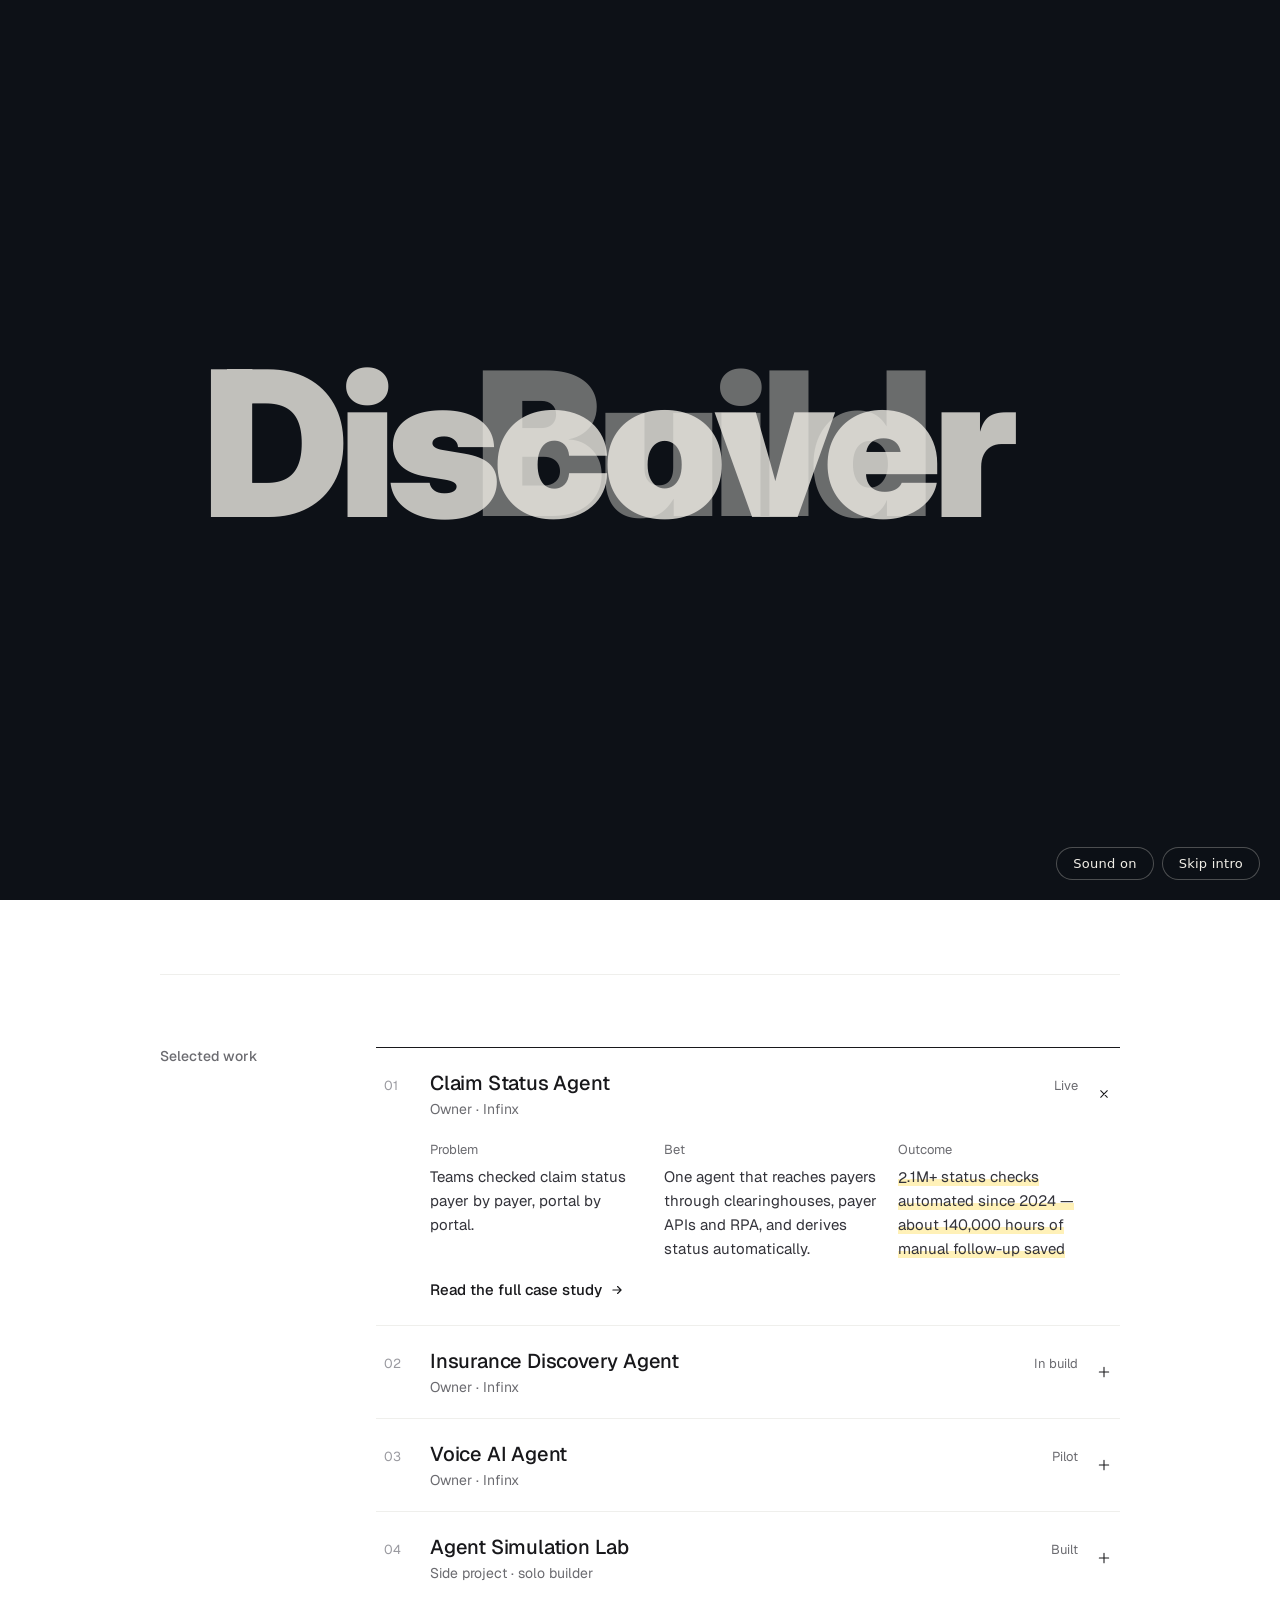
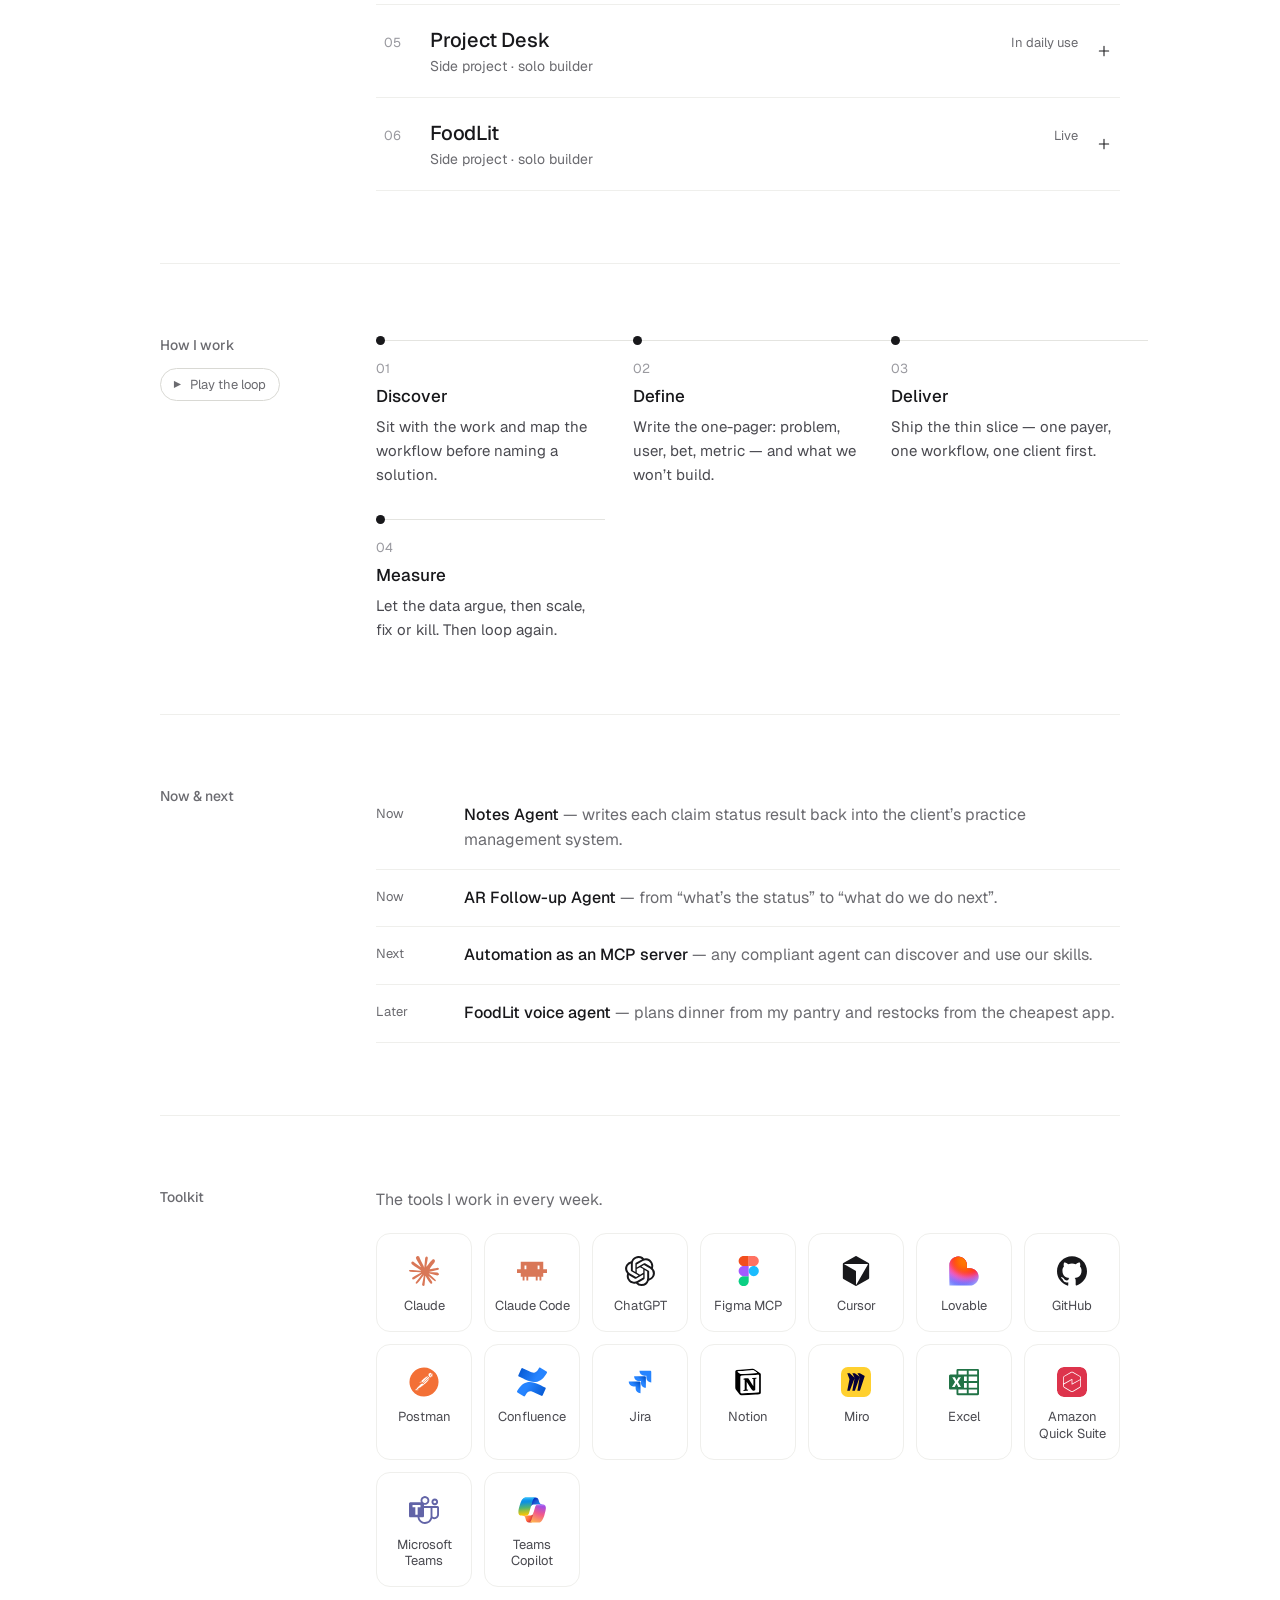
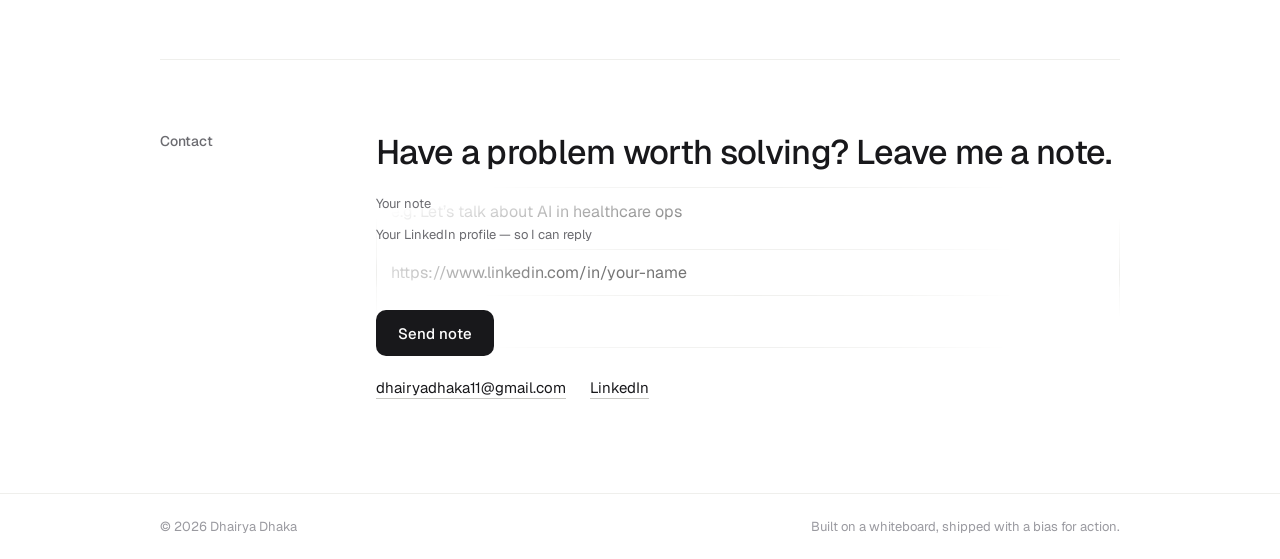
<file: index.html>
<!doctype html>
<html lang="en">
<head>
<meta charset="utf-8">
<meta name="viewport" content="width=device-width, initial-scale=1">
<script src="intro/intro.js" data-design="build"></script>
<title>Dhairya Dhaka — Product Manager</title>
<meta name="description" content="Dhairya Dhaka — Product Manager building AI agents for healthcare operations.">
<link rel="preconnect" href="https://fonts.googleapis.com">
<link href="https://fonts.googleapis.com/css2?family=Geist:wght@300;400;500;600&amp;family=Caveat:wght@600&amp;display=swap" rel="stylesheet">
<link rel="stylesheet" href="assets/ui.css?v=3">
<style>
body{margin:0;background:#FFFFFF}
html{scroll-behavior:smooth}
section[id]{scroll-margin-top:84px}
a{color:inherit}
button{font:inherit;color:inherit}
.m-link{text-decoration:none;color:#6B6B70;transition:color .15s ease}
.m-link:hover{color:#18181B}
.m-row{transition:background .2s ease}
.m-row:hover{background:#FAFAF8}
.m-acc{display:grid;grid-template-rows:0fr;transition:grid-template-rows .45s cubic-bezier(.2,.8,.2,1),opacity .3s ease;opacity:0}
.m-acc.open{grid-template-rows:1fr;opacity:1}
.m-acc>div{overflow:hidden}
.m-plus{transition:transform .35s cubic-bezier(.2,.8,.2,1)}
.m-plus.open{transform:rotate(45deg)}
.m-btn{transition:transform .2s ease,background .2s ease}
.m-btn:hover{transform:translateY(-1px)}
@supports (animation-timeline: view()){
.m-in{animation:mIn linear both;animation-timeline:view();animation-range:entry 0% cover 22%}
@keyframes mIn{from{opacity:0;translate:0 24px}to{opacity:1;translate:0 0}}
}
/* ---------- motion ---------- */
.h-up{animation:hUp .8s cubic-bezier(.2,.8,.2,1) backwards;animation-delay:var(--d,0s)}
@keyframes hUp{from{opacity:0;translate:0 18px}}
.w{display:inline-block;overflow:hidden;vertical-align:bottom;padding-bottom:.12em;margin-bottom:-.12em}
.w>span{display:inline-block;animation:wUp .9s cubic-bezier(.2,.8,.2,1) backwards;animation-delay:var(--d,0s)}
@keyframes wUp{from{transform:translateY(115%)}}
.hl-sweep{background-repeat:no-repeat;background-size:100% 100%;animation:hlSweep .9s cubic-bezier(.65,0,.35,1) backwards;animation-delay:1.05s}
@keyframes hlSweep{from{background-size:0% 100%}}
.ph-in{animation:phIn 1.2s cubic-bezier(.2,.8,.2,1) backwards .25s}
@keyframes phIn{from{clip-path:inset(100% 0 0 0 round 14px);scale:1.08}to{clip-path:inset(0 0 0 0 round 14px);scale:1}}
.ph-tilt{transition:transform .5s cubic-bezier(.2,.8,.2,1);will-change:transform}
.tag-pop{animation:tagPop .6s cubic-bezier(.34,1.56,.64,1) backwards 1.3s;transition:rotate .3s ease}
@keyframes tagPop{from{opacity:0;transform:scale(.4)}}
figure:hover .tag-pop{rotate:3deg}
.m-nav{position:relative}
.m-nav::after{content:"";position:absolute;left:0;right:0;bottom:-6px;height:1.5px;background:#18181B;transform:scaleX(0);transform-origin:left;transition:transform .35s cubic-bezier(.2,.8,.2,1)}
.m-nav:hover::after,.m-nav.is-active::after{transform:scaleX(1)}
.m-link.is-active{color:#18181B}
.m-progress{position:absolute;left:0;right:0;bottom:-1px;height:2px;background:#18181B;transform:scaleX(0);transform-origin:0 50%}
.m-sec{position:relative}
.m-sec::before{content:"";position:absolute;left:0;top:-1px;height:1px;width:160px;background:#18181B;transform:scaleX(0);transform-origin:left}
.m-row .m-title{display:inline-block;transition:transform .35s cubic-bezier(.2,.8,.2,1)}
.m-row:hover .m-title{transform:translateX(6px)}
.m-row .m-num{transition:color .2s ease}
.m-row:hover .m-num{color:#18181B}
.m-btn svg{transition:transform .25s cubic-bezier(.2,.8,.2,1)}
a.m-case svg{transition:transform .25s cubic-bezier(.2,.8,.2,1)}
a.m-case:hover svg{transform:translateX(4px)}
a.m-case{text-decoration:underline;text-underline-offset:5px;text-decoration-color:transparent;transition:text-decoration-color .2s ease}
a.m-case:hover{text-decoration-color:currentColor}
.m-btn:hover svg{transform:translateX(3px)}
.m-field{transition:border-color .2s ease,box-shadow .25s ease}
.m-field:focus{outline:none;border-color:#18181B;box-shadow:0 0 0 4px rgba(24,24,27,0.08)}
.m-step{position:relative;padding-top:24px}
.m-step::before{content:"";position:absolute;left:0;right:-28px;top:4px;height:1px;background:#E4E4E0}
.m-step:last-child::before{right:0}
.m-dot{position:absolute;left:0;top:0;width:9px;height:9px;border-radius:50%;background:#18181B}
@supports (animation-timeline: scroll()){
.m-progress{animation:mProg linear both;animation-timeline:scroll(root)}
@keyframes mProg{to{transform:scaleX(1)}}
}
@supports (animation-timeline: view()){
.m-sec::before{animation:mRule linear both;animation-timeline:view();animation-range:entry 10% cover 30%}
@keyframes mRule{to{transform:scaleX(1)}}
.m-st{animation:mIn linear both;animation-timeline:view();animation-range:entry calc(var(--i,0) * 4%) cover calc(18% + var(--i,0) * 4%)}
.m-dot{animation:mDot linear both;animation-timeline:view();animation-range:entry calc(20% + var(--i,0) * 6%) cover calc(30% + var(--i,0) * 6%)}
@keyframes mDot{from{transform:scale(0)}to{transform:scale(1)}}
}
.m-tool{transition:border-color .2s ease,background .2s ease}
.m-tool:hover{border-color:#C9C9C4;background:#FAFAF8}
.m-logo{display:block;width:30px;height:30px;background:currentColor;-webkit-mask:var(--logo) center/contain no-repeat;mask:var(--logo) center/contain no-repeat;transition:transform .35s cubic-bezier(.2,.8,.2,1)}
.m-logo-img{transition:transform .35s cubic-bezier(.2,.8,.2,1)}
.m-tool:hover .m-logo,.m-tool:hover .m-logo-img{transform:translateY(-2px)}
:root{--ui-ink:#18181B;--ui-muted:#6B6B70;--ui-line:#EFEFEC;--ui-bar:#D9D9D4;--ui-peak:#FFE58A;--ui-tip-bg:#18181B;--ui-tip-ink:#FFFFFF}
.m-play{display:inline-flex;align-items:center;gap:8px;padding:7px 13px 7px 11px;border:1px solid #D9D9D4;border-radius:99px;background:transparent;color:#6B6B70;font-size:13px;cursor:pointer;transition:border-color .2s ease,color .2s ease}
.m-play:hover,.m-play[aria-pressed="true"]{color:#18181B;border-color:#18181B}
.m-play-ic{display:inline-block;width:10px;font-size:10px;line-height:1}
.m-step{cursor:pointer;outline:none;border-radius:10px;transition:opacity .35s ease}
.m-step:focus-visible{box-shadow:0 0 0 2px #18181B;box-shadow:0 0 0 6px transparent,0 0 0 2px #18181B}
.is-stepping .m-step:not(.is-on){opacity:.35!important}
.m-step.is-on .m-dot{transform:scale(1.7)!important;background:#FFE58A!important;box-shadow:0 0 0 1px #18181B}
.m-step-title{align-self:flex-start;background:linear-gradient(transparent 62%, #FFF1B8 62%) no-repeat;background-size:0% 100%;transition:background-size .5s cubic-bezier(.65,0,.35,1)}
.m-step.is-on .m-step-title{background-size:100% 100%}
.m-theme{opacity:.75;transition:opacity .2s ease,transform .35s cubic-bezier(.2,.8,.2,1)}
.m-theme:hover{opacity:1;transform:rotate(-18deg)}
@media (prefers-reduced-motion: reduce){
html{scroll-behavior:auto}
*,*::before,*::after{animation:none !important;transition:none !important}
}
</style>
</head>
<body>
<div id="root"></div>
<script src="assets/ui.js?v=3"></script>
<script src="assets/react.production.min.js"></script>
<script src="assets/react-dom.production.min.js"></script>
<script>

var h=React.createElement;
function L(S,p){var parts=p.split('.'),v=S;for(var i=0;i<parts.length;i++){if(v==null)return undefined;v=v[parts[i]];}return v;}
function T(v){return v==null||v===false?'':String(v);}
function ST(css){var o={};if(!css)return o;String(css).split(';').forEach(function(d){var i=d.indexOf(':');if(i<0)return;var k=d.slice(0,i).trim(),v=d.slice(i+1).trim();if(!k)return;if(k.indexOf('--')!==0){if(k.indexOf('-webkit-')===0)k='Webkit'+k.slice(8);else if(k.indexOf('-moz-')===0)k='Moz'+k.slice(5);k=k.replace(/-([a-z])/g,function(m,c){return c.toUpperCase();});}o[k]=v;});return o;}
class DCLogic extends React.Component{render(){var S=this.renderVals();return TEMPLATE(S);}}
function TEMPLATE(S){return h("div",{style:ST("font-family: 'Geist', system-ui, sans-serif; color: #18181B; background: #FFFFFF; min-height: 100vh")},h("header",{style:ST("position: sticky; top: 0; z-index: 50; background: rgba(255,255,255,0.88); backdrop-filter: blur(10px); -webkit-backdrop-filter: blur(10px); border-bottom: 1px solid #EFEFEC")},h("nav",{style:ST("max-width: 960px; margin: 0 auto; padding: 16px 24px; display: flex; flex-wrap: wrap; justify-content: space-between; align-items: center; gap: 12px")},h("a",{"href":"#top","onClick":L(S,"jump"),style:ST("text-decoration: none; display: flex; align-items: center; gap: 10px; font-weight: 500; font-size: 15px")},h("span",{"aria-hidden":"true",style:ST("width: 14px; height: 14px; background: #FFE58A; border: 1px solid #18181B; rotate: -6deg")}),"Dhairya Dhaka"),h("div",{style:ST("display: flex; flex-wrap: wrap; gap: 24px; font-size: 14px")},h("a",{"className":("m-link m-nav "+T(L(S,"nav.about"))+""),"href":"#about","onClick":L(S,"jump")},"About"),h("a",{"className":("m-link m-nav "+T(L(S,"nav.work"))+""),"href":"#work","onClick":L(S,"jump")},"Work"),h("a",{"className":("m-link m-nav "+T(L(S,"nav.approach"))+""),"href":"#approach","onClick":L(S,"jump")},"Approach"),h("a",{"className":("m-link m-nav "+T(L(S,"nav.now"))+""),"href":"#now","onClick":L(S,"jump")},"Now"),h("a",{"className":("m-link m-nav "+T(L(S,"nav.contact"))+""),"href":"#contact","onClick":L(S,"jump"),style:ST("color: #18181B; font-weight: 500")},"Contact"),h("a",{"className":"m-theme","href":"dark.html",ref:L(S,"setThemeLink"),"onClick":L(S,"themeClick"),"aria-label":"Switch to dark mode","title":"Switch to dark mode",style:ST("display: inline-flex; align-items: center; justify-content: center; width: 34px; height: 34px; margin: -8px 0; border: 1px solid currentColor; border-radius: 999px; color: #18181B; text-decoration: none")},h("svg",{"width":"16","height":"16","viewBox":"0 0 24 24","fill":"none","stroke":"currentColor","strokeWidth":"1.8","strokeLinecap":"round","strokeLinejoin":"round","aria-hidden":"true"},h("path",{"d":"M20 14.5A8 8 0 0 1 9.5 4a8 8 0 1 0 10.5 10.5z"}))))),h("div",{"className":"m-progress","aria-hidden":"true"})),h("main",{style:ST("max-width: 960px; margin: 0 auto; padding: 0 24px")},h("section",{"id":"top",style:ST("position: relative; padding: 112px 0 96px; display: flex; flex-wrap: wrap; gap: 40px; align-items: flex-end; justify-content: space-between")},h("canvas",{"className":"m-field","aria-hidden":"true"}),h("div",{style:ST("flex: 1 1 480px; min-width: 0; display: flex; flex-direction: column; gap: 24px")},h("span",{"className":"h-up",style:ST("--d: .05s; font-size: 14px; color: #6B6B70")},"Product Manager · Pune, India"),h("h1",{style:ST("margin: 0; font-size: clamp(40px, 6vw, 64px); font-weight: 500; line-height: 1.05; letter-spacing: -0.035em")},h("span",{"className":"w"},h("span",{style:ST("--d: .12s")},"I"))," ",h("span",{"className":"w"},h("span",{style:ST("--d: .18s")},"turn"))," ",h("span",{"className":"w"},h("span",{style:ST("--d: .24s")},"messy"))," ",h("span",{"className":"w"},h("span",{style:ST("--d: .30s")},"whiteboards"))," ",h("span",{"className":"w"},h("span",{style:ST("--d: .36s")},"into"))," ",h("span",{"className":"w"},h("span",{style:ST("--d: .44s")},h("span",{"className":"hl-sweep",style:ST("background: linear-gradient(transparent 60%, #FFE58A 60%); padding: 0 2px")},"shipped products.")))),h("p",{"className":"h-up",style:ST("--d: .6s; margin: 0; font-size: 18px; line-height: 1.65; color: #4A4A50; max-width: 520px")},"Product Manager at Infinx Healthcare, building AI agents that take the busywork out of healthcare revenue cycle."),h("div",{"className":"h-up",style:ST("--d: .75s; display: flex; flex-wrap: wrap; gap: 20px; align-items: center; margin-top: 4px")},h("a",{"className":"m-btn","href":"#work","onClick":L(S,"jump"),style:ST("text-decoration: none; background: #18181B; color: #FFFFFF; font-size: 15px; font-weight: 500; padding: 13px 20px; border-radius: 10px; display: inline-flex; align-items: center; gap: 8px")},"See my work ",h("svg",{"width":"14","height":"14","viewBox":"0 0 24 24","fill":"none","stroke":"currentColor","strokeWidth":"2","strokeLinecap":"round","strokeLinejoin":"round","aria-hidden":"true"},h("path",{"d":"M5 12h14M13 6l6 6-6 6"}))),h("a",{"className":"m-link","href":"#contact","onClick":L(S,"jump"),style:ST("font-size: 15px; color: #18181B; text-decoration: underline; text-underline-offset: 5px; text-decoration-color: #C9C9C4")},"Get in touch"))),h("figure",{"className":"ph-tilt",ref:L(S,"setFig"),"onMouseMove":L(S,"tilt"),"onMouseLeave":L(S,"untilt"),style:ST("flex: 0 0 auto; margin: 0; position: relative")},h("img",{"className":"ph-in","src":"assets/dhairya.jpg","alt":"Portrait of Dhairya Dhaka",style:ST("display: block; width: 200px; height: 240px; object-fit: cover; object-position: 50% 28%; border-radius: 14px; filter: grayscale(1)")}),h("figcaption",{"className":"tag-pop",style:ST("position: absolute; right: -14px; bottom: -18px; font-family: 'Caveat', cursive; font-size: 22px; background: #FFE58A; padding: 2px 10px; rotate: -4deg")},"hi, I’m Dhairya"))),h("section",{"id":"about","className":"m-in m-sec",style:ST("padding: 72px 0; border-top: 1px solid #EFEFEC; display: flex; flex-wrap: wrap; gap: 24px 56px")},h("h2",{style:ST("flex: 0 0 160px; margin: 0; font-size: 14px; font-weight: 500; color: #6B6B70")},"About"),h("div",{style:ST("flex: 1 1 480px; min-width: 0; display: flex; flex-direction: column; gap: 18px; font-size: 17px; line-height: 1.75; color: #33333A")},h("p",{style:ST("margin: 0")},"I own the Claim Status Agent at Infinx, work on the Eligibility & Benefits Agent, and build AI agents that take repetitive work off revenue cycle and prior authorization teams."),h("p",{style:ST("margin: 0")},"Before product, I led a team of ~20 in quality operations at Amazon. That’s where I learned to obsess over defects, process and the customer on the other end."),h("dl",{style:ST("margin: 12px 0 0; display: grid; grid-template-columns: repeat(auto-fit, minmax(150px, 1fr)); gap: 20px; font-size: 15px; line-height: 1.5")},h("div",null,h("dt",{style:ST("font-size: 13px; color: #6B6B70; margin-bottom: 4px")},"Focus"),h("dd",{style:ST("margin: 0")},"AI agents for healthcare RCM")),h("div",null,h("dt",{style:ST("font-size: 13px; color: #6B6B70; margin-bottom: 4px")},"North star"),h("dd",{style:ST("margin: 0")},"Hours of manual follow-up removed")),h("div",null,h("dt",{style:ST("font-size: 13px; color: #6B6B70; margin-bottom: 4px")},"Before"),h("dd",{style:ST("margin: 0")},"Amazon, led a team of ~20"))))),h("section",{"id":"work","className":"m-in m-sec",style:ST("padding: 72px 0; border-top: 1px solid #EFEFEC; display: flex; flex-wrap: wrap; gap: 24px 56px")},h("h2",{style:ST("flex: 0 0 160px; margin: 0; font-size: 14px; font-weight: 500; color: #6B6B70")},"Selected work"),h("div",{style:ST("flex: 1 1 480px; min-width: 0; display: flex; flex-direction: column; border-top: 1px solid #18181B")},(L(S,"cases")||[]).map(function(it,i){return (function(S){return h(React.Fragment,{key:i},h("div",{"className":"m-st",style:ST(("--i: "+T(L(S,"$index"))+"; border-bottom: 1px solid #EFEFEC"))},h("button",{"type":"button","className":"m-row","onClick":L(S,"c.toggle"),"aria-expanded":L(S,"c.expanded"),style:ST("width: 100%; background: transparent; border: 0; padding: 22px 8px; display: flex; align-items: baseline; gap: 18px; text-align: left; cursor: pointer")},h("span",{"className":"m-num",style:ST("flex: 0 0 28px; font-size: 13px; color: #9A9AA0")},T(L(S,"c.num"))),h("span",{style:ST("flex: 1 1 auto; min-width: 0; display: flex; flex-direction: column; gap: 4px")},h("span",{"className":"m-title",style:ST("font-size: 20px; font-weight: 500; letter-spacing: -0.01em")},T(L(S,"c.title"))),h("span",{style:ST("font-size: 14px; color: #6B6B70")},T(L(S,"c.role")))),h("span",{style:ST("flex: 0 0 auto; font-size: 13px; color: #6B6B70; white-space: nowrap")},T(L(S,"c.status"))),h("svg",{"className":L(S,"c.plusCls"),"width":"16","height":"16","viewBox":"0 0 24 24","fill":"none","stroke":"#18181B","strokeWidth":"1.6","strokeLinecap":"round","aria-hidden":"true",style:ST("flex: 0 0 auto; align-self: center")},h("path",{"d":"M12 5v14M5 12h14"}))),h("div",{"className":L(S,"c.accCls")},h("div",null,h("div",{style:ST("padding: 0 8px 18px 54px; display: grid; grid-template-columns: repeat(auto-fit, minmax(180px, 1fr)); gap: 20px; font-size: 15px; line-height: 1.6; color: #33333A")},h("div",null,h("div",{style:ST("font-size: 13px; color: #6B6B70; margin-bottom: 4px")},"Problem"),T(L(S,"c.problem"))),h("div",null,h("div",{style:ST("font-size: 13px; color: #6B6B70; margin-bottom: 4px")},"Bet"),T(L(S,"c.bet"))),h("div",null,h("div",{style:ST("font-size: 13px; color: #6B6B70; margin-bottom: 4px")},"Outcome"),h("span",{style:ST("background: linear-gradient(transparent 62%, #FFF1B8 62%)")},(window.DDUI?DDUI.roll(h,L(S,"c.outcome")):T(L(S,"c.outcome")))))),h("a",{"className":"m-case","href":L(S,"c.href"),style:ST("margin: 0 8px 26px 54px; text-decoration: none; display: inline-flex; align-items: center; gap: 8px; font-size: 15px; font-weight: 500")},"Read the full case study ",h("svg",{"width":"14","height":"14","viewBox":"0 0 24 24","fill":"none","stroke":"currentColor","strokeWidth":"2","strokeLinecap":"round","strokeLinejoin":"round","aria-hidden":"true"},h("path",{"d":"M5 12h14M13 6l6 6-6 6"})))))));})(Object.assign({},S,{"c":it,$index:i}));}))),h("section",{"id":"approach","className":"m-in m-sec",style:ST("padding: 72px 0; border-top: 1px solid #EFEFEC; display: flex; flex-wrap: wrap; gap: 24px 56px")},h("div",{style:ST("flex: 0 0 160px; display: flex; flex-direction: column; align-items: flex-start; gap: 14px")},h("h2",{style:ST("margin: 0; font-size: 14px; font-weight: 500; color: #6B6B70")},"How I work"),h("button",{"type":"button","className":"m-play","onClick":L(S,"steps.play"),"aria-pressed":L(S,"steps.pressed")},h("span",{"className":"m-play-ic","aria-hidden":"true"},L(S,"steps.icon")),L(S,"steps.label"))),h("ol",{"className":L(S,"steps.wrap"),style:ST("flex: 1 1 480px; min-width: 0; margin: 0; padding: 0; list-style: none; display: grid; grid-template-columns: repeat(auto-fit, minmax(180px, 1fr)); gap: 28px")},h("li",{"className":("m-step m-st "+T(L(S,"steps.cls.0"))),"tabIndex":0,"aria-current":L(S,"steps.cur.0"),"onClick":L(S,"steps.pick.0"),"onKeyDown":L(S,"steps.key.0"),style:ST("--i: 0; display: flex; flex-direction: column; gap: 8px")},h("span",{"className":"m-dot","aria-hidden":"true",style:ST("--i: 0")}),h("span",{style:ST("font-size: 13px; color: #9A9AA0")},"01"),h("span",{"className":"m-step-title",style:ST("font-size: 17px; font-weight: 500")},"Discover"),h("span",{style:ST("font-size: 15px; line-height: 1.6; color: #4A4A50")},"Sit with the work and map the workflow before naming a solution.")),h("li",{"className":("m-step m-st "+T(L(S,"steps.cls.1"))),"tabIndex":0,"aria-current":L(S,"steps.cur.1"),"onClick":L(S,"steps.pick.1"),"onKeyDown":L(S,"steps.key.1"),style:ST("--i: 1; display: flex; flex-direction: column; gap: 8px")},h("span",{"className":"m-dot","aria-hidden":"true",style:ST("--i: 1")}),h("span",{style:ST("font-size: 13px; color: #9A9AA0")},"02"),h("span",{"className":"m-step-title",style:ST("font-size: 17px; font-weight: 500")},"Define"),h("span",{style:ST("font-size: 15px; line-height: 1.6; color: #4A4A50")},"Write the one-pager: problem, user, bet, metric — and what we won’t build.")),h("li",{"className":("m-step m-st "+T(L(S,"steps.cls.2"))),"tabIndex":0,"aria-current":L(S,"steps.cur.2"),"onClick":L(S,"steps.pick.2"),"onKeyDown":L(S,"steps.key.2"),style:ST("--i: 2; display: flex; flex-direction: column; gap: 8px")},h("span",{"className":"m-dot","aria-hidden":"true",style:ST("--i: 2")}),h("span",{style:ST("font-size: 13px; color: #9A9AA0")},"03"),h("span",{"className":"m-step-title",style:ST("font-size: 17px; font-weight: 500")},"Deliver"),h("span",{style:ST("font-size: 15px; line-height: 1.6; color: #4A4A50")},"Ship the thin slice — one payer, one workflow, one client first.")),h("li",{"className":("m-step m-st "+T(L(S,"steps.cls.3"))),"tabIndex":0,"aria-current":L(S,"steps.cur.3"),"onClick":L(S,"steps.pick.3"),"onKeyDown":L(S,"steps.key.3"),style:ST("--i: 3; display: flex; flex-direction: column; gap: 8px")},h("span",{"className":"m-dot","aria-hidden":"true",style:ST("--i: 3")}),h("span",{style:ST("font-size: 13px; color: #9A9AA0")},"04"),h("span",{"className":"m-step-title",style:ST("font-size: 17px; font-weight: 500")},"Measure"),h("span",{style:ST("font-size: 15px; line-height: 1.6; color: #4A4A50")},"Let the data argue, then scale, fix or kill. Then loop again.")))),h("section",{"id":"now","className":"m-in m-sec",style:ST("padding: 72px 0; border-top: 1px solid #EFEFEC; display: flex; flex-wrap: wrap; gap: 24px 56px")},h("h2",{style:ST("flex: 0 0 160px; margin: 0; font-size: 14px; font-weight: 500; color: #6B6B70")},"Now & next"),h("div",{style:ST("flex: 1 1 480px; min-width: 0; display: flex; flex-direction: column")},h("div",{"className":"m-st",style:ST("--i: 0; display: flex; flex-wrap: wrap; gap: 6px 24px; padding: 16px 0; border-bottom: 1px solid #EFEFEC")},h("span",{style:ST("flex: 0 0 64px; font-size: 13px; color: #6B6B70; padding-top: 2px")},"Now"),h("span",{style:ST("flex: 1 1 300px; font-size: 16px; line-height: 1.55")},h("strong",{style:ST("font-weight: 500")},"Notes Agent")," ",h("span",{style:ST("color: #6B6B70")},"— writes each claim status result back into the client’s practice management system."))),h("div",{"className":"m-st",style:ST("--i: 1; display: flex; flex-wrap: wrap; gap: 6px 24px; padding: 16px 0; border-bottom: 1px solid #EFEFEC")},h("span",{style:ST("flex: 0 0 64px; font-size: 13px; color: #6B6B70; padding-top: 2px")},"Now"),h("span",{style:ST("flex: 1 1 300px; font-size: 16px; line-height: 1.55")},h("strong",{style:ST("font-weight: 500")},"AR Follow-up Agent")," ",h("span",{style:ST("color: #6B6B70")},"— from “what’s the status” to “what do we do next”."))),h("div",{"className":"m-st",style:ST("--i: 2; display: flex; flex-wrap: wrap; gap: 6px 24px; padding: 16px 0; border-bottom: 1px solid #EFEFEC")},h("span",{style:ST("flex: 0 0 64px; font-size: 13px; color: #6B6B70; padding-top: 2px")},"Next"),h("span",{style:ST("flex: 1 1 300px; font-size: 16px; line-height: 1.55")},h("strong",{style:ST("font-weight: 500")},"Automation as an MCP server")," ",h("span",{style:ST("color: #6B6B70")},"— any compliant agent can discover and use our skills."))),h("div",{"className":"m-st",style:ST("--i: 3; display: flex; flex-wrap: wrap; gap: 6px 24px; padding: 16px 0; border-bottom: 1px solid #EFEFEC")},h("span",{style:ST("flex: 0 0 64px; font-size: 13px; color: #6B6B70; padding-top: 2px")},"Later"),h("span",{style:ST("flex: 1 1 300px; font-size: 16px; line-height: 1.55")},h("strong",{style:ST("font-weight: 500")},"FoodLit voice agent")," ",h("span",{style:ST("color: #6B6B70")},"— plans dinner from my pantry and restocks from the cheapest app."))))),h("section",{"id":"tools","className":"m-in m-sec",style:ST("padding: 72px 0; border-top: 1px solid #EFEFEC; display: flex; flex-wrap: wrap; gap: 24px 56px")},h("h2",{style:ST("flex: 0 0 160px; margin: 0; font-size: 14px; font-weight: 500; color: #6B6B70")},"Toolkit"),h("div",{style:ST("flex: 1 1 480px; min-width: 0; display: flex; flex-direction: column; gap: 20px")},h("p",{style:ST("margin: 0; font-size: 16px; line-height: 1.55; color: #6B6B70")},"The tools I work in every week."),h("ul",{style:ST("list-style: none; margin: 0; padding: 0; display: grid; grid-template-columns: repeat(auto-fill, minmax(96px, 1fr)); gap: 12px")},h("li",{"className":"m-tool m-st",style:ST("--i: 0; display: flex; flex-direction: column; align-items: center; gap: 12px; padding: 22px 8px 16px; border: 1px solid #EFEFEC; border-radius: 14px; text-align: center")},h("img",{"className":"m-logo-img","src":"assets/tools/claude.svg","alt":"","width":"30","height":"30",style:ST("display: block; width: 30px; height: 30px; object-fit: contain")}),h("span",{style:ST("font-size: 13px; line-height: 1.3; color: #4A4A50")},"Claude")),h("li",{"className":"m-tool m-st",style:ST("--i: 1; display: flex; flex-direction: column; align-items: center; gap: 12px; padding: 22px 8px 16px; border: 1px solid #EFEFEC; border-radius: 14px; text-align: center")},h("img",{"className":"m-logo-img","src":"assets/tools/claudecode.svg","alt":"","width":"30","height":"30",style:ST("display: block; width: 30px; height: 30px; object-fit: contain")}),h("span",{style:ST("font-size: 13px; line-height: 1.3; color: #4A4A50")},"Claude Code")),h("li",{"className":"m-tool m-st",style:ST("--i: 2; display: flex; flex-direction: column; align-items: center; gap: 12px; padding: 22px 8px 16px; border: 1px solid #EFEFEC; border-radius: 14px; text-align: center")},h("span",{"className":"m-logo","aria-hidden":"true",style:ST("--logo: url(assets/tools/chatgpt.svg); color: #18181B")}),h("span",{style:ST("font-size: 13px; line-height: 1.3; color: #4A4A50")},"ChatGPT")),h("li",{"className":"m-tool m-st",style:ST("--i: 3; display: flex; flex-direction: column; align-items: center; gap: 12px; padding: 22px 8px 16px; border: 1px solid #EFEFEC; border-radius: 14px; text-align: center")},h("img",{"className":"m-logo-img","src":"assets/tools/figma.svg","alt":"","width":"30","height":"30",style:ST("display: block; width: 30px; height: 30px; object-fit: contain")}),h("span",{style:ST("font-size: 13px; line-height: 1.3; color: #4A4A50")},"Figma MCP")),h("li",{"className":"m-tool m-st",style:ST("--i: 4; display: flex; flex-direction: column; align-items: center; gap: 12px; padding: 22px 8px 16px; border: 1px solid #EFEFEC; border-radius: 14px; text-align: center")},h("span",{"className":"m-logo","aria-hidden":"true",style:ST("--logo: url(assets/tools/cursor.svg); color: #18181B")}),h("span",{style:ST("font-size: 13px; line-height: 1.3; color: #4A4A50")},"Cursor")),h("li",{"className":"m-tool m-st",style:ST("--i: 5; display: flex; flex-direction: column; align-items: center; gap: 12px; padding: 22px 8px 16px; border: 1px solid #EFEFEC; border-radius: 14px; text-align: center")},h("img",{"className":"m-logo-img","src":"assets/tools/lovable.svg","alt":"","width":"30","height":"30",style:ST("display: block; width: 30px; height: 30px; object-fit: contain")}),h("span",{style:ST("font-size: 13px; line-height: 1.3; color: #4A4A50")},"Lovable")),h("li",{"className":"m-tool m-st",style:ST("--i: 6; display: flex; flex-direction: column; align-items: center; gap: 12px; padding: 22px 8px 16px; border: 1px solid #EFEFEC; border-radius: 14px; text-align: center")},h("span",{"className":"m-logo","aria-hidden":"true",style:ST("--logo: url(assets/tools/github.svg); color: #18181B")}),h("span",{style:ST("font-size: 13px; line-height: 1.3; color: #4A4A50")},"GitHub")),h("li",{"className":"m-tool m-st",style:ST("--i: 7; display: flex; flex-direction: column; align-items: center; gap: 12px; padding: 22px 8px 16px; border: 1px solid #EFEFEC; border-radius: 14px; text-align: center")},h("img",{"className":"m-logo-img","src":"assets/tools/postman.svg","alt":"","width":"30","height":"30",style:ST("display: block; width: 30px; height: 30px; object-fit: contain")}),h("span",{style:ST("font-size: 13px; line-height: 1.3; color: #4A4A50")},"Postman")),h("li",{"className":"m-tool m-st",style:ST("--i: 8; display: flex; flex-direction: column; align-items: center; gap: 12px; padding: 22px 8px 16px; border: 1px solid #EFEFEC; border-radius: 14px; text-align: center")},h("img",{"className":"m-logo-img","src":"assets/tools/confluence.svg","alt":"","width":"30","height":"30",style:ST("display: block; width: 30px; height: 30px; object-fit: contain")}),h("span",{style:ST("font-size: 13px; line-height: 1.3; color: #4A4A50")},"Confluence")),h("li",{"className":"m-tool m-st",style:ST("--i: 9; display: flex; flex-direction: column; align-items: center; gap: 12px; padding: 22px 8px 16px; border: 1px solid #EFEFEC; border-radius: 14px; text-align: center")},h("img",{"className":"m-logo-img","src":"assets/tools/jira.svg","alt":"","width":"30","height":"30",style:ST("display: block; width: 30px; height: 30px; object-fit: contain")}),h("span",{style:ST("font-size: 13px; line-height: 1.3; color: #4A4A50")},"Jira")),h("li",{"className":"m-tool m-st",style:ST("--i: 10; display: flex; flex-direction: column; align-items: center; gap: 12px; padding: 22px 8px 16px; border: 1px solid #EFEFEC; border-radius: 14px; text-align: center")},h("img",{"className":"m-logo-img","src":"assets/tools/notion.svg","alt":"","width":"30","height":"30",style:ST("display: block; width: 30px; height: 30px; object-fit: contain")}),h("span",{style:ST("font-size: 13px; line-height: 1.3; color: #4A4A50")},"Notion")),h("li",{"className":"m-tool m-st",style:ST("--i: 11; display: flex; flex-direction: column; align-items: center; gap: 12px; padding: 22px 8px 16px; border: 1px solid #EFEFEC; border-radius: 14px; text-align: center")},h("img",{"className":"m-logo-img","src":"assets/tools/miro.svg","alt":"","width":"30","height":"30",style:ST("display: block; width: 30px; height: 30px; object-fit: contain")}),h("span",{style:ST("font-size: 13px; line-height: 1.3; color: #4A4A50")},"Miro")),h("li",{"className":"m-tool m-st",style:ST("--i: 12; display: flex; flex-direction: column; align-items: center; gap: 12px; padding: 22px 8px 16px; border: 1px solid #EFEFEC; border-radius: 14px; text-align: center")},h("img",{"className":"m-logo-img","src":"assets/tools/excel.svg","alt":"","width":"30","height":"30",style:ST("display: block; width: 30px; height: 30px; object-fit: contain")}),h("span",{style:ST("font-size: 13px; line-height: 1.3; color: #4A4A50")},"Excel")),h("li",{"className":"m-tool m-st",style:ST("--i: 13; display: flex; flex-direction: column; align-items: center; gap: 12px; padding: 22px 8px 16px; border: 1px solid #EFEFEC; border-radius: 14px; text-align: center")},h("img",{"className":"m-logo-img","src":"assets/tools/quicksuite.svg","alt":"","width":"30","height":"30",style:ST("display: block; width: 30px; height: 30px; object-fit: contain")}),h("span",{style:ST("font-size: 13px; line-height: 1.3; color: #4A4A50")},"Amazon Quick Suite")),h("li",{"className":"m-tool m-st",style:ST("--i: 14; display: flex; flex-direction: column; align-items: center; gap: 12px; padding: 22px 8px 16px; border: 1px solid #EFEFEC; border-radius: 14px; text-align: center")},h("img",{"className":"m-logo-img","src":"assets/tools/teams.svg","alt":"","width":"30","height":"30",style:ST("display: block; width: 30px; height: 30px; object-fit: contain")}),h("span",{style:ST("font-size: 13px; line-height: 1.3; color: #4A4A50")},"Microsoft Teams")),h("li",{"className":"m-tool m-st",style:ST("--i: 15; display: flex; flex-direction: column; align-items: center; gap: 12px; padding: 22px 8px 16px; border: 1px solid #EFEFEC; border-radius: 14px; text-align: center")},h("img",{"className":"m-logo-img","src":"assets/tools/copilot.svg","alt":"","width":"30","height":"30",style:ST("display: block; width: 30px; height: 30px; object-fit: contain")}),h("span",{style:ST("font-size: 13px; line-height: 1.3; color: #4A4A50")},"Teams Copilot"))))),h("section",{"id":"contact","className":"m-in m-sec",style:ST("padding: 72px 0 96px; border-top: 1px solid #EFEFEC; display: flex; flex-wrap: wrap; gap: 24px 56px")},h("h2",{style:ST("flex: 0 0 160px; margin: 0; font-size: 14px; font-weight: 500; color: #6B6B70")},"Contact"),h("div",{style:ST("flex: 1 1 480px; min-width: 0; display: flex; flex-direction: column; gap: 22px")},h("p",{style:ST("margin: 0; font-size: clamp(26px, 3.4vw, 34px); font-weight: 500; line-height: 1.2; letter-spacing: -0.02em")},"Have a problem worth solving? Leave me a note."),h("form",{"onSubmit":L(S,"submitNote"),"noValidate":true,style:ST("position: relative; display: flex; flex-direction: column; gap: 14px")},h("label",{"htmlFor":"m-note",style:ST("font-size: 13px; color: #6B6B70")},"Your note"),h("textarea",{"className":"m-field","id":"m-note","rows":"3","maxLength":"280","value":L(S,"draft"),"onChange":L(S,"onDraft"),"placeholder":"e.g. Let’s talk about AI in healthcare ops",style:ST("box-sizing: border-box; padding: 12px 14px; font: inherit; font-size: 16px; line-height: 1.5; border: 1px solid #D9D9D4; border-radius: 10px; background: #FFFFFF; color: #18181B; resize: vertical; margin-top: -8px")}),h("label",{"htmlFor":"m-li",style:ST("font-size: 13px; color: #6B6B70")},"Your LinkedIn profile — so I can reply"),h("input",{"className":"m-field","id":"m-li","type":"url","inputMode":"url","autoComplete":"url","value":L(S,"linkedin"),"onChange":L(S,"onLinkedin"),"placeholder":"https://www.linkedin.com/in/your-name","aria-invalid":L(S,"liInvalid"),"aria-describedby":"m-msg",style:ST(L(S,"liStyle"))}),h("input",{"type":"text","name":"_gotcha","tabIndex":"-1","autoComplete":"off","value":L(S,"gotcha"),"onChange":L(S,"onGotcha"),"aria-hidden":"true",style:ST("position: absolute; left: -9999px; width: 1px; height: 1px; opacity: 0")}),h("div",{style:ST("display: flex; flex-wrap: wrap; align-items: center; gap: 16px")},h("button",{"type":"submit","className":"m-btn","disabled":L(S,"sending"),style:ST("min-height: 46px; padding: 12px 22px; background: #18181B; color: #FFFFFF; border: 0; border-radius: 10px; font-size: 15px; font-weight: 500; cursor: pointer")},T(L(S,"submitLabel"))),h("span",{"id":"m-msg","role":"status","aria-live":"polite",style:ST(L(S,"msgStyle"))},T(L(S,"formMsg"))))),h("div",{style:ST("display: flex; flex-wrap: wrap; gap: 24px; font-size: 15px")},h("a",{"className":"m-link","href":"mailto:dhairyadhaka11@gmail.com",style:ST("color: #18181B; text-decoration: underline; text-underline-offset: 5px; text-decoration-color: #C9C9C4")},"dhairyadhaka11@gmail.com"),h("a",{"className":"m-link","href":"https://www.linkedin.com/in/dhairya-dhaka/","target":"_blank","rel":"noopener noreferrer",style:ST("color: #18181B; text-decoration: underline; text-underline-offset: 5px; text-decoration-color: #C9C9C4")},"LinkedIn"))))),h("footer",{style:ST("border-top: 1px solid #EFEFEC")},h("div",{style:ST("max-width: 960px; margin: 0 auto; padding: 24px; display: flex; flex-wrap: wrap; justify-content: space-between; gap: 8px; font-size: 13px; color: #9A9AA0")},h("span",null,"© 2026 Dhairya Dhaka"),h("span",null,"Built on a whiteboard, shipped with a bias for action."))));}
class Component extends DCLogic {
constructor(props) {
super(props);
this.state = { step: -1, stepPlaying: false, active: '', open: { csa: true }, draft: '', linkedin: '', gotcha: '', formStatus: 'idle', formMsg: '' };
// Formspree endpoint: notes + LinkedIn links are emailed to Dhairya.
this.formEndpoint = 'https://formspree.io/f/xppqdjok';
// Inside the Claude design canvas the network is blocked, so the form runs in preview mode there.
let host = '';
try { host = window.location.hostname || ''; } catch (err) {}
this.previewMode = !host || /claude\.ai|claudeusercontent|anthropic/i.test(host);
}
componentDidMount() {
// Auto theme: dark from 7 pm to 7 am in the visitor's own timezone, light otherwise.
// A manual choice (the sun/moon button) wins for the rest of the visit.
try {
let choice = null;
try { choice = window.sessionStorage.getItem('dd-theme-choice'); } catch (err) {}
const h = new Date().getHours();
const want = choice || ((h >= 19 || h < 7) ? 'dark' : 'light');
if (want !== 'light' && this.themeLink) { this.autoSwitch = true; this.themeLink.click(); }
} catch (err) {}
try {
const secs = Array.prototype.slice.call(document.querySelectorAll('section[id]'));
this.io = new IntersectionObserver((entries) => {
entries.forEach((en) => { if (en.isIntersecting && en.target.id !== this.state.active) this.setState({ active: en.target.id }); });
}, { rootMargin: '-45% 0px -50% 0px' });
secs.forEach((el) => this.io.observe(el));
} catch (err) {}
}
componentWillUnmount() { try { if (this.io) this.io.disconnect(); } catch (err) {} clearTimeout(this.stepTimer); }
// Approach: "Play" walks through the four steps, one at a time; clicking a step shows just that one
playSteps() {
clearTimeout(this.stepTimer);
if (this.state.stepPlaying) { this.setState({ stepPlaying: false, step: -1 }); return; }
const next = (i) => {
if (i > 3) { this.setState({ stepPlaying: false, step: -1 }); return; }
this.setState({ stepPlaying: true, step: i });
this.stepTimer = setTimeout(() => next(i + 1), 1800);
};
next(0);
}
pickStep(i) {
clearTimeout(this.stepTimer);
this.setState({ stepPlaying: false, step: this.state.step === i && !this.state.stepPlaying ? -1 : i });
}
renderVals() {
const s = this.state;
const data = [
{ id: 'csa', href: 'claim-status-agent.html', num: '01', title: 'Claim Status Agent', role: 'Owner · Infinx', status: 'Live',
problem: 'Teams checked claim status payer by payer, portal by portal.',
bet: 'One agent that reaches payers through clearinghouses, payer APIs and RPA, and derives status automatically.',
outcome: '2.1M+ status checks automated since 2024 — about 140,000 hours of manual follow-up saved' },
{ id: 'discovery', href: 'insurance-discovery-agent.html', num: '02', title: 'Insurance Discovery Agent', role: 'Owner · Infinx', status: 'In build',
problem: 'Claims stall when a patient’s active coverage is unknown.',
bet: 'One agent orchestrating multiple discovery APIs, callable by any product.',
outcome: '[RESULT, e.g. coverage found rate]' },
{ id: 'voice', href: 'voice-ai-agent.html', num: '03', title: 'Voice AI Agent', role: 'Owner · Infinx', status: 'Pilot',
problem: 'Some answers only come from calling the payer — and waiting on hold.',
bet: 'AI voice vendors make the call; we route the request and read the result.',
outcome: '[RESULT, e.g. calls handled without a human]' },
{ id: 'simlab', href: 'agent-simulation-lab.html', num: '04', title: 'Agent Simulation Lab', role: 'Side project · solo builder', status: 'Built',
problem: 'PMs can ideate agents but can’t test them end to end without engineering time, test environments and real data.',
bet: 'Nine specialist AI agents take an idea from plain English to PRD, build it, and stress-test it against fake copies of the systems it touches.',
outcome: 'An idea goes from plain English to a scored, decided run in one sitting — targets: under 2 hours, 20+ scenarios in under 5 minutes' },
{ id: 'pdesk', href: 'project-desk.html', num: '05', title: 'Project Desk', role: 'Side project · solo builder', status: 'In daily use',
problem: 'Most PM work — research, analysis, decisions, unblocking — never becomes a ticket or a page, so it can’t be measured or shown.',
bet: 'One live PM operating system, kept current by scheduled agents that read metrics, tickets and docs through MCP and write the weekly summary.',
outcome: 'Five projects and seven clients on one screen, with an AI-written weekly status — built with Claude in a few days' },
{ id: 'foodlit', href: 'foodlit.html', num: '06', title: 'FoodLit', role: 'Side project · solo builder', status: 'Live',
problem: 'Ordering in is the easy default — and a delivered dish costs about twice what it takes to cook it at home.',
bet: 'Snap a dish, get the recipe, and buy what’s missing at the cheapest price across Zepto, Blinkit and Instamart.',
outcome: '61 meals cooked instead of ordered · ₹10,469 kept from delivery in 2 months' }
];
const cases = data.map((c) => {
const o = !!s.open[c.id];
return { ...c, expanded: o ? 'true' : 'false', accCls: 'm-acc' + (o ? ' open' : ''), plusCls: 'm-plus' + (o ? ' open' : ''),
toggle: () => this.setState({ open: { ...this.state.open, [c.id]: !this.state.open[c.id] } }) };
});
const liBad = s.formStatus === 'error-li';
const msgColor = s.formStatus === 'sent' ? '#1A7F45' : (s.formStatus.indexOf('error') === 0 ? '#C92A2F' : '#6B6B70');
const act = (id) => (s.active === id ? 'is-active' : '');
return {
steps: {
wrap: s.step >= 0 ? 'is-stepping' : '',
cls: [0, 1, 2, 3].map((i) => (s.step === i ? 'is-on' : '')),
cur: [0, 1, 2, 3].map((i) => (s.step === i ? 'step' : undefined)),
pick: [0, 1, 2, 3].map((i) => () => this.pickStep(i)),
key: [0, 1, 2, 3].map((i) => (e) => { if (e.key === 'Enter' || e.key === ' ') { e.preventDefault(); this.pickStep(i); } }),
play: () => this.playSteps(),
pressed: s.stepPlaying ? 'true' : 'false',
icon: s.stepPlaying ? '❚❚' : '▶',
label: s.stepPlaying ? 'Stop' : 'Play the loop',
},
setThemeLink: (el) => { this.themeLink = el; },
themeClick: () => {
if (this.autoSwitch) { this.autoSwitch = false; return; }
try { window.sessionStorage.setItem('dd-theme-choice', 'dark'); } catch (err) {}
},
nav: { about: act('about'), work: act('work'), approach: act('approach'), now: act('now'), contact: act('contact') },
setFig: (el) => { this.figEl = el; },
tilt: (e) => {
const el = this.figEl; if (!el) return;
let reduce = false;
try { reduce = window.matchMedia('(prefers-reduced-motion: reduce)').matches; } catch (err) {}
if (reduce) return;
const r = el.getBoundingClientRect();
const px = (e.clientX - r.left) / r.width - 0.5, py = (e.clientY - r.top) / r.height - 0.5;
el.style.transform = 'perspective(700px) rotateY(' + (px * 12).toFixed(2) + 'deg) rotateX(' + (-py * 12).toFixed(2) + 'deg) scale(1.02)';
},
untilt: () => { if (this.figEl) this.figEl.style.transform = ''; },
cases,
draft: s.draft, linkedin: s.linkedin, gotcha: s.gotcha, formMsg: s.formMsg,
liInvalid: liBad ? 'true' : 'false',
liStyle: 'box-sizing: border-box; min-height: 46px; padding: 12px 14px; font: inherit; font-size: 16px; border: 1px solid ' + (liBad ? '#C92A2F' : '#D9D9D4') + '; border-radius: 10px; background: #FFFFFF; color: #18181B; margin-top: -8px;',
msgStyle: 'font-size: 14px; color: ' + msgColor + ';',
sending: s.formStatus === 'sending',
submitLabel: s.formStatus === 'sending' ? 'Sending…' : (s.formStatus === 'sent' ? 'Sent ✓' : 'Send note'),
jump: (e) => {
const href = e.currentTarget.getAttribute('href') || '';
if (href.length < 2 || href.charAt(0) !== '#') return;
const el = document.getElementById(href.slice(1));
if (!el) return;
e.preventDefault();
let reduce = false;
try { reduce = window.matchMedia('(prefers-reduced-motion: reduce)').matches; } catch (err) {}
el.scrollIntoView({ behavior: reduce ? 'auto' : 'smooth', block: 'start' });
},
onDraft: (e) => this.setState({ draft: e.target.value, formStatus: this.state.formStatus === 'error-note' ? 'idle' : this.state.formStatus }),
onLinkedin: (e) => this.setState({ linkedin: e.target.value, formStatus: this.state.formStatus === 'error-li' ? 'idle' : this.state.formStatus }),
onGotcha: (e) => this.setState({ gotcha: e.target.value }),
submitNote: (e) => {
if (e && e.preventDefault) e.preventDefault();
if (this.state.formStatus === 'sending') return;
const note = (this.state.draft || '').trim();
let li = (this.state.linkedin || '').trim();
if (!note) { this.setState({ formStatus: 'error-note', formMsg: 'Write a note first.' }); return; }
if (li && !/^https?:\/\//i.test(li)) li = 'https://' + li;
const m = li.match(/^https?:\/\/([a-z]{2,3}\.)?linkedin\.com\/(in|pub)\/([A-Za-z0-9\-_%.]+)\/?(\?.*)?$/i);
if (!m) { this.setState({ formStatus: 'error-li', formMsg: 'Add your LinkedIn profile link, like linkedin.com/in/your-name.' }); return; }
const finish = (ok, msg) => {
if (!ok) { this.setState({ formStatus: 'error-send', formMsg: msg }); return; }
this.setState({ draft: '', linkedin: '', formStatus: 'sent', formMsg: msg });
};
if (this.state.gotcha) { finish(true, 'Thanks!'); return; }
this.setState({ formStatus: 'sending', formMsg: '' });
if (!this.formEndpoint || this.previewMode) {
setTimeout(() => finish(true, 'Preview mode: on the live site this goes straight to my inbox.'), 700);
return;
}
fetch(this.formEndpoint, {
method: 'POST',
headers: { 'Accept': 'application/json', 'Content-Type': 'application/json' },
body: JSON.stringify({ note, linkedin: li, _subject: 'New note from your portfolio' })
}).then((r) => finish(r.ok, r.ok ? 'Thanks — your note is on its way to my inbox.' : 'Couldn’t send that. Please try again, or email me directly.'))
.catch(() => finish(false, 'Couldn’t send that. Please check your connection, or email me directly.'));
}
};
}
}
ReactDOM.createRoot(document.getElementById("root")).render(h(Component,{}));
</script>
</body>
</html>
</file>
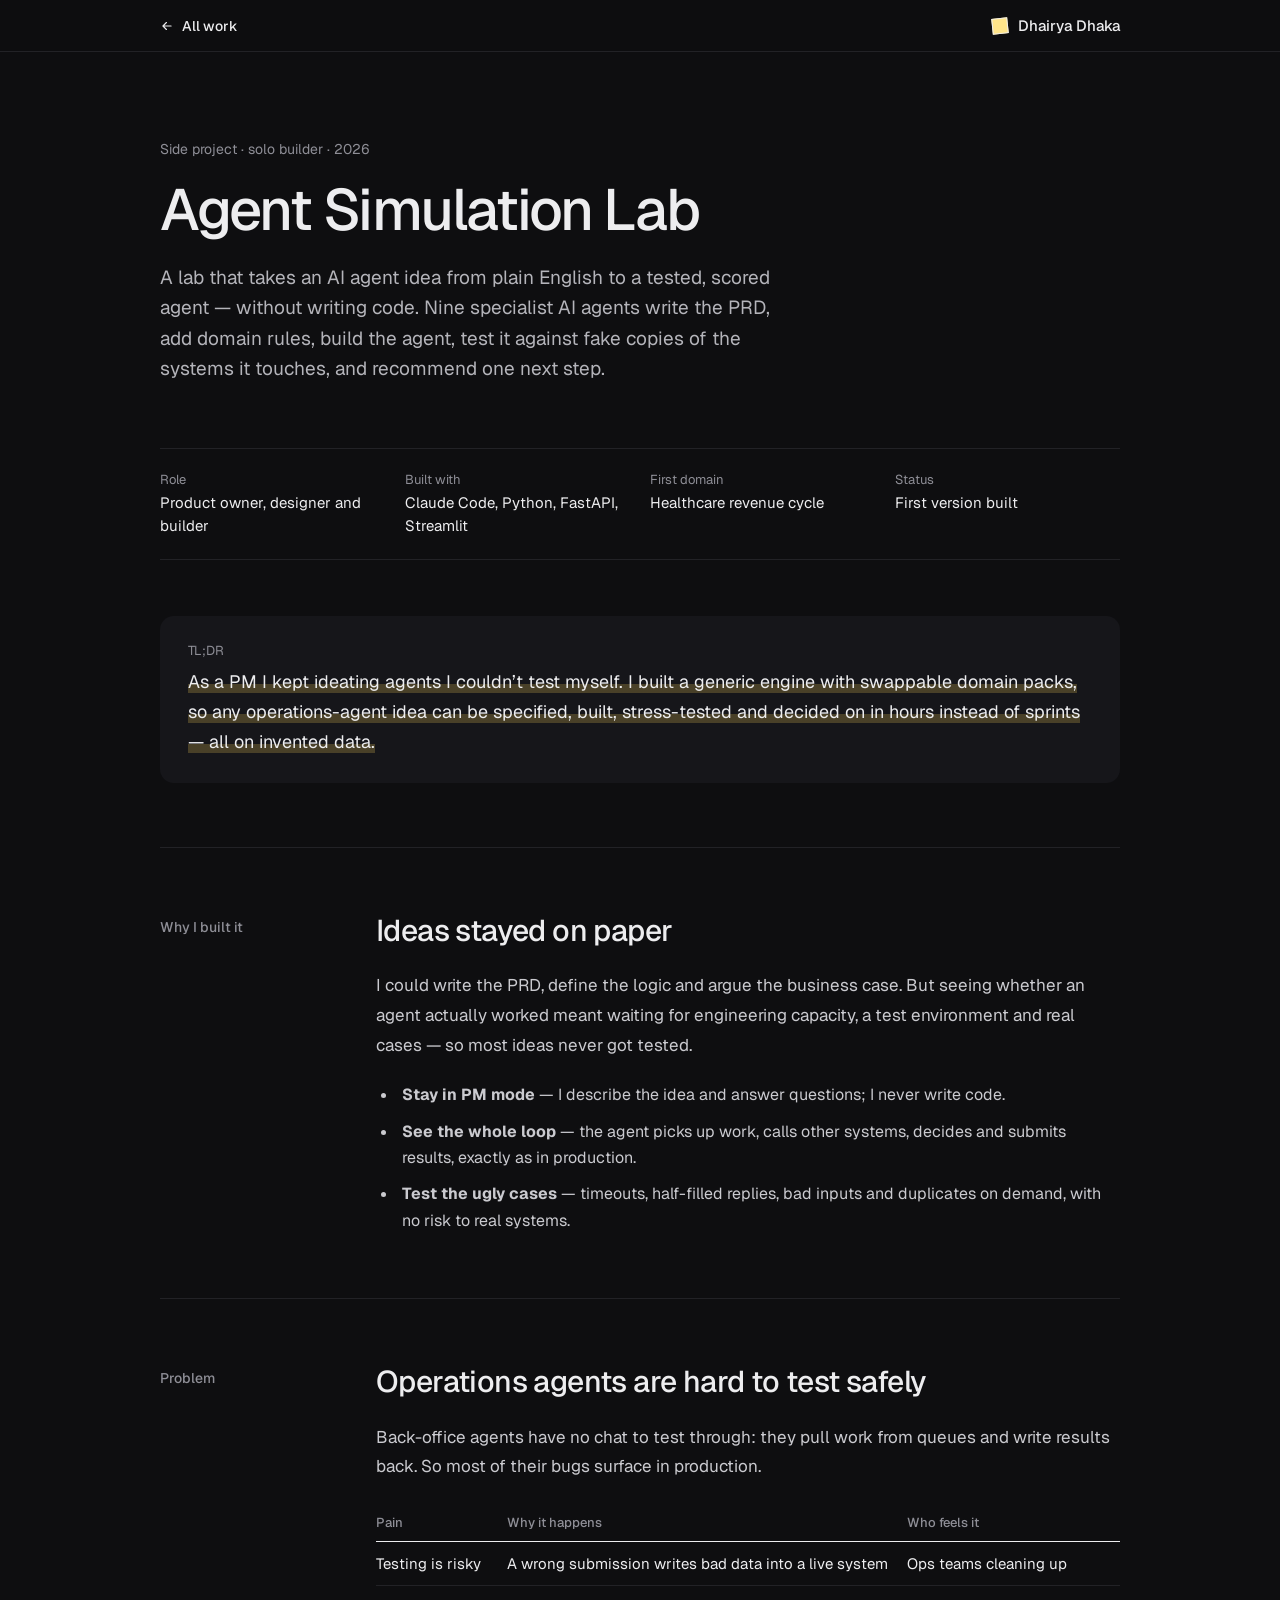
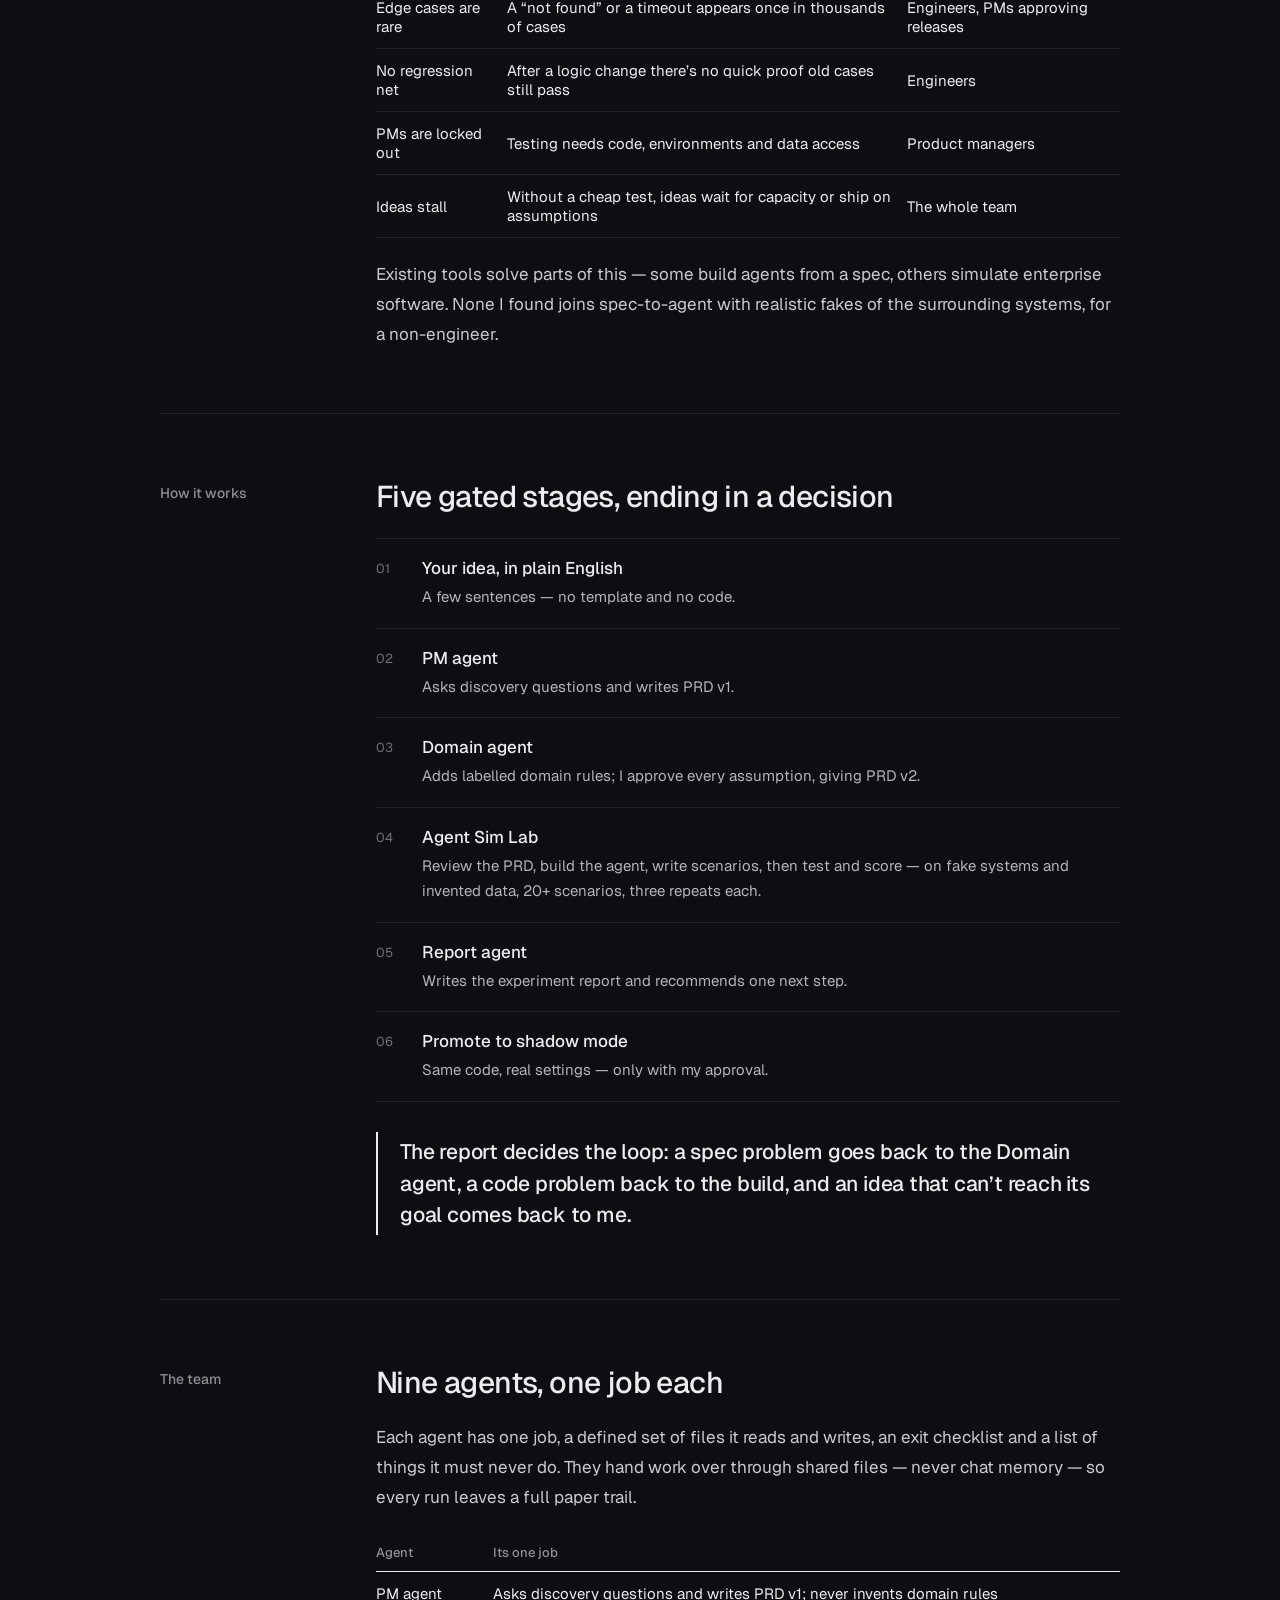
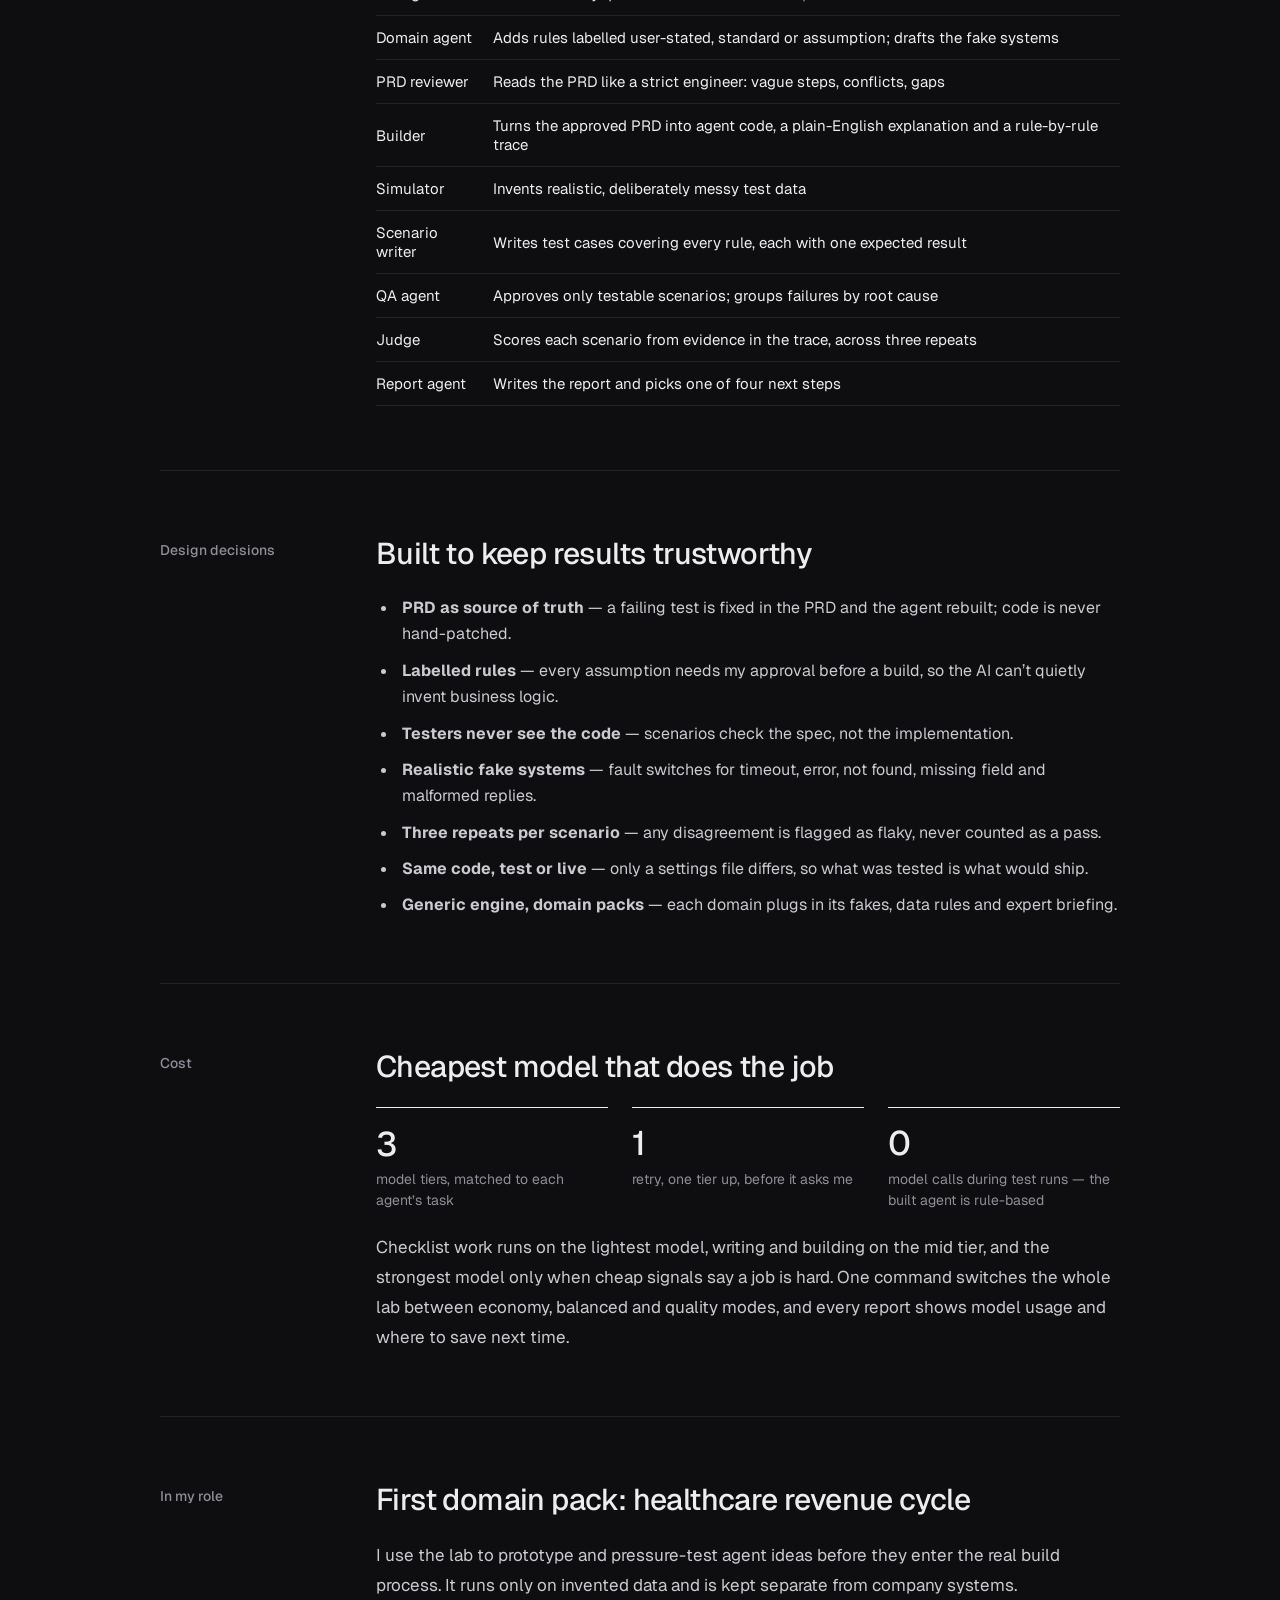
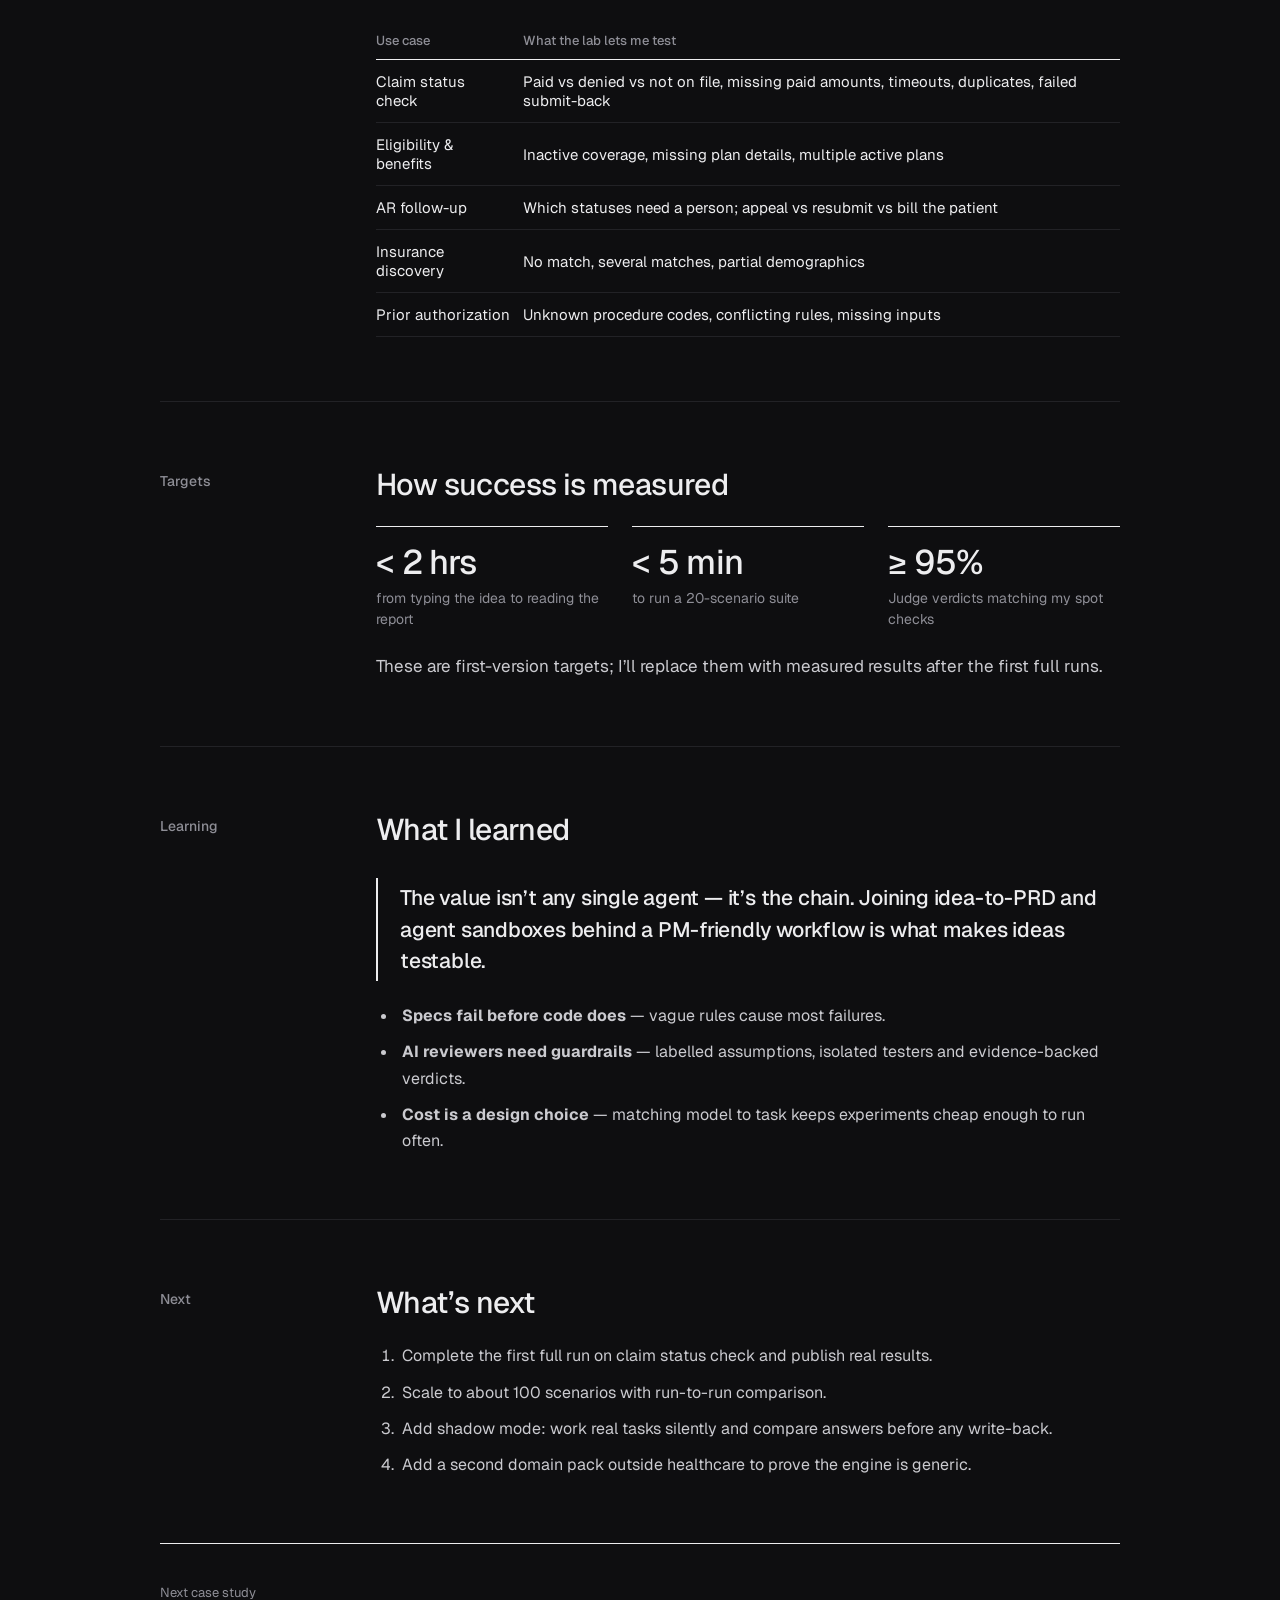
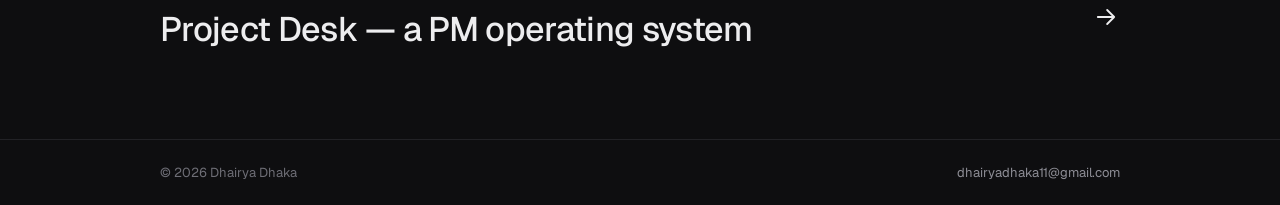
<file: agent-simulation-lab-dark.html>
<!doctype html>
<html lang="en">
<head>
<meta charset="utf-8">
<meta name="viewport" content="width=device-width, initial-scale=1">
<title>Agent Simulation Lab — Dhairya Dhaka</title>
<meta name="description" content="Dhairya Dhaka — Product Manager building AI agents for healthcare operations.">
<link rel="preconnect" href="https://fonts.googleapis.com">
<link href="https://fonts.googleapis.com/css2?family=Geist:wght@300;400;500;600&amp;display=swap" rel="stylesheet">
<link rel="stylesheet" href="assets/ui.css?v=3">
<style>
:root{--ui-ink:#EDEDEF;--ui-muted:#8E8E96;--ui-line:#222226;--ui-bar:#3A3A40;--ui-peak:#FFE58A;--ui-tip-bg:#EDEDEF;--ui-tip-ink:#0B0B0C}
body{margin:0;background:#0E0E10}
html{scroll-behavior:smooth}
a{color:inherit}
.m-link{text-decoration:none;color:#8E8E96;transition:color .15s ease}
.m-link:hover{color:#EDEDEF}
.m-btn{transition:transform .2s ease}
.m-btn:hover{transform:translateY(-1px)}
.m-btn svg,.m-next svg{transition:transform .25s cubic-bezier(.2,.8,.2,1)}
.m-btn:hover svg{transform:translateX(-3px)}
.m-next:hover svg{transform:translateX(4px)}
.m-next .m-title{display:inline-block;transition:transform .35s cubic-bezier(.2,.8,.2,1)}
.m-next:hover .m-title{transform:translateX(6px)}
.h-up{animation:hUp .8s cubic-bezier(.2,.8,.2,1) backwards;animation-delay:var(--d,0s)}
@keyframes hUp{from{opacity:0;translate:0 18px}}
.ph-in{animation:phIn 1.1s cubic-bezier(.2,.8,.2,1) backwards .3s}
@keyframes phIn{from{clip-path:inset(100% 0 0 0 round 18px);scale:1.06}to{clip-path:inset(0 0 0 0 round 18px);scale:1}}
.m-progress{position:absolute;left:0;right:0;bottom:-1px;height:2px;background:#EDEDEF;transform:scaleX(0);transform-origin:0 50%}
.m-sec{position:relative}
.m-sec::before{content:"";position:absolute;left:0;top:-1px;height:1px;width:160px;background:#EDEDEF;transform:scaleX(0);transform-origin:left}
@supports (animation-timeline: scroll()){
.m-progress{animation:mProg linear both;animation-timeline:scroll(root)}
@keyframes mProg{to{transform:scaleX(1)}}
}
@supports (animation-timeline: view()){
.m-in{animation:mIn linear both;animation-timeline:view();animation-range:entry 0% cover 22%}
@keyframes mIn{from{opacity:0;translate:0 24px}to{opacity:1;translate:0 0}}
.m-sec::before{animation:mRule linear both;animation-timeline:view();animation-range:entry 10% cover 30%}
@keyframes mRule{to{transform:scaleX(1)}}
.m-st{animation:mIn linear both;animation-timeline:view();animation-range:entry calc(var(--i,0) * 5%) cover calc(18% + var(--i,0) * 5%)}
}
@media (prefers-reduced-motion: reduce){
html{scroll-behavior:auto}
*,*::before,*::after{animation:none !important;transition:none !important}
}
</style>
</head>
<body>
<div style="font-family: 'Geist', system-ui, sans-serif; color: #EDEDEF; background: #0E0E10; min-height: 100vh">

<header style="position: sticky; top: 0; z-index: 50; background: rgba(14,14,16,0.82); backdrop-filter: blur(10px); -webkit-backdrop-filter: blur(10px); border-bottom: 1px solid #222226">
<nav style="max-width: 960px; margin: 0 auto; padding: 16px 24px; display: flex; flex-wrap: wrap; justify-content: space-between; align-items: center; gap: 12px">
<a class="m-btn" href="dark.html" style="text-decoration: none; display: inline-flex; align-items: center; gap: 8px; font-size: 14px; font-weight: 500"><svg width="14" height="14" viewBox="0 0 24 24" fill="none" stroke="currentColor" stroke-width="2" stroke-linecap="round" stroke-linejoin="round" aria-hidden="true"><path d="M19 12H5M11 6l-6 6 6 6"></path></svg>All work</a>
<a href="dark.html" style="text-decoration: none; display: flex; align-items: center; gap: 10px; font-weight: 500; font-size: 15px"><span aria-hidden="true" style="width: 14px; height: 14px; background: #FFE58A; border: 1px solid #EDEDEF; rotate: -6deg"></span>Dhairya Dhaka</a>
</nav>
<div class="m-progress" aria-hidden="true"></div>
</header>

<main style="max-width: 960px; margin: 0 auto; padding: 0 24px">
<section style="padding: 88px 0 64px; display: flex; flex-wrap: wrap; gap: 40px; align-items: flex-end; justify-content: space-between">
<div style="flex: 1 1 480px; min-width: 0; display: flex; flex-direction: column; gap: 22px">
<span class="h-up" style="--d: .05s; font-size: 14px; color: #8E8E96">Side project · solo builder · 2026</span>
<h1 class="h-up" style="--d: .15s; margin: 0; font-size: clamp(38px, 5.4vw, 58px); font-weight: 500; line-height: 1.05; letter-spacing: -0.035em">Agent Simulation Lab</h1>
<p class="h-up" style="--d: .3s; margin: 0; font-size: 19px; line-height: 1.6; color: #B4B4BA; max-width: 620px">A lab that takes an AI agent idea from plain English to a tested, scored agent — without writing code. Nine specialist AI agents write the PRD, add domain rules, build the agent, test it against fake copies of the systems it touches, and recommend one next step.</p>
</div>

</section>

<dl class="h-up" style="--d: .45s; margin: 0 0 56px; display: grid; grid-template-columns: repeat(auto-fit, minmax(170px, 1fr)); gap: 20px; padding: 22px 0; border-top: 1px solid #222226; border-bottom: 1px solid #222226"><div><dt style="font-size: 13px; color: #8E8E96; margin-bottom: 4px">Role</dt><dd style="margin: 0; font-size: 15px; line-height: 1.5">Product owner, designer and builder</dd></div><div><dt style="font-size: 13px; color: #8E8E96; margin-bottom: 4px">Built with</dt><dd style="margin: 0; font-size: 15px; line-height: 1.5">Claude Code, Python, FastAPI, Streamlit</dd></div><div><dt style="font-size: 13px; color: #8E8E96; margin-bottom: 4px">First domain</dt><dd style="margin: 0; font-size: 15px; line-height: 1.5">Healthcare revenue cycle</dd></div><div><dt style="font-size: 13px; color: #8E8E96; margin-bottom: 4px">Status</dt><dd style="margin: 0; font-size: 15px; line-height: 1.5">First version built</dd></div></dl>

<div class="h-up" style="--d: .55s; margin-bottom: 64px; background: #16161A; border-radius: 14px; padding: 26px 28px; display: flex; flex-direction: column; gap: 8px">
<span style="font-size: 13px; color: #8E8E96">TL;DR</span>
<p data-ui-roll style="margin: 0; font-size: 18px; line-height: 1.65"><span style="background: linear-gradient(transparent 62%, rgba(255,214,90,0.22) 62%)">As a PM I kept ideating agents I couldn’t test myself. I built a generic engine with swappable domain packs, so any operations-agent idea can be specified, built, stress-tested and decided on in hours instead of sprints — all on invented data.</span></p>
</div>

<section class="m-in m-sec" style="padding: 64px 0; border-top: 1px solid #222226; display: flex; flex-wrap: wrap; gap: 20px 56px">
<span style="flex: 0 0 160px; font-size: 14px; font-weight: 500; color: #8E8E96; padding-top: 6px">Why I built it</span>
<div style="flex: 1 1 520px; min-width: 0; display: flex; flex-direction: column; gap: 22px">
<h2 style="margin: 0; font-size: clamp(24px, 3vw, 30px); font-weight: 500; line-height: 1.25; letter-spacing: -0.02em">Ideas stayed on paper</h2>
<p style="margin: 0; font-size: 17px; line-height: 1.75; color: #CACACF">I could write the PRD, define the logic and argue the business case. But seeing whether an agent actually worked meant waiting for engineering capacity, a test environment and real cases — so most ideas never got tested.</p>
<ul style="margin: 0; padding-left: 22px; display: flex; flex-direction: column; gap: 10px; font-size: 16px; line-height: 1.65; color: #CACACF"><li style="padding-left: 4px"><strong>Stay in PM mode</strong> — I describe the idea and answer questions; I never write code.</li><li style="padding-left: 4px"><strong>See the whole loop</strong> — the agent picks up work, calls other systems, decides and submits results, exactly as in production.</li><li style="padding-left: 4px"><strong>Test the ugly cases</strong> — timeouts, half-filled replies, bad inputs and duplicates on demand, with no risk to real systems.</li></ul>
</div>
</section>
<section class="m-in m-sec" style="padding: 64px 0; border-top: 1px solid #222226; display: flex; flex-wrap: wrap; gap: 20px 56px">
<span style="flex: 0 0 160px; font-size: 14px; font-weight: 500; color: #8E8E96; padding-top: 6px">Problem</span>
<div style="flex: 1 1 520px; min-width: 0; display: flex; flex-direction: column; gap: 22px">
<h2 style="margin: 0; font-size: clamp(24px, 3vw, 30px); font-weight: 500; line-height: 1.25; letter-spacing: -0.02em">Operations agents are hard to test safely</h2>
<p style="margin: 0; font-size: 17px; line-height: 1.75; color: #CACACF">Back-office agents have no chat to test through: they pull work from queues and write results back. So most of their bugs surface in production.</p>
<div style="overflow-x: auto"><table style="width: 100%; border-collapse: collapse"><thead><tr><th scope="col" style="text-align: left; font-weight: 500; font-size: 13px; color: #8E8E96; padding: 10px 12px 10px 0; border-bottom: 1px solid #EDEDEF">Pain</th><th scope="col" style="text-align: left; font-weight: 500; font-size: 13px; color: #8E8E96; padding: 10px 12px 10px 0; border-bottom: 1px solid #EDEDEF">Why it happens</th><th scope="col" style="text-align: left; font-weight: 500; font-size: 13px; color: #8E8E96; padding: 10px 12px 10px 0; border-bottom: 1px solid #EDEDEF">Who feels it</th></tr></thead><tbody><tr><td style="padding: 12px 12px 12px 0; border-bottom: 1px solid #222226; font-size: 15px">Testing is risky</td><td style="padding: 12px 12px 12px 0; border-bottom: 1px solid #222226; font-size: 15px">A wrong submission writes bad data into a live system</td><td style="padding: 12px 12px 12px 0; border-bottom: 1px solid #222226; font-size: 15px">Ops teams cleaning up</td></tr><tr><td style="padding: 12px 12px 12px 0; border-bottom: 1px solid #222226; font-size: 15px">Edge cases are rare</td><td style="padding: 12px 12px 12px 0; border-bottom: 1px solid #222226; font-size: 15px">A “not found” or a timeout appears once in thousands of cases</td><td style="padding: 12px 12px 12px 0; border-bottom: 1px solid #222226; font-size: 15px">Engineers, PMs approving releases</td></tr><tr><td style="padding: 12px 12px 12px 0; border-bottom: 1px solid #222226; font-size: 15px">No regression net</td><td style="padding: 12px 12px 12px 0; border-bottom: 1px solid #222226; font-size: 15px">After a logic change there’s no quick proof old cases still pass</td><td style="padding: 12px 12px 12px 0; border-bottom: 1px solid #222226; font-size: 15px">Engineers</td></tr><tr><td style="padding: 12px 12px 12px 0; border-bottom: 1px solid #222226; font-size: 15px">PMs are locked out</td><td style="padding: 12px 12px 12px 0; border-bottom: 1px solid #222226; font-size: 15px">Testing needs code, environments and data access</td><td style="padding: 12px 12px 12px 0; border-bottom: 1px solid #222226; font-size: 15px">Product managers</td></tr><tr><td style="padding: 12px 12px 12px 0; border-bottom: 1px solid #222226; font-size: 15px">Ideas stall</td><td style="padding: 12px 12px 12px 0; border-bottom: 1px solid #222226; font-size: 15px">Without a cheap test, ideas wait for capacity or ship on assumptions</td><td style="padding: 12px 12px 12px 0; border-bottom: 1px solid #222226; font-size: 15px">The whole team</td></tr></tbody></table></div>
<p style="margin: 0; font-size: 17px; line-height: 1.75; color: #CACACF">Existing tools solve parts of this — some build agents from a spec, others simulate enterprise software. None I found joins spec-to-agent with realistic fakes of the surrounding systems, for a non-engineer.</p>
</div>
</section>
<section class="m-in m-sec" style="padding: 64px 0; border-top: 1px solid #222226; display: flex; flex-wrap: wrap; gap: 20px 56px">
<span style="flex: 0 0 160px; font-size: 14px; font-weight: 500; color: #8E8E96; padding-top: 6px">How it works</span>
<div style="flex: 1 1 520px; min-width: 0; display: flex; flex-direction: column; gap: 22px">
<h2 style="margin: 0; font-size: clamp(24px, 3vw, 30px); font-weight: 500; line-height: 1.25; letter-spacing: -0.02em">Five gated stages, ending in a decision</h2>
<ol style="margin: 0; padding: 0; list-style: none; border-top: 1px solid #222226"><li class="m-st" style="--i: 0; display: flex; gap: 18px; padding: 18px 0; border-bottom: 1px solid #222226"><span style="flex: 0 0 28px; font-size: 13px; color: #6E6E76; padding-top: 3px">01</span><span style="display: flex; flex-direction: column; gap: 6px"><span style="font-size: 17px; font-weight: 500">Your idea, in plain English</span><span style="font-size: 15px; line-height: 1.65; color: #B4B4BA">A few sentences — no template and no code.</span></span></li><li class="m-st" style="--i: 1; display: flex; gap: 18px; padding: 18px 0; border-bottom: 1px solid #222226"><span style="flex: 0 0 28px; font-size: 13px; color: #6E6E76; padding-top: 3px">02</span><span style="display: flex; flex-direction: column; gap: 6px"><span style="font-size: 17px; font-weight: 500">PM agent</span><span style="font-size: 15px; line-height: 1.65; color: #B4B4BA">Asks discovery questions and writes PRD v1.</span></span></li><li class="m-st" style="--i: 2; display: flex; gap: 18px; padding: 18px 0; border-bottom: 1px solid #222226"><span style="flex: 0 0 28px; font-size: 13px; color: #6E6E76; padding-top: 3px">03</span><span style="display: flex; flex-direction: column; gap: 6px"><span style="font-size: 17px; font-weight: 500">Domain agent</span><span style="font-size: 15px; line-height: 1.65; color: #B4B4BA">Adds labelled domain rules; I approve every assumption, giving PRD v2.</span></span></li><li class="m-st" style="--i: 3; display: flex; gap: 18px; padding: 18px 0; border-bottom: 1px solid #222226"><span style="flex: 0 0 28px; font-size: 13px; color: #6E6E76; padding-top: 3px">04</span><span style="display: flex; flex-direction: column; gap: 6px"><span style="font-size: 17px; font-weight: 500">Agent Sim Lab</span><span style="font-size: 15px; line-height: 1.65; color: #B4B4BA">Review the PRD, build the agent, write scenarios, then test and score — on fake systems and invented data, 20+ scenarios, three repeats each.</span></span></li><li class="m-st" style="--i: 4; display: flex; gap: 18px; padding: 18px 0; border-bottom: 1px solid #222226"><span style="flex: 0 0 28px; font-size: 13px; color: #6E6E76; padding-top: 3px">05</span><span style="display: flex; flex-direction: column; gap: 6px"><span style="font-size: 17px; font-weight: 500">Report agent</span><span style="font-size: 15px; line-height: 1.65; color: #B4B4BA">Writes the experiment report and recommends one next step.</span></span></li><li class="m-st" style="--i: 5; display: flex; gap: 18px; padding: 18px 0; border-bottom: 1px solid #222226"><span style="flex: 0 0 28px; font-size: 13px; color: #6E6E76; padding-top: 3px">06</span><span style="display: flex; flex-direction: column; gap: 6px"><span style="font-size: 17px; font-weight: 500">Promote to shadow mode</span><span style="font-size: 15px; line-height: 1.65; color: #B4B4BA">Same code, real settings — only with my approval.</span></span></li></ol>
<blockquote style="margin: 8px 0 0; padding: 4px 0 4px 22px; border-left: 2px solid #EDEDEF; font-size: 21px; line-height: 1.5; font-weight: 500; letter-spacing: -0.01em; color: #EDEDEF">The report decides the loop: a spec problem goes back to the Domain agent, a code problem back to the build, and an idea that can’t reach its goal comes back to me.</blockquote>
</div>
</section>
<section class="m-in m-sec" style="padding: 64px 0; border-top: 1px solid #222226; display: flex; flex-wrap: wrap; gap: 20px 56px">
<span style="flex: 0 0 160px; font-size: 14px; font-weight: 500; color: #8E8E96; padding-top: 6px">The team</span>
<div style="flex: 1 1 520px; min-width: 0; display: flex; flex-direction: column; gap: 22px">
<h2 style="margin: 0; font-size: clamp(24px, 3vw, 30px); font-weight: 500; line-height: 1.25; letter-spacing: -0.02em">Nine agents, one job each</h2>
<p style="margin: 0; font-size: 17px; line-height: 1.75; color: #CACACF">Each agent has one job, a defined set of files it reads and writes, an exit checklist and a list of things it must never do. They hand work over through shared files — never chat memory — so every run leaves a full paper trail.</p>
<div style="overflow-x: auto"><table style="width: 100%; border-collapse: collapse"><thead><tr><th scope="col" style="text-align: left; font-weight: 500; font-size: 13px; color: #8E8E96; padding: 10px 12px 10px 0; border-bottom: 1px solid #EDEDEF">Agent</th><th scope="col" style="text-align: left; font-weight: 500; font-size: 13px; color: #8E8E96; padding: 10px 12px 10px 0; border-bottom: 1px solid #EDEDEF">Its one job</th></tr></thead><tbody><tr><td style="padding: 12px 12px 12px 0; border-bottom: 1px solid #222226; font-size: 15px">PM agent</td><td style="padding: 12px 12px 12px 0; border-bottom: 1px solid #222226; font-size: 15px">Asks discovery questions and writes PRD v1; never invents domain rules</td></tr><tr><td style="padding: 12px 12px 12px 0; border-bottom: 1px solid #222226; font-size: 15px">Domain agent</td><td style="padding: 12px 12px 12px 0; border-bottom: 1px solid #222226; font-size: 15px">Adds rules labelled user-stated, standard or assumption; drafts the fake systems</td></tr><tr><td style="padding: 12px 12px 12px 0; border-bottom: 1px solid #222226; font-size: 15px">PRD reviewer</td><td style="padding: 12px 12px 12px 0; border-bottom: 1px solid #222226; font-size: 15px">Reads the PRD like a strict engineer: vague steps, conflicts, gaps</td></tr><tr><td style="padding: 12px 12px 12px 0; border-bottom: 1px solid #222226; font-size: 15px">Builder</td><td style="padding: 12px 12px 12px 0; border-bottom: 1px solid #222226; font-size: 15px">Turns the approved PRD into agent code, a plain-English explanation and a rule-by-rule trace</td></tr><tr><td style="padding: 12px 12px 12px 0; border-bottom: 1px solid #222226; font-size: 15px">Simulator</td><td style="padding: 12px 12px 12px 0; border-bottom: 1px solid #222226; font-size: 15px">Invents realistic, deliberately messy test data</td></tr><tr><td style="padding: 12px 12px 12px 0; border-bottom: 1px solid #222226; font-size: 15px">Scenario writer</td><td style="padding: 12px 12px 12px 0; border-bottom: 1px solid #222226; font-size: 15px">Writes test cases covering every rule, each with one expected result</td></tr><tr><td style="padding: 12px 12px 12px 0; border-bottom: 1px solid #222226; font-size: 15px">QA agent</td><td style="padding: 12px 12px 12px 0; border-bottom: 1px solid #222226; font-size: 15px">Approves only testable scenarios; groups failures by root cause</td></tr><tr><td style="padding: 12px 12px 12px 0; border-bottom: 1px solid #222226; font-size: 15px">Judge</td><td style="padding: 12px 12px 12px 0; border-bottom: 1px solid #222226; font-size: 15px">Scores each scenario from evidence in the trace, across three repeats</td></tr><tr><td style="padding: 12px 12px 12px 0; border-bottom: 1px solid #222226; font-size: 15px">Report agent</td><td style="padding: 12px 12px 12px 0; border-bottom: 1px solid #222226; font-size: 15px">Writes the report and picks one of four next steps</td></tr></tbody></table></div>
</div>
</section>
<section class="m-in m-sec" style="padding: 64px 0; border-top: 1px solid #222226; display: flex; flex-wrap: wrap; gap: 20px 56px">
<span style="flex: 0 0 160px; font-size: 14px; font-weight: 500; color: #8E8E96; padding-top: 6px">Design decisions</span>
<div style="flex: 1 1 520px; min-width: 0; display: flex; flex-direction: column; gap: 22px">
<h2 style="margin: 0; font-size: clamp(24px, 3vw, 30px); font-weight: 500; line-height: 1.25; letter-spacing: -0.02em">Built to keep results trustworthy</h2>
<ul style="margin: 0; padding-left: 22px; display: flex; flex-direction: column; gap: 10px; font-size: 16px; line-height: 1.65; color: #CACACF"><li style="padding-left: 4px"><strong>PRD as source of truth</strong> — a failing test is fixed in the PRD and the agent rebuilt; code is never hand-patched.</li><li style="padding-left: 4px"><strong>Labelled rules</strong> — every assumption needs my approval before a build, so the AI can’t quietly invent business logic.</li><li style="padding-left: 4px"><strong>Testers never see the code</strong> — scenarios check the spec, not the implementation.</li><li style="padding-left: 4px"><strong>Realistic fake systems</strong> — fault switches for timeout, error, not found, missing field and malformed replies.</li><li style="padding-left: 4px"><strong>Three repeats per scenario</strong> — any disagreement is flagged as flaky, never counted as a pass.</li><li style="padding-left: 4px"><strong>Same code, test or live</strong> — only a settings file differs, so what was tested is what would ship.</li><li style="padding-left: 4px"><strong>Generic engine, domain packs</strong> — each domain plugs in its fakes, data rules and expert briefing.</li></ul>
</div>
</section>
<section class="m-in m-sec" style="padding: 64px 0; border-top: 1px solid #222226; display: flex; flex-wrap: wrap; gap: 20px 56px">
<span style="flex: 0 0 160px; font-size: 14px; font-weight: 500; color: #8E8E96; padding-top: 6px">Cost</span>
<div style="flex: 1 1 520px; min-width: 0; display: flex; flex-direction: column; gap: 22px">
<h2 style="margin: 0; font-size: clamp(24px, 3vw, 30px); font-weight: 500; line-height: 1.25; letter-spacing: -0.02em">Cheapest model that does the job</h2>
<div style="display: grid; grid-template-columns: repeat(auto-fit, minmax(170px, 1fr)); gap: 24px"><div class="m-st" style="--i: 0; display: flex; flex-direction: column; gap: 6px; padding-top: 16px; border-top: 1px solid #EDEDEF"><span data-ui-roll="all" style="font-size: clamp(26px, 3.2vw, 34px); font-weight: 500; letter-spacing: -0.02em; line-height: 1.1">3</span><span style="font-size: 14px; line-height: 1.5; color: #8E8E96">model tiers, matched to each agent’s task</span></div><div class="m-st" style="--i: 1; display: flex; flex-direction: column; gap: 6px; padding-top: 16px; border-top: 1px solid #EDEDEF"><span data-ui-roll="all" style="font-size: clamp(26px, 3.2vw, 34px); font-weight: 500; letter-spacing: -0.02em; line-height: 1.1">1</span><span style="font-size: 14px; line-height: 1.5; color: #8E8E96">retry, one tier up, before it asks me</span></div><div class="m-st" style="--i: 2; display: flex; flex-direction: column; gap: 6px; padding-top: 16px; border-top: 1px solid #EDEDEF"><span data-ui-roll="all" style="font-size: clamp(26px, 3.2vw, 34px); font-weight: 500; letter-spacing: -0.02em; line-height: 1.1">0</span><span style="font-size: 14px; line-height: 1.5; color: #8E8E96">model calls during test runs — the built agent is rule-based</span></div></div>
<p style="margin: 0; font-size: 17px; line-height: 1.75; color: #CACACF">Checklist work runs on the lightest model, writing and building on the mid tier, and the strongest model only when cheap signals say a job is hard. One command switches the whole lab between economy, balanced and quality modes, and every report shows model usage and where to save next time.</p>
</div>
</section>
<section class="m-in m-sec" style="padding: 64px 0; border-top: 1px solid #222226; display: flex; flex-wrap: wrap; gap: 20px 56px">
<span style="flex: 0 0 160px; font-size: 14px; font-weight: 500; color: #8E8E96; padding-top: 6px">In my role</span>
<div style="flex: 1 1 520px; min-width: 0; display: flex; flex-direction: column; gap: 22px">
<h2 style="margin: 0; font-size: clamp(24px, 3vw, 30px); font-weight: 500; line-height: 1.25; letter-spacing: -0.02em">First domain pack: healthcare revenue cycle</h2>
<p style="margin: 0; font-size: 17px; line-height: 1.75; color: #CACACF">I use the lab to prototype and pressure-test agent ideas before they enter the real build process. It runs only on invented data and is kept separate from company systems.</p>
<div style="overflow-x: auto"><table style="width: 100%; border-collapse: collapse"><thead><tr><th scope="col" style="text-align: left; font-weight: 500; font-size: 13px; color: #8E8E96; padding: 10px 12px 10px 0; border-bottom: 1px solid #EDEDEF">Use case</th><th scope="col" style="text-align: left; font-weight: 500; font-size: 13px; color: #8E8E96; padding: 10px 12px 10px 0; border-bottom: 1px solid #EDEDEF">What the lab lets me test</th></tr></thead><tbody><tr><td style="padding: 12px 12px 12px 0; border-bottom: 1px solid #222226; font-size: 15px">Claim status check</td><td style="padding: 12px 12px 12px 0; border-bottom: 1px solid #222226; font-size: 15px">Paid vs denied vs not on file, missing paid amounts, timeouts, duplicates, failed submit-back</td></tr><tr><td style="padding: 12px 12px 12px 0; border-bottom: 1px solid #222226; font-size: 15px">Eligibility &amp; benefits</td><td style="padding: 12px 12px 12px 0; border-bottom: 1px solid #222226; font-size: 15px">Inactive coverage, missing plan details, multiple active plans</td></tr><tr><td style="padding: 12px 12px 12px 0; border-bottom: 1px solid #222226; font-size: 15px">AR follow-up</td><td style="padding: 12px 12px 12px 0; border-bottom: 1px solid #222226; font-size: 15px">Which statuses need a person; appeal vs resubmit vs bill the patient</td></tr><tr><td style="padding: 12px 12px 12px 0; border-bottom: 1px solid #222226; font-size: 15px">Insurance discovery</td><td style="padding: 12px 12px 12px 0; border-bottom: 1px solid #222226; font-size: 15px">No match, several matches, partial demographics</td></tr><tr><td style="padding: 12px 12px 12px 0; border-bottom: 1px solid #222226; font-size: 15px">Prior authorization</td><td style="padding: 12px 12px 12px 0; border-bottom: 1px solid #222226; font-size: 15px">Unknown procedure codes, conflicting rules, missing inputs</td></tr></tbody></table></div>
</div>
</section>
<section class="m-in m-sec" style="padding: 64px 0; border-top: 1px solid #222226; display: flex; flex-wrap: wrap; gap: 20px 56px">
<span style="flex: 0 0 160px; font-size: 14px; font-weight: 500; color: #8E8E96; padding-top: 6px">Targets</span>
<div style="flex: 1 1 520px; min-width: 0; display: flex; flex-direction: column; gap: 22px">
<h2 style="margin: 0; font-size: clamp(24px, 3vw, 30px); font-weight: 500; line-height: 1.25; letter-spacing: -0.02em">How success is measured</h2>
<div style="display: grid; grid-template-columns: repeat(auto-fit, minmax(170px, 1fr)); gap: 24px"><div class="m-st" style="--i: 0; display: flex; flex-direction: column; gap: 6px; padding-top: 16px; border-top: 1px solid #EDEDEF"><span data-ui-roll="all" style="font-size: clamp(26px, 3.2vw, 34px); font-weight: 500; letter-spacing: -0.02em; line-height: 1.1">< 2 hrs</span><span style="font-size: 14px; line-height: 1.5; color: #8E8E96">from typing the idea to reading the report</span></div><div class="m-st" style="--i: 1; display: flex; flex-direction: column; gap: 6px; padding-top: 16px; border-top: 1px solid #EDEDEF"><span data-ui-roll="all" style="font-size: clamp(26px, 3.2vw, 34px); font-weight: 500; letter-spacing: -0.02em; line-height: 1.1">< 5 min</span><span style="font-size: 14px; line-height: 1.5; color: #8E8E96">to run a 20-scenario suite</span></div><div class="m-st" style="--i: 2; display: flex; flex-direction: column; gap: 6px; padding-top: 16px; border-top: 1px solid #EDEDEF"><span data-ui-roll="all" style="font-size: clamp(26px, 3.2vw, 34px); font-weight: 500; letter-spacing: -0.02em; line-height: 1.1">≥ 95%</span><span style="font-size: 14px; line-height: 1.5; color: #8E8E96">Judge verdicts matching my spot checks</span></div></div>
<p style="margin: 0; font-size: 17px; line-height: 1.75; color: #CACACF">These are first-version targets; I’ll replace them with measured results after the first full runs.</p>
</div>
</section>
<section class="m-in m-sec" style="padding: 64px 0; border-top: 1px solid #222226; display: flex; flex-wrap: wrap; gap: 20px 56px">
<span style="flex: 0 0 160px; font-size: 14px; font-weight: 500; color: #8E8E96; padding-top: 6px">Learning</span>
<div style="flex: 1 1 520px; min-width: 0; display: flex; flex-direction: column; gap: 22px">
<h2 style="margin: 0; font-size: clamp(24px, 3vw, 30px); font-weight: 500; line-height: 1.25; letter-spacing: -0.02em">What I learned</h2>
<blockquote style="margin: 8px 0 0; padding: 4px 0 4px 22px; border-left: 2px solid #EDEDEF; font-size: 21px; line-height: 1.5; font-weight: 500; letter-spacing: -0.01em; color: #EDEDEF">The value isn’t any single agent — it’s the chain. Joining idea-to-PRD and agent sandboxes behind a PM-friendly workflow is what makes ideas testable.</blockquote>
<ul style="margin: 0; padding-left: 22px; display: flex; flex-direction: column; gap: 10px; font-size: 16px; line-height: 1.65; color: #CACACF"><li style="padding-left: 4px"><strong>Specs fail before code does</strong> — vague rules cause most failures.</li><li style="padding-left: 4px"><strong>AI reviewers need guardrails</strong> — labelled assumptions, isolated testers and evidence-backed verdicts.</li><li style="padding-left: 4px"><strong>Cost is a design choice</strong> — matching model to task keeps experiments cheap enough to run often.</li></ul>
</div>
</section>
<section class="m-in m-sec" style="padding: 64px 0; border-top: 1px solid #222226; display: flex; flex-wrap: wrap; gap: 20px 56px">
<span style="flex: 0 0 160px; font-size: 14px; font-weight: 500; color: #8E8E96; padding-top: 6px">Next</span>
<div style="flex: 1 1 520px; min-width: 0; display: flex; flex-direction: column; gap: 22px">
<h2 style="margin: 0; font-size: clamp(24px, 3vw, 30px); font-weight: 500; line-height: 1.25; letter-spacing: -0.02em">What’s next</h2>
<ol style="margin: 0; padding-left: 22px; display: flex; flex-direction: column; gap: 10px; font-size: 16px; line-height: 1.65; color: #CACACF"><li style="padding-left: 4px">Complete the first full run on claim status check and publish real results.</li><li style="padding-left: 4px">Scale to about 100 scenarios with run-to-run comparison.</li><li style="padding-left: 4px">Add shadow mode: work real tasks silently and compare answers before any write-back.</li><li style="padding-left: 4px">Add a second domain pack outside healthcare to prove the engine is generic.</li></ol>
</div>
</section>

<a class="m-next" href="project-desk-dark.html" style="text-decoration: none; display: flex; justify-content: space-between; align-items: center; gap: 16px; padding: 40px 0 88px; border-top: 1px solid #EDEDEF">
<span style="display: flex; flex-direction: column; gap: 6px"><span style="font-size: 13px; color: #8E8E96">Next case study</span><span class="m-title" style="font-size: clamp(24px, 3.4vw, 34px); font-weight: 500; letter-spacing: -0.02em">Project Desk — a PM operating system</span></span>
<svg width="28" height="28" viewBox="0 0 24 24" fill="none" stroke="currentColor" stroke-width="1.6" stroke-linecap="round" stroke-linejoin="round" aria-hidden="true"><path d="M5 12h14M13 6l6 6-6 6"></path></svg>
</a>
</main>

<footer style="border-top: 1px solid #222226">
<div style="max-width: 960px; margin: 0 auto; padding: 24px; display: flex; flex-wrap: wrap; justify-content: space-between; gap: 8px; font-size: 13px; color: #6E6E76">
<span>© 2026 Dhairya Dhaka</span>
<a class="m-link" href="mailto:dhairyadhaka11@gmail.com">dhairyadhaka11@gmail.com</a>
</div>
</footer>
</div>
<script src="assets/ui.js?v=3"></script>
</body>
</html>
</file>
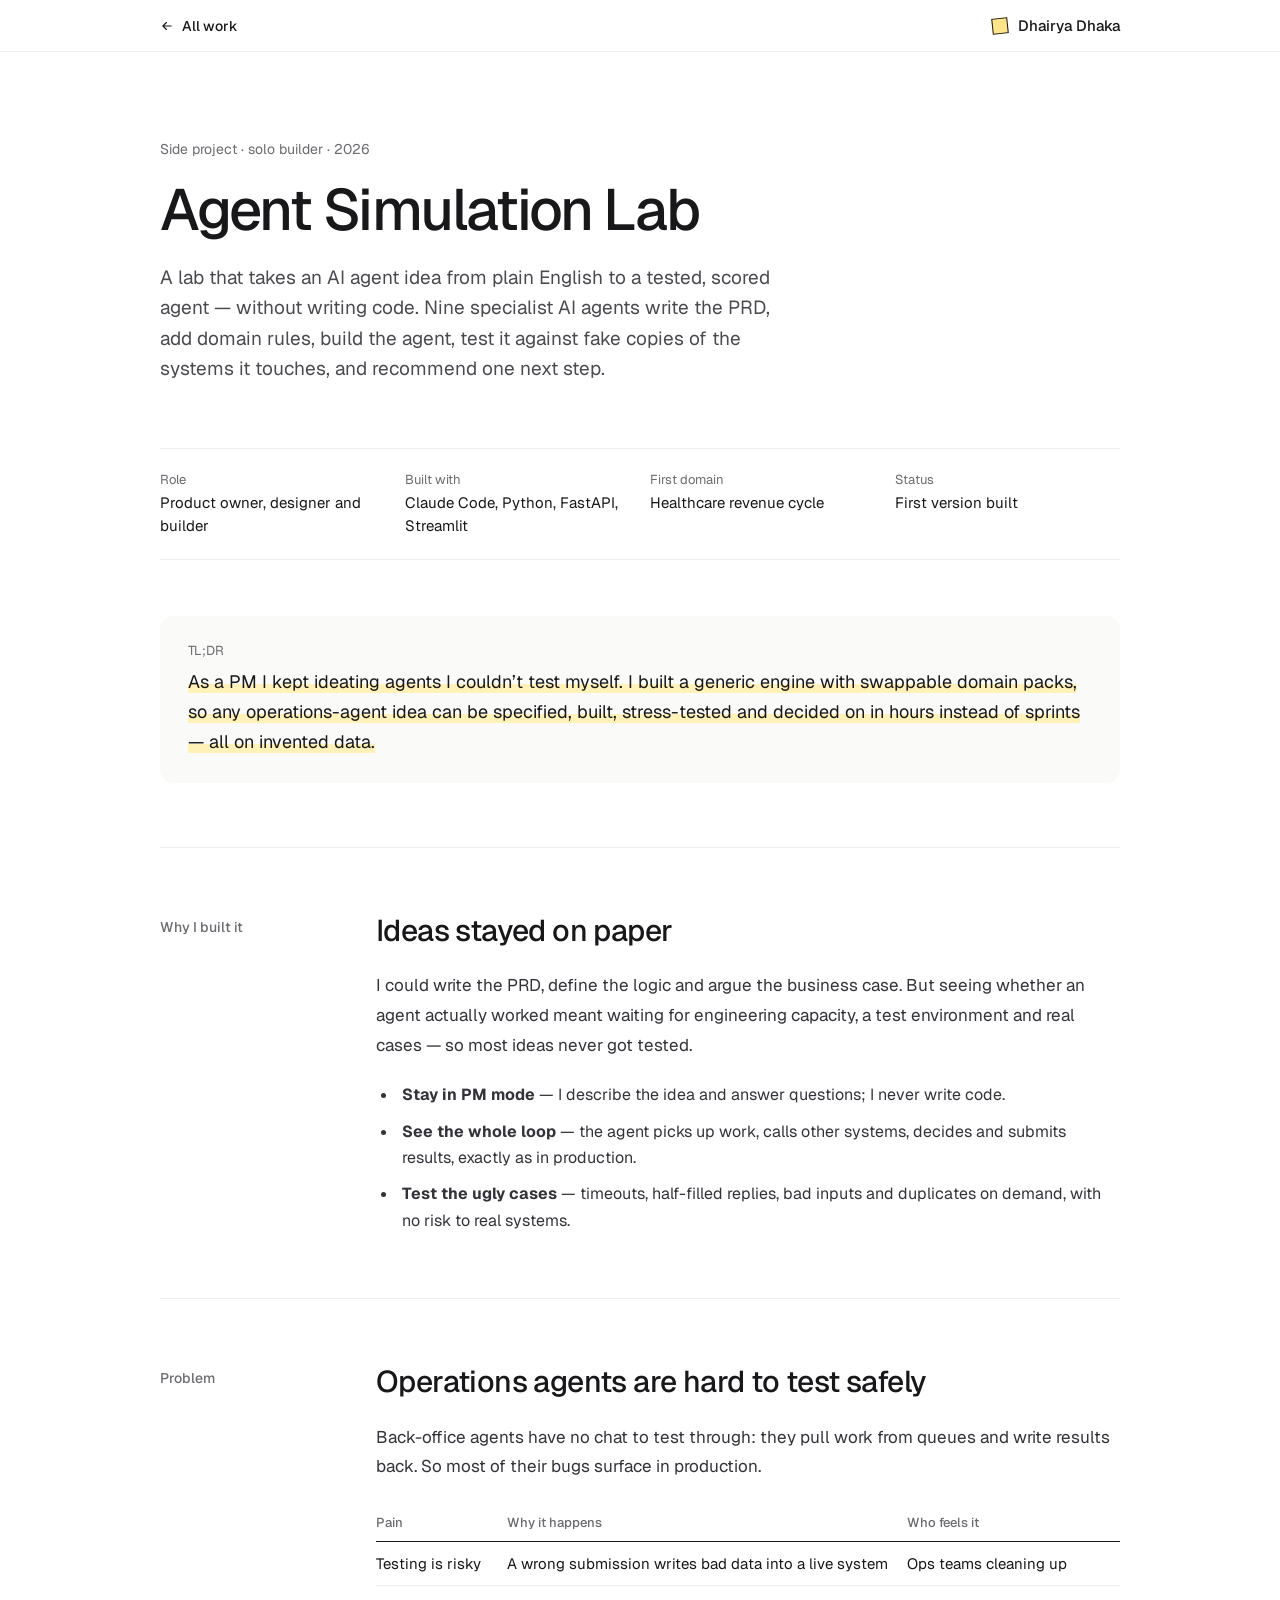
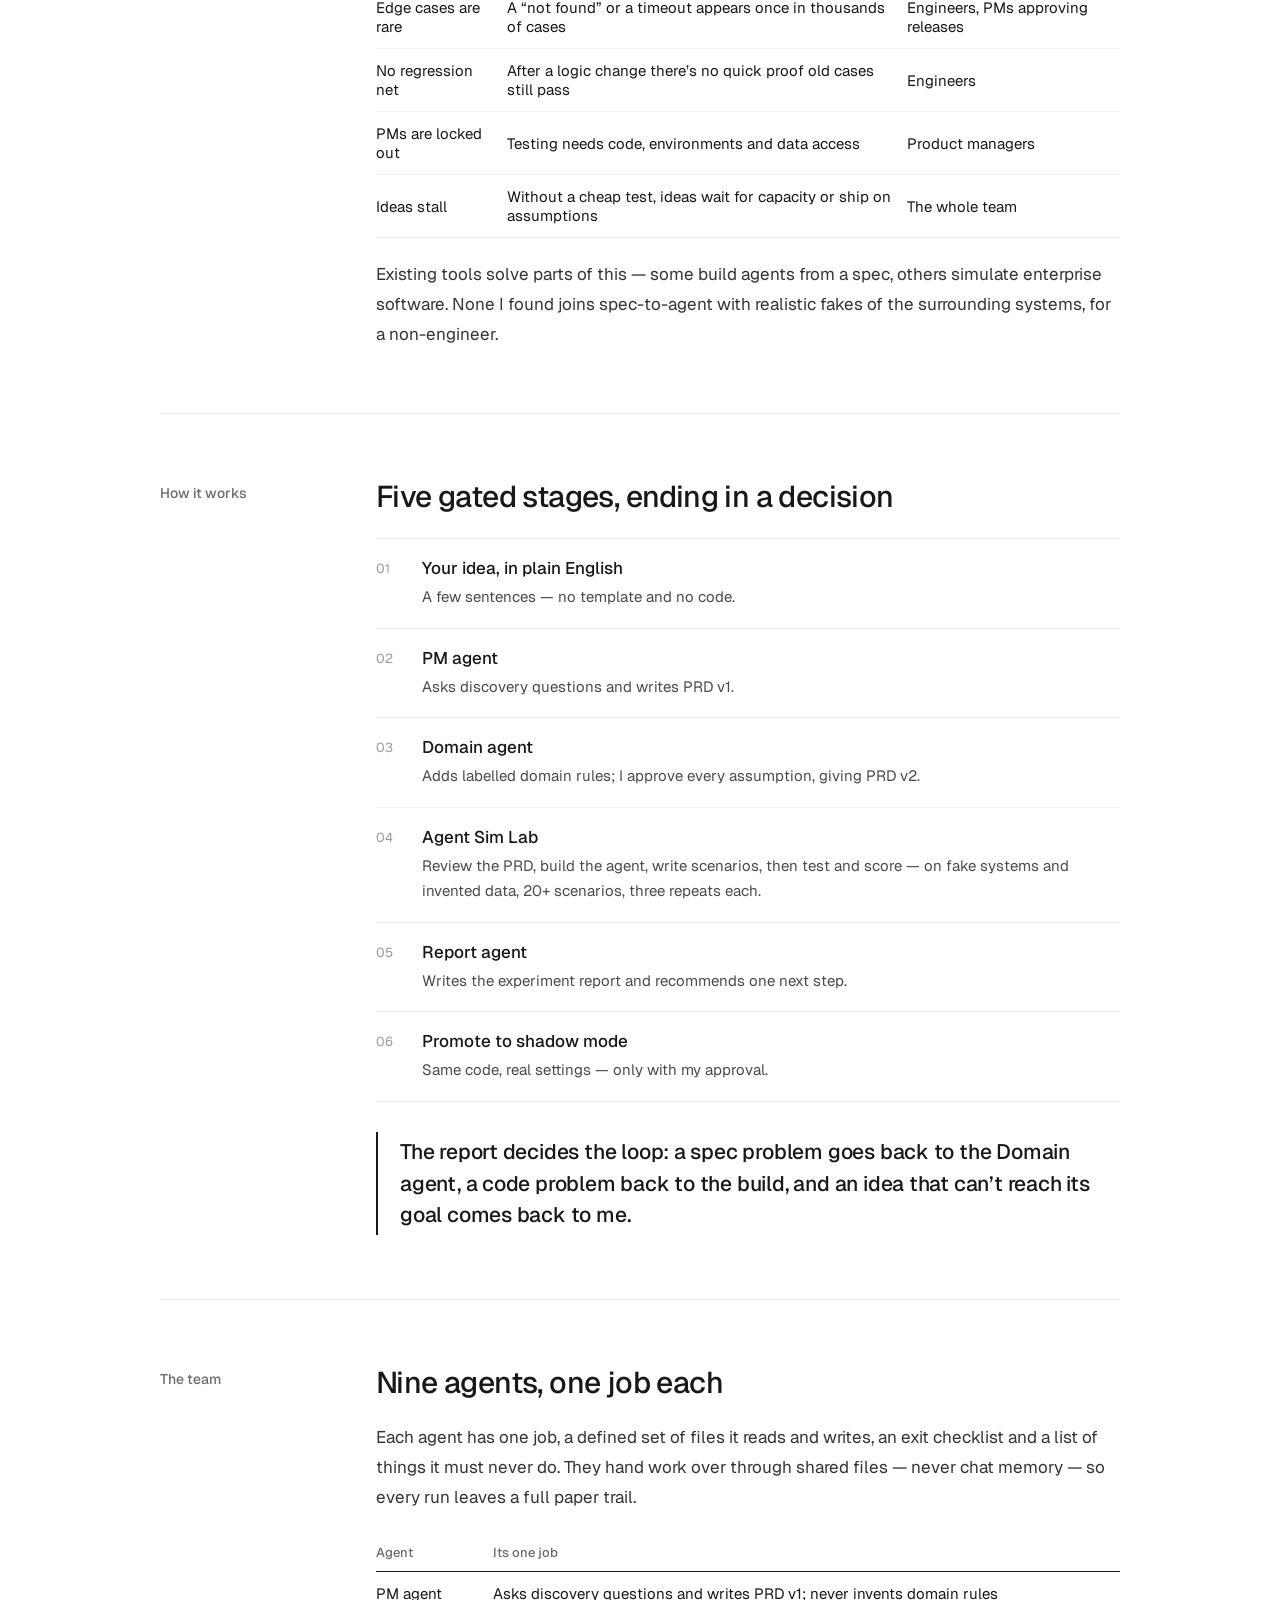
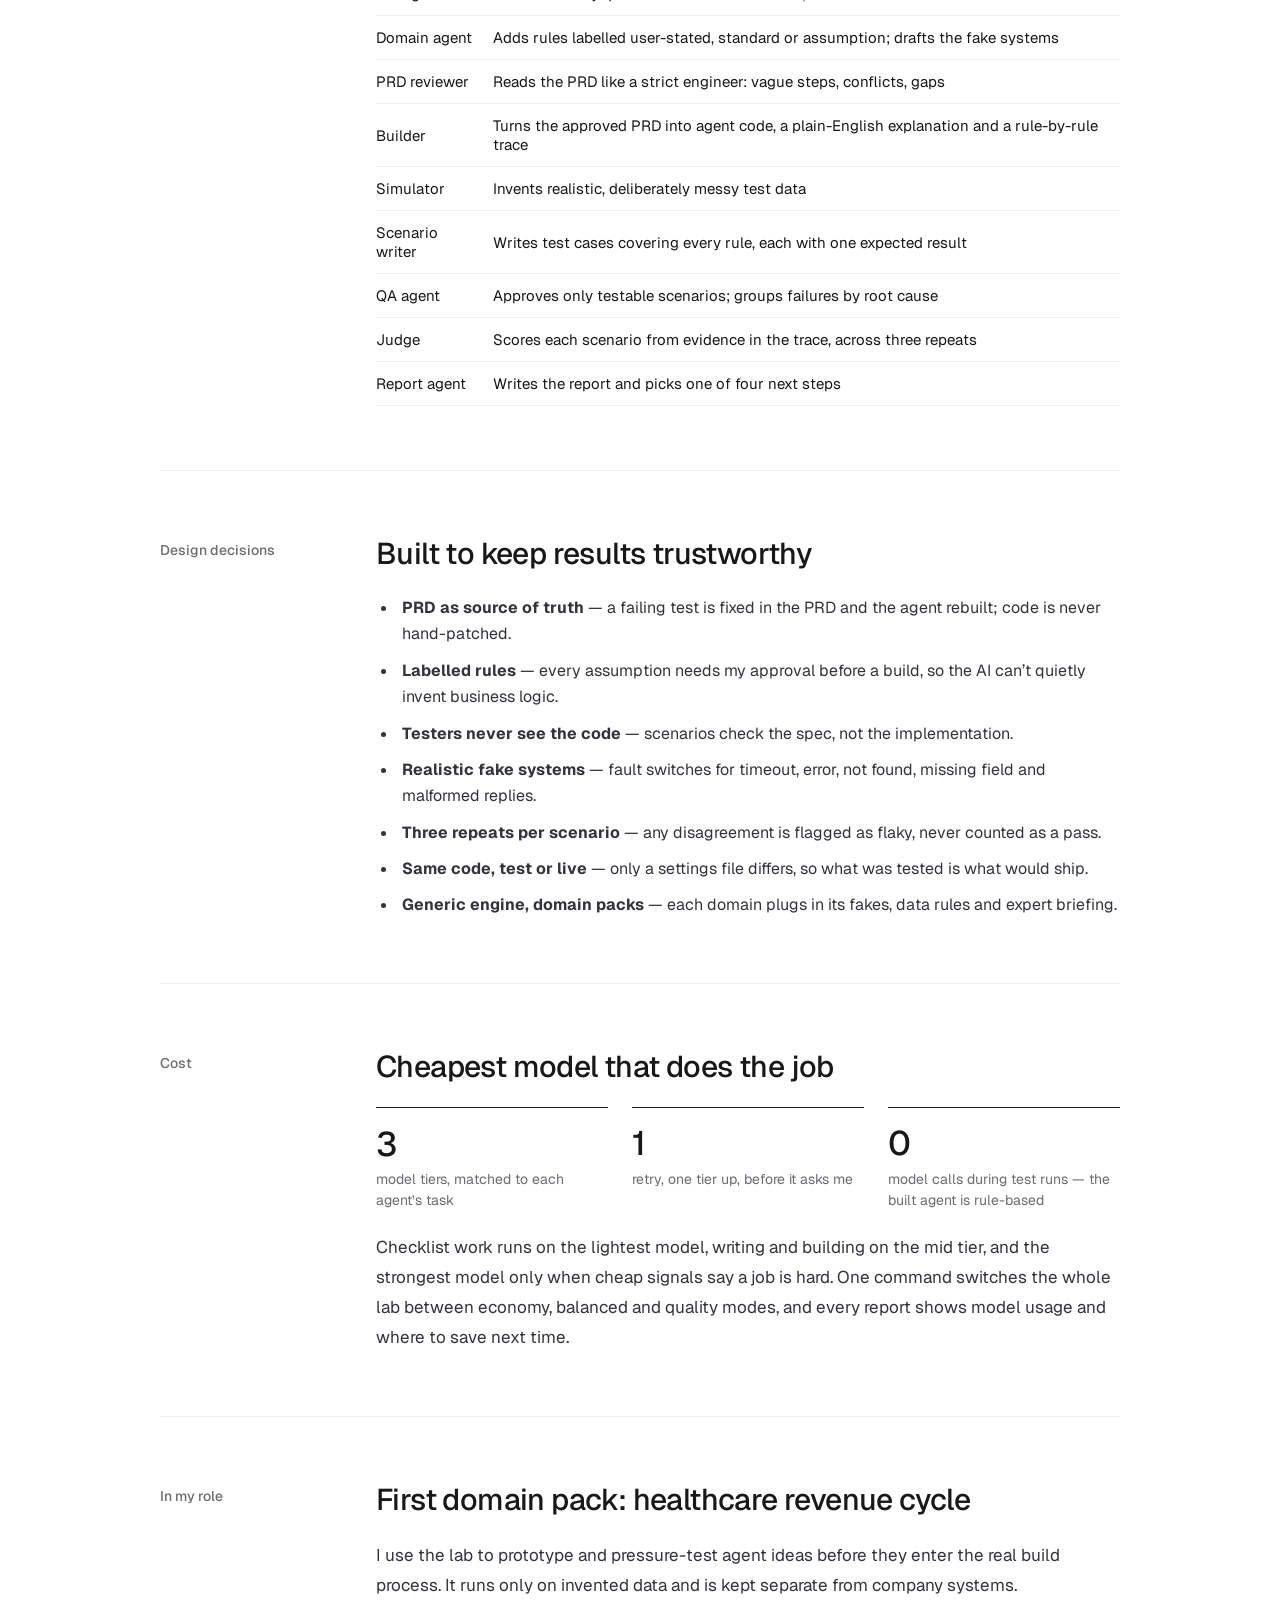
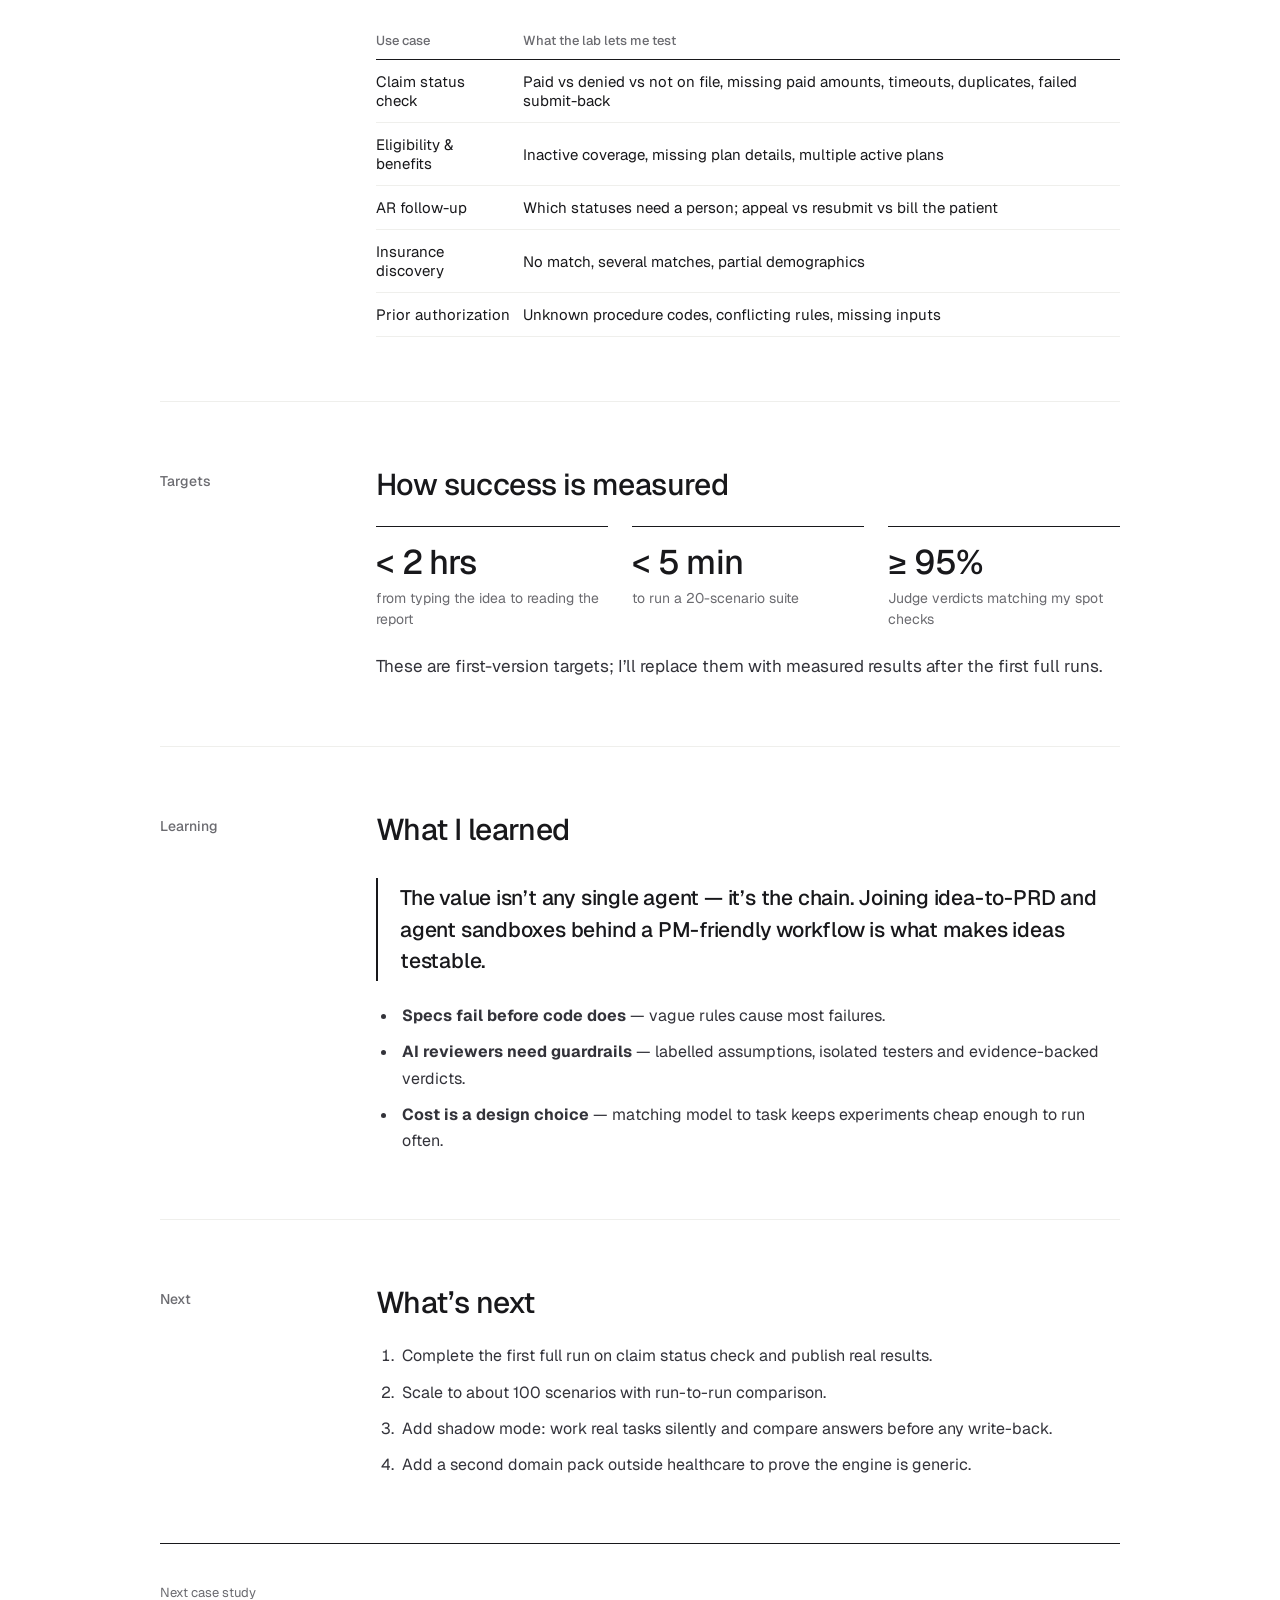
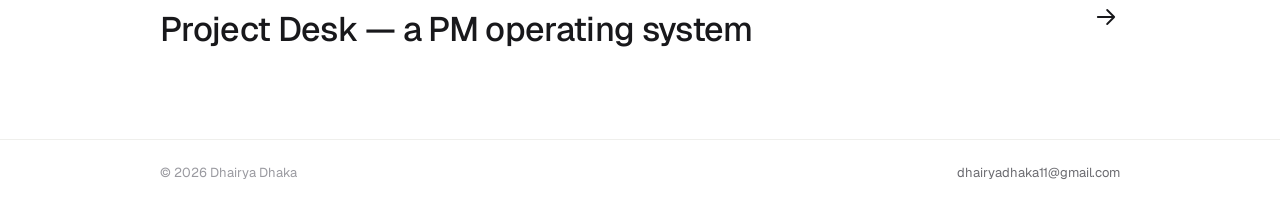
<file: agent-simulation-lab.html>
<!doctype html>
<html lang="en">
<head>
<meta charset="utf-8">
<meta name="viewport" content="width=device-width, initial-scale=1">
<title>Agent Simulation Lab — Dhairya Dhaka</title>
<meta name="description" content="Dhairya Dhaka — Product Manager building AI agents for healthcare operations.">
<link rel="preconnect" href="https://fonts.googleapis.com">
<link href="https://fonts.googleapis.com/css2?family=Geist:wght@300;400;500;600&amp;display=swap" rel="stylesheet">
<link rel="stylesheet" href="assets/ui.css?v=3">
<style>
:root{--ui-ink:#18181B;--ui-muted:#6B6B70;--ui-line:#EFEFEC;--ui-bar:#D9D9D4;--ui-peak:#FFE58A;--ui-tip-bg:#18181B;--ui-tip-ink:#FFFFFF}
body{margin:0;background:#FFFFFF}
html{scroll-behavior:smooth}
a{color:inherit}
.m-link{text-decoration:none;color:#6B6B70;transition:color .15s ease}
.m-link:hover{color:#18181B}
.m-btn{transition:transform .2s ease}
.m-btn:hover{transform:translateY(-1px)}
.m-btn svg,.m-next svg{transition:transform .25s cubic-bezier(.2,.8,.2,1)}
.m-btn:hover svg{transform:translateX(-3px)}
.m-next:hover svg{transform:translateX(4px)}
.m-next .m-title{display:inline-block;transition:transform .35s cubic-bezier(.2,.8,.2,1)}
.m-next:hover .m-title{transform:translateX(6px)}
.h-up{animation:hUp .8s cubic-bezier(.2,.8,.2,1) backwards;animation-delay:var(--d,0s)}
@keyframes hUp{from{opacity:0;translate:0 18px}}
.ph-in{animation:phIn 1.1s cubic-bezier(.2,.8,.2,1) backwards .3s}
@keyframes phIn{from{clip-path:inset(100% 0 0 0 round 18px);scale:1.06}to{clip-path:inset(0 0 0 0 round 18px);scale:1}}
.m-progress{position:absolute;left:0;right:0;bottom:-1px;height:2px;background:#18181B;transform:scaleX(0);transform-origin:0 50%}
.m-sec{position:relative}
.m-sec::before{content:"";position:absolute;left:0;top:-1px;height:1px;width:160px;background:#18181B;transform:scaleX(0);transform-origin:left}
@supports (animation-timeline: scroll()){
.m-progress{animation:mProg linear both;animation-timeline:scroll(root)}
@keyframes mProg{to{transform:scaleX(1)}}
}
@supports (animation-timeline: view()){
.m-in{animation:mIn linear both;animation-timeline:view();animation-range:entry 0% cover 22%}
@keyframes mIn{from{opacity:0;translate:0 24px}to{opacity:1;translate:0 0}}
.m-sec::before{animation:mRule linear both;animation-timeline:view();animation-range:entry 10% cover 30%}
@keyframes mRule{to{transform:scaleX(1)}}
.m-st{animation:mIn linear both;animation-timeline:view();animation-range:entry calc(var(--i,0) * 5%) cover calc(18% + var(--i,0) * 5%)}
}
@media (prefers-reduced-motion: reduce){
html{scroll-behavior:auto}
*,*::before,*::after{animation:none !important;transition:none !important}
}
</style>
</head>
<body>
<div style="font-family: 'Geist', system-ui, sans-serif; color: #18181B; background: #FFFFFF; min-height: 100vh">

<header style="position: sticky; top: 0; z-index: 50; background: rgba(255,255,255,0.88); backdrop-filter: blur(10px); -webkit-backdrop-filter: blur(10px); border-bottom: 1px solid #EFEFEC">
<nav style="max-width: 960px; margin: 0 auto; padding: 16px 24px; display: flex; flex-wrap: wrap; justify-content: space-between; align-items: center; gap: 12px">
<a class="m-btn" href="index.html" style="text-decoration: none; display: inline-flex; align-items: center; gap: 8px; font-size: 14px; font-weight: 500"><svg width="14" height="14" viewBox="0 0 24 24" fill="none" stroke="currentColor" stroke-width="2" stroke-linecap="round" stroke-linejoin="round" aria-hidden="true"><path d="M19 12H5M11 6l-6 6 6 6"></path></svg>All work</a>
<a href="index.html" style="text-decoration: none; display: flex; align-items: center; gap: 10px; font-weight: 500; font-size: 15px"><span aria-hidden="true" style="width: 14px; height: 14px; background: #FFE58A; border: 1px solid #18181B; rotate: -6deg"></span>Dhairya Dhaka</a>
</nav>
<div class="m-progress" aria-hidden="true"></div>
</header>

<main style="max-width: 960px; margin: 0 auto; padding: 0 24px">
<section style="padding: 88px 0 64px; display: flex; flex-wrap: wrap; gap: 40px; align-items: flex-end; justify-content: space-between">
<div style="flex: 1 1 480px; min-width: 0; display: flex; flex-direction: column; gap: 22px">
<span class="h-up" style="--d: .05s; font-size: 14px; color: #6B6B70">Side project · solo builder · 2026</span>
<h1 class="h-up" style="--d: .15s; margin: 0; font-size: clamp(38px, 5.4vw, 58px); font-weight: 500; line-height: 1.05; letter-spacing: -0.035em">Agent Simulation Lab</h1>
<p class="h-up" style="--d: .3s; margin: 0; font-size: 19px; line-height: 1.6; color: #4A4A50; max-width: 620px">A lab that takes an AI agent idea from plain English to a tested, scored agent — without writing code. Nine specialist AI agents write the PRD, add domain rules, build the agent, test it against fake copies of the systems it touches, and recommend one next step.</p>
</div>

</section>

<dl class="h-up" style="--d: .45s; margin: 0 0 56px; display: grid; grid-template-columns: repeat(auto-fit, minmax(170px, 1fr)); gap: 20px; padding: 22px 0; border-top: 1px solid #EFEFEC; border-bottom: 1px solid #EFEFEC"><div><dt style="font-size: 13px; color: #6B6B70; margin-bottom: 4px">Role</dt><dd style="margin: 0; font-size: 15px; line-height: 1.5">Product owner, designer and builder</dd></div><div><dt style="font-size: 13px; color: #6B6B70; margin-bottom: 4px">Built with</dt><dd style="margin: 0; font-size: 15px; line-height: 1.5">Claude Code, Python, FastAPI, Streamlit</dd></div><div><dt style="font-size: 13px; color: #6B6B70; margin-bottom: 4px">First domain</dt><dd style="margin: 0; font-size: 15px; line-height: 1.5">Healthcare revenue cycle</dd></div><div><dt style="font-size: 13px; color: #6B6B70; margin-bottom: 4px">Status</dt><dd style="margin: 0; font-size: 15px; line-height: 1.5">First version built</dd></div></dl>

<div class="h-up" style="--d: .55s; margin-bottom: 64px; background: #FAFAF8; border-radius: 14px; padding: 26px 28px; display: flex; flex-direction: column; gap: 8px">
<span style="font-size: 13px; color: #6B6B70">TL;DR</span>
<p data-ui-roll style="margin: 0; font-size: 18px; line-height: 1.65"><span style="background: linear-gradient(transparent 62%, #FFF1B8 62%)">As a PM I kept ideating agents I couldn’t test myself. I built a generic engine with swappable domain packs, so any operations-agent idea can be specified, built, stress-tested and decided on in hours instead of sprints — all on invented data.</span></p>
</div>

<section class="m-in m-sec" style="padding: 64px 0; border-top: 1px solid #EFEFEC; display: flex; flex-wrap: wrap; gap: 20px 56px">
<span style="flex: 0 0 160px; font-size: 14px; font-weight: 500; color: #6B6B70; padding-top: 6px">Why I built it</span>
<div style="flex: 1 1 520px; min-width: 0; display: flex; flex-direction: column; gap: 22px">
<h2 style="margin: 0; font-size: clamp(24px, 3vw, 30px); font-weight: 500; line-height: 1.25; letter-spacing: -0.02em">Ideas stayed on paper</h2>
<p style="margin: 0; font-size: 17px; line-height: 1.75; color: #33333A">I could write the PRD, define the logic and argue the business case. But seeing whether an agent actually worked meant waiting for engineering capacity, a test environment and real cases — so most ideas never got tested.</p>
<ul style="margin: 0; padding-left: 22px; display: flex; flex-direction: column; gap: 10px; font-size: 16px; line-height: 1.65; color: #33333A"><li style="padding-left: 4px"><strong>Stay in PM mode</strong> — I describe the idea and answer questions; I never write code.</li><li style="padding-left: 4px"><strong>See the whole loop</strong> — the agent picks up work, calls other systems, decides and submits results, exactly as in production.</li><li style="padding-left: 4px"><strong>Test the ugly cases</strong> — timeouts, half-filled replies, bad inputs and duplicates on demand, with no risk to real systems.</li></ul>
</div>
</section>
<section class="m-in m-sec" style="padding: 64px 0; border-top: 1px solid #EFEFEC; display: flex; flex-wrap: wrap; gap: 20px 56px">
<span style="flex: 0 0 160px; font-size: 14px; font-weight: 500; color: #6B6B70; padding-top: 6px">Problem</span>
<div style="flex: 1 1 520px; min-width: 0; display: flex; flex-direction: column; gap: 22px">
<h2 style="margin: 0; font-size: clamp(24px, 3vw, 30px); font-weight: 500; line-height: 1.25; letter-spacing: -0.02em">Operations agents are hard to test safely</h2>
<p style="margin: 0; font-size: 17px; line-height: 1.75; color: #33333A">Back-office agents have no chat to test through: they pull work from queues and write results back. So most of their bugs surface in production.</p>
<div style="overflow-x: auto"><table style="width: 100%; border-collapse: collapse"><thead><tr><th scope="col" style="text-align: left; font-weight: 500; font-size: 13px; color: #6B6B70; padding: 10px 12px 10px 0; border-bottom: 1px solid #18181B">Pain</th><th scope="col" style="text-align: left; font-weight: 500; font-size: 13px; color: #6B6B70; padding: 10px 12px 10px 0; border-bottom: 1px solid #18181B">Why it happens</th><th scope="col" style="text-align: left; font-weight: 500; font-size: 13px; color: #6B6B70; padding: 10px 12px 10px 0; border-bottom: 1px solid #18181B">Who feels it</th></tr></thead><tbody><tr><td style="padding: 12px 12px 12px 0; border-bottom: 1px solid #EFEFEC; font-size: 15px">Testing is risky</td><td style="padding: 12px 12px 12px 0; border-bottom: 1px solid #EFEFEC; font-size: 15px">A wrong submission writes bad data into a live system</td><td style="padding: 12px 12px 12px 0; border-bottom: 1px solid #EFEFEC; font-size: 15px">Ops teams cleaning up</td></tr><tr><td style="padding: 12px 12px 12px 0; border-bottom: 1px solid #EFEFEC; font-size: 15px">Edge cases are rare</td><td style="padding: 12px 12px 12px 0; border-bottom: 1px solid #EFEFEC; font-size: 15px">A “not found” or a timeout appears once in thousands of cases</td><td style="padding: 12px 12px 12px 0; border-bottom: 1px solid #EFEFEC; font-size: 15px">Engineers, PMs approving releases</td></tr><tr><td style="padding: 12px 12px 12px 0; border-bottom: 1px solid #EFEFEC; font-size: 15px">No regression net</td><td style="padding: 12px 12px 12px 0; border-bottom: 1px solid #EFEFEC; font-size: 15px">After a logic change there’s no quick proof old cases still pass</td><td style="padding: 12px 12px 12px 0; border-bottom: 1px solid #EFEFEC; font-size: 15px">Engineers</td></tr><tr><td style="padding: 12px 12px 12px 0; border-bottom: 1px solid #EFEFEC; font-size: 15px">PMs are locked out</td><td style="padding: 12px 12px 12px 0; border-bottom: 1px solid #EFEFEC; font-size: 15px">Testing needs code, environments and data access</td><td style="padding: 12px 12px 12px 0; border-bottom: 1px solid #EFEFEC; font-size: 15px">Product managers</td></tr><tr><td style="padding: 12px 12px 12px 0; border-bottom: 1px solid #EFEFEC; font-size: 15px">Ideas stall</td><td style="padding: 12px 12px 12px 0; border-bottom: 1px solid #EFEFEC; font-size: 15px">Without a cheap test, ideas wait for capacity or ship on assumptions</td><td style="padding: 12px 12px 12px 0; border-bottom: 1px solid #EFEFEC; font-size: 15px">The whole team</td></tr></tbody></table></div>
<p style="margin: 0; font-size: 17px; line-height: 1.75; color: #33333A">Existing tools solve parts of this — some build agents from a spec, others simulate enterprise software. None I found joins spec-to-agent with realistic fakes of the surrounding systems, for a non-engineer.</p>
</div>
</section>
<section class="m-in m-sec" style="padding: 64px 0; border-top: 1px solid #EFEFEC; display: flex; flex-wrap: wrap; gap: 20px 56px">
<span style="flex: 0 0 160px; font-size: 14px; font-weight: 500; color: #6B6B70; padding-top: 6px">How it works</span>
<div style="flex: 1 1 520px; min-width: 0; display: flex; flex-direction: column; gap: 22px">
<h2 style="margin: 0; font-size: clamp(24px, 3vw, 30px); font-weight: 500; line-height: 1.25; letter-spacing: -0.02em">Five gated stages, ending in a decision</h2>
<ol style="margin: 0; padding: 0; list-style: none; border-top: 1px solid #EFEFEC"><li class="m-st" style="--i: 0; display: flex; gap: 18px; padding: 18px 0; border-bottom: 1px solid #EFEFEC"><span style="flex: 0 0 28px; font-size: 13px; color: #9A9AA0; padding-top: 3px">01</span><span style="display: flex; flex-direction: column; gap: 6px"><span style="font-size: 17px; font-weight: 500">Your idea, in plain English</span><span style="font-size: 15px; line-height: 1.65; color: #4A4A50">A few sentences — no template and no code.</span></span></li><li class="m-st" style="--i: 1; display: flex; gap: 18px; padding: 18px 0; border-bottom: 1px solid #EFEFEC"><span style="flex: 0 0 28px; font-size: 13px; color: #9A9AA0; padding-top: 3px">02</span><span style="display: flex; flex-direction: column; gap: 6px"><span style="font-size: 17px; font-weight: 500">PM agent</span><span style="font-size: 15px; line-height: 1.65; color: #4A4A50">Asks discovery questions and writes PRD v1.</span></span></li><li class="m-st" style="--i: 2; display: flex; gap: 18px; padding: 18px 0; border-bottom: 1px solid #EFEFEC"><span style="flex: 0 0 28px; font-size: 13px; color: #9A9AA0; padding-top: 3px">03</span><span style="display: flex; flex-direction: column; gap: 6px"><span style="font-size: 17px; font-weight: 500">Domain agent</span><span style="font-size: 15px; line-height: 1.65; color: #4A4A50">Adds labelled domain rules; I approve every assumption, giving PRD v2.</span></span></li><li class="m-st" style="--i: 3; display: flex; gap: 18px; padding: 18px 0; border-bottom: 1px solid #EFEFEC"><span style="flex: 0 0 28px; font-size: 13px; color: #9A9AA0; padding-top: 3px">04</span><span style="display: flex; flex-direction: column; gap: 6px"><span style="font-size: 17px; font-weight: 500">Agent Sim Lab</span><span style="font-size: 15px; line-height: 1.65; color: #4A4A50">Review the PRD, build the agent, write scenarios, then test and score — on fake systems and invented data, 20+ scenarios, three repeats each.</span></span></li><li class="m-st" style="--i: 4; display: flex; gap: 18px; padding: 18px 0; border-bottom: 1px solid #EFEFEC"><span style="flex: 0 0 28px; font-size: 13px; color: #9A9AA0; padding-top: 3px">05</span><span style="display: flex; flex-direction: column; gap: 6px"><span style="font-size: 17px; font-weight: 500">Report agent</span><span style="font-size: 15px; line-height: 1.65; color: #4A4A50">Writes the experiment report and recommends one next step.</span></span></li><li class="m-st" style="--i: 5; display: flex; gap: 18px; padding: 18px 0; border-bottom: 1px solid #EFEFEC"><span style="flex: 0 0 28px; font-size: 13px; color: #9A9AA0; padding-top: 3px">06</span><span style="display: flex; flex-direction: column; gap: 6px"><span style="font-size: 17px; font-weight: 500">Promote to shadow mode</span><span style="font-size: 15px; line-height: 1.65; color: #4A4A50">Same code, real settings — only with my approval.</span></span></li></ol>
<blockquote style="margin: 8px 0 0; padding: 4px 0 4px 22px; border-left: 2px solid #18181B; font-size: 21px; line-height: 1.5; font-weight: 500; letter-spacing: -0.01em; color: #18181B">The report decides the loop: a spec problem goes back to the Domain agent, a code problem back to the build, and an idea that can’t reach its goal comes back to me.</blockquote>
</div>
</section>
<section class="m-in m-sec" style="padding: 64px 0; border-top: 1px solid #EFEFEC; display: flex; flex-wrap: wrap; gap: 20px 56px">
<span style="flex: 0 0 160px; font-size: 14px; font-weight: 500; color: #6B6B70; padding-top: 6px">The team</span>
<div style="flex: 1 1 520px; min-width: 0; display: flex; flex-direction: column; gap: 22px">
<h2 style="margin: 0; font-size: clamp(24px, 3vw, 30px); font-weight: 500; line-height: 1.25; letter-spacing: -0.02em">Nine agents, one job each</h2>
<p style="margin: 0; font-size: 17px; line-height: 1.75; color: #33333A">Each agent has one job, a defined set of files it reads and writes, an exit checklist and a list of things it must never do. They hand work over through shared files — never chat memory — so every run leaves a full paper trail.</p>
<div style="overflow-x: auto"><table style="width: 100%; border-collapse: collapse"><thead><tr><th scope="col" style="text-align: left; font-weight: 500; font-size: 13px; color: #6B6B70; padding: 10px 12px 10px 0; border-bottom: 1px solid #18181B">Agent</th><th scope="col" style="text-align: left; font-weight: 500; font-size: 13px; color: #6B6B70; padding: 10px 12px 10px 0; border-bottom: 1px solid #18181B">Its one job</th></tr></thead><tbody><tr><td style="padding: 12px 12px 12px 0; border-bottom: 1px solid #EFEFEC; font-size: 15px">PM agent</td><td style="padding: 12px 12px 12px 0; border-bottom: 1px solid #EFEFEC; font-size: 15px">Asks discovery questions and writes PRD v1; never invents domain rules</td></tr><tr><td style="padding: 12px 12px 12px 0; border-bottom: 1px solid #EFEFEC; font-size: 15px">Domain agent</td><td style="padding: 12px 12px 12px 0; border-bottom: 1px solid #EFEFEC; font-size: 15px">Adds rules labelled user-stated, standard or assumption; drafts the fake systems</td></tr><tr><td style="padding: 12px 12px 12px 0; border-bottom: 1px solid #EFEFEC; font-size: 15px">PRD reviewer</td><td style="padding: 12px 12px 12px 0; border-bottom: 1px solid #EFEFEC; font-size: 15px">Reads the PRD like a strict engineer: vague steps, conflicts, gaps</td></tr><tr><td style="padding: 12px 12px 12px 0; border-bottom: 1px solid #EFEFEC; font-size: 15px">Builder</td><td style="padding: 12px 12px 12px 0; border-bottom: 1px solid #EFEFEC; font-size: 15px">Turns the approved PRD into agent code, a plain-English explanation and a rule-by-rule trace</td></tr><tr><td style="padding: 12px 12px 12px 0; border-bottom: 1px solid #EFEFEC; font-size: 15px">Simulator</td><td style="padding: 12px 12px 12px 0; border-bottom: 1px solid #EFEFEC; font-size: 15px">Invents realistic, deliberately messy test data</td></tr><tr><td style="padding: 12px 12px 12px 0; border-bottom: 1px solid #EFEFEC; font-size: 15px">Scenario writer</td><td style="padding: 12px 12px 12px 0; border-bottom: 1px solid #EFEFEC; font-size: 15px">Writes test cases covering every rule, each with one expected result</td></tr><tr><td style="padding: 12px 12px 12px 0; border-bottom: 1px solid #EFEFEC; font-size: 15px">QA agent</td><td style="padding: 12px 12px 12px 0; border-bottom: 1px solid #EFEFEC; font-size: 15px">Approves only testable scenarios; groups failures by root cause</td></tr><tr><td style="padding: 12px 12px 12px 0; border-bottom: 1px solid #EFEFEC; font-size: 15px">Judge</td><td style="padding: 12px 12px 12px 0; border-bottom: 1px solid #EFEFEC; font-size: 15px">Scores each scenario from evidence in the trace, across three repeats</td></tr><tr><td style="padding: 12px 12px 12px 0; border-bottom: 1px solid #EFEFEC; font-size: 15px">Report agent</td><td style="padding: 12px 12px 12px 0; border-bottom: 1px solid #EFEFEC; font-size: 15px">Writes the report and picks one of four next steps</td></tr></tbody></table></div>
</div>
</section>
<section class="m-in m-sec" style="padding: 64px 0; border-top: 1px solid #EFEFEC; display: flex; flex-wrap: wrap; gap: 20px 56px">
<span style="flex: 0 0 160px; font-size: 14px; font-weight: 500; color: #6B6B70; padding-top: 6px">Design decisions</span>
<div style="flex: 1 1 520px; min-width: 0; display: flex; flex-direction: column; gap: 22px">
<h2 style="margin: 0; font-size: clamp(24px, 3vw, 30px); font-weight: 500; line-height: 1.25; letter-spacing: -0.02em">Built to keep results trustworthy</h2>
<ul style="margin: 0; padding-left: 22px; display: flex; flex-direction: column; gap: 10px; font-size: 16px; line-height: 1.65; color: #33333A"><li style="padding-left: 4px"><strong>PRD as source of truth</strong> — a failing test is fixed in the PRD and the agent rebuilt; code is never hand-patched.</li><li style="padding-left: 4px"><strong>Labelled rules</strong> — every assumption needs my approval before a build, so the AI can’t quietly invent business logic.</li><li style="padding-left: 4px"><strong>Testers never see the code</strong> — scenarios check the spec, not the implementation.</li><li style="padding-left: 4px"><strong>Realistic fake systems</strong> — fault switches for timeout, error, not found, missing field and malformed replies.</li><li style="padding-left: 4px"><strong>Three repeats per scenario</strong> — any disagreement is flagged as flaky, never counted as a pass.</li><li style="padding-left: 4px"><strong>Same code, test or live</strong> — only a settings file differs, so what was tested is what would ship.</li><li style="padding-left: 4px"><strong>Generic engine, domain packs</strong> — each domain plugs in its fakes, data rules and expert briefing.</li></ul>
</div>
</section>
<section class="m-in m-sec" style="padding: 64px 0; border-top: 1px solid #EFEFEC; display: flex; flex-wrap: wrap; gap: 20px 56px">
<span style="flex: 0 0 160px; font-size: 14px; font-weight: 500; color: #6B6B70; padding-top: 6px">Cost</span>
<div style="flex: 1 1 520px; min-width: 0; display: flex; flex-direction: column; gap: 22px">
<h2 style="margin: 0; font-size: clamp(24px, 3vw, 30px); font-weight: 500; line-height: 1.25; letter-spacing: -0.02em">Cheapest model that does the job</h2>
<div style="display: grid; grid-template-columns: repeat(auto-fit, minmax(170px, 1fr)); gap: 24px"><div class="m-st" style="--i: 0; display: flex; flex-direction: column; gap: 6px; padding-top: 16px; border-top: 1px solid #18181B"><span data-ui-roll="all" style="font-size: clamp(26px, 3.2vw, 34px); font-weight: 500; letter-spacing: -0.02em; line-height: 1.1">3</span><span style="font-size: 14px; line-height: 1.5; color: #6B6B70">model tiers, matched to each agent’s task</span></div><div class="m-st" style="--i: 1; display: flex; flex-direction: column; gap: 6px; padding-top: 16px; border-top: 1px solid #18181B"><span data-ui-roll="all" style="font-size: clamp(26px, 3.2vw, 34px); font-weight: 500; letter-spacing: -0.02em; line-height: 1.1">1</span><span style="font-size: 14px; line-height: 1.5; color: #6B6B70">retry, one tier up, before it asks me</span></div><div class="m-st" style="--i: 2; display: flex; flex-direction: column; gap: 6px; padding-top: 16px; border-top: 1px solid #18181B"><span data-ui-roll="all" style="font-size: clamp(26px, 3.2vw, 34px); font-weight: 500; letter-spacing: -0.02em; line-height: 1.1">0</span><span style="font-size: 14px; line-height: 1.5; color: #6B6B70">model calls during test runs — the built agent is rule-based</span></div></div>
<p style="margin: 0; font-size: 17px; line-height: 1.75; color: #33333A">Checklist work runs on the lightest model, writing and building on the mid tier, and the strongest model only when cheap signals say a job is hard. One command switches the whole lab between economy, balanced and quality modes, and every report shows model usage and where to save next time.</p>
</div>
</section>
<section class="m-in m-sec" style="padding: 64px 0; border-top: 1px solid #EFEFEC; display: flex; flex-wrap: wrap; gap: 20px 56px">
<span style="flex: 0 0 160px; font-size: 14px; font-weight: 500; color: #6B6B70; padding-top: 6px">In my role</span>
<div style="flex: 1 1 520px; min-width: 0; display: flex; flex-direction: column; gap: 22px">
<h2 style="margin: 0; font-size: clamp(24px, 3vw, 30px); font-weight: 500; line-height: 1.25; letter-spacing: -0.02em">First domain pack: healthcare revenue cycle</h2>
<p style="margin: 0; font-size: 17px; line-height: 1.75; color: #33333A">I use the lab to prototype and pressure-test agent ideas before they enter the real build process. It runs only on invented data and is kept separate from company systems.</p>
<div style="overflow-x: auto"><table style="width: 100%; border-collapse: collapse"><thead><tr><th scope="col" style="text-align: left; font-weight: 500; font-size: 13px; color: #6B6B70; padding: 10px 12px 10px 0; border-bottom: 1px solid #18181B">Use case</th><th scope="col" style="text-align: left; font-weight: 500; font-size: 13px; color: #6B6B70; padding: 10px 12px 10px 0; border-bottom: 1px solid #18181B">What the lab lets me test</th></tr></thead><tbody><tr><td style="padding: 12px 12px 12px 0; border-bottom: 1px solid #EFEFEC; font-size: 15px">Claim status check</td><td style="padding: 12px 12px 12px 0; border-bottom: 1px solid #EFEFEC; font-size: 15px">Paid vs denied vs not on file, missing paid amounts, timeouts, duplicates, failed submit-back</td></tr><tr><td style="padding: 12px 12px 12px 0; border-bottom: 1px solid #EFEFEC; font-size: 15px">Eligibility &amp; benefits</td><td style="padding: 12px 12px 12px 0; border-bottom: 1px solid #EFEFEC; font-size: 15px">Inactive coverage, missing plan details, multiple active plans</td></tr><tr><td style="padding: 12px 12px 12px 0; border-bottom: 1px solid #EFEFEC; font-size: 15px">AR follow-up</td><td style="padding: 12px 12px 12px 0; border-bottom: 1px solid #EFEFEC; font-size: 15px">Which statuses need a person; appeal vs resubmit vs bill the patient</td></tr><tr><td style="padding: 12px 12px 12px 0; border-bottom: 1px solid #EFEFEC; font-size: 15px">Insurance discovery</td><td style="padding: 12px 12px 12px 0; border-bottom: 1px solid #EFEFEC; font-size: 15px">No match, several matches, partial demographics</td></tr><tr><td style="padding: 12px 12px 12px 0; border-bottom: 1px solid #EFEFEC; font-size: 15px">Prior authorization</td><td style="padding: 12px 12px 12px 0; border-bottom: 1px solid #EFEFEC; font-size: 15px">Unknown procedure codes, conflicting rules, missing inputs</td></tr></tbody></table></div>
</div>
</section>
<section class="m-in m-sec" style="padding: 64px 0; border-top: 1px solid #EFEFEC; display: flex; flex-wrap: wrap; gap: 20px 56px">
<span style="flex: 0 0 160px; font-size: 14px; font-weight: 500; color: #6B6B70; padding-top: 6px">Targets</span>
<div style="flex: 1 1 520px; min-width: 0; display: flex; flex-direction: column; gap: 22px">
<h2 style="margin: 0; font-size: clamp(24px, 3vw, 30px); font-weight: 500; line-height: 1.25; letter-spacing: -0.02em">How success is measured</h2>
<div style="display: grid; grid-template-columns: repeat(auto-fit, minmax(170px, 1fr)); gap: 24px"><div class="m-st" style="--i: 0; display: flex; flex-direction: column; gap: 6px; padding-top: 16px; border-top: 1px solid #18181B"><span data-ui-roll="all" style="font-size: clamp(26px, 3.2vw, 34px); font-weight: 500; letter-spacing: -0.02em; line-height: 1.1">< 2 hrs</span><span style="font-size: 14px; line-height: 1.5; color: #6B6B70">from typing the idea to reading the report</span></div><div class="m-st" style="--i: 1; display: flex; flex-direction: column; gap: 6px; padding-top: 16px; border-top: 1px solid #18181B"><span data-ui-roll="all" style="font-size: clamp(26px, 3.2vw, 34px); font-weight: 500; letter-spacing: -0.02em; line-height: 1.1">< 5 min</span><span style="font-size: 14px; line-height: 1.5; color: #6B6B70">to run a 20-scenario suite</span></div><div class="m-st" style="--i: 2; display: flex; flex-direction: column; gap: 6px; padding-top: 16px; border-top: 1px solid #18181B"><span data-ui-roll="all" style="font-size: clamp(26px, 3.2vw, 34px); font-weight: 500; letter-spacing: -0.02em; line-height: 1.1">≥ 95%</span><span style="font-size: 14px; line-height: 1.5; color: #6B6B70">Judge verdicts matching my spot checks</span></div></div>
<p style="margin: 0; font-size: 17px; line-height: 1.75; color: #33333A">These are first-version targets; I’ll replace them with measured results after the first full runs.</p>
</div>
</section>
<section class="m-in m-sec" style="padding: 64px 0; border-top: 1px solid #EFEFEC; display: flex; flex-wrap: wrap; gap: 20px 56px">
<span style="flex: 0 0 160px; font-size: 14px; font-weight: 500; color: #6B6B70; padding-top: 6px">Learning</span>
<div style="flex: 1 1 520px; min-width: 0; display: flex; flex-direction: column; gap: 22px">
<h2 style="margin: 0; font-size: clamp(24px, 3vw, 30px); font-weight: 500; line-height: 1.25; letter-spacing: -0.02em">What I learned</h2>
<blockquote style="margin: 8px 0 0; padding: 4px 0 4px 22px; border-left: 2px solid #18181B; font-size: 21px; line-height: 1.5; font-weight: 500; letter-spacing: -0.01em; color: #18181B">The value isn’t any single agent — it’s the chain. Joining idea-to-PRD and agent sandboxes behind a PM-friendly workflow is what makes ideas testable.</blockquote>
<ul style="margin: 0; padding-left: 22px; display: flex; flex-direction: column; gap: 10px; font-size: 16px; line-height: 1.65; color: #33333A"><li style="padding-left: 4px"><strong>Specs fail before code does</strong> — vague rules cause most failures.</li><li style="padding-left: 4px"><strong>AI reviewers need guardrails</strong> — labelled assumptions, isolated testers and evidence-backed verdicts.</li><li style="padding-left: 4px"><strong>Cost is a design choice</strong> — matching model to task keeps experiments cheap enough to run often.</li></ul>
</div>
</section>
<section class="m-in m-sec" style="padding: 64px 0; border-top: 1px solid #EFEFEC; display: flex; flex-wrap: wrap; gap: 20px 56px">
<span style="flex: 0 0 160px; font-size: 14px; font-weight: 500; color: #6B6B70; padding-top: 6px">Next</span>
<div style="flex: 1 1 520px; min-width: 0; display: flex; flex-direction: column; gap: 22px">
<h2 style="margin: 0; font-size: clamp(24px, 3vw, 30px); font-weight: 500; line-height: 1.25; letter-spacing: -0.02em">What’s next</h2>
<ol style="margin: 0; padding-left: 22px; display: flex; flex-direction: column; gap: 10px; font-size: 16px; line-height: 1.65; color: #33333A"><li style="padding-left: 4px">Complete the first full run on claim status check and publish real results.</li><li style="padding-left: 4px">Scale to about 100 scenarios with run-to-run comparison.</li><li style="padding-left: 4px">Add shadow mode: work real tasks silently and compare answers before any write-back.</li><li style="padding-left: 4px">Add a second domain pack outside healthcare to prove the engine is generic.</li></ol>
</div>
</section>

<a class="m-next" href="project-desk.html" style="text-decoration: none; display: flex; justify-content: space-between; align-items: center; gap: 16px; padding: 40px 0 88px; border-top: 1px solid #18181B">
<span style="display: flex; flex-direction: column; gap: 6px"><span style="font-size: 13px; color: #6B6B70">Next case study</span><span class="m-title" style="font-size: clamp(24px, 3.4vw, 34px); font-weight: 500; letter-spacing: -0.02em">Project Desk — a PM operating system</span></span>
<svg width="28" height="28" viewBox="0 0 24 24" fill="none" stroke="currentColor" stroke-width="1.6" stroke-linecap="round" stroke-linejoin="round" aria-hidden="true"><path d="M5 12h14M13 6l6 6-6 6"></path></svg>
</a>
</main>

<footer style="border-top: 1px solid #EFEFEC">
<div style="max-width: 960px; margin: 0 auto; padding: 24px; display: flex; flex-wrap: wrap; justify-content: space-between; gap: 8px; font-size: 13px; color: #9A9AA0">
<span>© 2026 Dhairya Dhaka</span>
<a class="m-link" href="mailto:dhairyadhaka11@gmail.com">dhairyadhaka11@gmail.com</a>
</div>
</footer>
</div>
<script src="assets/ui.js?v=3"></script>
</body>
</html>
</file>
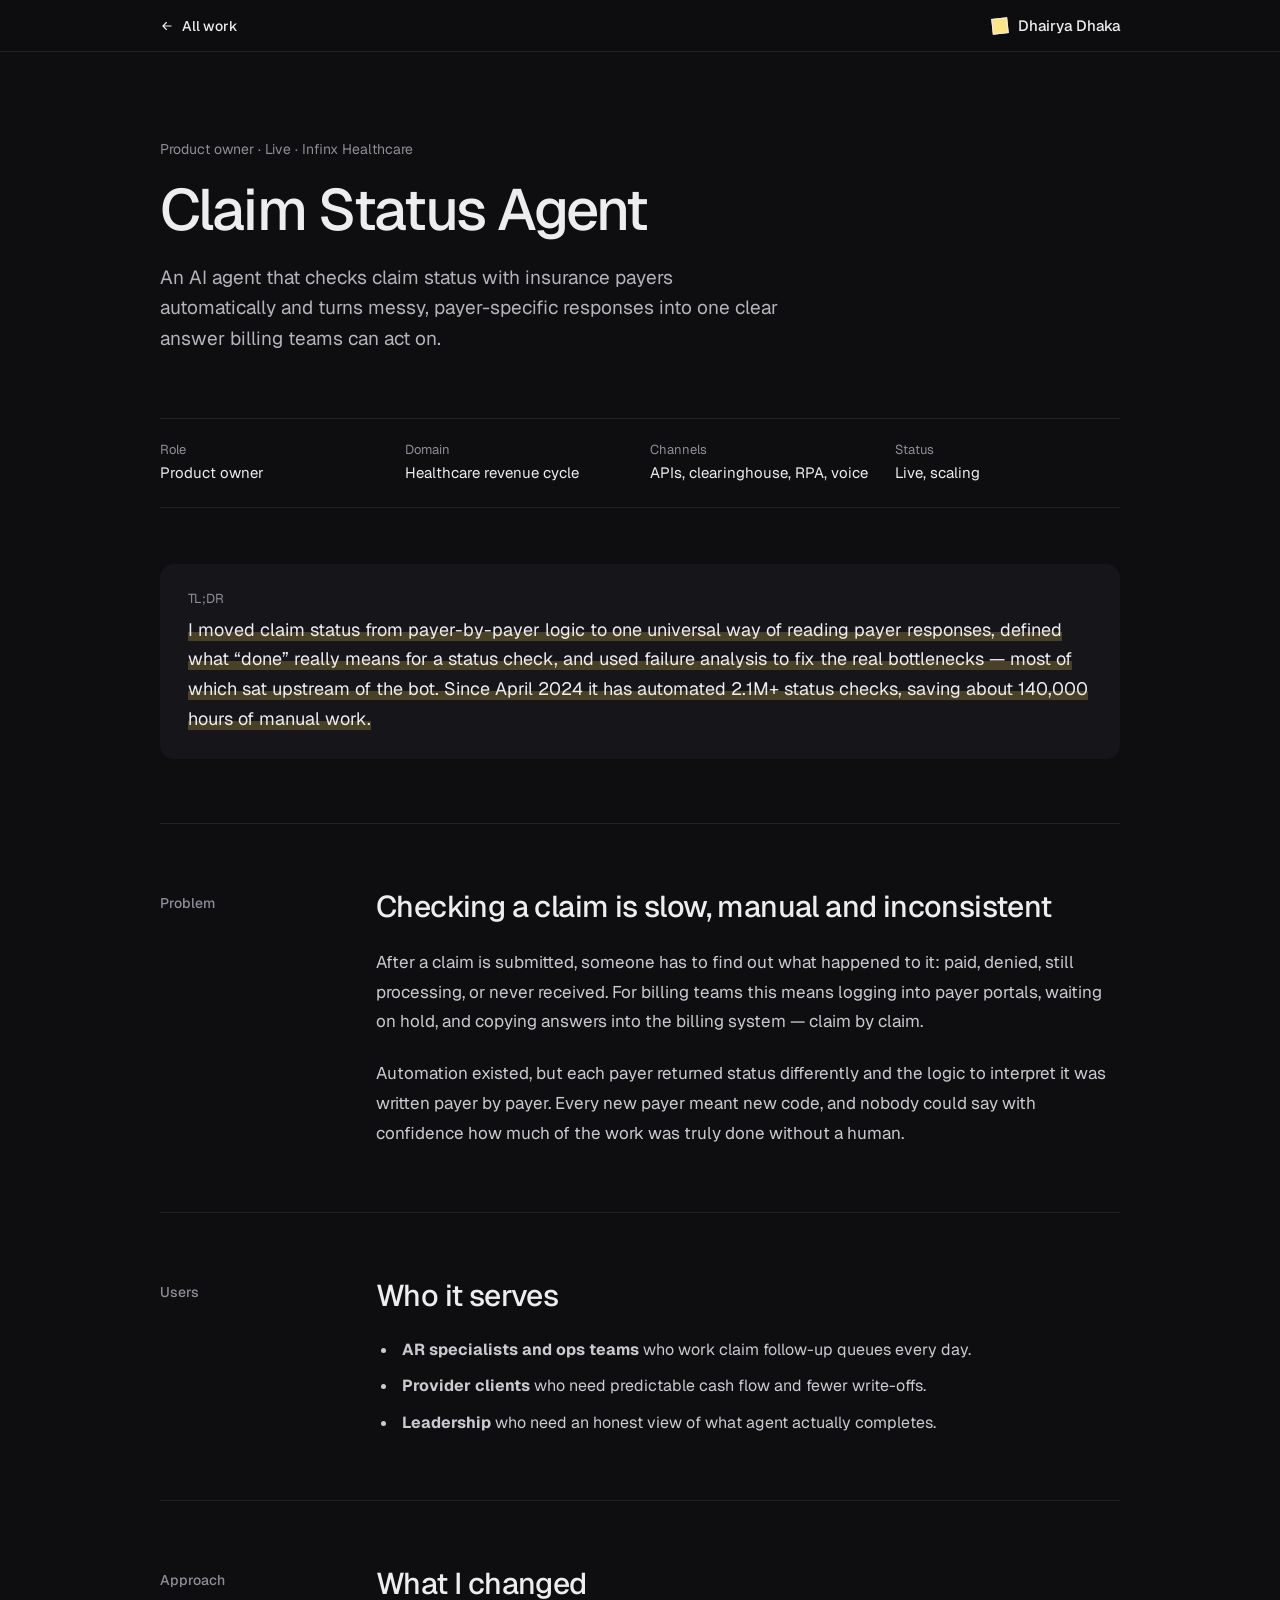
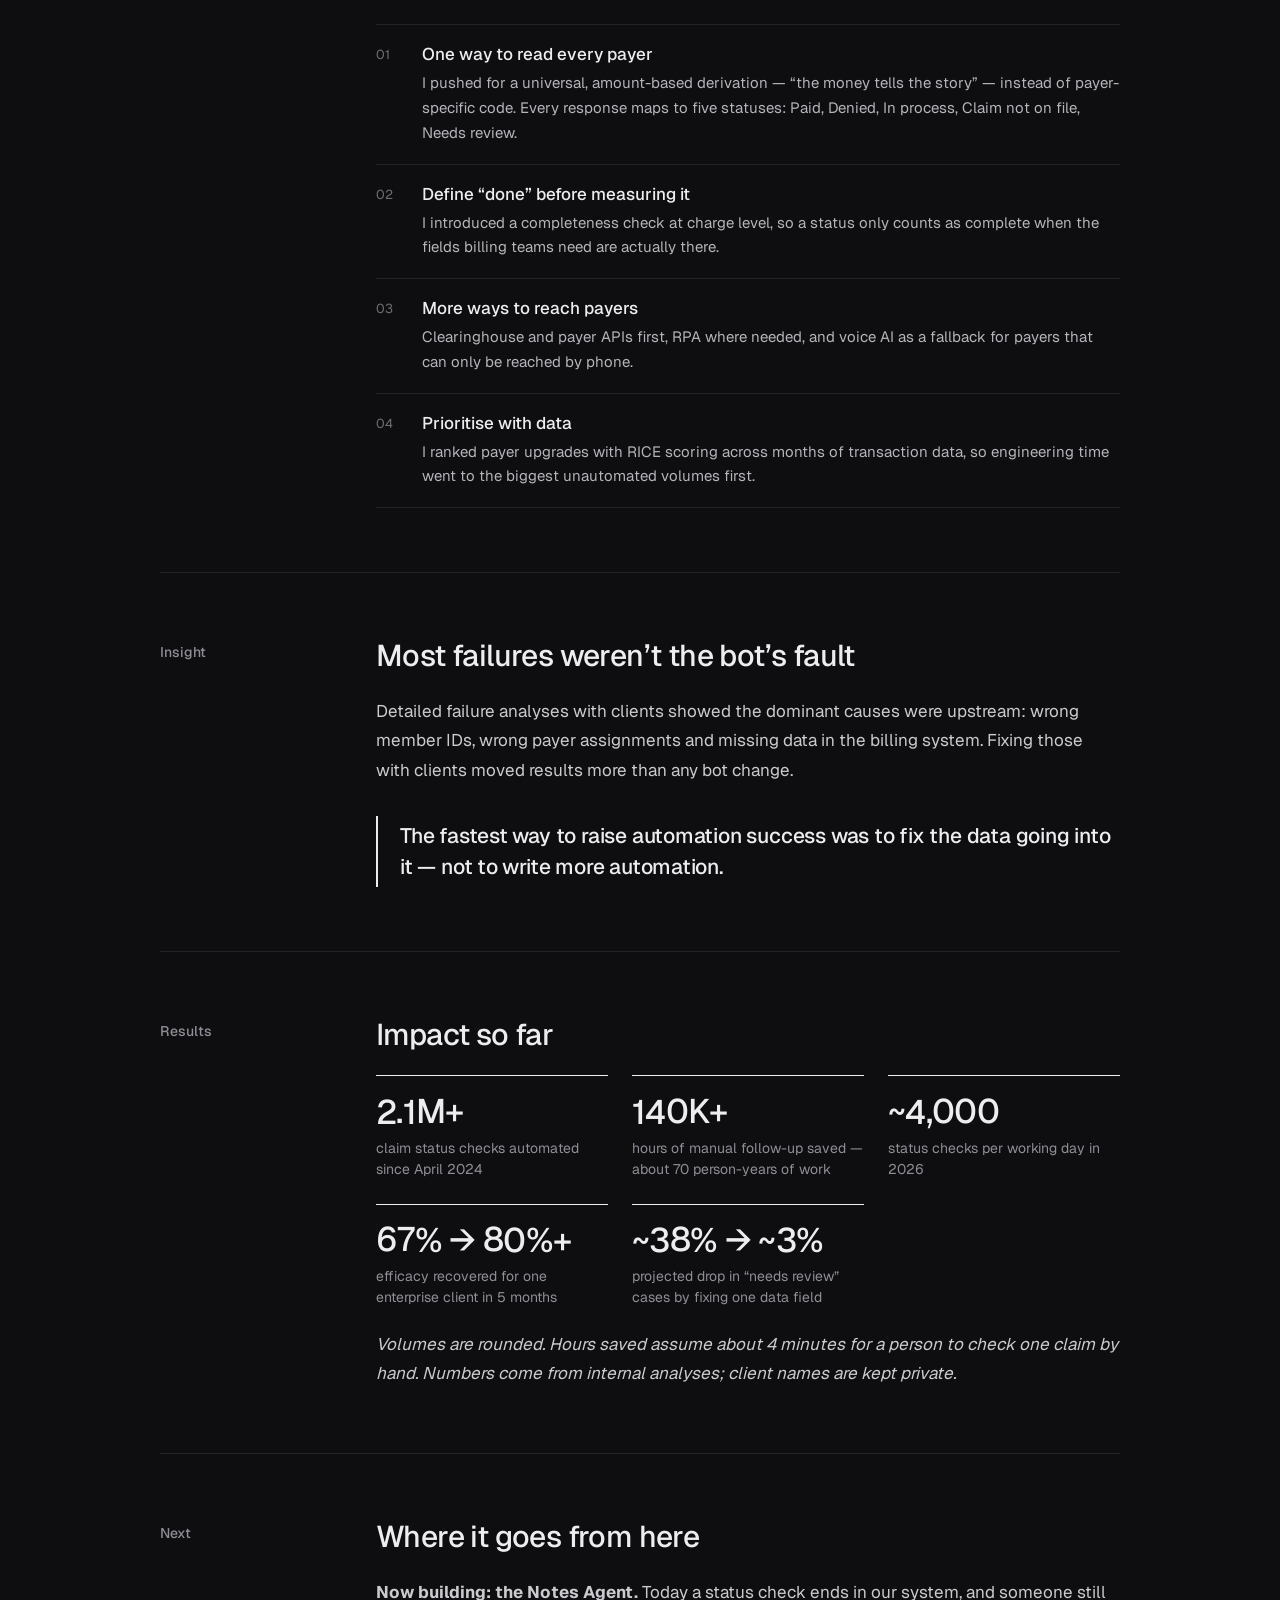
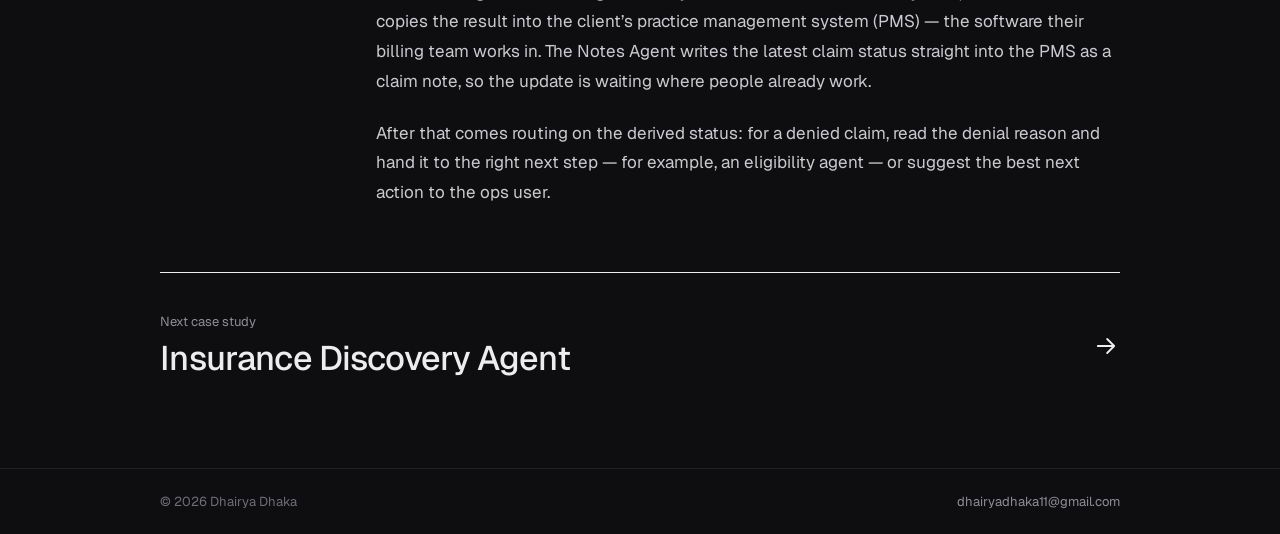
<file: claim-status-agent-dark.html>
<!doctype html>
<html lang="en">
<head>
<meta charset="utf-8">
<meta name="viewport" content="width=device-width, initial-scale=1">
<title>Claim Status Agent — Dhairya Dhaka</title>
<meta name="description" content="Dhairya Dhaka — Product Manager building AI agents for healthcare operations.">
<link rel="preconnect" href="https://fonts.googleapis.com">
<link href="https://fonts.googleapis.com/css2?family=Geist:wght@300;400;500;600&amp;display=swap" rel="stylesheet">
<link rel="stylesheet" href="assets/ui.css?v=3">
<style>
:root{--ui-ink:#EDEDEF;--ui-muted:#8E8E96;--ui-line:#222226;--ui-bar:#3A3A40;--ui-peak:#FFE58A;--ui-tip-bg:#EDEDEF;--ui-tip-ink:#0B0B0C}
body{margin:0;background:#0E0E10}
html{scroll-behavior:smooth}
a{color:inherit}
.m-link{text-decoration:none;color:#8E8E96;transition:color .15s ease}
.m-link:hover{color:#EDEDEF}
.m-btn{transition:transform .2s ease}
.m-btn:hover{transform:translateY(-1px)}
.m-btn svg,.m-next svg{transition:transform .25s cubic-bezier(.2,.8,.2,1)}
.m-btn:hover svg{transform:translateX(-3px)}
.m-next:hover svg{transform:translateX(4px)}
.m-next .m-title{display:inline-block;transition:transform .35s cubic-bezier(.2,.8,.2,1)}
.m-next:hover .m-title{transform:translateX(6px)}
.h-up{animation:hUp .8s cubic-bezier(.2,.8,.2,1) backwards;animation-delay:var(--d,0s)}
@keyframes hUp{from{opacity:0;translate:0 18px}}
.ph-in{animation:phIn 1.1s cubic-bezier(.2,.8,.2,1) backwards .3s}
@keyframes phIn{from{clip-path:inset(100% 0 0 0 round 18px);scale:1.06}to{clip-path:inset(0 0 0 0 round 18px);scale:1}}
.m-progress{position:absolute;left:0;right:0;bottom:-1px;height:2px;background:#EDEDEF;transform:scaleX(0);transform-origin:0 50%}
.m-sec{position:relative}
.m-sec::before{content:"";position:absolute;left:0;top:-1px;height:1px;width:160px;background:#EDEDEF;transform:scaleX(0);transform-origin:left}
@supports (animation-timeline: scroll()){
.m-progress{animation:mProg linear both;animation-timeline:scroll(root)}
@keyframes mProg{to{transform:scaleX(1)}}
}
@supports (animation-timeline: view()){
.m-in{animation:mIn linear both;animation-timeline:view();animation-range:entry 0% cover 22%}
@keyframes mIn{from{opacity:0;translate:0 24px}to{opacity:1;translate:0 0}}
.m-sec::before{animation:mRule linear both;animation-timeline:view();animation-range:entry 10% cover 30%}
@keyframes mRule{to{transform:scaleX(1)}}
.m-st{animation:mIn linear both;animation-timeline:view();animation-range:entry calc(var(--i,0) * 5%) cover calc(18% + var(--i,0) * 5%)}
}
@media (prefers-reduced-motion: reduce){
html{scroll-behavior:auto}
*,*::before,*::after{animation:none !important;transition:none !important}
}
</style>
</head>
<body>
<div style="font-family: 'Geist', system-ui, sans-serif; color: #EDEDEF; background: #0E0E10; min-height: 100vh">

<header style="position: sticky; top: 0; z-index: 50; background: rgba(14,14,16,0.82); backdrop-filter: blur(10px); -webkit-backdrop-filter: blur(10px); border-bottom: 1px solid #222226">
<nav style="max-width: 960px; margin: 0 auto; padding: 16px 24px; display: flex; flex-wrap: wrap; justify-content: space-between; align-items: center; gap: 12px">
<a class="m-btn" href="dark.html" style="text-decoration: none; display: inline-flex; align-items: center; gap: 8px; font-size: 14px; font-weight: 500"><svg width="14" height="14" viewBox="0 0 24 24" fill="none" stroke="currentColor" stroke-width="2" stroke-linecap="round" stroke-linejoin="round" aria-hidden="true"><path d="M19 12H5M11 6l-6 6 6 6"></path></svg>All work</a>
<a href="dark.html" style="text-decoration: none; display: flex; align-items: center; gap: 10px; font-weight: 500; font-size: 15px"><span aria-hidden="true" style="width: 14px; height: 14px; background: #FFE58A; border: 1px solid #EDEDEF; rotate: -6deg"></span>Dhairya Dhaka</a>
</nav>
<div class="m-progress" aria-hidden="true"></div>
</header>

<main style="max-width: 960px; margin: 0 auto; padding: 0 24px">
<section style="padding: 88px 0 64px; display: flex; flex-wrap: wrap; gap: 40px; align-items: flex-end; justify-content: space-between">
<div style="flex: 1 1 480px; min-width: 0; display: flex; flex-direction: column; gap: 22px">
<span class="h-up" style="--d: .05s; font-size: 14px; color: #8E8E96">Product owner · Live · Infinx Healthcare</span>
<h1 class="h-up" style="--d: .15s; margin: 0; font-size: clamp(38px, 5.4vw, 58px); font-weight: 500; line-height: 1.05; letter-spacing: -0.035em">Claim Status Agent</h1>
<p class="h-up" style="--d: .3s; margin: 0; font-size: 19px; line-height: 1.6; color: #B4B4BA; max-width: 620px">An AI agent that checks claim status with insurance payers automatically and turns messy, payer-specific responses into one clear answer billing teams can act on.</p>
</div>

</section>

<dl class="h-up" style="--d: .45s; margin: 0 0 56px; display: grid; grid-template-columns: repeat(auto-fit, minmax(170px, 1fr)); gap: 20px; padding: 22px 0; border-top: 1px solid #222226; border-bottom: 1px solid #222226"><div><dt style="font-size: 13px; color: #8E8E96; margin-bottom: 4px">Role</dt><dd style="margin: 0; font-size: 15px; line-height: 1.5">Product owner</dd></div><div><dt style="font-size: 13px; color: #8E8E96; margin-bottom: 4px">Domain</dt><dd style="margin: 0; font-size: 15px; line-height: 1.5">Healthcare revenue cycle</dd></div><div><dt style="font-size: 13px; color: #8E8E96; margin-bottom: 4px">Channels</dt><dd style="margin: 0; font-size: 15px; line-height: 1.5">APIs, clearinghouse, RPA, voice</dd></div><div><dt style="font-size: 13px; color: #8E8E96; margin-bottom: 4px">Status</dt><dd style="margin: 0; font-size: 15px; line-height: 1.5">Live, scaling</dd></div></dl>

<div class="h-up" style="--d: .55s; margin-bottom: 64px; background: #16161A; border-radius: 14px; padding: 26px 28px; display: flex; flex-direction: column; gap: 8px">
<span style="font-size: 13px; color: #8E8E96">TL;DR</span>
<p data-ui-roll style="margin: 0; font-size: 18px; line-height: 1.65"><span style="background: linear-gradient(transparent 62%, rgba(255,214,90,0.22) 62%)">I moved claim status from payer-by-payer logic to one universal way of reading payer responses, defined what “done” really means for a status check, and used failure analysis to fix the real bottlenecks — most of which sat upstream of the bot. Since April 2024 it has automated 2.1M+ status checks, saving about 140,000 hours of manual work.</span></p>
</div>

<section class="m-in m-sec" style="padding: 64px 0; border-top: 1px solid #222226; display: flex; flex-wrap: wrap; gap: 20px 56px">
<span style="flex: 0 0 160px; font-size: 14px; font-weight: 500; color: #8E8E96; padding-top: 6px">Problem</span>
<div style="flex: 1 1 520px; min-width: 0; display: flex; flex-direction: column; gap: 22px">
<h2 style="margin: 0; font-size: clamp(24px, 3vw, 30px); font-weight: 500; line-height: 1.25; letter-spacing: -0.02em">Checking a claim is slow, manual and inconsistent</h2>
<p style="margin: 0; font-size: 17px; line-height: 1.75; color: #CACACF">After a claim is submitted, someone has to find out what happened to it: paid, denied, still processing, or never received. For billing teams this means logging into payer portals, waiting on hold, and copying answers into the billing system — claim by claim.</p>
<p style="margin: 0; font-size: 17px; line-height: 1.75; color: #CACACF">Automation existed, but each payer returned status differently and the logic to interpret it was written payer by payer. Every new payer meant new code, and nobody could say with confidence how much of the work was truly done without a human.</p>
</div>
</section>
<section class="m-in m-sec" style="padding: 64px 0; border-top: 1px solid #222226; display: flex; flex-wrap: wrap; gap: 20px 56px">
<span style="flex: 0 0 160px; font-size: 14px; font-weight: 500; color: #8E8E96; padding-top: 6px">Users</span>
<div style="flex: 1 1 520px; min-width: 0; display: flex; flex-direction: column; gap: 22px">
<h2 style="margin: 0; font-size: clamp(24px, 3vw, 30px); font-weight: 500; line-height: 1.25; letter-spacing: -0.02em">Who it serves</h2>
<ul style="margin: 0; padding-left: 22px; display: flex; flex-direction: column; gap: 10px; font-size: 16px; line-height: 1.65; color: #CACACF"><li style="padding-left: 4px"><strong>AR specialists and ops teams</strong> who work claim follow-up queues every day.</li><li style="padding-left: 4px"><strong>Provider clients</strong> who need predictable cash flow and fewer write-offs.</li><li style="padding-left: 4px"><strong>Leadership</strong> who need an honest view of what agent actually completes.</li></ul>
</div>
</section>
<section class="m-in m-sec" style="padding: 64px 0; border-top: 1px solid #222226; display: flex; flex-wrap: wrap; gap: 20px 56px">
<span style="flex: 0 0 160px; font-size: 14px; font-weight: 500; color: #8E8E96; padding-top: 6px">Approach</span>
<div style="flex: 1 1 520px; min-width: 0; display: flex; flex-direction: column; gap: 22px">
<h2 style="margin: 0; font-size: clamp(24px, 3vw, 30px); font-weight: 500; line-height: 1.25; letter-spacing: -0.02em">What I changed</h2>
<ol style="margin: 0; padding: 0; list-style: none; border-top: 1px solid #222226"><li class="m-st" style="--i: 0; display: flex; gap: 18px; padding: 18px 0; border-bottom: 1px solid #222226"><span style="flex: 0 0 28px; font-size: 13px; color: #6E6E76; padding-top: 3px">01</span><span style="display: flex; flex-direction: column; gap: 6px"><span style="font-size: 17px; font-weight: 500">One way to read every payer</span><span style="font-size: 15px; line-height: 1.65; color: #B4B4BA">I pushed for a universal, amount-based derivation — “the money tells the story” — instead of payer-specific code. Every response maps to five statuses: Paid, Denied, In process, Claim not on file, Needs review.</span></span></li><li class="m-st" style="--i: 1; display: flex; gap: 18px; padding: 18px 0; border-bottom: 1px solid #222226"><span style="flex: 0 0 28px; font-size: 13px; color: #6E6E76; padding-top: 3px">02</span><span style="display: flex; flex-direction: column; gap: 6px"><span style="font-size: 17px; font-weight: 500">Define “done” before measuring it</span><span style="font-size: 15px; line-height: 1.65; color: #B4B4BA">I introduced a completeness check at charge level, so a status only counts as complete when the fields billing teams need are actually there.</span></span></li><li class="m-st" style="--i: 2; display: flex; gap: 18px; padding: 18px 0; border-bottom: 1px solid #222226"><span style="flex: 0 0 28px; font-size: 13px; color: #6E6E76; padding-top: 3px">03</span><span style="display: flex; flex-direction: column; gap: 6px"><span style="font-size: 17px; font-weight: 500">More ways to reach payers</span><span style="font-size: 15px; line-height: 1.65; color: #B4B4BA">Clearinghouse and payer APIs first, RPA where needed, and voice AI as a fallback for payers that can only be reached by phone.</span></span></li><li class="m-st" style="--i: 3; display: flex; gap: 18px; padding: 18px 0; border-bottom: 1px solid #222226"><span style="flex: 0 0 28px; font-size: 13px; color: #6E6E76; padding-top: 3px">04</span><span style="display: flex; flex-direction: column; gap: 6px"><span style="font-size: 17px; font-weight: 500">Prioritise with data</span><span style="font-size: 15px; line-height: 1.65; color: #B4B4BA">I ranked payer upgrades with RICE scoring across months of transaction data, so engineering time went to the biggest unautomated volumes first.</span></span></li></ol>
</div>
</section>
<section class="m-in m-sec" style="padding: 64px 0; border-top: 1px solid #222226; display: flex; flex-wrap: wrap; gap: 20px 56px">
<span style="flex: 0 0 160px; font-size: 14px; font-weight: 500; color: #8E8E96; padding-top: 6px">Insight</span>
<div style="flex: 1 1 520px; min-width: 0; display: flex; flex-direction: column; gap: 22px">
<h2 style="margin: 0; font-size: clamp(24px, 3vw, 30px); font-weight: 500; line-height: 1.25; letter-spacing: -0.02em">Most failures weren’t the bot’s fault</h2>
<p style="margin: 0; font-size: 17px; line-height: 1.75; color: #CACACF">Detailed failure analyses with clients showed the dominant causes were upstream: wrong member IDs, wrong payer assignments and missing data in the billing system. Fixing those with clients moved results more than any bot change.</p>
<blockquote style="margin: 8px 0 0; padding: 4px 0 4px 22px; border-left: 2px solid #EDEDEF; font-size: 21px; line-height: 1.5; font-weight: 500; letter-spacing: -0.01em; color: #EDEDEF">The fastest way to raise automation success was to fix the data going into it — not to write more automation.</blockquote>
</div>
</section>
<section class="m-in m-sec" style="padding: 64px 0; border-top: 1px solid #222226; display: flex; flex-wrap: wrap; gap: 20px 56px">
<span style="flex: 0 0 160px; font-size: 14px; font-weight: 500; color: #8E8E96; padding-top: 6px">Results</span>
<div style="flex: 1 1 520px; min-width: 0; display: flex; flex-direction: column; gap: 22px">
<h2 style="margin: 0; font-size: clamp(24px, 3vw, 30px); font-weight: 500; line-height: 1.25; letter-spacing: -0.02em">Impact so far</h2>
<div style="display: grid; grid-template-columns: repeat(auto-fit, minmax(170px, 1fr)); gap: 24px"><div class="m-st" style="--i: 0; display: flex; flex-direction: column; gap: 6px; padding-top: 16px; border-top: 1px solid #EDEDEF"><span data-ui-roll="all" style="font-size: clamp(26px, 3.2vw, 34px); font-weight: 500; letter-spacing: -0.02em; line-height: 1.1">2.1M+</span><span style="font-size: 14px; line-height: 1.5; color: #8E8E96">claim status checks automated since April 2024</span></div><div class="m-st" style="--i: 1; display: flex; flex-direction: column; gap: 6px; padding-top: 16px; border-top: 1px solid #EDEDEF"><span data-ui-roll="all" style="font-size: clamp(26px, 3.2vw, 34px); font-weight: 500; letter-spacing: -0.02em; line-height: 1.1">140K+</span><span style="font-size: 14px; line-height: 1.5; color: #8E8E96">hours of manual follow-up saved — about 70 person-years of work</span></div><div class="m-st" style="--i: 2; display: flex; flex-direction: column; gap: 6px; padding-top: 16px; border-top: 1px solid #EDEDEF"><span data-ui-roll="all" style="font-size: clamp(26px, 3.2vw, 34px); font-weight: 500; letter-spacing: -0.02em; line-height: 1.1">~4,000</span><span style="font-size: 14px; line-height: 1.5; color: #8E8E96">status checks per working day in 2026</span></div><div class="m-st" style="--i: 3; display: flex; flex-direction: column; gap: 6px; padding-top: 16px; border-top: 1px solid #EDEDEF"><span data-ui-roll="all" style="font-size: clamp(26px, 3.2vw, 34px); font-weight: 500; letter-spacing: -0.02em; line-height: 1.1">67% → 80%+</span><span style="font-size: 14px; line-height: 1.5; color: #8E8E96">efficacy recovered for one enterprise client in 5 months</span></div><div class="m-st" style="--i: 4; display: flex; flex-direction: column; gap: 6px; padding-top: 16px; border-top: 1px solid #EDEDEF"><span data-ui-roll="all" style="font-size: clamp(26px, 3.2vw, 34px); font-weight: 500; letter-spacing: -0.02em; line-height: 1.1">~38% → ~3%</span><span style="font-size: 14px; line-height: 1.5; color: #8E8E96">projected drop in “needs review” cases by fixing one data field</span></div></div>
<p style="margin: 0; font-size: 17px; line-height: 1.75; color: #CACACF"><em>Volumes are rounded. Hours saved assume about 4 minutes for a person to check one claim by hand. Numbers come from internal analyses; client names are kept private.</em></p>
</div>
</section>
<section class="m-in m-sec" style="padding: 64px 0; border-top: 1px solid #222226; display: flex; flex-wrap: wrap; gap: 20px 56px">
<span style="flex: 0 0 160px; font-size: 14px; font-weight: 500; color: #8E8E96; padding-top: 6px">Next</span>
<div style="flex: 1 1 520px; min-width: 0; display: flex; flex-direction: column; gap: 22px">
<h2 style="margin: 0; font-size: clamp(24px, 3vw, 30px); font-weight: 500; line-height: 1.25; letter-spacing: -0.02em">Where it goes from here</h2>
<p style="margin: 0; font-size: 17px; line-height: 1.75; color: #CACACF"><strong>Now building: the Notes Agent.</strong> Today a status check ends in our system, and someone still copies the result into the client’s practice management system (PMS) — the software their billing team works in. The Notes Agent writes the latest claim status straight into the PMS as a claim note, so the update is waiting where people already work.</p>
<p style="margin: 0; font-size: 17px; line-height: 1.75; color: #CACACF">After that comes routing on the derived status: for a denied claim, read the denial reason and hand it to the right next step — for example, an eligibility agent — or suggest the best next action to the ops user.</p>
</div>
</section>

<a class="m-next" href="insurance-discovery-agent-dark.html" style="text-decoration: none; display: flex; justify-content: space-between; align-items: center; gap: 16px; padding: 40px 0 88px; border-top: 1px solid #EDEDEF">
<span style="display: flex; flex-direction: column; gap: 6px"><span style="font-size: 13px; color: #8E8E96">Next case study</span><span class="m-title" style="font-size: clamp(24px, 3.4vw, 34px); font-weight: 500; letter-spacing: -0.02em">Insurance Discovery Agent</span></span>
<svg width="28" height="28" viewBox="0 0 24 24" fill="none" stroke="currentColor" stroke-width="1.6" stroke-linecap="round" stroke-linejoin="round" aria-hidden="true"><path d="M5 12h14M13 6l6 6-6 6"></path></svg>
</a>
</main>

<footer style="border-top: 1px solid #222226">
<div style="max-width: 960px; margin: 0 auto; padding: 24px; display: flex; flex-wrap: wrap; justify-content: space-between; gap: 8px; font-size: 13px; color: #6E6E76">
<span>© 2026 Dhairya Dhaka</span>
<a class="m-link" href="mailto:dhairyadhaka11@gmail.com">dhairyadhaka11@gmail.com</a>
</div>
</footer>
</div>
<script src="assets/ui.js?v=3"></script>
</body>
</html>
</file>
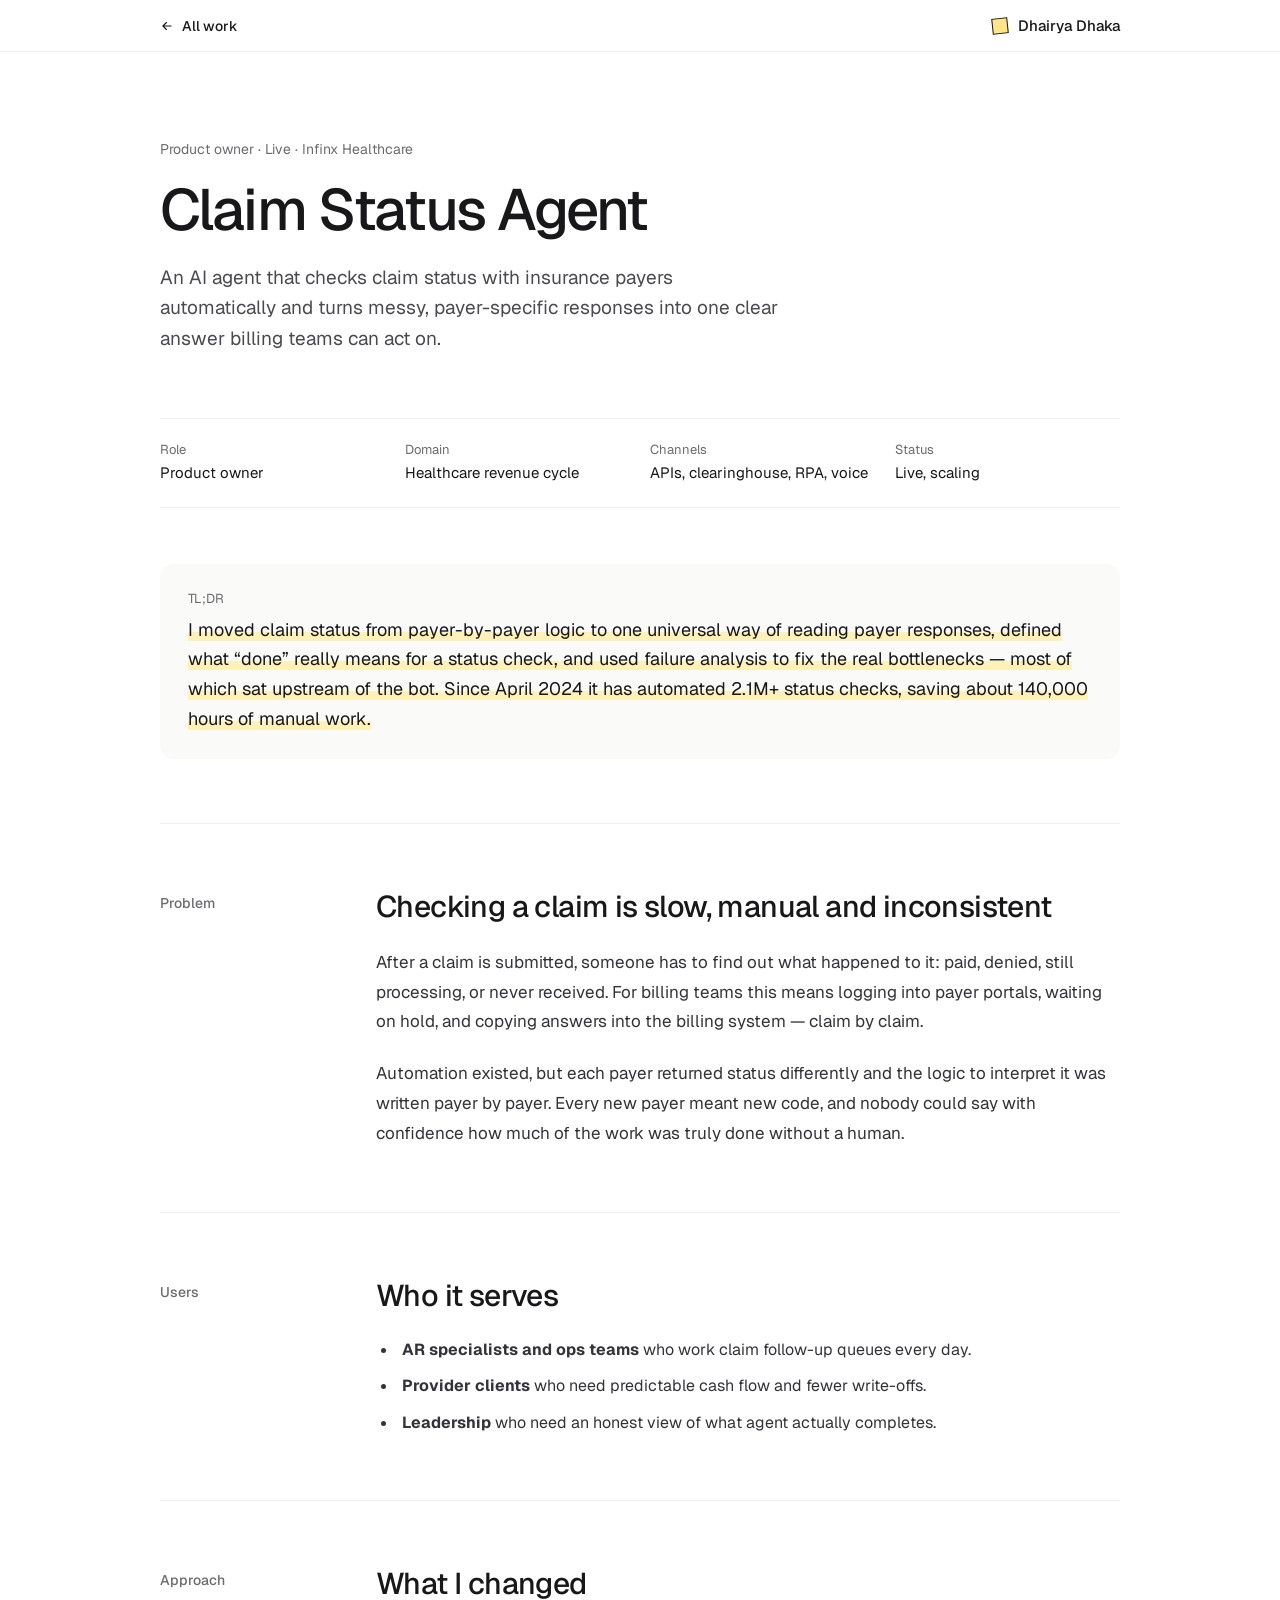
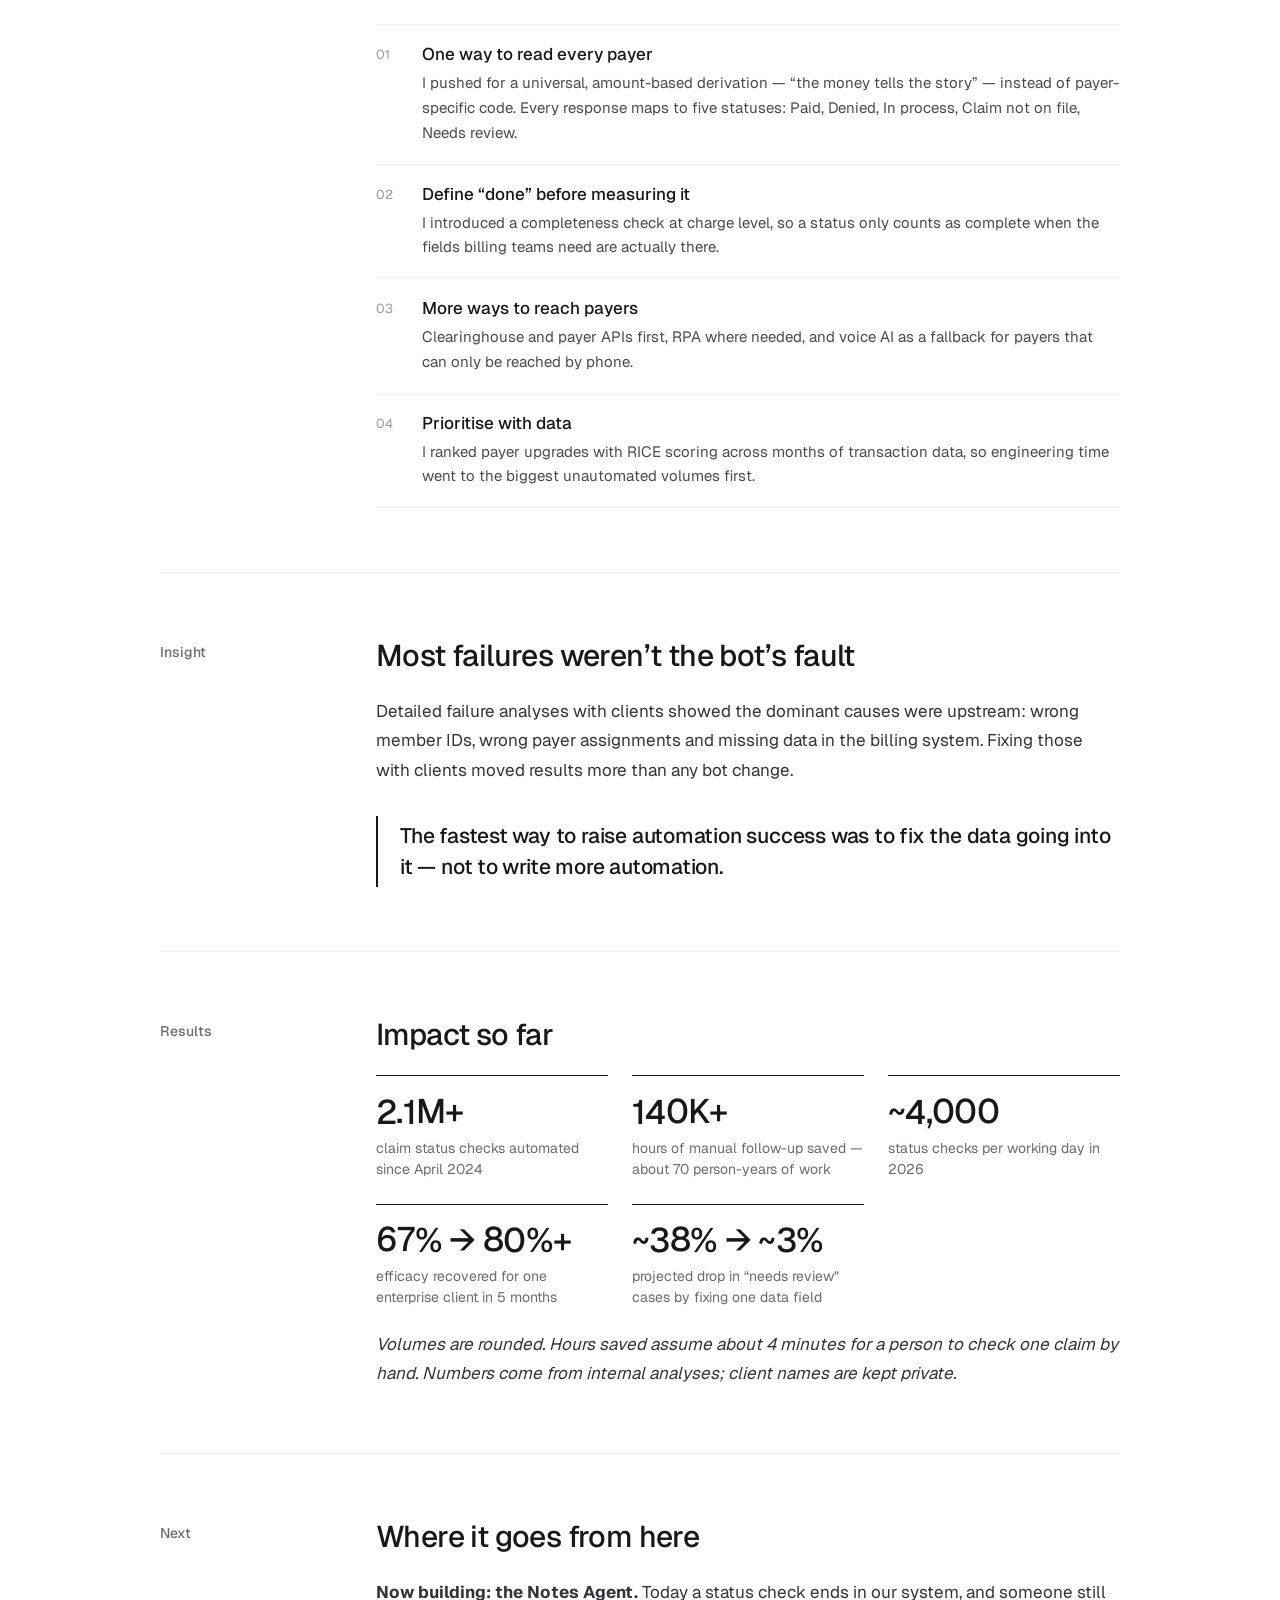
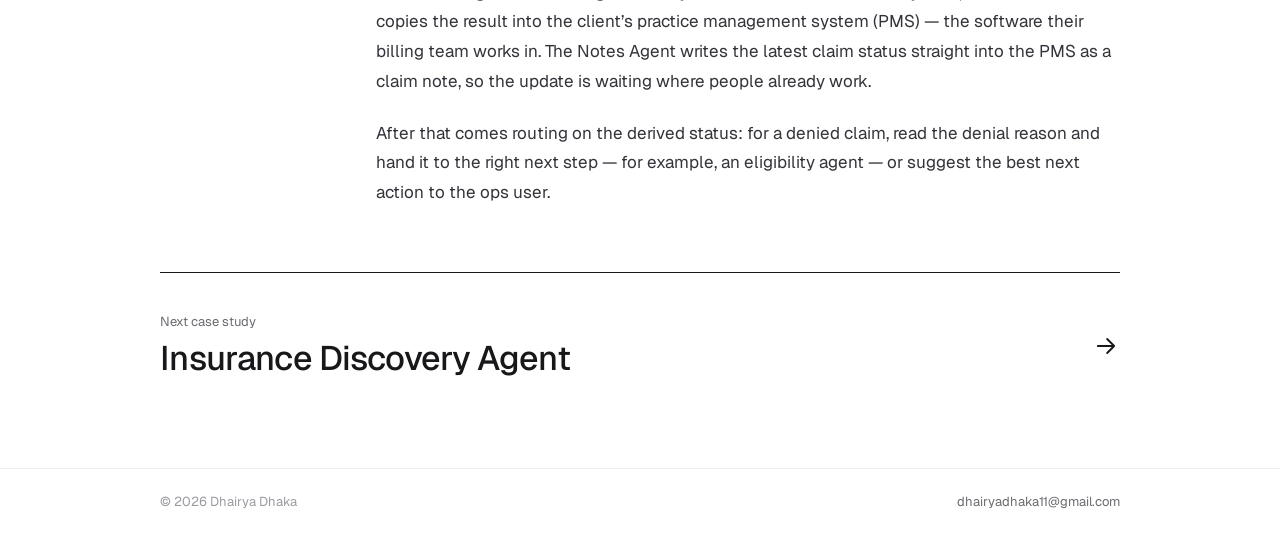
<file: claim-status-agent.html>
<!doctype html>
<html lang="en">
<head>
<meta charset="utf-8">
<meta name="viewport" content="width=device-width, initial-scale=1">
<title>Claim Status Agent — Dhairya Dhaka</title>
<meta name="description" content="Dhairya Dhaka — Product Manager building AI agents for healthcare operations.">
<link rel="preconnect" href="https://fonts.googleapis.com">
<link href="https://fonts.googleapis.com/css2?family=Geist:wght@300;400;500;600&amp;display=swap" rel="stylesheet">
<link rel="stylesheet" href="assets/ui.css?v=3">
<style>
:root{--ui-ink:#18181B;--ui-muted:#6B6B70;--ui-line:#EFEFEC;--ui-bar:#D9D9D4;--ui-peak:#FFE58A;--ui-tip-bg:#18181B;--ui-tip-ink:#FFFFFF}
body{margin:0;background:#FFFFFF}
html{scroll-behavior:smooth}
a{color:inherit}
.m-link{text-decoration:none;color:#6B6B70;transition:color .15s ease}
.m-link:hover{color:#18181B}
.m-btn{transition:transform .2s ease}
.m-btn:hover{transform:translateY(-1px)}
.m-btn svg,.m-next svg{transition:transform .25s cubic-bezier(.2,.8,.2,1)}
.m-btn:hover svg{transform:translateX(-3px)}
.m-next:hover svg{transform:translateX(4px)}
.m-next .m-title{display:inline-block;transition:transform .35s cubic-bezier(.2,.8,.2,1)}
.m-next:hover .m-title{transform:translateX(6px)}
.h-up{animation:hUp .8s cubic-bezier(.2,.8,.2,1) backwards;animation-delay:var(--d,0s)}
@keyframes hUp{from{opacity:0;translate:0 18px}}
.ph-in{animation:phIn 1.1s cubic-bezier(.2,.8,.2,1) backwards .3s}
@keyframes phIn{from{clip-path:inset(100% 0 0 0 round 18px);scale:1.06}to{clip-path:inset(0 0 0 0 round 18px);scale:1}}
.m-progress{position:absolute;left:0;right:0;bottom:-1px;height:2px;background:#18181B;transform:scaleX(0);transform-origin:0 50%}
.m-sec{position:relative}
.m-sec::before{content:"";position:absolute;left:0;top:-1px;height:1px;width:160px;background:#18181B;transform:scaleX(0);transform-origin:left}
@supports (animation-timeline: scroll()){
.m-progress{animation:mProg linear both;animation-timeline:scroll(root)}
@keyframes mProg{to{transform:scaleX(1)}}
}
@supports (animation-timeline: view()){
.m-in{animation:mIn linear both;animation-timeline:view();animation-range:entry 0% cover 22%}
@keyframes mIn{from{opacity:0;translate:0 24px}to{opacity:1;translate:0 0}}
.m-sec::before{animation:mRule linear both;animation-timeline:view();animation-range:entry 10% cover 30%}
@keyframes mRule{to{transform:scaleX(1)}}
.m-st{animation:mIn linear both;animation-timeline:view();animation-range:entry calc(var(--i,0) * 5%) cover calc(18% + var(--i,0) * 5%)}
}
@media (prefers-reduced-motion: reduce){
html{scroll-behavior:auto}
*,*::before,*::after{animation:none !important;transition:none !important}
}
</style>
</head>
<body>
<div style="font-family: 'Geist', system-ui, sans-serif; color: #18181B; background: #FFFFFF; min-height: 100vh">

<header style="position: sticky; top: 0; z-index: 50; background: rgba(255,255,255,0.88); backdrop-filter: blur(10px); -webkit-backdrop-filter: blur(10px); border-bottom: 1px solid #EFEFEC">
<nav style="max-width: 960px; margin: 0 auto; padding: 16px 24px; display: flex; flex-wrap: wrap; justify-content: space-between; align-items: center; gap: 12px">
<a class="m-btn" href="index.html" style="text-decoration: none; display: inline-flex; align-items: center; gap: 8px; font-size: 14px; font-weight: 500"><svg width="14" height="14" viewBox="0 0 24 24" fill="none" stroke="currentColor" stroke-width="2" stroke-linecap="round" stroke-linejoin="round" aria-hidden="true"><path d="M19 12H5M11 6l-6 6 6 6"></path></svg>All work</a>
<a href="index.html" style="text-decoration: none; display: flex; align-items: center; gap: 10px; font-weight: 500; font-size: 15px"><span aria-hidden="true" style="width: 14px; height: 14px; background: #FFE58A; border: 1px solid #18181B; rotate: -6deg"></span>Dhairya Dhaka</a>
</nav>
<div class="m-progress" aria-hidden="true"></div>
</header>

<main style="max-width: 960px; margin: 0 auto; padding: 0 24px">
<section style="padding: 88px 0 64px; display: flex; flex-wrap: wrap; gap: 40px; align-items: flex-end; justify-content: space-between">
<div style="flex: 1 1 480px; min-width: 0; display: flex; flex-direction: column; gap: 22px">
<span class="h-up" style="--d: .05s; font-size: 14px; color: #6B6B70">Product owner · Live · Infinx Healthcare</span>
<h1 class="h-up" style="--d: .15s; margin: 0; font-size: clamp(38px, 5.4vw, 58px); font-weight: 500; line-height: 1.05; letter-spacing: -0.035em">Claim Status Agent</h1>
<p class="h-up" style="--d: .3s; margin: 0; font-size: 19px; line-height: 1.6; color: #4A4A50; max-width: 620px">An AI agent that checks claim status with insurance payers automatically and turns messy, payer-specific responses into one clear answer billing teams can act on.</p>
</div>

</section>

<dl class="h-up" style="--d: .45s; margin: 0 0 56px; display: grid; grid-template-columns: repeat(auto-fit, minmax(170px, 1fr)); gap: 20px; padding: 22px 0; border-top: 1px solid #EFEFEC; border-bottom: 1px solid #EFEFEC"><div><dt style="font-size: 13px; color: #6B6B70; margin-bottom: 4px">Role</dt><dd style="margin: 0; font-size: 15px; line-height: 1.5">Product owner</dd></div><div><dt style="font-size: 13px; color: #6B6B70; margin-bottom: 4px">Domain</dt><dd style="margin: 0; font-size: 15px; line-height: 1.5">Healthcare revenue cycle</dd></div><div><dt style="font-size: 13px; color: #6B6B70; margin-bottom: 4px">Channels</dt><dd style="margin: 0; font-size: 15px; line-height: 1.5">APIs, clearinghouse, RPA, voice</dd></div><div><dt style="font-size: 13px; color: #6B6B70; margin-bottom: 4px">Status</dt><dd style="margin: 0; font-size: 15px; line-height: 1.5">Live, scaling</dd></div></dl>

<div class="h-up" style="--d: .55s; margin-bottom: 64px; background: #FAFAF8; border-radius: 14px; padding: 26px 28px; display: flex; flex-direction: column; gap: 8px">
<span style="font-size: 13px; color: #6B6B70">TL;DR</span>
<p data-ui-roll style="margin: 0; font-size: 18px; line-height: 1.65"><span style="background: linear-gradient(transparent 62%, #FFF1B8 62%)">I moved claim status from payer-by-payer logic to one universal way of reading payer responses, defined what “done” really means for a status check, and used failure analysis to fix the real bottlenecks — most of which sat upstream of the bot. Since April 2024 it has automated 2.1M+ status checks, saving about 140,000 hours of manual work.</span></p>
</div>

<section class="m-in m-sec" style="padding: 64px 0; border-top: 1px solid #EFEFEC; display: flex; flex-wrap: wrap; gap: 20px 56px">
<span style="flex: 0 0 160px; font-size: 14px; font-weight: 500; color: #6B6B70; padding-top: 6px">Problem</span>
<div style="flex: 1 1 520px; min-width: 0; display: flex; flex-direction: column; gap: 22px">
<h2 style="margin: 0; font-size: clamp(24px, 3vw, 30px); font-weight: 500; line-height: 1.25; letter-spacing: -0.02em">Checking a claim is slow, manual and inconsistent</h2>
<p style="margin: 0; font-size: 17px; line-height: 1.75; color: #33333A">After a claim is submitted, someone has to find out what happened to it: paid, denied, still processing, or never received. For billing teams this means logging into payer portals, waiting on hold, and copying answers into the billing system — claim by claim.</p>
<p style="margin: 0; font-size: 17px; line-height: 1.75; color: #33333A">Automation existed, but each payer returned status differently and the logic to interpret it was written payer by payer. Every new payer meant new code, and nobody could say with confidence how much of the work was truly done without a human.</p>
</div>
</section>
<section class="m-in m-sec" style="padding: 64px 0; border-top: 1px solid #EFEFEC; display: flex; flex-wrap: wrap; gap: 20px 56px">
<span style="flex: 0 0 160px; font-size: 14px; font-weight: 500; color: #6B6B70; padding-top: 6px">Users</span>
<div style="flex: 1 1 520px; min-width: 0; display: flex; flex-direction: column; gap: 22px">
<h2 style="margin: 0; font-size: clamp(24px, 3vw, 30px); font-weight: 500; line-height: 1.25; letter-spacing: -0.02em">Who it serves</h2>
<ul style="margin: 0; padding-left: 22px; display: flex; flex-direction: column; gap: 10px; font-size: 16px; line-height: 1.65; color: #33333A"><li style="padding-left: 4px"><strong>AR specialists and ops teams</strong> who work claim follow-up queues every day.</li><li style="padding-left: 4px"><strong>Provider clients</strong> who need predictable cash flow and fewer write-offs.</li><li style="padding-left: 4px"><strong>Leadership</strong> who need an honest view of what agent actually completes.</li></ul>
</div>
</section>
<section class="m-in m-sec" style="padding: 64px 0; border-top: 1px solid #EFEFEC; display: flex; flex-wrap: wrap; gap: 20px 56px">
<span style="flex: 0 0 160px; font-size: 14px; font-weight: 500; color: #6B6B70; padding-top: 6px">Approach</span>
<div style="flex: 1 1 520px; min-width: 0; display: flex; flex-direction: column; gap: 22px">
<h2 style="margin: 0; font-size: clamp(24px, 3vw, 30px); font-weight: 500; line-height: 1.25; letter-spacing: -0.02em">What I changed</h2>
<ol style="margin: 0; padding: 0; list-style: none; border-top: 1px solid #EFEFEC"><li class="m-st" style="--i: 0; display: flex; gap: 18px; padding: 18px 0; border-bottom: 1px solid #EFEFEC"><span style="flex: 0 0 28px; font-size: 13px; color: #9A9AA0; padding-top: 3px">01</span><span style="display: flex; flex-direction: column; gap: 6px"><span style="font-size: 17px; font-weight: 500">One way to read every payer</span><span style="font-size: 15px; line-height: 1.65; color: #4A4A50">I pushed for a universal, amount-based derivation — “the money tells the story” — instead of payer-specific code. Every response maps to five statuses: Paid, Denied, In process, Claim not on file, Needs review.</span></span></li><li class="m-st" style="--i: 1; display: flex; gap: 18px; padding: 18px 0; border-bottom: 1px solid #EFEFEC"><span style="flex: 0 0 28px; font-size: 13px; color: #9A9AA0; padding-top: 3px">02</span><span style="display: flex; flex-direction: column; gap: 6px"><span style="font-size: 17px; font-weight: 500">Define “done” before measuring it</span><span style="font-size: 15px; line-height: 1.65; color: #4A4A50">I introduced a completeness check at charge level, so a status only counts as complete when the fields billing teams need are actually there.</span></span></li><li class="m-st" style="--i: 2; display: flex; gap: 18px; padding: 18px 0; border-bottom: 1px solid #EFEFEC"><span style="flex: 0 0 28px; font-size: 13px; color: #9A9AA0; padding-top: 3px">03</span><span style="display: flex; flex-direction: column; gap: 6px"><span style="font-size: 17px; font-weight: 500">More ways to reach payers</span><span style="font-size: 15px; line-height: 1.65; color: #4A4A50">Clearinghouse and payer APIs first, RPA where needed, and voice AI as a fallback for payers that can only be reached by phone.</span></span></li><li class="m-st" style="--i: 3; display: flex; gap: 18px; padding: 18px 0; border-bottom: 1px solid #EFEFEC"><span style="flex: 0 0 28px; font-size: 13px; color: #9A9AA0; padding-top: 3px">04</span><span style="display: flex; flex-direction: column; gap: 6px"><span style="font-size: 17px; font-weight: 500">Prioritise with data</span><span style="font-size: 15px; line-height: 1.65; color: #4A4A50">I ranked payer upgrades with RICE scoring across months of transaction data, so engineering time went to the biggest unautomated volumes first.</span></span></li></ol>
</div>
</section>
<section class="m-in m-sec" style="padding: 64px 0; border-top: 1px solid #EFEFEC; display: flex; flex-wrap: wrap; gap: 20px 56px">
<span style="flex: 0 0 160px; font-size: 14px; font-weight: 500; color: #6B6B70; padding-top: 6px">Insight</span>
<div style="flex: 1 1 520px; min-width: 0; display: flex; flex-direction: column; gap: 22px">
<h2 style="margin: 0; font-size: clamp(24px, 3vw, 30px); font-weight: 500; line-height: 1.25; letter-spacing: -0.02em">Most failures weren’t the bot’s fault</h2>
<p style="margin: 0; font-size: 17px; line-height: 1.75; color: #33333A">Detailed failure analyses with clients showed the dominant causes were upstream: wrong member IDs, wrong payer assignments and missing data in the billing system. Fixing those with clients moved results more than any bot change.</p>
<blockquote style="margin: 8px 0 0; padding: 4px 0 4px 22px; border-left: 2px solid #18181B; font-size: 21px; line-height: 1.5; font-weight: 500; letter-spacing: -0.01em; color: #18181B">The fastest way to raise automation success was to fix the data going into it — not to write more automation.</blockquote>
</div>
</section>
<section class="m-in m-sec" style="padding: 64px 0; border-top: 1px solid #EFEFEC; display: flex; flex-wrap: wrap; gap: 20px 56px">
<span style="flex: 0 0 160px; font-size: 14px; font-weight: 500; color: #6B6B70; padding-top: 6px">Results</span>
<div style="flex: 1 1 520px; min-width: 0; display: flex; flex-direction: column; gap: 22px">
<h2 style="margin: 0; font-size: clamp(24px, 3vw, 30px); font-weight: 500; line-height: 1.25; letter-spacing: -0.02em">Impact so far</h2>
<div style="display: grid; grid-template-columns: repeat(auto-fit, minmax(170px, 1fr)); gap: 24px"><div class="m-st" style="--i: 0; display: flex; flex-direction: column; gap: 6px; padding-top: 16px; border-top: 1px solid #18181B"><span data-ui-roll="all" style="font-size: clamp(26px, 3.2vw, 34px); font-weight: 500; letter-spacing: -0.02em; line-height: 1.1">2.1M+</span><span style="font-size: 14px; line-height: 1.5; color: #6B6B70">claim status checks automated since April 2024</span></div><div class="m-st" style="--i: 1; display: flex; flex-direction: column; gap: 6px; padding-top: 16px; border-top: 1px solid #18181B"><span data-ui-roll="all" style="font-size: clamp(26px, 3.2vw, 34px); font-weight: 500; letter-spacing: -0.02em; line-height: 1.1">140K+</span><span style="font-size: 14px; line-height: 1.5; color: #6B6B70">hours of manual follow-up saved — about 70 person-years of work</span></div><div class="m-st" style="--i: 2; display: flex; flex-direction: column; gap: 6px; padding-top: 16px; border-top: 1px solid #18181B"><span data-ui-roll="all" style="font-size: clamp(26px, 3.2vw, 34px); font-weight: 500; letter-spacing: -0.02em; line-height: 1.1">~4,000</span><span style="font-size: 14px; line-height: 1.5; color: #6B6B70">status checks per working day in 2026</span></div><div class="m-st" style="--i: 3; display: flex; flex-direction: column; gap: 6px; padding-top: 16px; border-top: 1px solid #18181B"><span data-ui-roll="all" style="font-size: clamp(26px, 3.2vw, 34px); font-weight: 500; letter-spacing: -0.02em; line-height: 1.1">67% → 80%+</span><span style="font-size: 14px; line-height: 1.5; color: #6B6B70">efficacy recovered for one enterprise client in 5 months</span></div><div class="m-st" style="--i: 4; display: flex; flex-direction: column; gap: 6px; padding-top: 16px; border-top: 1px solid #18181B"><span data-ui-roll="all" style="font-size: clamp(26px, 3.2vw, 34px); font-weight: 500; letter-spacing: -0.02em; line-height: 1.1">~38% → ~3%</span><span style="font-size: 14px; line-height: 1.5; color: #6B6B70">projected drop in “needs review” cases by fixing one data field</span></div></div>
<p style="margin: 0; font-size: 17px; line-height: 1.75; color: #33333A"><em>Volumes are rounded. Hours saved assume about 4 minutes for a person to check one claim by hand. Numbers come from internal analyses; client names are kept private.</em></p>
</div>
</section>
<section class="m-in m-sec" style="padding: 64px 0; border-top: 1px solid #EFEFEC; display: flex; flex-wrap: wrap; gap: 20px 56px">
<span style="flex: 0 0 160px; font-size: 14px; font-weight: 500; color: #6B6B70; padding-top: 6px">Next</span>
<div style="flex: 1 1 520px; min-width: 0; display: flex; flex-direction: column; gap: 22px">
<h2 style="margin: 0; font-size: clamp(24px, 3vw, 30px); font-weight: 500; line-height: 1.25; letter-spacing: -0.02em">Where it goes from here</h2>
<p style="margin: 0; font-size: 17px; line-height: 1.75; color: #33333A"><strong>Now building: the Notes Agent.</strong> Today a status check ends in our system, and someone still copies the result into the client’s practice management system (PMS) — the software their billing team works in. The Notes Agent writes the latest claim status straight into the PMS as a claim note, so the update is waiting where people already work.</p>
<p style="margin: 0; font-size: 17px; line-height: 1.75; color: #33333A">After that comes routing on the derived status: for a denied claim, read the denial reason and hand it to the right next step — for example, an eligibility agent — or suggest the best next action to the ops user.</p>
</div>
</section>

<a class="m-next" href="insurance-discovery-agent.html" style="text-decoration: none; display: flex; justify-content: space-between; align-items: center; gap: 16px; padding: 40px 0 88px; border-top: 1px solid #18181B">
<span style="display: flex; flex-direction: column; gap: 6px"><span style="font-size: 13px; color: #6B6B70">Next case study</span><span class="m-title" style="font-size: clamp(24px, 3.4vw, 34px); font-weight: 500; letter-spacing: -0.02em">Insurance Discovery Agent</span></span>
<svg width="28" height="28" viewBox="0 0 24 24" fill="none" stroke="currentColor" stroke-width="1.6" stroke-linecap="round" stroke-linejoin="round" aria-hidden="true"><path d="M5 12h14M13 6l6 6-6 6"></path></svg>
</a>
</main>

<footer style="border-top: 1px solid #EFEFEC">
<div style="max-width: 960px; margin: 0 auto; padding: 24px; display: flex; flex-wrap: wrap; justify-content: space-between; gap: 8px; font-size: 13px; color: #9A9AA0">
<span>© 2026 Dhairya Dhaka</span>
<a class="m-link" href="mailto:dhairyadhaka11@gmail.com">dhairyadhaka11@gmail.com</a>
</div>
</footer>
</div>
<script src="assets/ui.js?v=3"></script>
</body>
</html>
</file>
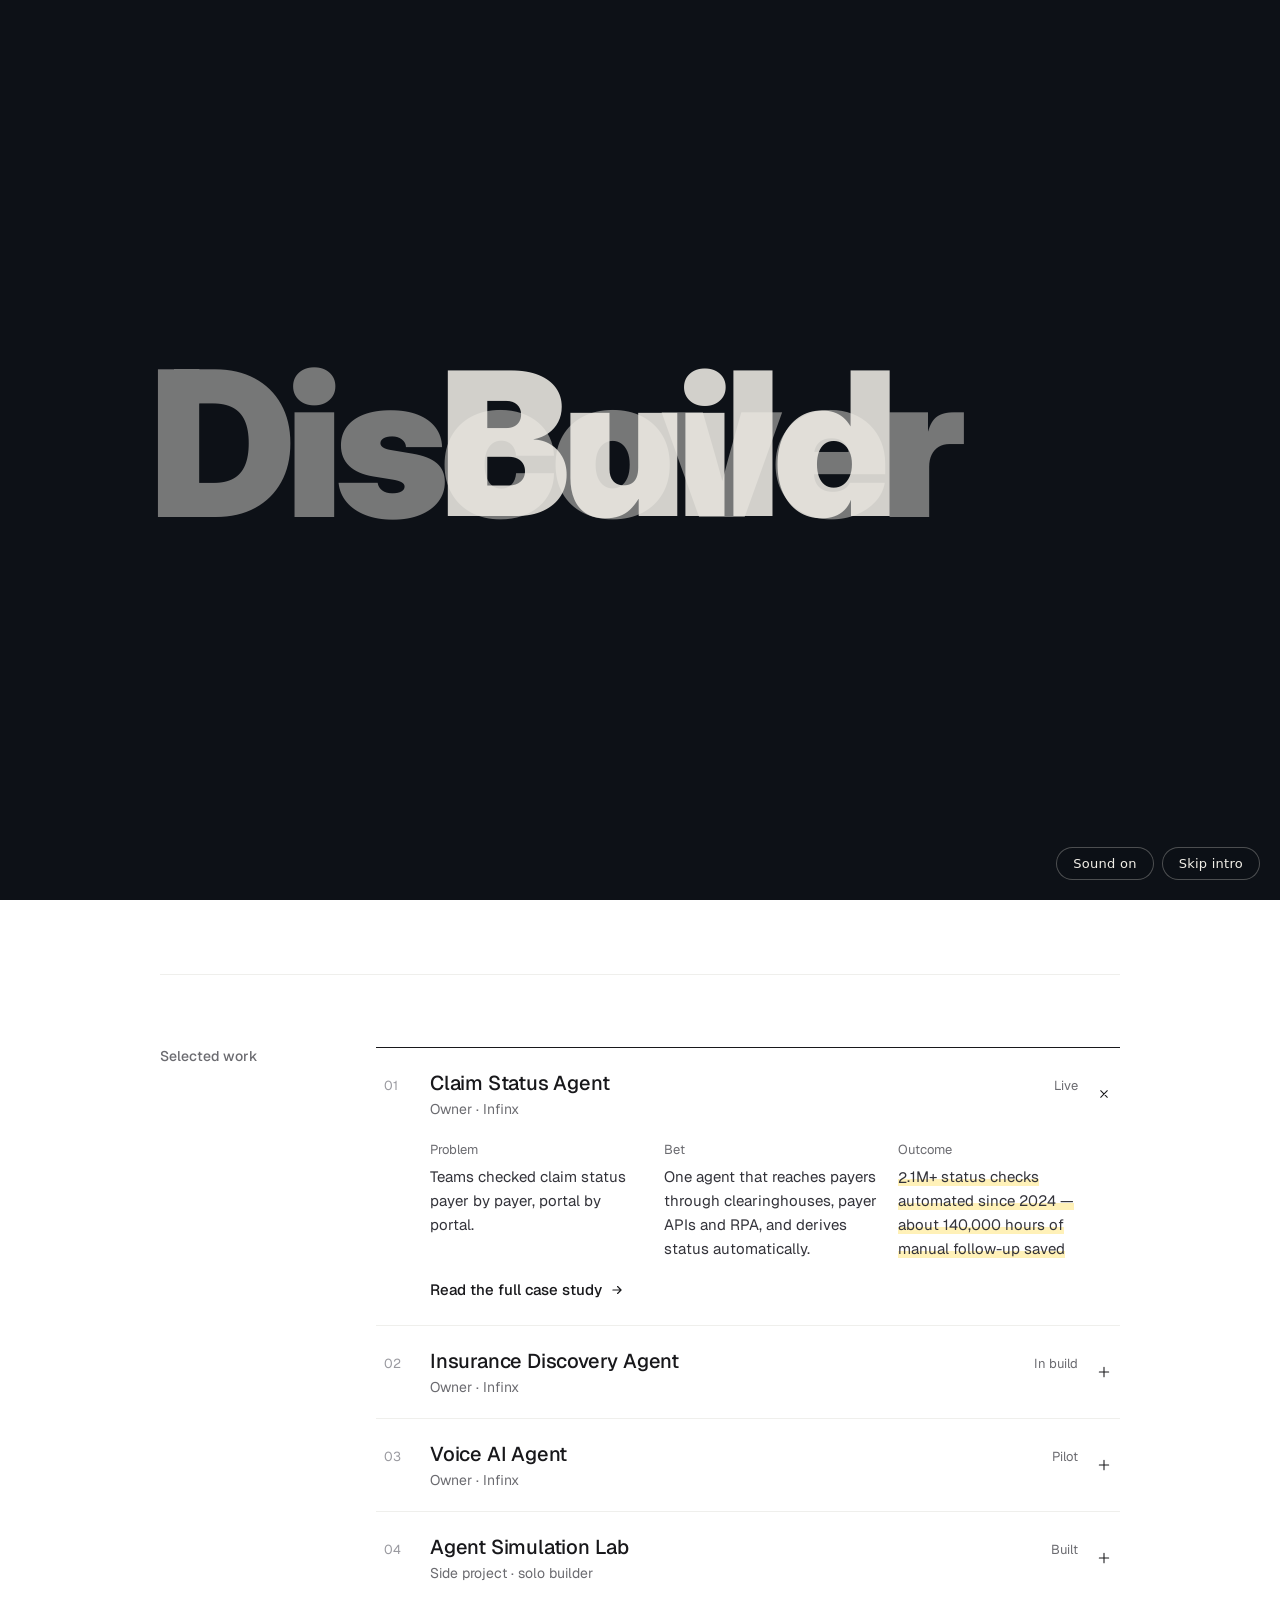
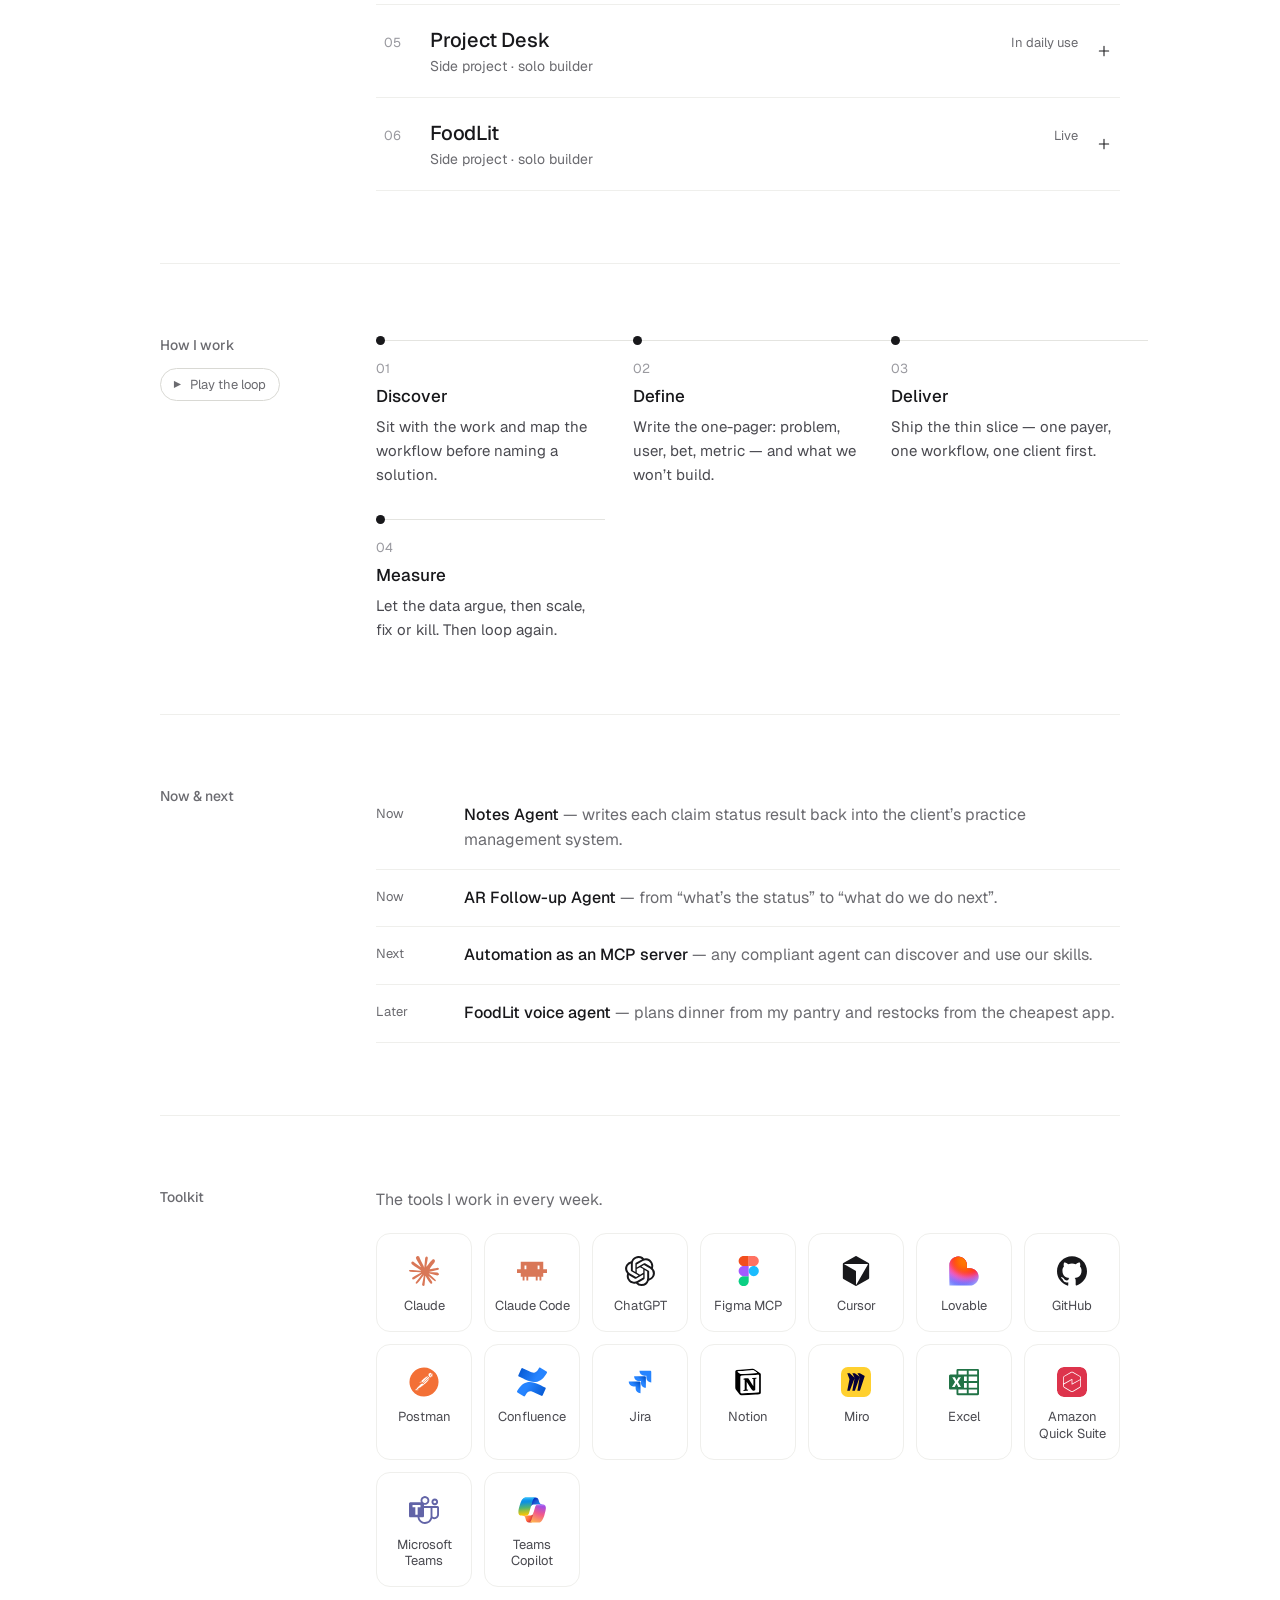
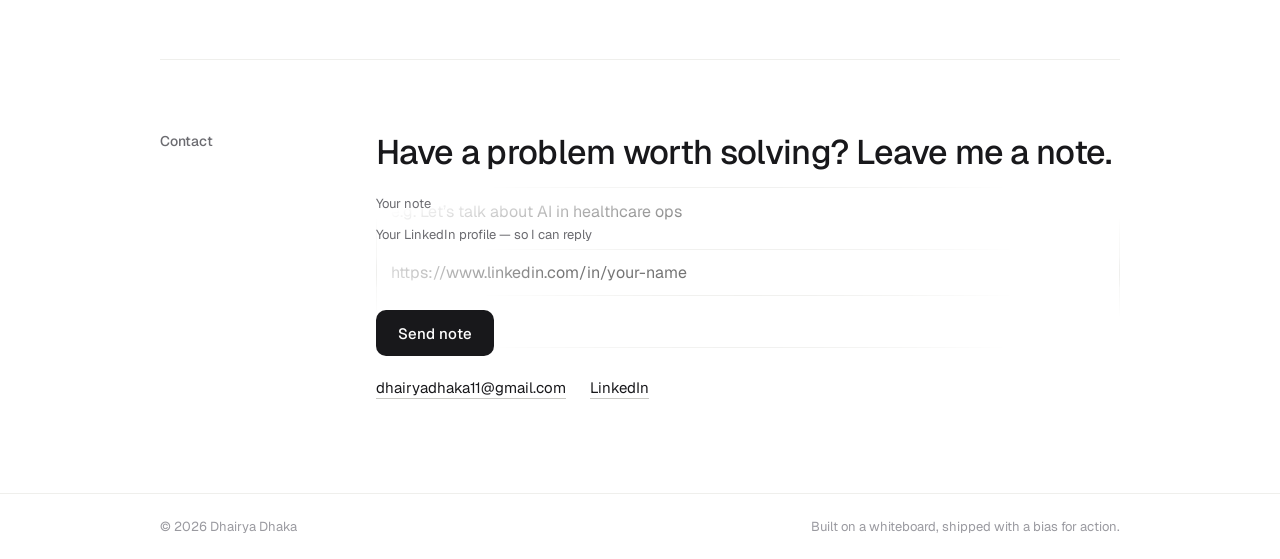
<file: dark.html>
<!doctype html>
<html lang="en">
<head>
<meta charset="utf-8">
<meta name="viewport" content="width=device-width, initial-scale=1">
<script src="intro/intro.js" data-design="build"></script>
<title>Dhairya Dhaka — Product Manager (Dark)</title>
<meta name="description" content="Dhairya Dhaka — Product Manager building AI agents for healthcare operations.">
<link rel="preconnect" href="https://fonts.googleapis.com">
<link href="https://fonts.googleapis.com/css2?family=Geist:wght@300;400;500;600&amp;family=Caveat:wght@600&amp;display=swap" rel="stylesheet">
<link rel="stylesheet" href="assets/ui.css?v=3">
<style>
body{margin:0;background:#0E0E10}
html{scroll-behavior:smooth}
section[id]{scroll-margin-top:84px}
a{color:inherit}
button{font:inherit;color:inherit}
.m-link{text-decoration:none;color:#8E8E96;transition:color .15s ease}
.m-link:hover{color:#EDEDEF}
.m-row{transition:background .2s ease}
.m-row:hover{background:#16161A}
.m-acc{display:grid;grid-template-rows:0fr;transition:grid-template-rows .45s cubic-bezier(.2,.8,.2,1),opacity .3s ease;opacity:0}
.m-acc.open{grid-template-rows:1fr;opacity:1}
.m-acc>div{overflow:hidden}
.m-plus{transition:transform .35s cubic-bezier(.2,.8,.2,1)}
.m-plus.open{transform:rotate(45deg)}
.m-btn{transition:transform .2s ease,background .2s ease}
.m-btn:hover{transform:translateY(-1px)}
@supports (animation-timeline: view()){
.m-in{animation:mIn linear both;animation-timeline:view();animation-range:entry 0% cover 22%}
@keyframes mIn{from{opacity:0;translate:0 24px}to{opacity:1;translate:0 0}}
}
/* ---------- motion ---------- */
.h-up{animation:hUp .8s cubic-bezier(.2,.8,.2,1) backwards;animation-delay:var(--d,0s)}
@keyframes hUp{from{opacity:0;translate:0 18px}}
.w{display:inline-block;overflow:hidden;vertical-align:bottom;padding-bottom:.12em;margin-bottom:-.12em}
.w>span{display:inline-block;animation:wUp .9s cubic-bezier(.2,.8,.2,1) backwards;animation-delay:var(--d,0s)}
@keyframes wUp{from{transform:translateY(115%)}}
.hl-sweep{background-repeat:no-repeat;background-size:100% 100%;animation:hlSweep .9s cubic-bezier(.65,0,.35,1) backwards;animation-delay:1.05s}
@keyframes hlSweep{from{background-size:0% 100%}}
.ph-in{animation:phIn 1.2s cubic-bezier(.2,.8,.2,1) backwards .25s}
@keyframes phIn{from{clip-path:inset(100% 0 0 0 round 14px);scale:1.08}to{clip-path:inset(0 0 0 0 round 14px);scale:1}}
.ph-tilt{transition:transform .5s cubic-bezier(.2,.8,.2,1);will-change:transform}
.tag-pop{animation:tagPop .6s cubic-bezier(.34,1.56,.64,1) backwards 1.3s;transition:rotate .3s ease}
@keyframes tagPop{from{opacity:0;transform:scale(.4)}}
figure:hover .tag-pop{rotate:3deg}
.m-nav{position:relative}
.m-nav::after{content:"";position:absolute;left:0;right:0;bottom:-6px;height:1.5px;background:#EDEDEF;transform:scaleX(0);transform-origin:left;transition:transform .35s cubic-bezier(.2,.8,.2,1)}
.m-nav:hover::after,.m-nav.is-active::after{transform:scaleX(1)}
.m-link.is-active{color:#EDEDEF}
.m-progress{position:absolute;left:0;right:0;bottom:-1px;height:2px;background:#EDEDEF;transform:scaleX(0);transform-origin:0 50%}
.m-sec{position:relative}
.m-sec::before{content:"";position:absolute;left:0;top:-1px;height:1px;width:160px;background:#EDEDEF;transform:scaleX(0);transform-origin:left}
.m-row .m-title{display:inline-block;transition:transform .35s cubic-bezier(.2,.8,.2,1)}
.m-row:hover .m-title{transform:translateX(6px)}
.m-row .m-num{transition:color .2s ease}
.m-row:hover .m-num{color:#EDEDEF}
.m-btn svg{transition:transform .25s cubic-bezier(.2,.8,.2,1)}
a.m-case svg{transition:transform .25s cubic-bezier(.2,.8,.2,1)}
a.m-case:hover svg{transform:translateX(4px)}
a.m-case{text-decoration:underline;text-underline-offset:5px;text-decoration-color:transparent;transition:text-decoration-color .2s ease}
a.m-case:hover{text-decoration-color:currentColor}
.m-btn:hover svg{transform:translateX(3px)}
.m-field{transition:border-color .2s ease,box-shadow .25s ease}
.m-field:focus{outline:none;border-color:#EDEDEF;box-shadow:0 0 0 4px rgba(237,237,239,0.12)}
.m-step{position:relative;padding-top:24px}
.m-step::before{content:"";position:absolute;left:0;right:-28px;top:4px;height:1px;background:#2A2A30}
.m-step:last-child::before{right:0}
.m-dot{position:absolute;left:0;top:0;width:9px;height:9px;border-radius:50%;background:#EDEDEF}
@supports (animation-timeline: scroll()){
.m-progress{animation:mProg linear both;animation-timeline:scroll(root)}
@keyframes mProg{to{transform:scaleX(1)}}
}
@supports (animation-timeline: view()){
.m-sec::before{animation:mRule linear both;animation-timeline:view();animation-range:entry 10% cover 30%}
@keyframes mRule{to{transform:scaleX(1)}}
.m-st{animation:mIn linear both;animation-timeline:view();animation-range:entry calc(var(--i,0) * 4%) cover calc(18% + var(--i,0) * 4%)}
.m-dot{animation:mDot linear both;animation-timeline:view();animation-range:entry calc(20% + var(--i,0) * 6%) cover calc(30% + var(--i,0) * 6%)}
@keyframes mDot{from{transform:scale(0)}to{transform:scale(1)}}
}
.m-tool{transition:border-color .2s ease,background .2s ease}
.m-tool:hover{border-color:#4A4A52;background:#16161A}
.m-logo{display:block;width:30px;height:30px;background:currentColor;-webkit-mask:var(--logo) center/contain no-repeat;mask:var(--logo) center/contain no-repeat;transition:transform .35s cubic-bezier(.2,.8,.2,1)}
.m-logo-img{transition:transform .35s cubic-bezier(.2,.8,.2,1)}
.m-tool:hover .m-logo,.m-tool:hover .m-logo-img{transform:translateY(-2px)}
:root{--ui-ink:#EDEDEF;--ui-muted:#8E8E96;--ui-line:#222226;--ui-bar:#3A3A40;--ui-peak:#FFE58A;--ui-tip-bg:#EDEDEF;--ui-tip-ink:#0B0B0C}
.m-play{display:inline-flex;align-items:center;gap:8px;padding:7px 13px 7px 11px;border:1px solid #3A3A40;border-radius:99px;background:transparent;color:#8E8E96;font-size:13px;cursor:pointer;transition:border-color .2s ease,color .2s ease}
.m-play:hover,.m-play[aria-pressed="true"]{color:#EDEDEF;border-color:#EDEDEF}
.m-play-ic{display:inline-block;width:10px;font-size:10px;line-height:1}
.m-step{cursor:pointer;outline:none;border-radius:10px;transition:opacity .35s ease}
.m-step:focus-visible{box-shadow:0 0 0 2px #EDEDEF;box-shadow:0 0 0 6px transparent,0 0 0 2px #EDEDEF}
.is-stepping .m-step:not(.is-on){opacity:.35!important}
.m-step.is-on .m-dot{transform:scale(1.7)!important;background:#FFE58A!important;box-shadow:0 0 0 1px #EDEDEF}
.m-step-title{align-self:flex-start;background:linear-gradient(transparent 62%, rgba(255,214,90,0.22) 62%) no-repeat;background-size:0% 100%;transition:background-size .5s cubic-bezier(.65,0,.35,1)}
.m-step.is-on .m-step-title{background-size:100% 100%}
.m-theme{opacity:.75;transition:opacity .2s ease,transform .35s cubic-bezier(.2,.8,.2,1)}
.m-theme:hover{opacity:1;transform:rotate(-18deg)}
@media (prefers-reduced-motion: reduce){
html{scroll-behavior:auto}
*,*::before,*::after{animation:none !important;transition:none !important}
}
</style>
</head>
<body>
<div id="root"></div>
<script src="assets/ui.js?v=3"></script>
<script src="assets/react.production.min.js"></script>
<script src="assets/react-dom.production.min.js"></script>
<script>

var h=React.createElement;
function L(S,p){var parts=p.split('.'),v=S;for(var i=0;i<parts.length;i++){if(v==null)return undefined;v=v[parts[i]];}return v;}
function T(v){return v==null||v===false?'':String(v);}
function ST(css){var o={};if(!css)return o;String(css).split(';').forEach(function(d){var i=d.indexOf(':');if(i<0)return;var k=d.slice(0,i).trim(),v=d.slice(i+1).trim();if(!k)return;if(k.indexOf('--')!==0){if(k.indexOf('-webkit-')===0)k='Webkit'+k.slice(8);else if(k.indexOf('-moz-')===0)k='Moz'+k.slice(5);k=k.replace(/-([a-z])/g,function(m,c){return c.toUpperCase();});}o[k]=v;});return o;}
class DCLogic extends React.Component{render(){var S=this.renderVals();return TEMPLATE(S);}}
function TEMPLATE(S){return h("div",{style:ST("font-family: 'Geist', system-ui, sans-serif; color: #EDEDEF; background: #0E0E10; min-height: 100vh")},h("header",{style:ST("position: sticky; top: 0; z-index: 50; background: rgba(14,14,16,0.82); backdrop-filter: blur(10px); -webkit-backdrop-filter: blur(10px); border-bottom: 1px solid #222226")},h("nav",{style:ST("max-width: 960px; margin: 0 auto; padding: 16px 24px; display: flex; flex-wrap: wrap; justify-content: space-between; align-items: center; gap: 12px")},h("a",{"href":"#top","onClick":L(S,"jump"),style:ST("text-decoration: none; display: flex; align-items: center; gap: 10px; font-weight: 500; font-size: 15px")},h("span",{"aria-hidden":"true",style:ST("width: 14px; height: 14px; background: #FFE58A; border: 1px solid #EDEDEF; rotate: -6deg")}),"Dhairya Dhaka"),h("div",{style:ST("display: flex; flex-wrap: wrap; gap: 24px; font-size: 14px")},h("a",{"className":("m-link m-nav "+T(L(S,"nav.about"))+""),"href":"#about","onClick":L(S,"jump")},"About"),h("a",{"className":("m-link m-nav "+T(L(S,"nav.work"))+""),"href":"#work","onClick":L(S,"jump")},"Work"),h("a",{"className":("m-link m-nav "+T(L(S,"nav.approach"))+""),"href":"#approach","onClick":L(S,"jump")},"Approach"),h("a",{"className":("m-link m-nav "+T(L(S,"nav.now"))+""),"href":"#now","onClick":L(S,"jump")},"Now"),h("a",{"className":("m-link m-nav "+T(L(S,"nav.contact"))+""),"href":"#contact","onClick":L(S,"jump"),style:ST("color: #EDEDEF; font-weight: 500")},"Contact"),h("a",{"className":"m-theme","href":"index.html",ref:L(S,"setThemeLink"),"onClick":L(S,"themeClick"),"aria-label":"Switch to light mode","title":"Switch to light mode",style:ST("display: inline-flex; align-items: center; justify-content: center; width: 34px; height: 34px; margin: -8px 0; border: 1px solid currentColor; border-radius: 999px; color: #EDEDEF; text-decoration: none")},h("svg",{"width":"16","height":"16","viewBox":"0 0 24 24","fill":"none","stroke":"currentColor","strokeWidth":"1.8","strokeLinecap":"round","strokeLinejoin":"round","aria-hidden":"true"},h("circle",{"cx":"12","cy":"12","r":"4"}),h("path",{"d":"M12 2v2M12 20v2M4.9 4.9l1.4 1.4M17.7 17.7l1.4 1.4M2 12h2M20 12h2M4.9 19.1l1.4-1.4M17.7 6.3l1.4-1.4"}))))),h("div",{"className":"m-progress","aria-hidden":"true"})),h("main",{style:ST("max-width: 960px; margin: 0 auto; padding: 0 24px")},h("section",{"id":"top",style:ST("position: relative; padding: 112px 0 96px; display: flex; flex-wrap: wrap; gap: 40px; align-items: flex-end; justify-content: space-between")},h("canvas",{"className":"m-field","aria-hidden":"true"}),h("div",{style:ST("flex: 1 1 480px; min-width: 0; display: flex; flex-direction: column; gap: 24px")},h("span",{"className":"h-up",style:ST("--d: .05s; font-size: 14px; color: #8E8E96")},"Product Manager · Pune, India"),h("h1",{style:ST("margin: 0; font-size: clamp(40px, 6vw, 64px); font-weight: 500; line-height: 1.05; letter-spacing: -0.035em")},h("span",{"className":"w"},h("span",{style:ST("--d: .12s")},"I"))," ",h("span",{"className":"w"},h("span",{style:ST("--d: .18s")},"turn"))," ",h("span",{"className":"w"},h("span",{style:ST("--d: .24s")},"messy"))," ",h("span",{"className":"w"},h("span",{style:ST("--d: .30s")},"whiteboards"))," ",h("span",{"className":"w"},h("span",{style:ST("--d: .36s")},"into"))," ",h("span",{"className":"w"},h("span",{style:ST("--d: .44s")},h("span",{"className":"hl-sweep",style:ST("background: linear-gradient(transparent 60%, rgba(255,214,90,0.32) 60%); padding: 0 2px")},"shipped products.")))),h("p",{"className":"h-up",style:ST("--d: .6s; margin: 0; font-size: 18px; line-height: 1.65; color: #B4B4BA; max-width: 520px")},"Product Manager at Infinx Healthcare, building AI agents that take the busywork out of healthcare revenue cycle."),h("div",{"className":"h-up",style:ST("--d: .75s; display: flex; flex-wrap: wrap; gap: 20px; align-items: center; margin-top: 4px")},h("a",{"className":"m-btn","href":"#work","onClick":L(S,"jump"),style:ST("text-decoration: none; background: #EDEDEF; color: #0E0E10; font-size: 15px; font-weight: 500; padding: 13px 20px; border-radius: 10px; display: inline-flex; align-items: center; gap: 8px")},"See my work ",h("svg",{"width":"14","height":"14","viewBox":"0 0 24 24","fill":"none","stroke":"currentColor","strokeWidth":"2","strokeLinecap":"round","strokeLinejoin":"round","aria-hidden":"true"},h("path",{"d":"M5 12h14M13 6l6 6-6 6"}))),h("a",{"className":"m-link","href":"#contact","onClick":L(S,"jump"),style:ST("font-size: 15px; color: #EDEDEF; text-decoration: underline; text-underline-offset: 5px; text-decoration-color: #4A4A52")},"Get in touch"))),h("figure",{"className":"ph-tilt",ref:L(S,"setFig"),"onMouseMove":L(S,"tilt"),"onMouseLeave":L(S,"untilt"),style:ST("flex: 0 0 auto; margin: 0; position: relative")},h("img",{"className":"ph-in","src":"assets/dhairya.jpg","alt":"Portrait of Dhairya Dhaka",style:ST("display: block; width: 200px; height: 240px; object-fit: cover; object-position: 50% 28%; border-radius: 14px; filter: grayscale(1)")}),h("figcaption",{"className":"tag-pop",style:ST("position: absolute; right: -14px; bottom: -18px; font-family: 'Caveat', cursive; font-size: 22px; color: #0E0E10; background: #FFE58A; padding: 2px 10px; rotate: -4deg")},"hi, I’m Dhairya"))),h("section",{"id":"about","className":"m-in m-sec",style:ST("padding: 72px 0; border-top: 1px solid #222226; display: flex; flex-wrap: wrap; gap: 24px 56px")},h("h2",{style:ST("flex: 0 0 160px; margin: 0; font-size: 14px; font-weight: 500; color: #8E8E96")},"About"),h("div",{style:ST("flex: 1 1 480px; min-width: 0; display: flex; flex-direction: column; gap: 18px; font-size: 17px; line-height: 1.75; color: #CACACF")},h("p",{style:ST("margin: 0")},"I’m a product manager drawn to complex, high-stakes problems — the kind where workflows are manual, data is incomplete and the cost of getting it wrong is real. I make decisions with evidence that ties back to business outcomes, not vanity metrics."),h("p",{style:ST("margin: 0")},"At Infinx Healthcare, I’m building the next generation of AI agents for US healthcare revenue cycle."),h("dl",{style:ST("margin: 12px 0 0; display: grid; grid-template-columns: repeat(auto-fit, minmax(150px, 1fr)); gap: 20px; font-size: 15px; line-height: 1.5")},h("div",null,h("dt",{style:ST("font-size: 13px; color: #8E8E96; margin-bottom: 4px")},"Focus"),h("dd",{style:ST("margin: 0")},"AI agents for healthcare RCM")),h("div",null,h("dt",{style:ST("font-size: 13px; color: #8E8E96; margin-bottom: 4px")},"North star"),h("dd",{style:ST("margin: 0")},"Hours of manual work removed")),h("div",null,h("dt",{style:ST("font-size: 13px; color: #8E8E96; margin-bottom: 4px")},"Before"),h("dd",{style:ST("margin: 0")},"Amazon, led a team of ~20")),h("div",null,h("dt",{style:ST("font-size: 13px; color: #8E8E96; margin-bottom: 4px")},"Strengths"),h("dd",{style:ST("margin: 0")},"Problem framing, data-led prioritization, AI agent design"))))),h("section",{"id":"work","className":"m-in m-sec",style:ST("padding: 72px 0; border-top: 1px solid #222226; display: flex; flex-wrap: wrap; gap: 24px 56px")},h("h2",{style:ST("flex: 0 0 160px; margin: 0; font-size: 14px; font-weight: 500; color: #8E8E96")},"Selected work"),h("div",{style:ST("flex: 1 1 480px; min-width: 0; display: flex; flex-direction: column; border-top: 1px solid #EDEDEF")},(L(S,"cases")||[]).map(function(it,i){return (function(S){return h(React.Fragment,{key:i},h("div",{"className":"m-st",style:ST(("--i: "+T(L(S,"$index"))+"; border-bottom: 1px solid #222226"))},h("button",{"type":"button","className":"m-row","onClick":L(S,"c.toggle"),"aria-expanded":L(S,"c.expanded"),style:ST("width: 100%; background: transparent; border: 0; padding: 22px 8px; display: flex; align-items: baseline; gap: 18px; text-align: left; cursor: pointer")},h("span",{"className":"m-num",style:ST("flex: 0 0 28px; font-size: 13px; color: #6E6E76")},T(L(S,"c.num"))),h("span",{style:ST("flex: 1 1 auto; min-width: 0; display: flex; flex-direction: column; gap: 4px")},h("span",{"className":"m-title",style:ST("font-size: 20px; font-weight: 500; letter-spacing: -0.01em")},T(L(S,"c.title"))),h("span",{style:ST("font-size: 14px; color: #8E8E96")},T(L(S,"c.role")))),h("span",{style:ST("flex: 0 0 auto; font-size: 13px; color: #8E8E96; white-space: nowrap")},T(L(S,"c.status"))),h("svg",{"className":L(S,"c.plusCls"),"width":"16","height":"16","viewBox":"0 0 24 24","fill":"none","stroke":"#EDEDEF","strokeWidth":"1.6","strokeLinecap":"round","aria-hidden":"true",style:ST("flex: 0 0 auto; align-self: center")},h("path",{"d":"M12 5v14M5 12h14"}))),h("div",{"className":L(S,"c.accCls")},h("div",null,h("div",{style:ST("padding: 0 8px 18px 54px; display: grid; grid-template-columns: repeat(auto-fit, minmax(180px, 1fr)); gap: 20px; font-size: 15px; line-height: 1.6; color: #CACACF")},h("div",null,h("div",{style:ST("font-size: 13px; color: #8E8E96; margin-bottom: 4px")},"Problem"),T(L(S,"c.problem"))),h("div",null,h("div",{style:ST("font-size: 13px; color: #8E8E96; margin-bottom: 4px")},"Bet"),T(L(S,"c.bet"))),h("div",null,h("div",{style:ST("font-size: 13px; color: #8E8E96; margin-bottom: 4px")},"Outcome"),h("span",{style:ST("background: linear-gradient(transparent 62%, rgba(255,214,90,0.24) 62%)")},(window.DDUI?DDUI.roll(h,L(S,"c.outcome")):T(L(S,"c.outcome")))))),h("a",{"className":"m-case","href":L(S,"c.href"),style:ST("margin: 0 8px 26px 54px; text-decoration: none; display: inline-flex; align-items: center; gap: 8px; font-size: 15px; font-weight: 500")},h("span",{style:ST("background: linear-gradient(transparent 60%, rgba(255,214,90,0.32) 60%); padding: 0 3px")},"Read the full case study")," ",h("svg",{"width":"14","height":"14","viewBox":"0 0 24 24","fill":"none","stroke":"currentColor","strokeWidth":"2","strokeLinecap":"round","strokeLinejoin":"round","aria-hidden":"true"},h("path",{"d":"M5 12h14M13 6l6 6-6 6"})))))));})(Object.assign({},S,{"c":it,$index:i}));}))),h("section",{"id":"approach","className":"m-in m-sec",style:ST("padding: 72px 0; border-top: 1px solid #222226; display: flex; flex-wrap: wrap; gap: 24px 56px")},h("div",{style:ST("flex: 0 0 160px; display: flex; flex-direction: column; align-items: flex-start; gap: 14px")},h("h2",{style:ST("margin: 0; font-size: 14px; font-weight: 500; color: #8E8E96")},"How I work"),h("button",{"type":"button","className":"m-play","onClick":L(S,"steps.play"),"aria-pressed":L(S,"steps.pressed")},h("span",{"className":"m-play-ic","aria-hidden":"true"},L(S,"steps.icon")),L(S,"steps.label"))),h("ol",{"className":L(S,"steps.wrap"),style:ST("flex: 1 1 480px; min-width: 0; margin: 0; padding: 0; list-style: none; display: grid; grid-template-columns: repeat(auto-fit, minmax(180px, 1fr)); gap: 28px")},h("li",{"className":("m-step m-st "+T(L(S,"steps.cls.0"))),"tabIndex":0,"aria-current":L(S,"steps.cur.0"),"onClick":L(S,"steps.pick.0"),"onKeyDown":L(S,"steps.key.0"),style:ST("--i: 0; display: flex; flex-direction: column; gap: 8px")},h("span",{"className":"m-dot","aria-hidden":"true",style:ST("--i: 0")}),h("span",{style:ST("font-size: 13px; color: #6E6E76")},"01"),h("span",{"className":"m-step-title",style:ST("font-size: 17px; font-weight: 500")},"Discover"),h("span",{style:ST("font-size: 15px; line-height: 1.6; color: #B4B4BA")},"Sit with the work and map the workflow before naming a solution.")),h("li",{"className":("m-step m-st "+T(L(S,"steps.cls.1"))),"tabIndex":0,"aria-current":L(S,"steps.cur.1"),"onClick":L(S,"steps.pick.1"),"onKeyDown":L(S,"steps.key.1"),style:ST("--i: 1; display: flex; flex-direction: column; gap: 8px")},h("span",{"className":"m-dot","aria-hidden":"true",style:ST("--i: 1")}),h("span",{style:ST("font-size: 13px; color: #6E6E76")},"02"),h("span",{"className":"m-step-title",style:ST("font-size: 17px; font-weight: 500")},"Define"),h("span",{style:ST("font-size: 15px; line-height: 1.6; color: #B4B4BA")},"Write the one-pager: problem, user, bet, metric — and what we won’t build.")),h("li",{"className":("m-step m-st "+T(L(S,"steps.cls.2"))),"tabIndex":0,"aria-current":L(S,"steps.cur.2"),"onClick":L(S,"steps.pick.2"),"onKeyDown":L(S,"steps.key.2"),style:ST("--i: 2; display: flex; flex-direction: column; gap: 8px")},h("span",{"className":"m-dot","aria-hidden":"true",style:ST("--i: 2")}),h("span",{style:ST("font-size: 13px; color: #6E6E76")},"03"),h("span",{"className":"m-step-title",style:ST("font-size: 17px; font-weight: 500")},"Deliver"),h("span",{style:ST("font-size: 15px; line-height: 1.6; color: #B4B4BA")},"Ship the thin slice — one payer, one workflow, one client first.")),h("li",{"className":("m-step m-st "+T(L(S,"steps.cls.3"))),"tabIndex":0,"aria-current":L(S,"steps.cur.3"),"onClick":L(S,"steps.pick.3"),"onKeyDown":L(S,"steps.key.3"),style:ST("--i: 3; display: flex; flex-direction: column; gap: 8px")},h("span",{"className":"m-dot","aria-hidden":"true",style:ST("--i: 3")}),h("span",{style:ST("font-size: 13px; color: #6E6E76")},"04"),h("span",{"className":"m-step-title",style:ST("font-size: 17px; font-weight: 500")},"Measure"),h("span",{style:ST("font-size: 15px; line-height: 1.6; color: #B4B4BA")},"Let the data argue, then scale, fix or kill. Then loop again.")))),h("section",{"id":"now","className":"m-in m-sec",style:ST("padding: 72px 0; border-top: 1px solid #222226; display: flex; flex-wrap: wrap; gap: 24px 56px")},h("h2",{style:ST("flex: 0 0 160px; margin: 0; font-size: 14px; font-weight: 500; color: #8E8E96")},"Now & next"),h("div",{style:ST("flex: 1 1 480px; min-width: 0; display: flex; flex-direction: column")},h("div",{"className":"m-st",style:ST("--i: 0; display: flex; flex-wrap: wrap; gap: 6px 24px; padding: 16px 0; border-bottom: 1px solid #222226")},h("span",{style:ST("flex: 0 0 64px; font-size: 13px; color: #8E8E96; padding-top: 2px")},"Now"),h("span",{style:ST("flex: 1 1 300px; font-size: 16px; line-height: 1.55")},h("strong",{style:ST("font-weight: 500")},"Notes Agent")," ",h("span",{style:ST("color: #8E8E96")},"— writes each claim status result back into the client’s practice management system."))),h("div",{"className":"m-st",style:ST("--i: 1; display: flex; flex-wrap: wrap; gap: 6px 24px; padding: 16px 0; border-bottom: 1px solid #222226")},h("span",{style:ST("flex: 0 0 64px; font-size: 13px; color: #8E8E96; padding-top: 2px")},"Now"),h("span",{style:ST("flex: 1 1 300px; font-size: 16px; line-height: 1.55")},h("strong",{style:ST("font-weight: 500")},"AR Follow-up Agent")," ",h("span",{style:ST("color: #8E8E96")},"— from “what’s the status” to “what do we do next”."))),h("div",{"className":"m-st",style:ST("--i: 2; display: flex; flex-wrap: wrap; gap: 6px 24px; padding: 16px 0; border-bottom: 1px solid #222226")},h("span",{style:ST("flex: 0 0 64px; font-size: 13px; color: #8E8E96; padding-top: 2px")},"Next"),h("span",{style:ST("flex: 1 1 300px; font-size: 16px; line-height: 1.55")},h("strong",{style:ST("font-weight: 500")},"Automation as an MCP server")," ",h("span",{style:ST("color: #8E8E96")},"— any compliant agent can discover and use our skills."))),h("div",{"className":"m-st",style:ST("--i: 3; display: flex; flex-wrap: wrap; gap: 6px 24px; padding: 16px 0; border-bottom: 1px solid #222226")},h("span",{style:ST("flex: 0 0 64px; font-size: 13px; color: #8E8E96; padding-top: 2px")},"Later"),h("span",{style:ST("flex: 1 1 300px; font-size: 16px; line-height: 1.55")},h("strong",{style:ST("font-weight: 500")},"FoodLit voice agent")," ",h("span",{style:ST("color: #8E8E96")},"— plans dinner from my pantry and restocks from the cheapest app."))))),h("section",{"id":"tools","className":"m-in m-sec",style:ST("padding: 72px 0; border-top: 1px solid #222226; display: flex; flex-wrap: wrap; gap: 24px 56px")},h("h2",{style:ST("flex: 0 0 160px; margin: 0; font-size: 14px; font-weight: 500; color: #8E8E96")},"Toolkit"),h("div",{style:ST("flex: 1 1 480px; min-width: 0; display: flex; flex-direction: column; gap: 20px")},h("p",{style:ST("margin: 0; font-size: 16px; line-height: 1.55; color: #8E8E96")},"The tools I work in every week."),h("ul",{style:ST("list-style: none; margin: 0; padding: 0; display: grid; grid-template-columns: repeat(auto-fill, minmax(96px, 1fr)); gap: 12px")},h("li",{"className":"m-tool m-st",style:ST("--i: 0; display: flex; flex-direction: column; align-items: center; gap: 12px; padding: 22px 8px 16px; border: 1px solid #222226; border-radius: 14px; text-align: center")},h("img",{"className":"m-logo-img","src":"assets/tools/claude.svg","alt":"","width":"30","height":"30",style:ST("display: block; width: 30px; height: 30px; object-fit: contain")}),h("span",{style:ST("font-size: 13px; line-height: 1.3; color: #B4B4BA")},"Claude")),h("li",{"className":"m-tool m-st",style:ST("--i: 1; display: flex; flex-direction: column; align-items: center; gap: 12px; padding: 22px 8px 16px; border: 1px solid #222226; border-radius: 14px; text-align: center")},h("img",{"className":"m-logo-img","src":"assets/tools/claudecode.svg","alt":"","width":"30","height":"30",style:ST("display: block; width: 30px; height: 30px; object-fit: contain")}),h("span",{style:ST("font-size: 13px; line-height: 1.3; color: #B4B4BA")},"Claude Code")),h("li",{"className":"m-tool m-st",style:ST("--i: 2; display: flex; flex-direction: column; align-items: center; gap: 12px; padding: 22px 8px 16px; border: 1px solid #222226; border-radius: 14px; text-align: center")},h("span",{"className":"m-logo","aria-hidden":"true",style:ST("--logo: url(assets/tools/chatgpt.svg); color: #EDEDEF")}),h("span",{style:ST("font-size: 13px; line-height: 1.3; color: #B4B4BA")},"ChatGPT")),h("li",{"className":"m-tool m-st",style:ST("--i: 3; display: flex; flex-direction: column; align-items: center; gap: 12px; padding: 22px 8px 16px; border: 1px solid #222226; border-radius: 14px; text-align: center")},h("img",{"className":"m-logo-img","src":"assets/tools/figma.svg","alt":"","width":"30","height":"30",style:ST("display: block; width: 30px; height: 30px; object-fit: contain")}),h("span",{style:ST("font-size: 13px; line-height: 1.3; color: #B4B4BA")},"Figma MCP")),h("li",{"className":"m-tool m-st",style:ST("--i: 4; display: flex; flex-direction: column; align-items: center; gap: 12px; padding: 22px 8px 16px; border: 1px solid #222226; border-radius: 14px; text-align: center")},h("span",{"className":"m-logo","aria-hidden":"true",style:ST("--logo: url(assets/tools/cursor.svg); color: #EDEDEF")}),h("span",{style:ST("font-size: 13px; line-height: 1.3; color: #B4B4BA")},"Cursor")),h("li",{"className":"m-tool m-st",style:ST("--i: 5; display: flex; flex-direction: column; align-items: center; gap: 12px; padding: 22px 8px 16px; border: 1px solid #222226; border-radius: 14px; text-align: center")},h("img",{"className":"m-logo-img","src":"assets/tools/lovable.svg","alt":"","width":"30","height":"30",style:ST("display: block; width: 30px; height: 30px; object-fit: contain")}),h("span",{style:ST("font-size: 13px; line-height: 1.3; color: #B4B4BA")},"Lovable")),h("li",{"className":"m-tool m-st",style:ST("--i: 6; display: flex; flex-direction: column; align-items: center; gap: 12px; padding: 22px 8px 16px; border: 1px solid #222226; border-radius: 14px; text-align: center")},h("span",{"className":"m-logo","aria-hidden":"true",style:ST("--logo: url(assets/tools/github.svg); color: #EDEDEF")}),h("span",{style:ST("font-size: 13px; line-height: 1.3; color: #B4B4BA")},"GitHub")),h("li",{"className":"m-tool m-st",style:ST("--i: 7; display: flex; flex-direction: column; align-items: center; gap: 12px; padding: 22px 8px 16px; border: 1px solid #222226; border-radius: 14px; text-align: center")},h("img",{"className":"m-logo-img","src":"assets/tools/postman.svg","alt":"","width":"30","height":"30",style:ST("display: block; width: 30px; height: 30px; object-fit: contain")}),h("span",{style:ST("font-size: 13px; line-height: 1.3; color: #B4B4BA")},"Postman")),h("li",{"className":"m-tool m-st",style:ST("--i: 8; display: flex; flex-direction: column; align-items: center; gap: 12px; padding: 22px 8px 16px; border: 1px solid #222226; border-radius: 14px; text-align: center")},h("img",{"className":"m-logo-img","src":"assets/tools/confluence.svg","alt":"","width":"30","height":"30",style:ST("display: block; width: 30px; height: 30px; object-fit: contain")}),h("span",{style:ST("font-size: 13px; line-height: 1.3; color: #B4B4BA")},"Confluence")),h("li",{"className":"m-tool m-st",style:ST("--i: 9; display: flex; flex-direction: column; align-items: center; gap: 12px; padding: 22px 8px 16px; border: 1px solid #222226; border-radius: 14px; text-align: center")},h("img",{"className":"m-logo-img","src":"assets/tools/jira.svg","alt":"","width":"30","height":"30",style:ST("display: block; width: 30px; height: 30px; object-fit: contain")}),h("span",{style:ST("font-size: 13px; line-height: 1.3; color: #B4B4BA")},"Jira")),h("li",{"className":"m-tool m-st",style:ST("--i: 10; display: flex; flex-direction: column; align-items: center; gap: 12px; padding: 22px 8px 16px; border: 1px solid #222226; border-radius: 14px; text-align: center")},h("img",{"className":"m-logo-img","src":"assets/tools/notion.svg","alt":"","width":"30","height":"30",style:ST("display: block; width: 30px; height: 30px; object-fit: contain")}),h("span",{style:ST("font-size: 13px; line-height: 1.3; color: #B4B4BA")},"Notion")),h("li",{"className":"m-tool m-st",style:ST("--i: 11; display: flex; flex-direction: column; align-items: center; gap: 12px; padding: 22px 8px 16px; border: 1px solid #222226; border-radius: 14px; text-align: center")},h("img",{"className":"m-logo-img","src":"assets/tools/miro.svg","alt":"","width":"30","height":"30",style:ST("display: block; width: 30px; height: 30px; object-fit: contain")}),h("span",{style:ST("font-size: 13px; line-height: 1.3; color: #B4B4BA")},"Miro")),h("li",{"className":"m-tool m-st",style:ST("--i: 12; display: flex; flex-direction: column; align-items: center; gap: 12px; padding: 22px 8px 16px; border: 1px solid #222226; border-radius: 14px; text-align: center")},h("img",{"className":"m-logo-img","src":"assets/tools/excel.svg","alt":"","width":"30","height":"30",style:ST("display: block; width: 30px; height: 30px; object-fit: contain")}),h("span",{style:ST("font-size: 13px; line-height: 1.3; color: #B4B4BA")},"Excel")),h("li",{"className":"m-tool m-st",style:ST("--i: 13; display: flex; flex-direction: column; align-items: center; gap: 12px; padding: 22px 8px 16px; border: 1px solid #222226; border-radius: 14px; text-align: center")},h("img",{"className":"m-logo-img","src":"assets/tools/quicksuite.svg","alt":"","width":"30","height":"30",style:ST("display: block; width: 30px; height: 30px; object-fit: contain")}),h("span",{style:ST("font-size: 13px; line-height: 1.3; color: #B4B4BA")},"Amazon Quick Suite")),h("li",{"className":"m-tool m-st",style:ST("--i: 14; display: flex; flex-direction: column; align-items: center; gap: 12px; padding: 22px 8px 16px; border: 1px solid #222226; border-radius: 14px; text-align: center")},h("img",{"className":"m-logo-img","src":"assets/tools/teams.svg","alt":"","width":"30","height":"30",style:ST("display: block; width: 30px; height: 30px; object-fit: contain")}),h("span",{style:ST("font-size: 13px; line-height: 1.3; color: #B4B4BA")},"Microsoft Teams")),h("li",{"className":"m-tool m-st",style:ST("--i: 15; display: flex; flex-direction: column; align-items: center; gap: 12px; padding: 22px 8px 16px; border: 1px solid #222226; border-radius: 14px; text-align: center")},h("img",{"className":"m-logo-img","src":"assets/tools/copilot.svg","alt":"","width":"30","height":"30",style:ST("display: block; width: 30px; height: 30px; object-fit: contain")}),h("span",{style:ST("font-size: 13px; line-height: 1.3; color: #B4B4BA")},"Teams Copilot"))))),h("section",{"id":"contact","className":"m-in m-sec",style:ST("padding: 72px 0 96px; border-top: 1px solid #222226; display: flex; flex-wrap: wrap; gap: 24px 56px")},h("h2",{style:ST("flex: 0 0 160px; margin: 0; font-size: 14px; font-weight: 500; color: #8E8E96")},"Contact"),h("div",{style:ST("flex: 1 1 480px; min-width: 0; display: flex; flex-direction: column; gap: 22px")},h("p",{style:ST("margin: 0; font-size: clamp(26px, 3.4vw, 34px); font-weight: 500; line-height: 1.2; letter-spacing: -0.02em")},"Have a problem worth solving? Leave me a note."),h("form",{"onSubmit":L(S,"submitNote"),"noValidate":true,style:ST("position: relative; display: flex; flex-direction: column; gap: 14px")},h("label",{"htmlFor":"m-note",style:ST("font-size: 13px; color: #8E8E96")},"Your note"),h("textarea",{"className":"m-field","id":"m-note","rows":"3","maxLength":"280","value":L(S,"draft"),"onChange":L(S,"onDraft"),"placeholder":"e.g. Let’s talk about AI in healthcare ops",style:ST("box-sizing: border-box; padding: 12px 14px; font: inherit; font-size: 16px; line-height: 1.5; border: 1px solid #34343A; border-radius: 10px; background: #141418; color: #EDEDEF; resize: vertical; margin-top: -8px")}),h("label",{"htmlFor":"m-li",style:ST("font-size: 13px; color: #8E8E96")},"Your LinkedIn profile — so I can reply"),h("input",{"className":"m-field","id":"m-li","type":"url","inputMode":"url","autoComplete":"url","value":L(S,"linkedin"),"onChange":L(S,"onLinkedin"),"placeholder":"https://www.linkedin.com/in/your-name","aria-invalid":L(S,"liInvalid"),"aria-describedby":"m-msg",style:ST(L(S,"liStyle"))}),h("input",{"type":"text","name":"_gotcha","tabIndex":"-1","autoComplete":"off","value":L(S,"gotcha"),"onChange":L(S,"onGotcha"),"aria-hidden":"true",style:ST("position: absolute; left: -9999px; width: 1px; height: 1px; opacity: 0")}),h("div",{style:ST("display: flex; flex-wrap: wrap; align-items: center; gap: 16px")},h("button",{"type":"submit","className":"m-btn","disabled":L(S,"sending"),style:ST("min-height: 46px; padding: 12px 22px; background: #EDEDEF; color: #0E0E10; border: 0; border-radius: 10px; font-size: 15px; font-weight: 500; cursor: pointer")},T(L(S,"submitLabel"))),h("span",{"id":"m-msg","role":"status","aria-live":"polite",style:ST(L(S,"msgStyle"))},T(L(S,"formMsg"))))),h("div",{style:ST("display: flex; flex-wrap: wrap; gap: 24px; font-size: 15px")},h("a",{"className":"m-link","href":"mailto:dhairyadhaka11@gmail.com",style:ST("color: #EDEDEF; text-decoration: underline; text-underline-offset: 5px; text-decoration-color: #4A4A52")},"dhairyadhaka11@gmail.com"),h("a",{"className":"m-link","href":"https://www.linkedin.com/in/dhairya-dhaka/","target":"_blank","rel":"noopener noreferrer",style:ST("color: #EDEDEF; text-decoration: underline; text-underline-offset: 5px; text-decoration-color: #4A4A52")},"LinkedIn"))))),h("footer",{style:ST("border-top: 1px solid #222226")},h("div",{style:ST("max-width: 960px; margin: 0 auto; padding: 24px; display: flex; flex-wrap: wrap; justify-content: space-between; gap: 8px; font-size: 13px; color: #6E6E76")},h("span",null,"© 2026 Dhairya Dhaka"),h("span",null,"Built on a whiteboard, shipped with a bias for action."))));}
class Component extends DCLogic {
constructor(props) {
super(props);
this.state = { step: -1, stepPlaying: false, active: '', open: { csa: true }, draft: '', linkedin: '', gotcha: '', formStatus: 'idle', formMsg: '' };
// Formspree endpoint: notes + LinkedIn links are emailed to Dhairya.
this.formEndpoint = 'https://formspree.io/f/xppqdjok';
// Inside the Claude design canvas the network is blocked, so the form runs in preview mode there.
let host = '';
try { host = window.location.hostname || ''; } catch (err) {}
this.previewMode = !host || /claude\.ai|claudeusercontent|anthropic/i.test(host);
}
componentDidMount() {
// Auto theme: dark from 7 pm to 7 am in the visitor's own timezone, light otherwise.
// A manual choice (the sun/moon button) wins for the rest of the visit.
try {
let choice = null;
try { choice = window.sessionStorage.getItem('dd-theme-choice'); } catch (err) {}
const h = new Date().getHours();
const want = choice || ((h >= 19 || h < 7) ? 'dark' : 'light');
if (want !== 'dark' && this.themeLink) { this.autoSwitch = true; this.themeLink.click(); }
} catch (err) {}
try {
const secs = Array.prototype.slice.call(document.querySelectorAll('section[id]'));
this.io = new IntersectionObserver((entries) => {
entries.forEach((en) => { if (en.isIntersecting && en.target.id !== this.state.active) this.setState({ active: en.target.id }); });
}, { rootMargin: '-45% 0px -50% 0px' });
secs.forEach((el) => this.io.observe(el));
} catch (err) {}
}
componentWillUnmount() { try { if (this.io) this.io.disconnect(); } catch (err) {} clearTimeout(this.stepTimer); }
// Approach: "Play" walks through the four steps, one at a time; clicking a step shows just that one
playSteps() {
clearTimeout(this.stepTimer);
if (this.state.stepPlaying) { this.setState({ stepPlaying: false, step: -1 }); return; }
const next = (i) => {
if (i > 3) { this.setState({ stepPlaying: false, step: -1 }); return; }
this.setState({ stepPlaying: true, step: i });
this.stepTimer = setTimeout(() => next(i + 1), 1800);
};
next(0);
}
pickStep(i) {
clearTimeout(this.stepTimer);
this.setState({ stepPlaying: false, step: this.state.step === i && !this.state.stepPlaying ? -1 : i });
}
renderVals() {
const s = this.state;
const data = [
{ id: 'csa', href: 'claim-status-agent-dark.html', num: '01', title: 'Claim Status Agent', role: 'Owner · Infinx', status: 'Live',
problem: 'Teams checked claim status payer by payer, portal by portal.',
bet: 'One agent that reaches payers through clearinghouses, payer APIs and RPA, and derives status automatically.',
outcome: '2.1M+ status checks automated since 2024 — about 140,000 hours of manual follow-up saved' },
{ id: 'discovery', href: 'insurance-discovery-agent-dark.html', num: '02', title: 'Insurance Discovery Agent', role: 'Owner · Infinx', status: 'In build',
problem: 'Claims stall when a patient’s active coverage is unknown.',
bet: 'One agent orchestrating multiple discovery APIs, callable by any product.',
outcome: '[RESULT, e.g. coverage found rate]' },
{ id: 'voice', href: 'voice-ai-agent-dark.html', num: '03', title: 'Voice AI Agent', role: 'Owner · Infinx', status: 'Pilot',
problem: 'Some answers only come from calling the payer — and waiting on hold.',
bet: 'AI voice vendors make the call; we route the request and read the result.',
outcome: '[RESULT, e.g. calls handled without a human]' },
{ id: 'simlab', href: 'agent-simulation-lab-dark.html', num: '04', title: 'Agent Simulation Lab', role: 'Side project · solo builder', status: 'Built',
problem: 'PMs can ideate agents but can’t test them end to end without engineering time, test environments and real data.',
bet: 'Nine specialist AI agents take an idea from plain English to PRD, build it, and stress-test it against fake copies of the systems it touches.',
outcome: 'An idea goes from plain English to a scored, decided run in one sitting — targets: under 2 hours, 20+ scenarios in under 5 minutes' },
{ id: 'pdesk', href: 'project-desk-dark.html', num: '05', title: 'Project Desk', role: 'Side project · solo builder', status: 'In daily use',
problem: 'Most PM work — research, analysis, decisions, unblocking — never becomes a ticket or a page, so it can’t be measured or shown.',
bet: 'One live PM operating system, kept current by scheduled agents that read metrics, tickets and docs through MCP and write the weekly summary.',
outcome: 'Five projects and seven clients on one screen, with an AI-written weekly status — built with Claude in a few days' },
{ id: 'foodlit', href: 'foodlit-dark.html', num: '06', title: 'FoodLit', role: 'Side project · solo builder', status: 'Live',
problem: 'Ordering in is the easy default — and a delivered dish costs about twice what it takes to cook it at home.',
bet: 'Snap a dish, get the recipe, and buy what’s missing at the cheapest price across Zepto, Blinkit and Instamart.',
outcome: '61 meals cooked instead of ordered · ₹10,469 kept from delivery in 2 months' }
];
const cases = data.map((c) => {
const o = !!s.open[c.id];
return { ...c, expanded: o ? 'true' : 'false', accCls: 'm-acc' + (o ? ' open' : ''), plusCls: 'm-plus' + (o ? ' open' : ''),
toggle: () => this.setState({ open: { ...this.state.open, [c.id]: !this.state.open[c.id] } }) };
});
const liBad = s.formStatus === 'error-li';
const msgColor = s.formStatus === 'sent' ? '#4ADE80' : (s.formStatus.indexOf('error') === 0 ? '#FF6B6B' : '#8E8E96');
const act = (id) => (s.active === id ? 'is-active' : '');
return {
steps: {
wrap: s.step >= 0 ? 'is-stepping' : '',
cls: [0, 1, 2, 3].map((i) => (s.step === i ? 'is-on' : '')),
cur: [0, 1, 2, 3].map((i) => (s.step === i ? 'step' : undefined)),
pick: [0, 1, 2, 3].map((i) => () => this.pickStep(i)),
key: [0, 1, 2, 3].map((i) => (e) => { if (e.key === 'Enter' || e.key === ' ') { e.preventDefault(); this.pickStep(i); } }),
play: () => this.playSteps(),
pressed: s.stepPlaying ? 'true' : 'false',
icon: s.stepPlaying ? '❚❚' : '▶',
label: s.stepPlaying ? 'Stop' : 'Play the loop',
},
setThemeLink: (el) => { this.themeLink = el; },
themeClick: () => {
if (this.autoSwitch) { this.autoSwitch = false; return; }
try { window.sessionStorage.setItem('dd-theme-choice', 'light'); } catch (err) {}
},
nav: { about: act('about'), work: act('work'), approach: act('approach'), now: act('now'), contact: act('contact') },
setFig: (el) => { this.figEl = el; },
tilt: (e) => {
const el = this.figEl; if (!el) return;
let reduce = false;
try { reduce = window.matchMedia('(prefers-reduced-motion: reduce)').matches; } catch (err) {}
if (reduce) return;
const r = el.getBoundingClientRect();
const px = (e.clientX - r.left) / r.width - 0.5, py = (e.clientY - r.top) / r.height - 0.5;
el.style.transform = 'perspective(700px) rotateY(' + (px * 12).toFixed(2) + 'deg) rotateX(' + (-py * 12).toFixed(2) + 'deg) scale(1.02)';
},
untilt: () => { if (this.figEl) this.figEl.style.transform = ''; },
cases,
draft: s.draft, linkedin: s.linkedin, gotcha: s.gotcha, formMsg: s.formMsg,
liInvalid: liBad ? 'true' : 'false',
liStyle: 'box-sizing: border-box; min-height: 46px; padding: 12px 14px; font: inherit; font-size: 16px; border: 1px solid ' + (liBad ? '#FF6B6B' : '#34343A') + '; border-radius: 10px; background: #141418; color: #EDEDEF; margin-top: -8px;',
msgStyle: 'font-size: 14px; color: ' + msgColor + ';',
sending: s.formStatus === 'sending',
submitLabel: s.formStatus === 'sending' ? 'Sending…' : (s.formStatus === 'sent' ? 'Sent ✓' : 'Send note'),
jump: (e) => {
const href = e.currentTarget.getAttribute('href') || '';
if (href.length < 2 || href.charAt(0) !== '#') return;
const el = document.getElementById(href.slice(1));
if (!el) return;
e.preventDefault();
let reduce = false;
try { reduce = window.matchMedia('(prefers-reduced-motion: reduce)').matches; } catch (err) {}
el.scrollIntoView({ behavior: reduce ? 'auto' : 'smooth', block: 'start' });
},
onDraft: (e) => this.setState({ draft: e.target.value, formStatus: this.state.formStatus === 'error-note' ? 'idle' : this.state.formStatus }),
onLinkedin: (e) => this.setState({ linkedin: e.target.value, formStatus: this.state.formStatus === 'error-li' ? 'idle' : this.state.formStatus }),
onGotcha: (e) => this.setState({ gotcha: e.target.value }),
submitNote: (e) => {
if (e && e.preventDefault) e.preventDefault();
if (this.state.formStatus === 'sending') return;
const note = (this.state.draft || '').trim();
let li = (this.state.linkedin || '').trim();
if (!note) { this.setState({ formStatus: 'error-note', formMsg: 'Write a note first.' }); return; }
if (li && !/^https?:\/\//i.test(li)) li = 'https://' + li;
const m = li.match(/^https?:\/\/([a-z]{2,3}\.)?linkedin\.com\/(in|pub)\/([A-Za-z0-9\-_%.]+)\/?(\?.*)?$/i);
if (!m) { this.setState({ formStatus: 'error-li', formMsg: 'Add your LinkedIn profile link, like linkedin.com/in/your-name.' }); return; }
const finish = (ok, msg) => {
if (!ok) { this.setState({ formStatus: 'error-send', formMsg: msg }); return; }
this.setState({ draft: '', linkedin: '', formStatus: 'sent', formMsg: msg });
};
if (this.state.gotcha) { finish(true, 'Thanks!'); return; }
this.setState({ formStatus: 'sending', formMsg: '' });
if (!this.formEndpoint || this.previewMode) {
setTimeout(() => finish(true, 'Preview mode: on the live site this goes straight to my inbox.'), 700);
return;
}
fetch(this.formEndpoint, {
method: 'POST',
headers: { 'Accept': 'application/json', 'Content-Type': 'application/json' },
body: JSON.stringify({ note, linkedin: li, _subject: 'New note from your portfolio' })
}).then((r) => finish(r.ok, r.ok ? 'Thanks — your note is on its way to my inbox.' : 'Couldn’t send that. Please try again, or email me directly.'))
.catch(() => finish(false, 'Couldn’t send that. Please check your connection, or email me directly.'));
}
};
}
}
ReactDOM.createRoot(document.getElementById("root")).render(h(Component,{}));
</script>
</body>
</html>
</file>
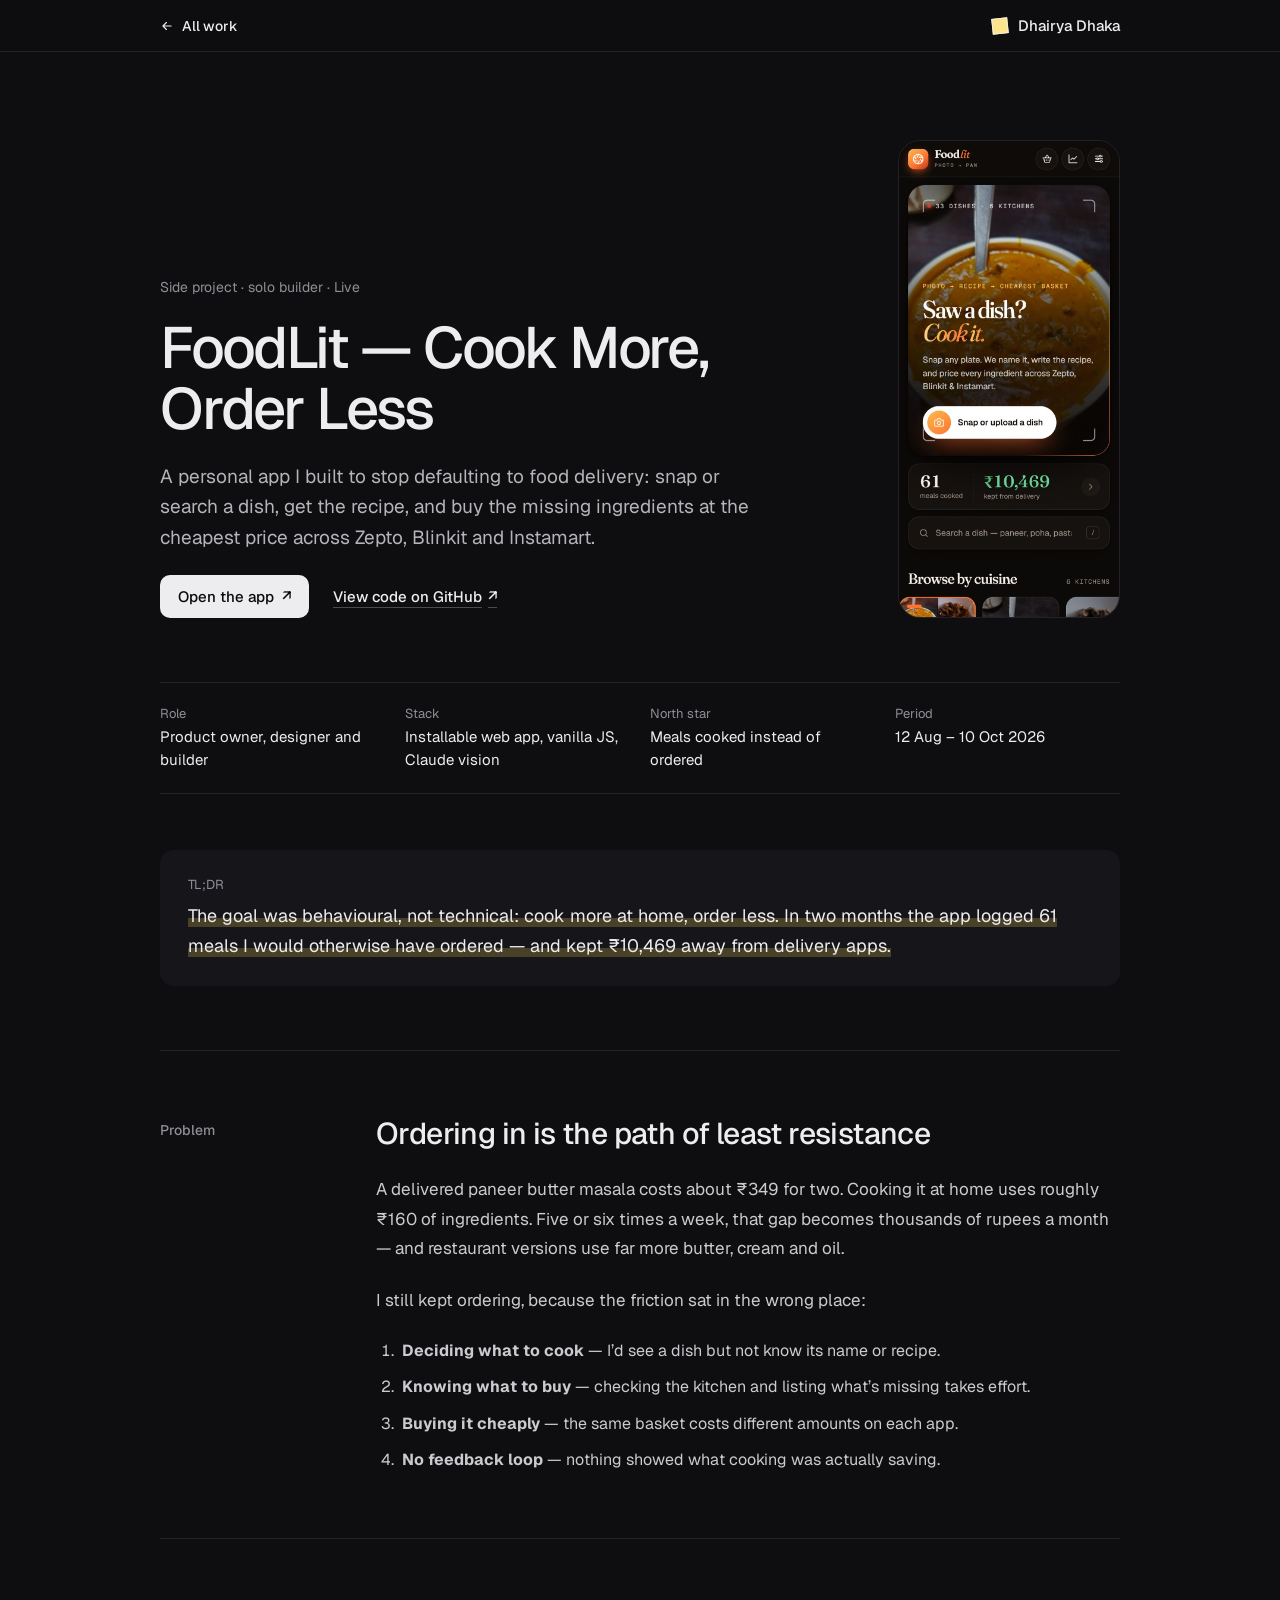
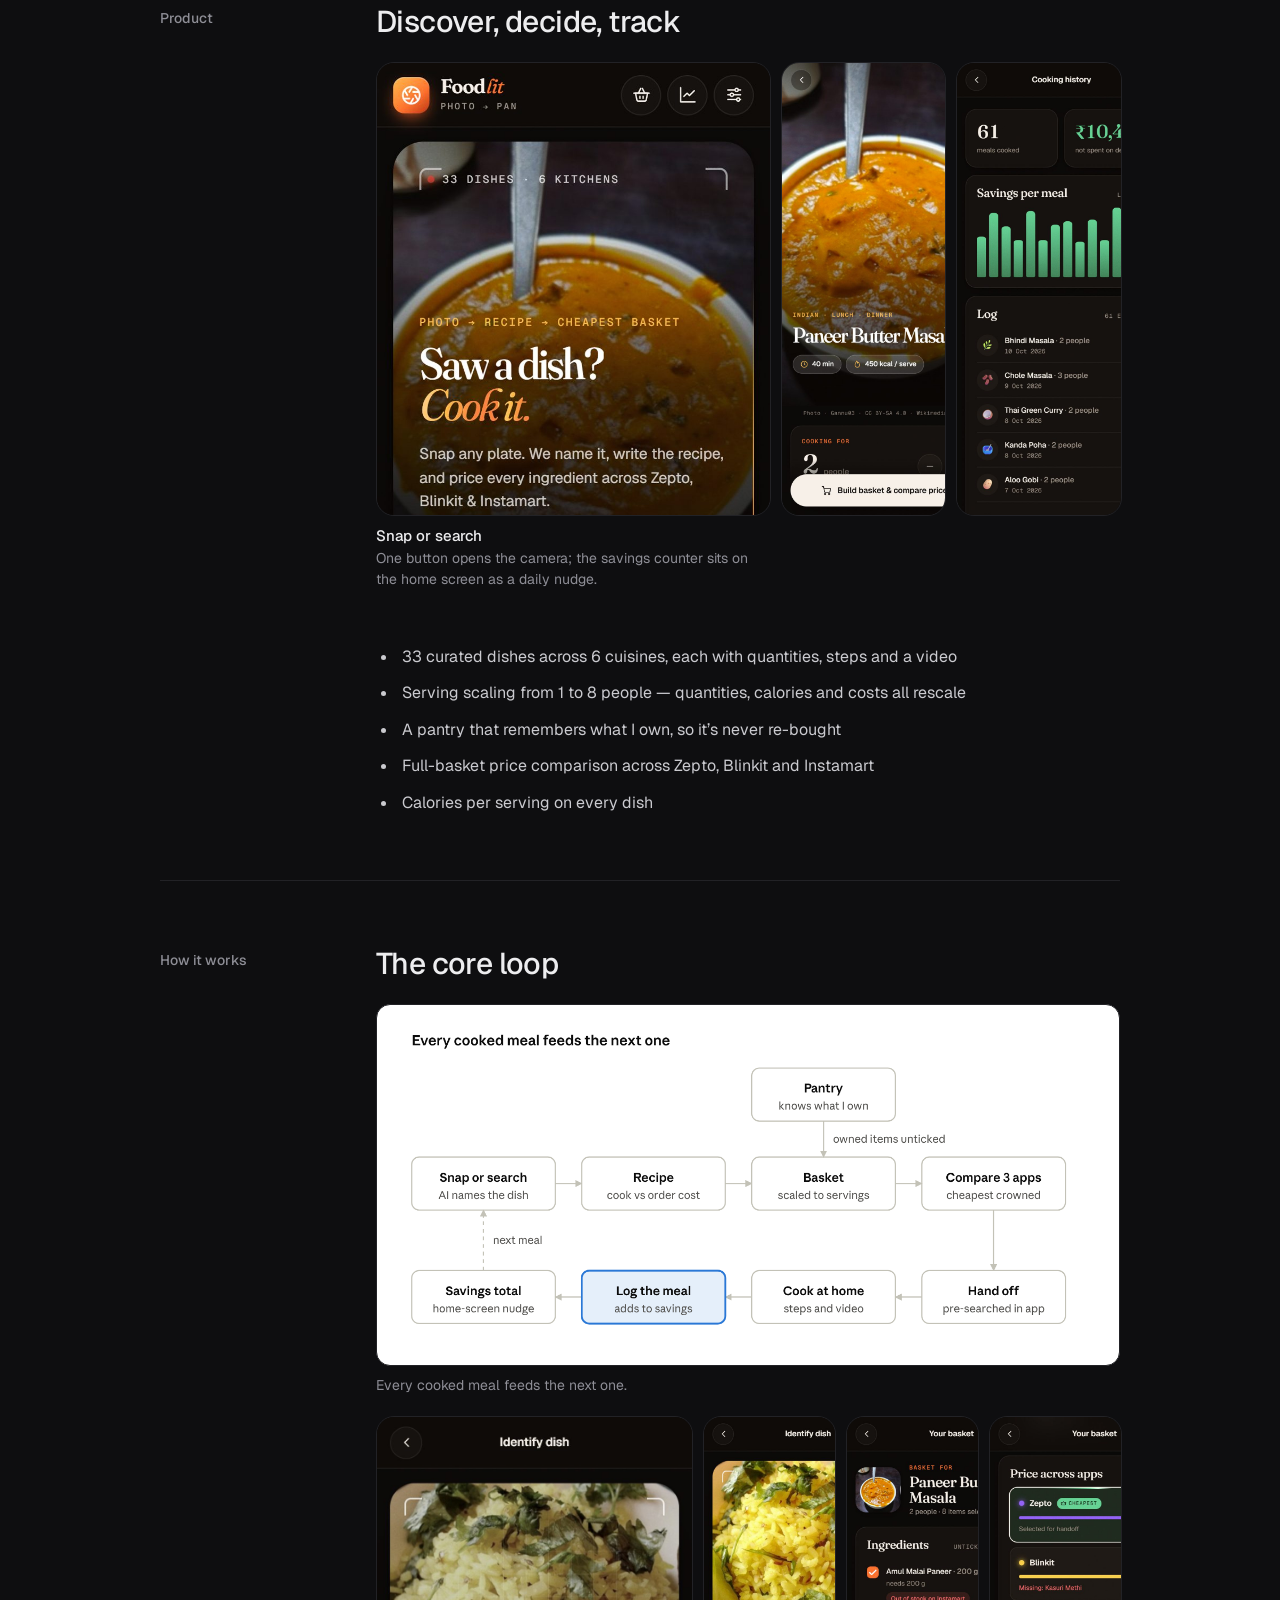
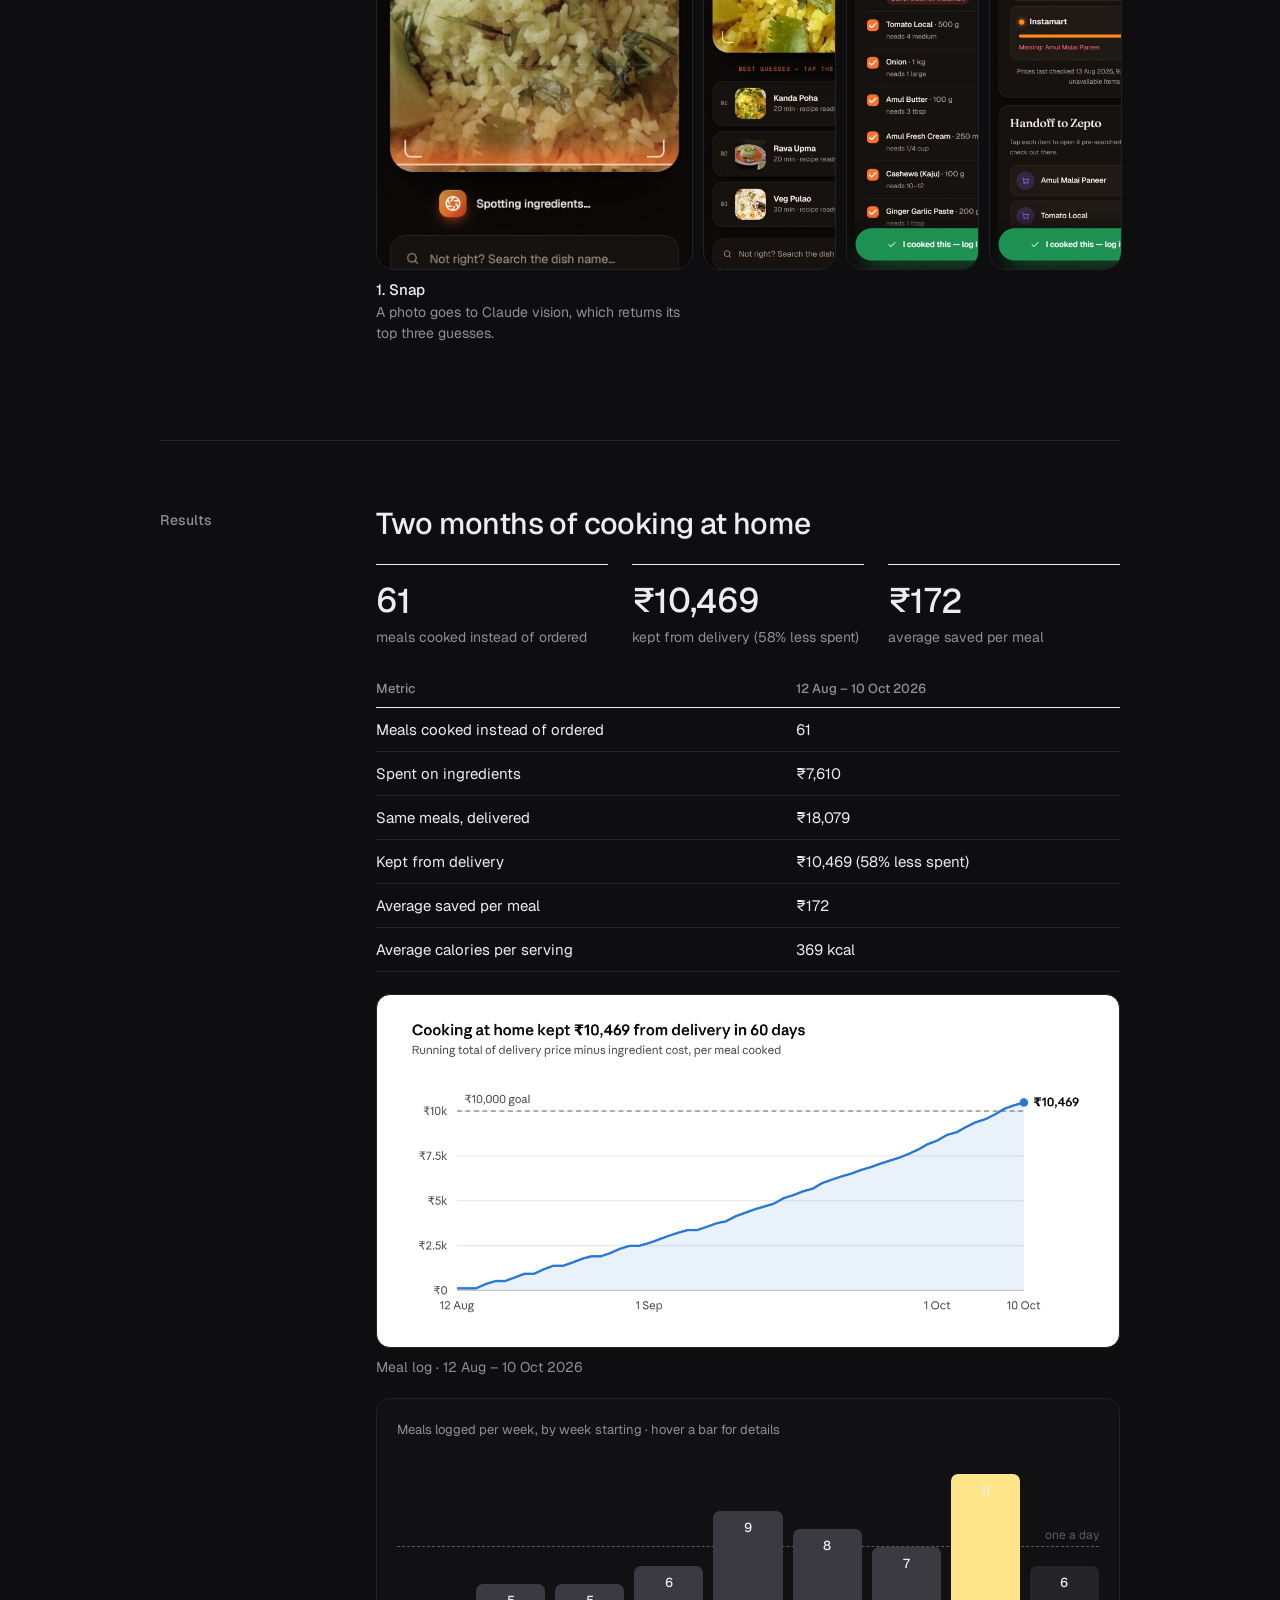
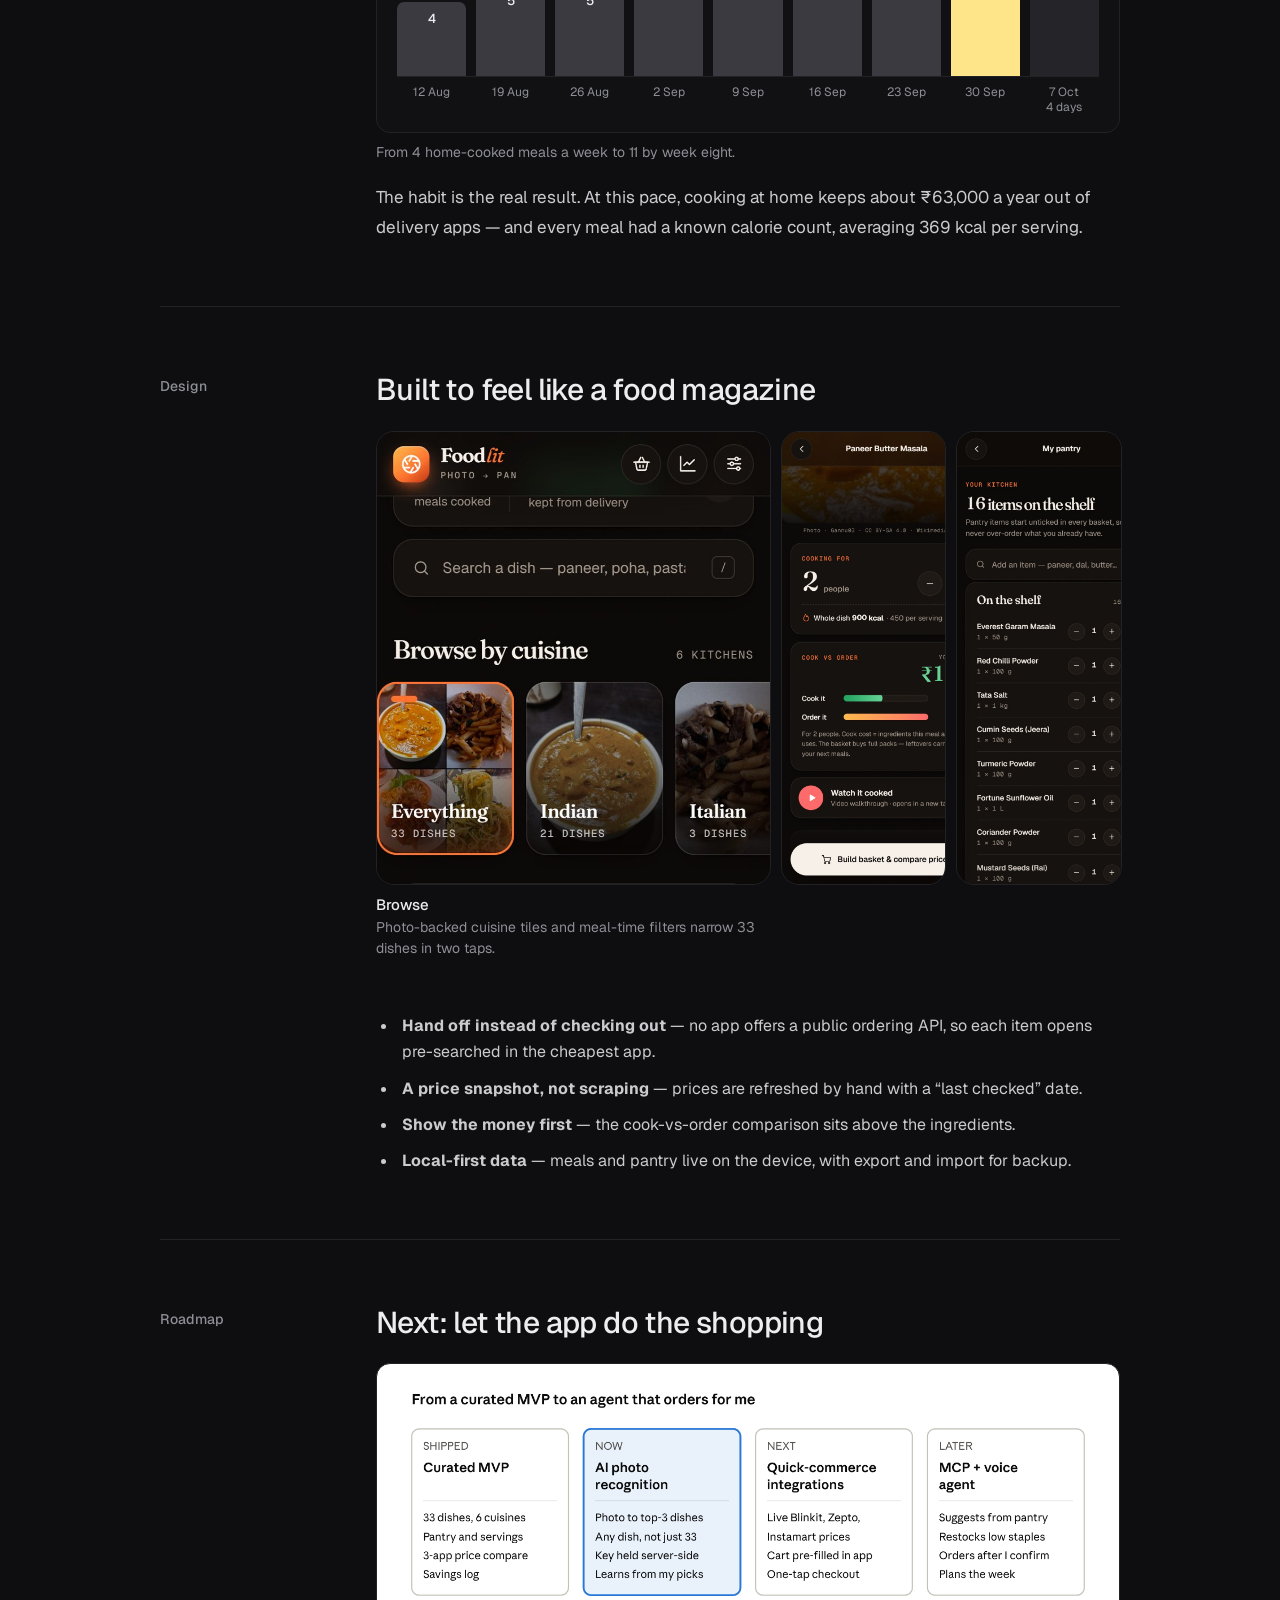
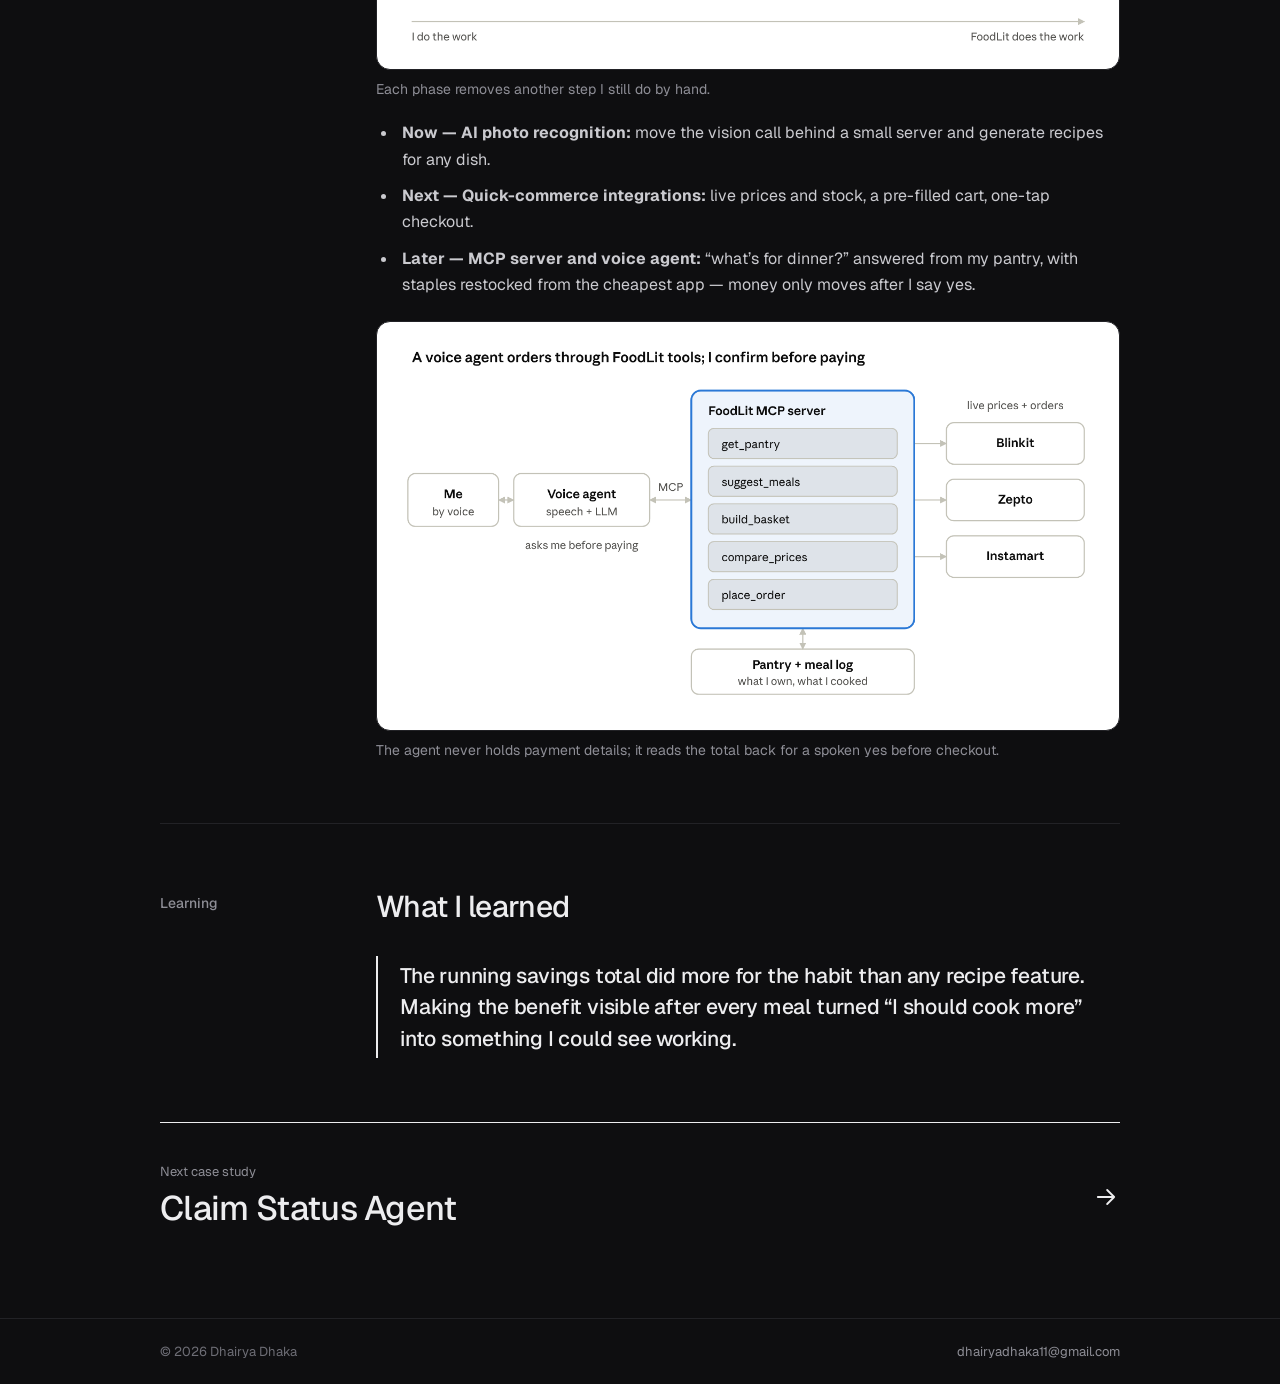
<file: foodlit-dark.html>
<!doctype html>
<html lang="en">
<head>
<meta charset="utf-8">
<meta name="viewport" content="width=device-width, initial-scale=1">
<title>FoodLit — Cook More, Order Less — Dhairya Dhaka</title>
<meta name="description" content="Dhairya Dhaka — Product Manager building AI agents for healthcare operations.">
<link rel="preconnect" href="https://fonts.googleapis.com">
<link href="https://fonts.googleapis.com/css2?family=Geist:wght@300;400;500;600&amp;display=swap" rel="stylesheet">
<link rel="stylesheet" href="assets/ui.css?v=3">
<style>
:root{--ui-ink:#EDEDEF;--ui-muted:#8E8E96;--ui-line:#222226;--ui-bar:#3A3A40;--ui-peak:#FFE58A;--ui-tip-bg:#EDEDEF;--ui-tip-ink:#0B0B0C}
body{margin:0;background:#0E0E10}
html{scroll-behavior:smooth}
a{color:inherit}
.m-link{text-decoration:none;color:#8E8E96;transition:color .15s ease}
.m-link:hover{color:#EDEDEF}
.m-btn{transition:transform .2s ease}
.m-btn:hover{transform:translateY(-1px)}
.m-btn svg,.m-next svg{transition:transform .25s cubic-bezier(.2,.8,.2,1)}
.m-btn:hover svg{transform:translateX(-3px)}
.m-next:hover svg{transform:translateX(4px)}
.m-next .m-title{display:inline-block;transition:transform .35s cubic-bezier(.2,.8,.2,1)}
.m-next:hover .m-title{transform:translateX(6px)}
.h-up{animation:hUp .8s cubic-bezier(.2,.8,.2,1) backwards;animation-delay:var(--d,0s)}
@keyframes hUp{from{opacity:0;translate:0 18px}}
.ph-in{animation:phIn 1.1s cubic-bezier(.2,.8,.2,1) backwards .3s}
@keyframes phIn{from{clip-path:inset(100% 0 0 0 round 18px);scale:1.06}to{clip-path:inset(0 0 0 0 round 18px);scale:1}}
.m-progress{position:absolute;left:0;right:0;bottom:-1px;height:2px;background:#EDEDEF;transform:scaleX(0);transform-origin:0 50%}
.m-sec{position:relative}
.m-sec::before{content:"";position:absolute;left:0;top:-1px;height:1px;width:160px;background:#EDEDEF;transform:scaleX(0);transform-origin:left}
@supports (animation-timeline: scroll()){
.m-progress{animation:mProg linear both;animation-timeline:scroll(root)}
@keyframes mProg{to{transform:scaleX(1)}}
}
@supports (animation-timeline: view()){
.m-in{animation:mIn linear both;animation-timeline:view();animation-range:entry 0% cover 22%}
@keyframes mIn{from{opacity:0;translate:0 24px}to{opacity:1;translate:0 0}}
.m-sec::before{animation:mRule linear both;animation-timeline:view();animation-range:entry 10% cover 30%}
@keyframes mRule{to{transform:scaleX(1)}}
.m-st{animation:mIn linear both;animation-timeline:view();animation-range:entry calc(var(--i,0) * 5%) cover calc(18% + var(--i,0) * 5%)}
}
@media (prefers-reduced-motion: reduce){
html{scroll-behavior:auto}
*,*::before,*::after{animation:none !important;transition:none !important}
}
</style>
</head>
<body>
<div style="font-family: 'Geist', system-ui, sans-serif; color: #EDEDEF; background: #0E0E10; min-height: 100vh">

<header style="position: sticky; top: 0; z-index: 50; background: rgba(14,14,16,0.82); backdrop-filter: blur(10px); -webkit-backdrop-filter: blur(10px); border-bottom: 1px solid #222226">
<nav style="max-width: 960px; margin: 0 auto; padding: 16px 24px; display: flex; flex-wrap: wrap; justify-content: space-between; align-items: center; gap: 12px">
<a class="m-btn" href="dark.html" style="text-decoration: none; display: inline-flex; align-items: center; gap: 8px; font-size: 14px; font-weight: 500"><svg width="14" height="14" viewBox="0 0 24 24" fill="none" stroke="currentColor" stroke-width="2" stroke-linecap="round" stroke-linejoin="round" aria-hidden="true"><path d="M19 12H5M11 6l-6 6 6 6"></path></svg>All work</a>
<a href="dark.html" style="text-decoration: none; display: flex; align-items: center; gap: 10px; font-weight: 500; font-size: 15px"><span aria-hidden="true" style="width: 14px; height: 14px; background: #FFE58A; border: 1px solid #EDEDEF; rotate: -6deg"></span>Dhairya Dhaka</a>
</nav>
<div class="m-progress" aria-hidden="true"></div>
</header>

<main style="max-width: 960px; margin: 0 auto; padding: 0 24px">
<section style="padding: 88px 0 64px; display: flex; flex-wrap: wrap; gap: 40px; align-items: flex-end; justify-content: space-between">
<div style="flex: 1 1 480px; min-width: 0; display: flex; flex-direction: column; gap: 22px">
<span class="h-up" style="--d: .05s; font-size: 14px; color: #8E8E96">Side project · solo builder · Live</span>
<h1 class="h-up" style="--d: .15s; margin: 0; font-size: clamp(38px, 5.4vw, 58px); font-weight: 500; line-height: 1.05; letter-spacing: -0.035em">FoodLit — Cook More, Order Less</h1>
<p class="h-up" style="--d: .3s; margin: 0; font-size: 19px; line-height: 1.6; color: #B4B4BA; max-width: 620px">A personal app I built to stop defaulting to food delivery: snap or search a dish, get the recipe, and buy the missing ingredients at the cheapest price across Zepto, Blinkit and Instamart.</p>
<div class="h-up" style="--d: .4s; display: flex; flex-wrap: wrap; align-items: center; gap: 14px 24px"><a class="m-btn" href="https://foodlit-coral.vercel.app" target="_blank" rel="noopener noreferrer" style="text-decoration: none; display: inline-flex; align-items: center; gap: 8px; padding: 12px 18px; border-radius: 10px; background: #EDEDEF; color: #0B0B0C; font-size: 15px; font-weight: 500">Open the app <span aria-hidden="true">↗</span></a><a class="m-btn" href="https://github.com/dhairyadhaka/foodlit" target="_blank" rel="noopener noreferrer" style="display: inline-flex; align-items: center; gap: 6px; font-size: 15px; font-weight: 500; text-decoration: underline; text-underline-offset: 5px; text-decoration-color: #4A4A52">View code on GitHub <span aria-hidden="true">↗</span></a></div>
</div>
<img class="ph-in" src="assets/fl-01.jpg" alt="FoodLit home screen with the Snap a dish button and savings counter" style="flex: 0 0 auto; width: 220px; aspect-ratio: 780 / 1688; object-fit: cover; border-radius: 22px; border: 1px solid #222226">
</section>

<dl class="h-up" style="--d: .45s; margin: 0 0 56px; display: grid; grid-template-columns: repeat(auto-fit, minmax(170px, 1fr)); gap: 20px; padding: 22px 0; border-top: 1px solid #222226; border-bottom: 1px solid #222226"><div><dt style="font-size: 13px; color: #8E8E96; margin-bottom: 4px">Role</dt><dd style="margin: 0; font-size: 15px; line-height: 1.5">Product owner, designer and builder</dd></div><div><dt style="font-size: 13px; color: #8E8E96; margin-bottom: 4px">Stack</dt><dd style="margin: 0; font-size: 15px; line-height: 1.5">Installable web app, vanilla JS, Claude vision</dd></div><div><dt style="font-size: 13px; color: #8E8E96; margin-bottom: 4px">North star</dt><dd style="margin: 0; font-size: 15px; line-height: 1.5">Meals cooked instead of ordered</dd></div><div><dt style="font-size: 13px; color: #8E8E96; margin-bottom: 4px">Period</dt><dd style="margin: 0; font-size: 15px; line-height: 1.5">12 Aug – 10 Oct 2026</dd></div></dl>

<div class="h-up" style="--d: .55s; margin-bottom: 64px; background: #16161A; border-radius: 14px; padding: 26px 28px; display: flex; flex-direction: column; gap: 8px">
<span style="font-size: 13px; color: #8E8E96">TL;DR</span>
<p data-ui-roll style="margin: 0; font-size: 18px; line-height: 1.65"><span style="background: linear-gradient(transparent 62%, rgba(255,214,90,0.22) 62%)">The goal was behavioural, not technical: cook more at home, order less. In two months the app logged 61 meals I would otherwise have ordered — and kept ₹10,469 away from delivery apps.</span></p>
</div>

<section class="m-in m-sec" style="padding: 64px 0; border-top: 1px solid #222226; display: flex; flex-wrap: wrap; gap: 20px 56px">
<span style="flex: 0 0 160px; font-size: 14px; font-weight: 500; color: #8E8E96; padding-top: 6px">Problem</span>
<div style="flex: 1 1 520px; min-width: 0; display: flex; flex-direction: column; gap: 22px">
<h2 style="margin: 0; font-size: clamp(24px, 3vw, 30px); font-weight: 500; line-height: 1.25; letter-spacing: -0.02em">Ordering in is the path of least resistance</h2>
<p style="margin: 0; font-size: 17px; line-height: 1.75; color: #CACACF">A delivered paneer butter masala costs about ₹349 for two. Cooking it at home uses roughly ₹160 of ingredients. Five or six times a week, that gap becomes thousands of rupees a month — and restaurant versions use far more butter, cream and oil.</p>
<p style="margin: 0; font-size: 17px; line-height: 1.75; color: #CACACF">I still kept ordering, because the friction sat in the wrong place:</p>
<ol style="margin: 0; padding-left: 22px; display: flex; flex-direction: column; gap: 10px; font-size: 16px; line-height: 1.65; color: #CACACF"><li style="padding-left: 4px"><strong>Deciding what to cook</strong> — I’d see a dish but not know its name or recipe.</li><li style="padding-left: 4px"><strong>Knowing what to buy</strong> — checking the kitchen and listing what’s missing takes effort.</li><li style="padding-left: 4px"><strong>Buying it cheaply</strong> — the same basket costs different amounts on each app.</li><li style="padding-left: 4px"><strong>No feedback loop</strong> — nothing showed what cooking was actually saving.</li></ol>
</div>
</section>
<section class="m-in m-sec" style="padding: 64px 0; border-top: 1px solid #222226; display: flex; flex-wrap: wrap; gap: 20px 56px">
<span style="flex: 0 0 160px; font-size: 14px; font-weight: 500; color: #8E8E96; padding-top: 6px">Product</span>
<div style="flex: 1 1 520px; min-width: 0; display: flex; flex-direction: column; gap: 22px">
<h2 style="margin: 0; font-size: clamp(24px, 3vw, 30px); font-weight: 500; line-height: 1.25; letter-spacing: -0.02em">Discover, decide, track</h2>
<div data-ui-gal style="display: grid; grid-template-columns: repeat(auto-fit, minmax(150px, 1fr)); gap: 20px; --gal-h: 560px; --gal-open: 2.4; --gal-cap: 96px"><figure class="m-st" style="--i: 0; margin: 0; display: flex; flex-direction: column; gap: 10px"><img src="assets/fl-01.jpg" alt="Snap or search — One button opens the camera; the savings counter sits on the home screen as a daily nudge." loading="lazy" style="display: block; width: 100%; aspect-ratio: 780 / 1688; object-fit: cover; border-radius: 18px; border: 1px solid #222226"><figcaption style="display: flex; flex-direction: column; gap: 3px"><span style="font-size: 15px; font-weight: 500">Snap or search</span><span style="font-size: 14px; line-height: 1.5; color: #8E8E96">One button opens the camera; the savings counter sits on the home screen as a daily nudge.</span></figcaption></figure><figure class="m-st" style="--i: 1; margin: 0; display: flex; flex-direction: column; gap: 10px"><img src="assets/fl-02.jpg" alt="Money first — Every recipe opens with what it costs to cook versus what it costs to order." loading="lazy" style="display: block; width: 100%; aspect-ratio: 780 / 1688; object-fit: cover; border-radius: 18px; border: 1px solid #222226"><figcaption style="display: flex; flex-direction: column; gap: 3px"><span style="font-size: 15px; font-weight: 500">Money first</span><span style="font-size: 14px; line-height: 1.5; color: #8E8E96">Every recipe opens with what it costs to cook versus what it costs to order.</span></figcaption></figure><figure class="m-st" style="--i: 2; margin: 0; display: flex; flex-direction: column; gap: 10px"><img src="assets/fl-03.jpg" alt="A running score — Every logged meal adds to the total kept from delivery." loading="lazy" style="display: block; width: 100%; aspect-ratio: 780 / 1688; object-fit: cover; border-radius: 18px; border: 1px solid #222226"><figcaption style="display: flex; flex-direction: column; gap: 3px"><span style="font-size: 15px; font-weight: 500">A running score</span><span style="font-size: 14px; line-height: 1.5; color: #8E8E96">Every logged meal adds to the total kept from delivery.</span></figcaption></figure></div>
<ul style="margin: 0; padding-left: 22px; display: flex; flex-direction: column; gap: 10px; font-size: 16px; line-height: 1.65; color: #CACACF"><li style="padding-left: 4px">33 curated dishes across 6 cuisines, each with quantities, steps and a video</li><li style="padding-left: 4px">Serving scaling from 1 to 8 people — quantities, calories and costs all rescale</li><li style="padding-left: 4px">A pantry that remembers what I own, so it’s never re-bought</li><li style="padding-left: 4px">Full-basket price comparison across Zepto, Blinkit and Instamart</li><li style="padding-left: 4px">Calories per serving on every dish</li></ul>
</div>
</section>
<section class="m-in m-sec" style="padding: 64px 0; border-top: 1px solid #222226; display: flex; flex-wrap: wrap; gap: 20px 56px">
<span style="flex: 0 0 160px; font-size: 14px; font-weight: 500; color: #8E8E96; padding-top: 6px">How it works</span>
<div style="flex: 1 1 520px; min-width: 0; display: flex; flex-direction: column; gap: 22px">
<h2 style="margin: 0; font-size: clamp(24px, 3vw, 30px); font-weight: 500; line-height: 1.25; letter-spacing: -0.02em">The core loop</h2>
<figure style="margin: 0; display: flex; flex-direction: column; gap: 10px"><div style="background: #FFFFFF; border: 1px solid #222226; border-radius: 14px; padding: 12px"><img src="assets/fl-04.png" alt="FoodLit core loop: snap or search, recipe, basket, compare, hand off, cook, log the meal, savings total" loading="lazy" style="display: block; width: 100%; height: auto"></div><figcaption style="font-size: 14px; color: #8E8E96">Every cooked meal feeds the next one.</figcaption></figure>
<div data-ui-gal style="display: grid; grid-template-columns: repeat(auto-fit, minmax(150px, 1fr)); gap: 20px; --gal-h: 560px; --gal-open: 2.4; --gal-cap: 96px"><figure class="m-st" style="--i: 0; margin: 0; display: flex; flex-direction: column; gap: 10px"><img src="assets/fl-05.jpg" alt="1. Snap — A photo goes to Claude vision, which returns its top three guesses." loading="lazy" style="display: block; width: 100%; aspect-ratio: 780 / 1688; object-fit: cover; border-radius: 18px; border: 1px solid #222226"><figcaption style="display: flex; flex-direction: column; gap: 3px"><span style="font-size: 15px; font-weight: 500">1. Snap</span><span style="font-size: 14px; line-height: 1.5; color: #8E8E96">A photo goes to Claude vision, which returns its top three guesses.</span></figcaption></figure><figure class="m-st" style="--i: 1; margin: 0; display: flex; flex-direction: column; gap: 10px"><img src="assets/fl-06.jpg" alt="2. Pick — Each guess is matched to a curated recipe; search is always a fallback." loading="lazy" style="display: block; width: 100%; aspect-ratio: 780 / 1688; object-fit: cover; border-radius: 18px; border: 1px solid #222226"><figcaption style="display: flex; flex-direction: column; gap: 3px"><span style="font-size: 15px; font-weight: 500">2. Pick</span><span style="font-size: 14px; line-height: 1.5; color: #8E8E96">Each guess is matched to a curated recipe; search is always a fallback.</span></figcaption></figure><figure class="m-st" style="--i: 2; margin: 0; display: flex; flex-direction: column; gap: 10px"><img src="assets/fl-07.jpg" alt="3. Basket — Ingredients map to real products; pantry items start unticked." loading="lazy" style="display: block; width: 100%; aspect-ratio: 780 / 1688; object-fit: cover; border-radius: 18px; border: 1px solid #222226"><figcaption style="display: flex; flex-direction: column; gap: 3px"><span style="font-size: 15px; font-weight: 500">3. Basket</span><span style="font-size: 14px; line-height: 1.5; color: #8E8E96">Ingredients map to real products; pantry items start unticked.</span></figcaption></figure><figure class="m-st" style="--i: 3; margin: 0; display: flex; flex-direction: column; gap: 10px"><img src="assets/fl-08.jpg" alt="4. Compare — The full basket is priced on each app; missing items lose the “cheapest” crown." loading="lazy" style="display: block; width: 100%; aspect-ratio: 780 / 1688; object-fit: cover; border-radius: 18px; border: 1px solid #222226"><figcaption style="display: flex; flex-direction: column; gap: 3px"><span style="font-size: 15px; font-weight: 500">4. Compare</span><span style="font-size: 14px; line-height: 1.5; color: #8E8E96">The full basket is priced on each app; missing items lose the “cheapest” crown.</span></figcaption></figure></div>
</div>
</section>
<section class="m-in m-sec" style="padding: 64px 0; border-top: 1px solid #222226; display: flex; flex-wrap: wrap; gap: 20px 56px">
<span style="flex: 0 0 160px; font-size: 14px; font-weight: 500; color: #8E8E96; padding-top: 6px">Results</span>
<div style="flex: 1 1 520px; min-width: 0; display: flex; flex-direction: column; gap: 22px">
<h2 style="margin: 0; font-size: clamp(24px, 3vw, 30px); font-weight: 500; line-height: 1.25; letter-spacing: -0.02em">Two months of cooking at home</h2>
<div style="display: grid; grid-template-columns: repeat(auto-fit, minmax(170px, 1fr)); gap: 24px"><div class="m-st" style="--i: 0; display: flex; flex-direction: column; gap: 6px; padding-top: 16px; border-top: 1px solid #EDEDEF"><span data-ui-roll="all" style="font-size: clamp(26px, 3.2vw, 34px); font-weight: 500; letter-spacing: -0.02em; line-height: 1.1">61</span><span style="font-size: 14px; line-height: 1.5; color: #8E8E96">meals cooked instead of ordered</span></div><div class="m-st" style="--i: 1; display: flex; flex-direction: column; gap: 6px; padding-top: 16px; border-top: 1px solid #EDEDEF"><span data-ui-roll="all" style="font-size: clamp(26px, 3.2vw, 34px); font-weight: 500; letter-spacing: -0.02em; line-height: 1.1">₹10,469</span><span style="font-size: 14px; line-height: 1.5; color: #8E8E96">kept from delivery (58% less spent)</span></div><div class="m-st" style="--i: 2; display: flex; flex-direction: column; gap: 6px; padding-top: 16px; border-top: 1px solid #EDEDEF"><span data-ui-roll="all" style="font-size: clamp(26px, 3.2vw, 34px); font-weight: 500; letter-spacing: -0.02em; line-height: 1.1">₹172</span><span style="font-size: 14px; line-height: 1.5; color: #8E8E96">average saved per meal</span></div></div>
<div style="overflow-x: auto"><table style="width: 100%; border-collapse: collapse"><thead><tr><th scope="col" style="text-align: left; font-weight: 500; font-size: 13px; color: #8E8E96; padding: 10px 12px 10px 0; border-bottom: 1px solid #EDEDEF">Metric</th><th scope="col" style="text-align: left; font-weight: 500; font-size: 13px; color: #8E8E96; padding: 10px 12px 10px 0; border-bottom: 1px solid #EDEDEF">12 Aug – 10 Oct 2026</th></tr></thead><tbody><tr><td style="padding: 12px 12px 12px 0; border-bottom: 1px solid #222226; font-size: 15px">Meals cooked instead of ordered</td><td style="padding: 12px 12px 12px 0; border-bottom: 1px solid #222226; font-size: 15px">61</td></tr><tr><td style="padding: 12px 12px 12px 0; border-bottom: 1px solid #222226; font-size: 15px">Spent on ingredients</td><td style="padding: 12px 12px 12px 0; border-bottom: 1px solid #222226; font-size: 15px">₹7,610</td></tr><tr><td style="padding: 12px 12px 12px 0; border-bottom: 1px solid #222226; font-size: 15px">Same meals, delivered</td><td style="padding: 12px 12px 12px 0; border-bottom: 1px solid #222226; font-size: 15px">₹18,079</td></tr><tr><td style="padding: 12px 12px 12px 0; border-bottom: 1px solid #222226; font-size: 15px">Kept from delivery</td><td style="padding: 12px 12px 12px 0; border-bottom: 1px solid #222226; font-size: 15px">₹10,469 (58% less spent)</td></tr><tr><td style="padding: 12px 12px 12px 0; border-bottom: 1px solid #222226; font-size: 15px">Average saved per meal</td><td style="padding: 12px 12px 12px 0; border-bottom: 1px solid #222226; font-size: 15px">₹172</td></tr><tr><td style="padding: 12px 12px 12px 0; border-bottom: 1px solid #222226; font-size: 15px">Average calories per serving</td><td style="padding: 12px 12px 12px 0; border-bottom: 1px solid #222226; font-size: 15px">369 kcal</td></tr></tbody></table></div>
<figure style="margin: 0; display: flex; flex-direction: column; gap: 10px"><div style="background: #FFFFFF; border: 1px solid #222226; border-radius: 14px; padding: 12px"><img src="assets/fl-09.png" alt="FoodLit meal log chart, 12 Aug to 10 Oct 2026, 61 meals" loading="lazy" style="display: block; width: 100%; height: auto"></div><figcaption style="font-size: 14px; color: #8E8E96">Meal log · 12 Aug – 10 Oct 2026</figcaption></figure>
<figure style="margin: 0; display: flex; flex-direction: column; gap: 10px"><div class="ui-chart" style="background: #111113; border: 1px solid #222226; border-radius: 14px; padding: 22px 20px 16px"><p style="margin: 0 0 18px; font-size: 13px; color: var(--ui-muted)">Meals logged per week, by week starting · hover a bar for details</p><div class="ui-chart-plot" role="list" aria-label="Home-cooked meals per week"><div class="ui-chart-line" style="bottom: 58.33%" aria-hidden="true"><span>one a day</span></div><div class="ui-bar" role="listitem" tabindex="0" aria-label="Week of 12 Aug · 4 meals" style="--h: 33.33%; --k: 0"><i></i><em>4</em><span class="ui-tip">Week of 12 Aug · 4 meals</span></div><div class="ui-bar" role="listitem" tabindex="0" aria-label="Week of 19 Aug · 5 meals" style="--h: 41.67%; --k: 1"><i></i><em>5</em><span class="ui-tip">Week of 19 Aug · 5 meals</span></div><div class="ui-bar" role="listitem" tabindex="0" aria-label="Week of 26 Aug · 5 meals" style="--h: 41.67%; --k: 2"><i></i><em>5</em><span class="ui-tip">Week of 26 Aug · 5 meals</span></div><div class="ui-bar" role="listitem" tabindex="0" aria-label="Week of 2 Sep · 6 meals" style="--h: 50.00%; --k: 3"><i></i><em>6</em><span class="ui-tip">Week of 2 Sep · 6 meals</span></div><div class="ui-bar" role="listitem" tabindex="0" aria-label="Week of 9 Sep · 9 meals" style="--h: 75.00%; --k: 4"><i></i><em>9</em><span class="ui-tip">Week of 9 Sep · 9 meals</span></div><div class="ui-bar" role="listitem" tabindex="0" aria-label="Week of 16 Sep · 8 meals" style="--h: 66.67%; --k: 5"><i></i><em>8</em><span class="ui-tip">Week of 16 Sep · 8 meals</span></div><div class="ui-bar" role="listitem" tabindex="0" aria-label="Week of 23 Sep · 7 meals" style="--h: 58.33%; --k: 6"><i></i><em>7</em><span class="ui-tip">Week of 23 Sep · 7 meals</span></div><div class="ui-bar is-peak" role="listitem" tabindex="0" aria-label="Week of 30 Sep · 11 meals" style="--h: 91.67%; --k: 7"><i></i><em>11</em><span class="ui-tip">Week of 30 Sep · 11 meals</span></div><div class="ui-bar is-part" role="listitem" tabindex="0" aria-label="Week of 7 Oct · 6 meals (4 days so far)" style="--h: 50.00%; --k: 8"><i></i><em>6</em><span class="ui-tip">Week of 7 Oct · 6 meals (4 days so far)</span></div></div><div class="ui-chart-x" aria-hidden="true"><span>12 Aug</span><span>19 Aug</span><span>26 Aug</span><span>2 Sep</span><span>9 Sep</span><span>16 Sep</span><span>23 Sep</span><span>30 Sep</span><span>7 Oct<br>4 days</span></div></div><figcaption style="font-size: 14px; color: #8E8E96">From 4 home-cooked meals a week to 11 by week eight.</figcaption></figure>
<p style="margin: 0; font-size: 17px; line-height: 1.75; color: #CACACF">The habit is the real result. At this pace, cooking at home keeps about ₹63,000 a year out of delivery apps — and every meal had a known calorie count, averaging 369 kcal per serving.</p>
</div>
</section>
<section class="m-in m-sec" style="padding: 64px 0; border-top: 1px solid #222226; display: flex; flex-wrap: wrap; gap: 20px 56px">
<span style="flex: 0 0 160px; font-size: 14px; font-weight: 500; color: #8E8E96; padding-top: 6px">Design</span>
<div style="flex: 1 1 520px; min-width: 0; display: flex; flex-direction: column; gap: 22px">
<h2 style="margin: 0; font-size: clamp(24px, 3vw, 30px); font-weight: 500; line-height: 1.25; letter-spacing: -0.02em">Built to feel like a food magazine</h2>
<div data-ui-gal style="display: grid; grid-template-columns: repeat(auto-fit, minmax(150px, 1fr)); gap: 20px; --gal-h: 560px; --gal-open: 2.4; --gal-cap: 96px"><figure class="m-st" style="--i: 0; margin: 0; display: flex; flex-direction: column; gap: 10px"><img src="assets/fl-13.jpg" alt="Browse — Photo-backed cuisine tiles and meal-time filters narrow 33 dishes in two taps." loading="lazy" style="display: block; width: 100%; aspect-ratio: 780 / 1688; object-fit: cover; border-radius: 18px; border: 1px solid #222226"><figcaption style="display: flex; flex-direction: column; gap: 3px"><span style="font-size: 15px; font-weight: 500">Browse</span><span style="font-size: 14px; line-height: 1.5; color: #8E8E96">Photo-backed cuisine tiles and meal-time filters narrow 33 dishes in two taps.</span></figcaption></figure><figure class="m-st" style="--i: 1; margin: 0; display: flex; flex-direction: column; gap: 10px"><img src="assets/fl-14.jpg" alt="Cook vs order — Changing servings rescales quantities, calories and both prices live." loading="lazy" style="display: block; width: 100%; aspect-ratio: 780 / 1688; object-fit: cover; border-radius: 18px; border: 1px solid #222226"><figcaption style="display: flex; flex-direction: column; gap: 3px"><span style="font-size: 15px; font-weight: 500">Cook vs order</span><span style="font-size: 14px; line-height: 1.5; color: #8E8E96">Changing servings rescales quantities, calories and both prices live.</span></figcaption></figure><figure class="m-st" style="--i: 2; margin: 0; display: flex; flex-direction: column; gap: 10px"><img src="assets/fl-15.jpg" alt="Pantry — Owned staples are never re-bought; they start unticked in every basket." loading="lazy" style="display: block; width: 100%; aspect-ratio: 780 / 1688; object-fit: cover; border-radius: 18px; border: 1px solid #222226"><figcaption style="display: flex; flex-direction: column; gap: 3px"><span style="font-size: 15px; font-weight: 500">Pantry</span><span style="font-size: 14px; line-height: 1.5; color: #8E8E96">Owned staples are never re-bought; they start unticked in every basket.</span></figcaption></figure></div>
<ul style="margin: 0; padding-left: 22px; display: flex; flex-direction: column; gap: 10px; font-size: 16px; line-height: 1.65; color: #CACACF"><li style="padding-left: 4px"><strong>Hand off instead of checking out</strong> — no app offers a public ordering API, so each item opens pre-searched in the cheapest app.</li><li style="padding-left: 4px"><strong>A price snapshot, not scraping</strong> — prices are refreshed by hand with a “last checked” date.</li><li style="padding-left: 4px"><strong>Show the money first</strong> — the cook-vs-order comparison sits above the ingredients.</li><li style="padding-left: 4px"><strong>Local-first data</strong> — meals and pantry live on the device, with export and import for backup.</li></ul>
</div>
</section>
<section class="m-in m-sec" style="padding: 64px 0; border-top: 1px solid #222226; display: flex; flex-wrap: wrap; gap: 20px 56px">
<span style="flex: 0 0 160px; font-size: 14px; font-weight: 500; color: #8E8E96; padding-top: 6px">Roadmap</span>
<div style="flex: 1 1 520px; min-width: 0; display: flex; flex-direction: column; gap: 22px">
<h2 style="margin: 0; font-size: clamp(24px, 3vw, 30px); font-weight: 500; line-height: 1.25; letter-spacing: -0.02em">Next: let the app do the shopping</h2>
<figure style="margin: 0; display: flex; flex-direction: column; gap: 10px"><div style="background: #FFFFFF; border: 1px solid #222226; border-radius: 14px; padding: 12px"><img src="assets/fl-11.png" alt="FoodLit roadmap in four phases" loading="lazy" style="display: block; width: 100%; height: auto"></div><figcaption style="font-size: 14px; color: #8E8E96">Each phase removes another step I still do by hand.</figcaption></figure>
<ul style="margin: 0; padding-left: 22px; display: flex; flex-direction: column; gap: 10px; font-size: 16px; line-height: 1.65; color: #CACACF"><li style="padding-left: 4px"><strong>Now — AI photo recognition:</strong> move the vision call behind a small server and generate recipes for any dish.</li><li style="padding-left: 4px"><strong>Next — Quick-commerce integrations:</strong> live prices and stock, a pre-filled cart, one-tap checkout.</li><li style="padding-left: 4px"><strong>Later — MCP server and voice agent:</strong> “what’s for dinner?” answered from my pantry, with staples restocked from the cheapest app — money only moves after I say yes.</li></ul>
<figure style="margin: 0; display: flex; flex-direction: column; gap: 10px"><div style="background: #FFFFFF; border: 1px solid #222226; border-radius: 14px; padding: 12px"><img src="assets/fl-12.png" alt="Proposed architecture for the voice agent phase" loading="lazy" style="display: block; width: 100%; height: auto"></div><figcaption style="font-size: 14px; color: #8E8E96">The agent never holds payment details; it reads the total back for a spoken yes before checkout.</figcaption></figure>
</div>
</section>
<section class="m-in m-sec" style="padding: 64px 0; border-top: 1px solid #222226; display: flex; flex-wrap: wrap; gap: 20px 56px">
<span style="flex: 0 0 160px; font-size: 14px; font-weight: 500; color: #8E8E96; padding-top: 6px">Learning</span>
<div style="flex: 1 1 520px; min-width: 0; display: flex; flex-direction: column; gap: 22px">
<h2 style="margin: 0; font-size: clamp(24px, 3vw, 30px); font-weight: 500; line-height: 1.25; letter-spacing: -0.02em">What I learned</h2>
<blockquote style="margin: 8px 0 0; padding: 4px 0 4px 22px; border-left: 2px solid #EDEDEF; font-size: 21px; line-height: 1.5; font-weight: 500; letter-spacing: -0.01em; color: #EDEDEF">The running savings total did more for the habit than any recipe feature. Making the benefit visible after every meal turned “I should cook more” into something I could see working.</blockquote>
</div>
</section>

<a class="m-next" href="claim-status-agent-dark.html" style="text-decoration: none; display: flex; justify-content: space-between; align-items: center; gap: 16px; padding: 40px 0 88px; border-top: 1px solid #EDEDEF">
<span style="display: flex; flex-direction: column; gap: 6px"><span style="font-size: 13px; color: #8E8E96">Next case study</span><span class="m-title" style="font-size: clamp(24px, 3.4vw, 34px); font-weight: 500; letter-spacing: -0.02em">Claim Status Agent</span></span>
<svg width="28" height="28" viewBox="0 0 24 24" fill="none" stroke="currentColor" stroke-width="1.6" stroke-linecap="round" stroke-linejoin="round" aria-hidden="true"><path d="M5 12h14M13 6l6 6-6 6"></path></svg>
</a>
</main>

<footer style="border-top: 1px solid #222226">
<div style="max-width: 960px; margin: 0 auto; padding: 24px; display: flex; flex-wrap: wrap; justify-content: space-between; gap: 8px; font-size: 13px; color: #6E6E76">
<span>© 2026 Dhairya Dhaka</span>
<a class="m-link" href="mailto:dhairyadhaka11@gmail.com">dhairyadhaka11@gmail.com</a>
</div>
</footer>
</div>
<script src="assets/ui.js?v=3"></script>
</body>
</html>
</file>
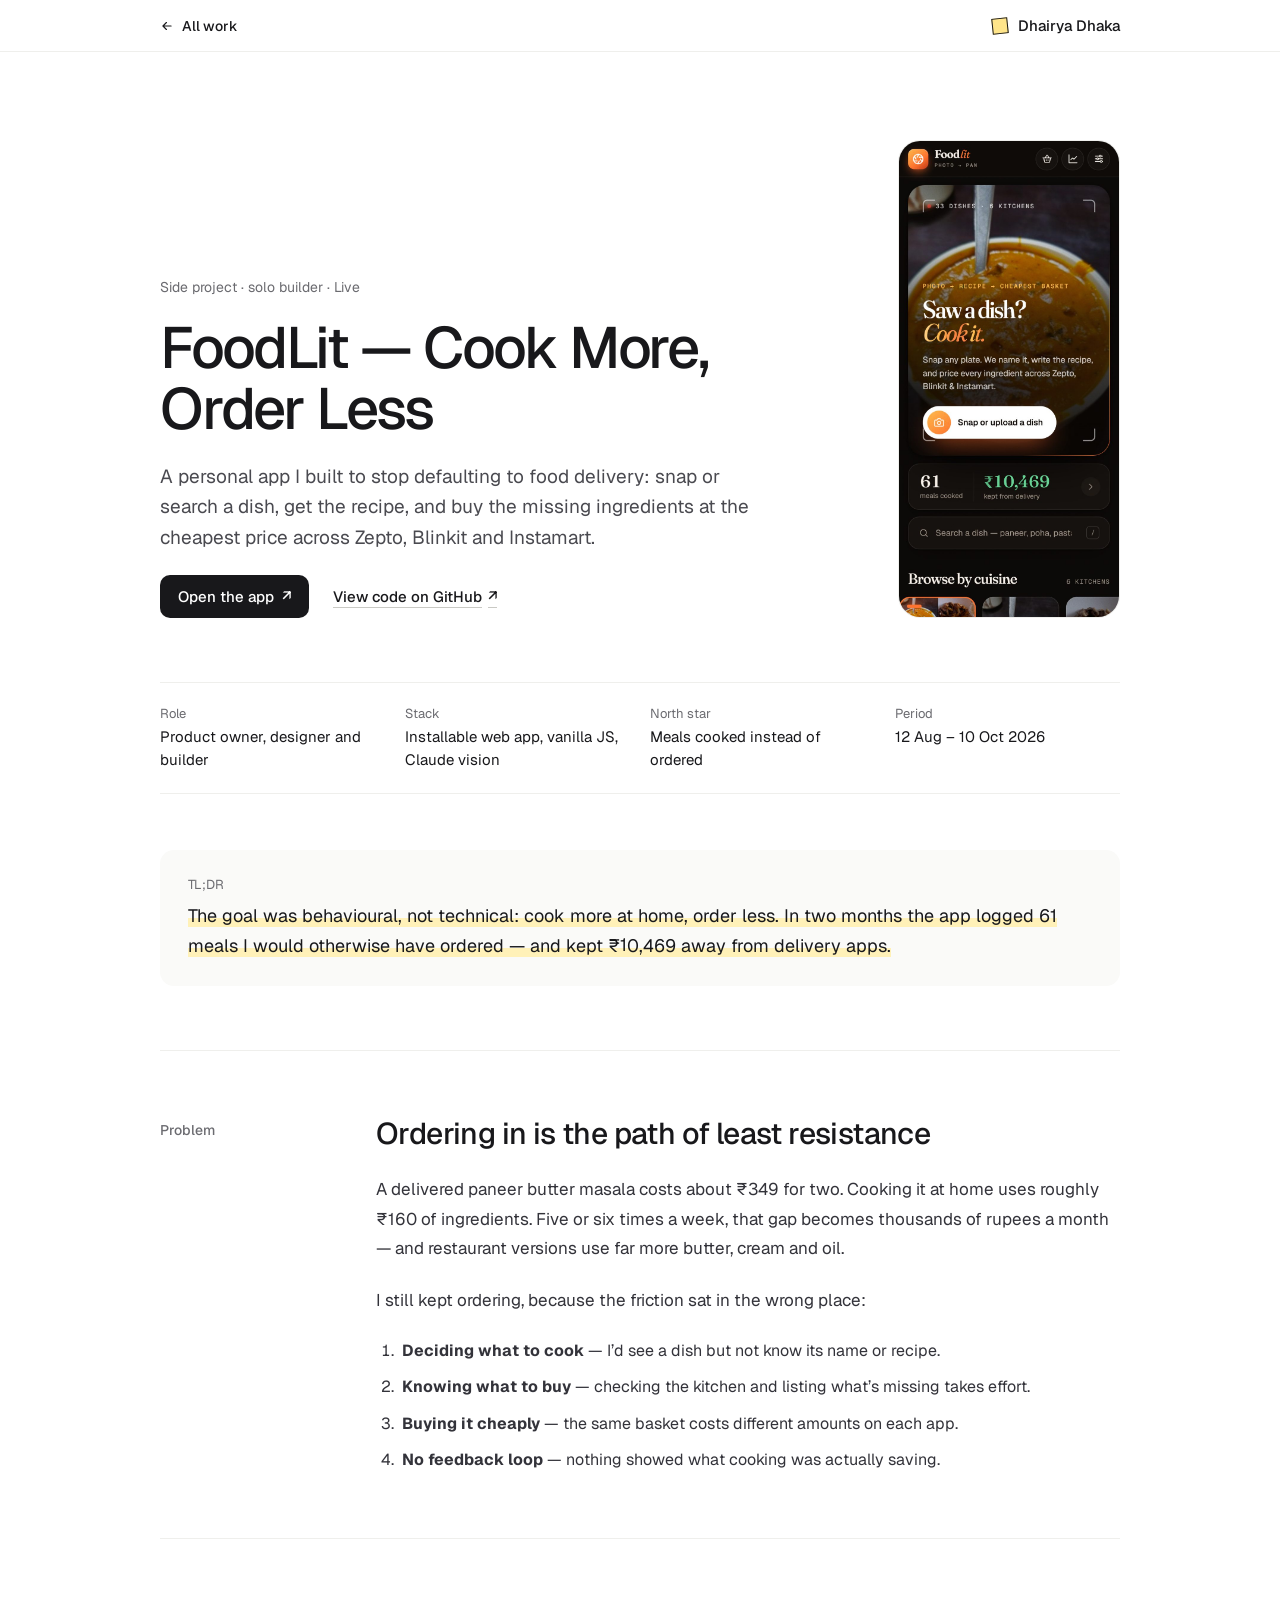
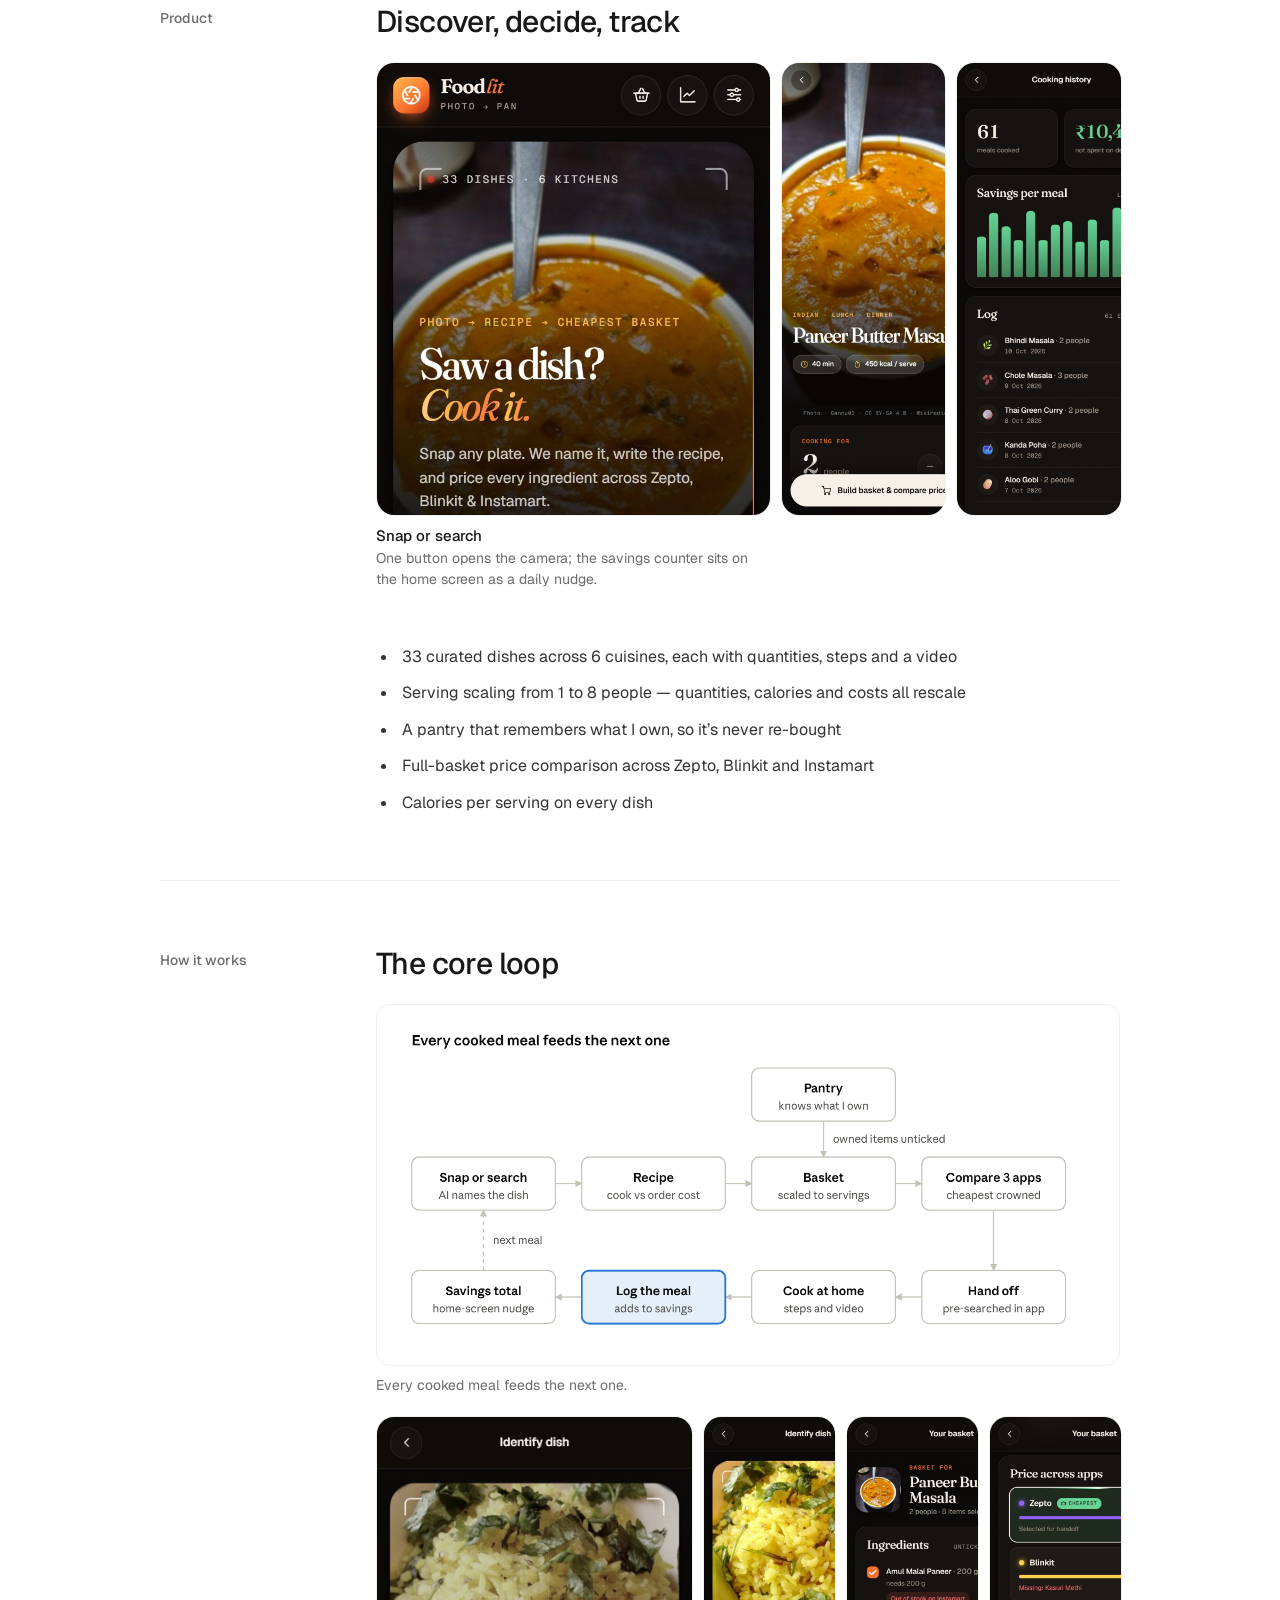
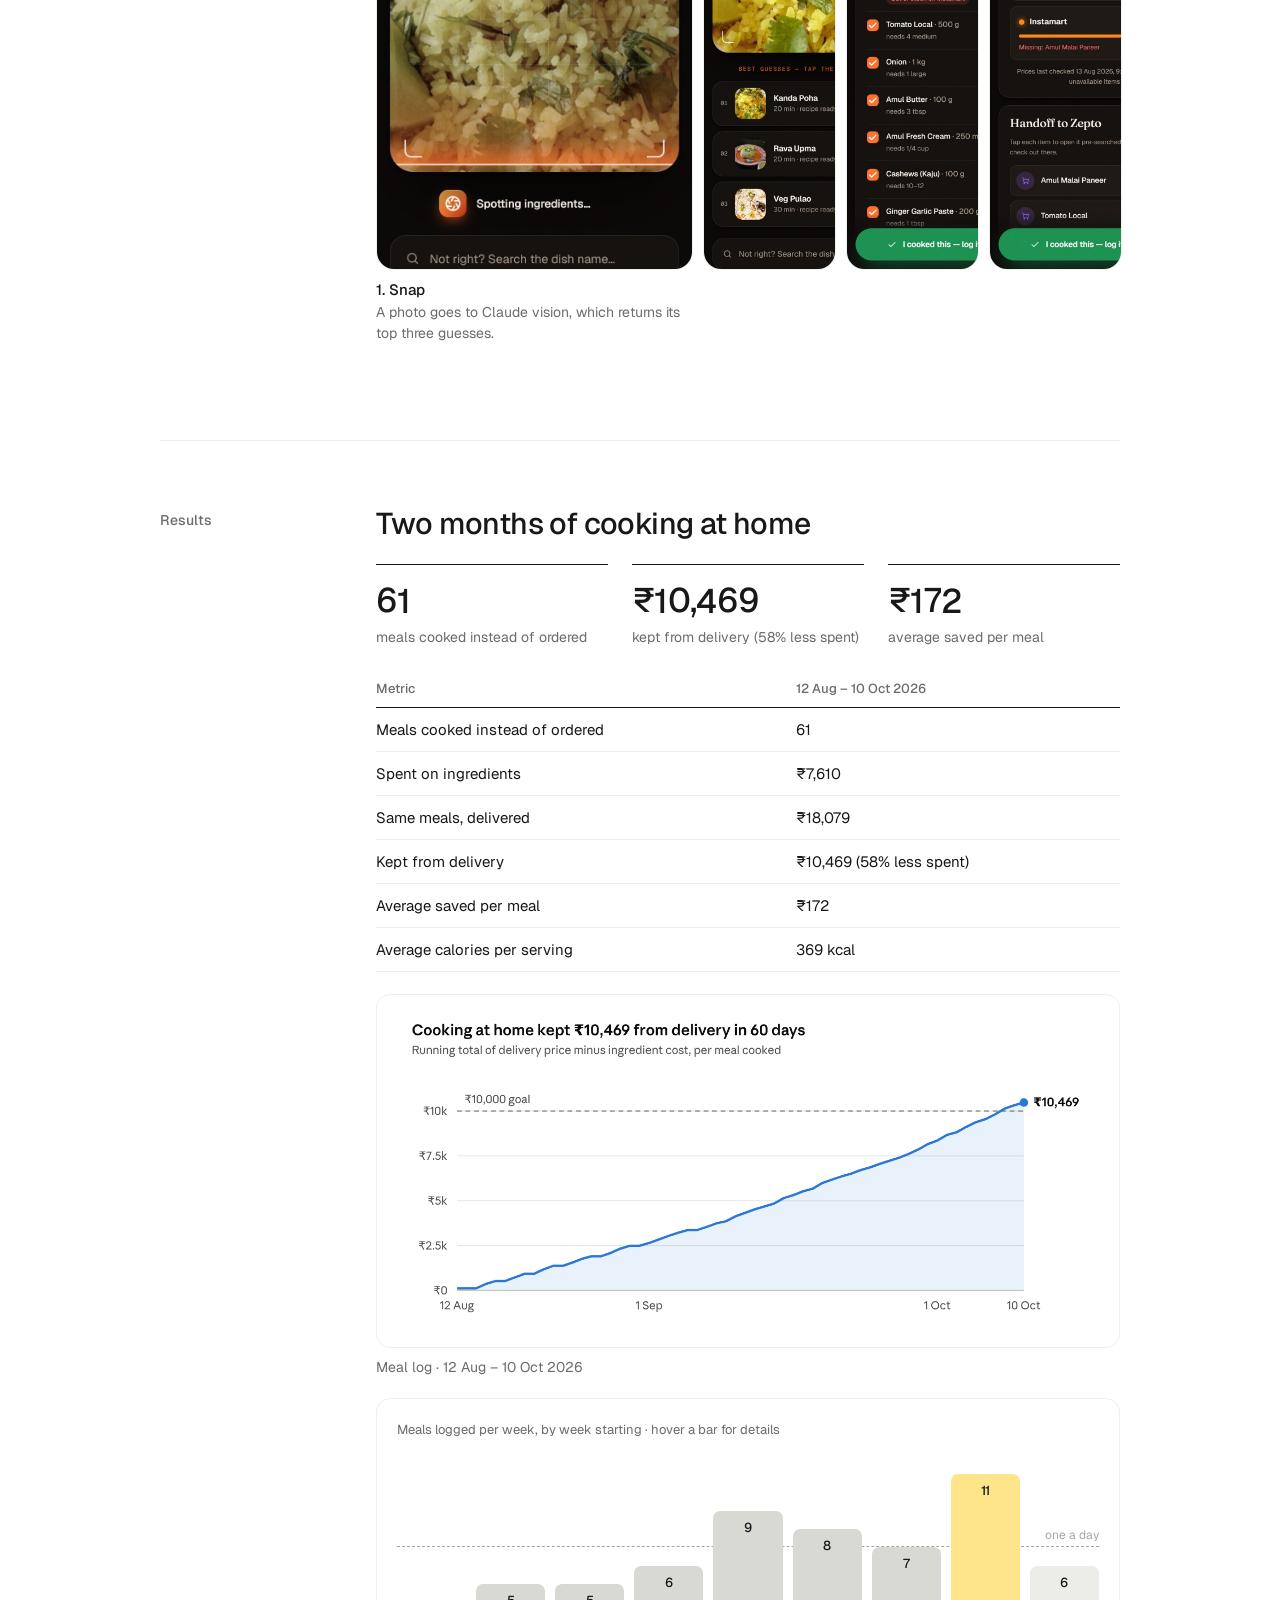
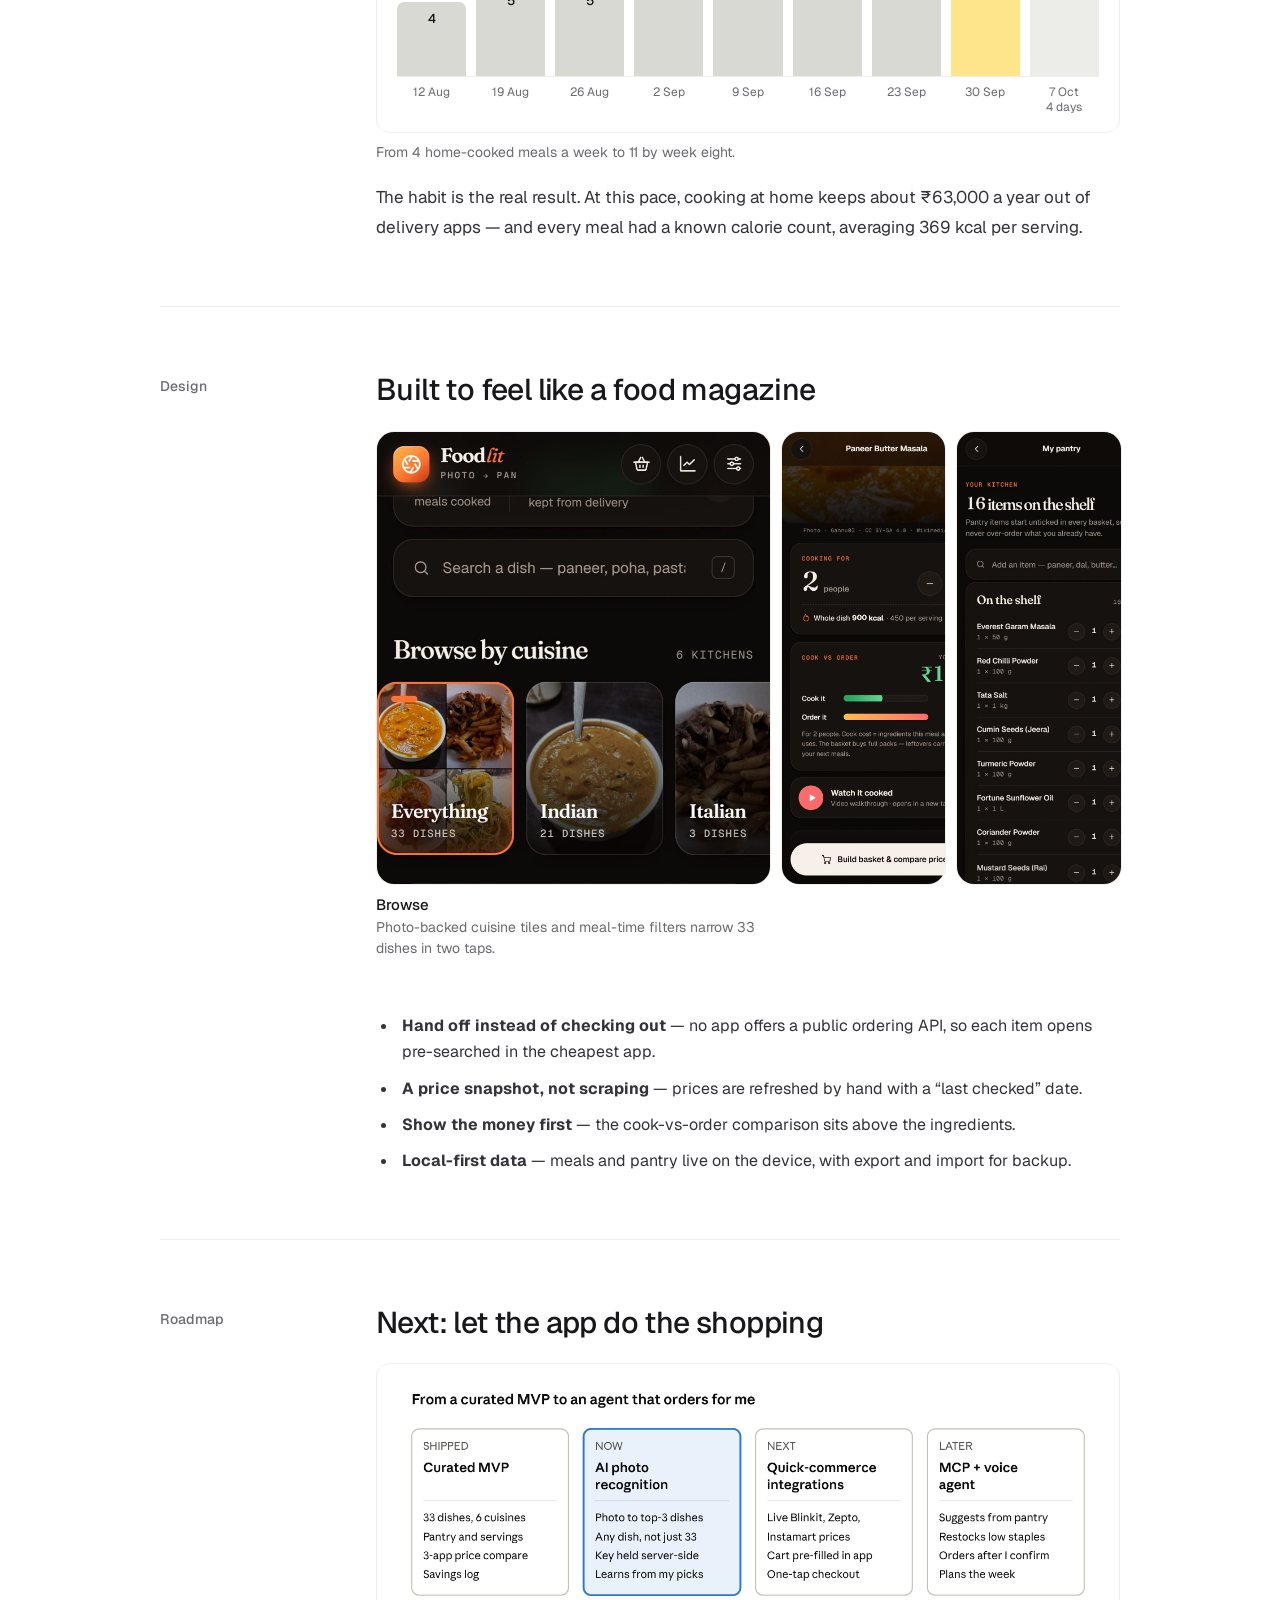
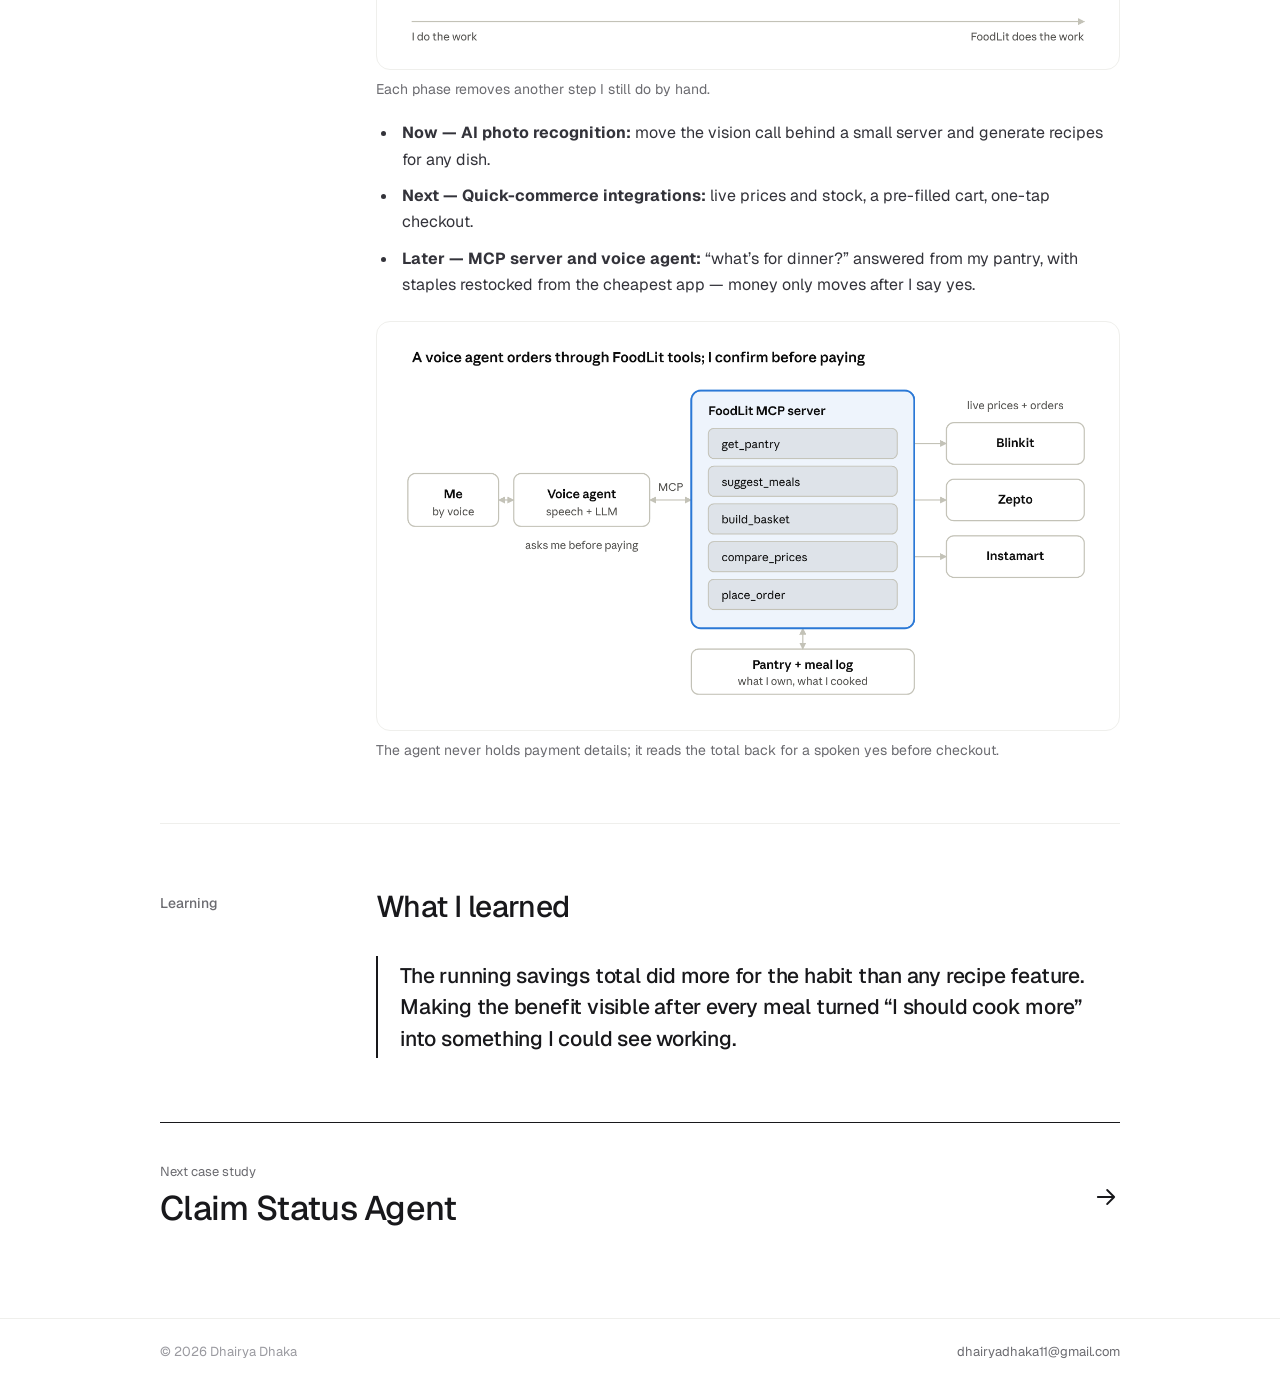
<file: foodlit.html>
<!doctype html>
<html lang="en">
<head>
<meta charset="utf-8">
<meta name="viewport" content="width=device-width, initial-scale=1">
<title>FoodLit — Cook More, Order Less — Dhairya Dhaka</title>
<meta name="description" content="Dhairya Dhaka — Product Manager building AI agents for healthcare operations.">
<link rel="preconnect" href="https://fonts.googleapis.com">
<link href="https://fonts.googleapis.com/css2?family=Geist:wght@300;400;500;600&amp;display=swap" rel="stylesheet">
<link rel="stylesheet" href="assets/ui.css?v=3">
<style>
:root{--ui-ink:#18181B;--ui-muted:#6B6B70;--ui-line:#EFEFEC;--ui-bar:#D9D9D4;--ui-peak:#FFE58A;--ui-tip-bg:#18181B;--ui-tip-ink:#FFFFFF}
body{margin:0;background:#FFFFFF}
html{scroll-behavior:smooth}
a{color:inherit}
.m-link{text-decoration:none;color:#6B6B70;transition:color .15s ease}
.m-link:hover{color:#18181B}
.m-btn{transition:transform .2s ease}
.m-btn:hover{transform:translateY(-1px)}
.m-btn svg,.m-next svg{transition:transform .25s cubic-bezier(.2,.8,.2,1)}
.m-btn:hover svg{transform:translateX(-3px)}
.m-next:hover svg{transform:translateX(4px)}
.m-next .m-title{display:inline-block;transition:transform .35s cubic-bezier(.2,.8,.2,1)}
.m-next:hover .m-title{transform:translateX(6px)}
.h-up{animation:hUp .8s cubic-bezier(.2,.8,.2,1) backwards;animation-delay:var(--d,0s)}
@keyframes hUp{from{opacity:0;translate:0 18px}}
.ph-in{animation:phIn 1.1s cubic-bezier(.2,.8,.2,1) backwards .3s}
@keyframes phIn{from{clip-path:inset(100% 0 0 0 round 18px);scale:1.06}to{clip-path:inset(0 0 0 0 round 18px);scale:1}}
.m-progress{position:absolute;left:0;right:0;bottom:-1px;height:2px;background:#18181B;transform:scaleX(0);transform-origin:0 50%}
.m-sec{position:relative}
.m-sec::before{content:"";position:absolute;left:0;top:-1px;height:1px;width:160px;background:#18181B;transform:scaleX(0);transform-origin:left}
@supports (animation-timeline: scroll()){
.m-progress{animation:mProg linear both;animation-timeline:scroll(root)}
@keyframes mProg{to{transform:scaleX(1)}}
}
@supports (animation-timeline: view()){
.m-in{animation:mIn linear both;animation-timeline:view();animation-range:entry 0% cover 22%}
@keyframes mIn{from{opacity:0;translate:0 24px}to{opacity:1;translate:0 0}}
.m-sec::before{animation:mRule linear both;animation-timeline:view();animation-range:entry 10% cover 30%}
@keyframes mRule{to{transform:scaleX(1)}}
.m-st{animation:mIn linear both;animation-timeline:view();animation-range:entry calc(var(--i,0) * 5%) cover calc(18% + var(--i,0) * 5%)}
}
@media (prefers-reduced-motion: reduce){
html{scroll-behavior:auto}
*,*::before,*::after{animation:none !important;transition:none !important}
}
</style>
</head>
<body>
<div style="font-family: 'Geist', system-ui, sans-serif; color: #18181B; background: #FFFFFF; min-height: 100vh">

<header style="position: sticky; top: 0; z-index: 50; background: rgba(255,255,255,0.88); backdrop-filter: blur(10px); -webkit-backdrop-filter: blur(10px); border-bottom: 1px solid #EFEFEC">
<nav style="max-width: 960px; margin: 0 auto; padding: 16px 24px; display: flex; flex-wrap: wrap; justify-content: space-between; align-items: center; gap: 12px">
<a class="m-btn" href="index.html" style="text-decoration: none; display: inline-flex; align-items: center; gap: 8px; font-size: 14px; font-weight: 500"><svg width="14" height="14" viewBox="0 0 24 24" fill="none" stroke="currentColor" stroke-width="2" stroke-linecap="round" stroke-linejoin="round" aria-hidden="true"><path d="M19 12H5M11 6l-6 6 6 6"></path></svg>All work</a>
<a href="index.html" style="text-decoration: none; display: flex; align-items: center; gap: 10px; font-weight: 500; font-size: 15px"><span aria-hidden="true" style="width: 14px; height: 14px; background: #FFE58A; border: 1px solid #18181B; rotate: -6deg"></span>Dhairya Dhaka</a>
</nav>
<div class="m-progress" aria-hidden="true"></div>
</header>

<main style="max-width: 960px; margin: 0 auto; padding: 0 24px">
<section style="padding: 88px 0 64px; display: flex; flex-wrap: wrap; gap: 40px; align-items: flex-end; justify-content: space-between">
<div style="flex: 1 1 480px; min-width: 0; display: flex; flex-direction: column; gap: 22px">
<span class="h-up" style="--d: .05s; font-size: 14px; color: #6B6B70">Side project · solo builder · Live</span>
<h1 class="h-up" style="--d: .15s; margin: 0; font-size: clamp(38px, 5.4vw, 58px); font-weight: 500; line-height: 1.05; letter-spacing: -0.035em">FoodLit — Cook More, Order Less</h1>
<p class="h-up" style="--d: .3s; margin: 0; font-size: 19px; line-height: 1.6; color: #4A4A50; max-width: 620px">A personal app I built to stop defaulting to food delivery: snap or search a dish, get the recipe, and buy the missing ingredients at the cheapest price across Zepto, Blinkit and Instamart.</p>
<div class="h-up" style="--d: .4s; display: flex; flex-wrap: wrap; align-items: center; gap: 14px 24px"><a class="m-btn" href="https://foodlit-coral.vercel.app" target="_blank" rel="noopener noreferrer" style="text-decoration: none; display: inline-flex; align-items: center; gap: 8px; padding: 12px 18px; border-radius: 10px; background: #18181B; color: #FFFFFF; font-size: 15px; font-weight: 500">Open the app <span aria-hidden="true">↗</span></a><a class="m-btn" href="https://github.com/dhairyadhaka/foodlit" target="_blank" rel="noopener noreferrer" style="display: inline-flex; align-items: center; gap: 6px; font-size: 15px; font-weight: 500; text-decoration: underline; text-underline-offset: 5px; text-decoration-color: #C9C9C4">View code on GitHub <span aria-hidden="true">↗</span></a></div>
</div>
<img class="ph-in" src="assets/fl-01.jpg" alt="FoodLit home screen with the Snap a dish button and savings counter" style="flex: 0 0 auto; width: 220px; aspect-ratio: 780 / 1688; object-fit: cover; border-radius: 22px; border: 1px solid #EFEFEC">
</section>

<dl class="h-up" style="--d: .45s; margin: 0 0 56px; display: grid; grid-template-columns: repeat(auto-fit, minmax(170px, 1fr)); gap: 20px; padding: 22px 0; border-top: 1px solid #EFEFEC; border-bottom: 1px solid #EFEFEC"><div><dt style="font-size: 13px; color: #6B6B70; margin-bottom: 4px">Role</dt><dd style="margin: 0; font-size: 15px; line-height: 1.5">Product owner, designer and builder</dd></div><div><dt style="font-size: 13px; color: #6B6B70; margin-bottom: 4px">Stack</dt><dd style="margin: 0; font-size: 15px; line-height: 1.5">Installable web app, vanilla JS, Claude vision</dd></div><div><dt style="font-size: 13px; color: #6B6B70; margin-bottom: 4px">North star</dt><dd style="margin: 0; font-size: 15px; line-height: 1.5">Meals cooked instead of ordered</dd></div><div><dt style="font-size: 13px; color: #6B6B70; margin-bottom: 4px">Period</dt><dd style="margin: 0; font-size: 15px; line-height: 1.5">12 Aug – 10 Oct 2026</dd></div></dl>

<div class="h-up" style="--d: .55s; margin-bottom: 64px; background: #FAFAF8; border-radius: 14px; padding: 26px 28px; display: flex; flex-direction: column; gap: 8px">
<span style="font-size: 13px; color: #6B6B70">TL;DR</span>
<p data-ui-roll style="margin: 0; font-size: 18px; line-height: 1.65"><span style="background: linear-gradient(transparent 62%, #FFF1B8 62%)">The goal was behavioural, not technical: cook more at home, order less. In two months the app logged 61 meals I would otherwise have ordered — and kept ₹10,469 away from delivery apps.</span></p>
</div>

<section class="m-in m-sec" style="padding: 64px 0; border-top: 1px solid #EFEFEC; display: flex; flex-wrap: wrap; gap: 20px 56px">
<span style="flex: 0 0 160px; font-size: 14px; font-weight: 500; color: #6B6B70; padding-top: 6px">Problem</span>
<div style="flex: 1 1 520px; min-width: 0; display: flex; flex-direction: column; gap: 22px">
<h2 style="margin: 0; font-size: clamp(24px, 3vw, 30px); font-weight: 500; line-height: 1.25; letter-spacing: -0.02em">Ordering in is the path of least resistance</h2>
<p style="margin: 0; font-size: 17px; line-height: 1.75; color: #33333A">A delivered paneer butter masala costs about ₹349 for two. Cooking it at home uses roughly ₹160 of ingredients. Five or six times a week, that gap becomes thousands of rupees a month — and restaurant versions use far more butter, cream and oil.</p>
<p style="margin: 0; font-size: 17px; line-height: 1.75; color: #33333A">I still kept ordering, because the friction sat in the wrong place:</p>
<ol style="margin: 0; padding-left: 22px; display: flex; flex-direction: column; gap: 10px; font-size: 16px; line-height: 1.65; color: #33333A"><li style="padding-left: 4px"><strong>Deciding what to cook</strong> — I’d see a dish but not know its name or recipe.</li><li style="padding-left: 4px"><strong>Knowing what to buy</strong> — checking the kitchen and listing what’s missing takes effort.</li><li style="padding-left: 4px"><strong>Buying it cheaply</strong> — the same basket costs different amounts on each app.</li><li style="padding-left: 4px"><strong>No feedback loop</strong> — nothing showed what cooking was actually saving.</li></ol>
</div>
</section>
<section class="m-in m-sec" style="padding: 64px 0; border-top: 1px solid #EFEFEC; display: flex; flex-wrap: wrap; gap: 20px 56px">
<span style="flex: 0 0 160px; font-size: 14px; font-weight: 500; color: #6B6B70; padding-top: 6px">Product</span>
<div style="flex: 1 1 520px; min-width: 0; display: flex; flex-direction: column; gap: 22px">
<h2 style="margin: 0; font-size: clamp(24px, 3vw, 30px); font-weight: 500; line-height: 1.25; letter-spacing: -0.02em">Discover, decide, track</h2>
<div data-ui-gal style="display: grid; grid-template-columns: repeat(auto-fit, minmax(150px, 1fr)); gap: 20px; --gal-h: 560px; --gal-open: 2.4; --gal-cap: 96px"><figure class="m-st" style="--i: 0; margin: 0; display: flex; flex-direction: column; gap: 10px"><img src="assets/fl-01.jpg" alt="Snap or search — One button opens the camera; the savings counter sits on the home screen as a daily nudge." loading="lazy" style="display: block; width: 100%; aspect-ratio: 780 / 1688; object-fit: cover; border-radius: 18px; border: 1px solid #EFEFEC"><figcaption style="display: flex; flex-direction: column; gap: 3px"><span style="font-size: 15px; font-weight: 500">Snap or search</span><span style="font-size: 14px; line-height: 1.5; color: #6B6B70">One button opens the camera; the savings counter sits on the home screen as a daily nudge.</span></figcaption></figure><figure class="m-st" style="--i: 1; margin: 0; display: flex; flex-direction: column; gap: 10px"><img src="assets/fl-02.jpg" alt="Money first — Every recipe opens with what it costs to cook versus what it costs to order." loading="lazy" style="display: block; width: 100%; aspect-ratio: 780 / 1688; object-fit: cover; border-radius: 18px; border: 1px solid #EFEFEC"><figcaption style="display: flex; flex-direction: column; gap: 3px"><span style="font-size: 15px; font-weight: 500">Money first</span><span style="font-size: 14px; line-height: 1.5; color: #6B6B70">Every recipe opens with what it costs to cook versus what it costs to order.</span></figcaption></figure><figure class="m-st" style="--i: 2; margin: 0; display: flex; flex-direction: column; gap: 10px"><img src="assets/fl-03.jpg" alt="A running score — Every logged meal adds to the total kept from delivery." loading="lazy" style="display: block; width: 100%; aspect-ratio: 780 / 1688; object-fit: cover; border-radius: 18px; border: 1px solid #EFEFEC"><figcaption style="display: flex; flex-direction: column; gap: 3px"><span style="font-size: 15px; font-weight: 500">A running score</span><span style="font-size: 14px; line-height: 1.5; color: #6B6B70">Every logged meal adds to the total kept from delivery.</span></figcaption></figure></div>
<ul style="margin: 0; padding-left: 22px; display: flex; flex-direction: column; gap: 10px; font-size: 16px; line-height: 1.65; color: #33333A"><li style="padding-left: 4px">33 curated dishes across 6 cuisines, each with quantities, steps and a video</li><li style="padding-left: 4px">Serving scaling from 1 to 8 people — quantities, calories and costs all rescale</li><li style="padding-left: 4px">A pantry that remembers what I own, so it’s never re-bought</li><li style="padding-left: 4px">Full-basket price comparison across Zepto, Blinkit and Instamart</li><li style="padding-left: 4px">Calories per serving on every dish</li></ul>
</div>
</section>
<section class="m-in m-sec" style="padding: 64px 0; border-top: 1px solid #EFEFEC; display: flex; flex-wrap: wrap; gap: 20px 56px">
<span style="flex: 0 0 160px; font-size: 14px; font-weight: 500; color: #6B6B70; padding-top: 6px">How it works</span>
<div style="flex: 1 1 520px; min-width: 0; display: flex; flex-direction: column; gap: 22px">
<h2 style="margin: 0; font-size: clamp(24px, 3vw, 30px); font-weight: 500; line-height: 1.25; letter-spacing: -0.02em">The core loop</h2>
<figure style="margin: 0; display: flex; flex-direction: column; gap: 10px"><div style="background: #FFFFFF; border: 1px solid #EFEFEC; border-radius: 14px; padding: 12px"><img src="assets/fl-04.png" alt="FoodLit core loop: snap or search, recipe, basket, compare, hand off, cook, log the meal, savings total" loading="lazy" style="display: block; width: 100%; height: auto"></div><figcaption style="font-size: 14px; color: #6B6B70">Every cooked meal feeds the next one.</figcaption></figure>
<div data-ui-gal style="display: grid; grid-template-columns: repeat(auto-fit, minmax(150px, 1fr)); gap: 20px; --gal-h: 560px; --gal-open: 2.4; --gal-cap: 96px"><figure class="m-st" style="--i: 0; margin: 0; display: flex; flex-direction: column; gap: 10px"><img src="assets/fl-05.jpg" alt="1. Snap — A photo goes to Claude vision, which returns its top three guesses." loading="lazy" style="display: block; width: 100%; aspect-ratio: 780 / 1688; object-fit: cover; border-radius: 18px; border: 1px solid #EFEFEC"><figcaption style="display: flex; flex-direction: column; gap: 3px"><span style="font-size: 15px; font-weight: 500">1. Snap</span><span style="font-size: 14px; line-height: 1.5; color: #6B6B70">A photo goes to Claude vision, which returns its top three guesses.</span></figcaption></figure><figure class="m-st" style="--i: 1; margin: 0; display: flex; flex-direction: column; gap: 10px"><img src="assets/fl-06.jpg" alt="2. Pick — Each guess is matched to a curated recipe; search is always a fallback." loading="lazy" style="display: block; width: 100%; aspect-ratio: 780 / 1688; object-fit: cover; border-radius: 18px; border: 1px solid #EFEFEC"><figcaption style="display: flex; flex-direction: column; gap: 3px"><span style="font-size: 15px; font-weight: 500">2. Pick</span><span style="font-size: 14px; line-height: 1.5; color: #6B6B70">Each guess is matched to a curated recipe; search is always a fallback.</span></figcaption></figure><figure class="m-st" style="--i: 2; margin: 0; display: flex; flex-direction: column; gap: 10px"><img src="assets/fl-07.jpg" alt="3. Basket — Ingredients map to real products; pantry items start unticked." loading="lazy" style="display: block; width: 100%; aspect-ratio: 780 / 1688; object-fit: cover; border-radius: 18px; border: 1px solid #EFEFEC"><figcaption style="display: flex; flex-direction: column; gap: 3px"><span style="font-size: 15px; font-weight: 500">3. Basket</span><span style="font-size: 14px; line-height: 1.5; color: #6B6B70">Ingredients map to real products; pantry items start unticked.</span></figcaption></figure><figure class="m-st" style="--i: 3; margin: 0; display: flex; flex-direction: column; gap: 10px"><img src="assets/fl-08.jpg" alt="4. Compare — The full basket is priced on each app; missing items lose the “cheapest” crown." loading="lazy" style="display: block; width: 100%; aspect-ratio: 780 / 1688; object-fit: cover; border-radius: 18px; border: 1px solid #EFEFEC"><figcaption style="display: flex; flex-direction: column; gap: 3px"><span style="font-size: 15px; font-weight: 500">4. Compare</span><span style="font-size: 14px; line-height: 1.5; color: #6B6B70">The full basket is priced on each app; missing items lose the “cheapest” crown.</span></figcaption></figure></div>
</div>
</section>
<section class="m-in m-sec" style="padding: 64px 0; border-top: 1px solid #EFEFEC; display: flex; flex-wrap: wrap; gap: 20px 56px">
<span style="flex: 0 0 160px; font-size: 14px; font-weight: 500; color: #6B6B70; padding-top: 6px">Results</span>
<div style="flex: 1 1 520px; min-width: 0; display: flex; flex-direction: column; gap: 22px">
<h2 style="margin: 0; font-size: clamp(24px, 3vw, 30px); font-weight: 500; line-height: 1.25; letter-spacing: -0.02em">Two months of cooking at home</h2>
<div style="display: grid; grid-template-columns: repeat(auto-fit, minmax(170px, 1fr)); gap: 24px"><div class="m-st" style="--i: 0; display: flex; flex-direction: column; gap: 6px; padding-top: 16px; border-top: 1px solid #18181B"><span data-ui-roll="all" style="font-size: clamp(26px, 3.2vw, 34px); font-weight: 500; letter-spacing: -0.02em; line-height: 1.1">61</span><span style="font-size: 14px; line-height: 1.5; color: #6B6B70">meals cooked instead of ordered</span></div><div class="m-st" style="--i: 1; display: flex; flex-direction: column; gap: 6px; padding-top: 16px; border-top: 1px solid #18181B"><span data-ui-roll="all" style="font-size: clamp(26px, 3.2vw, 34px); font-weight: 500; letter-spacing: -0.02em; line-height: 1.1">₹10,469</span><span style="font-size: 14px; line-height: 1.5; color: #6B6B70">kept from delivery (58% less spent)</span></div><div class="m-st" style="--i: 2; display: flex; flex-direction: column; gap: 6px; padding-top: 16px; border-top: 1px solid #18181B"><span data-ui-roll="all" style="font-size: clamp(26px, 3.2vw, 34px); font-weight: 500; letter-spacing: -0.02em; line-height: 1.1">₹172</span><span style="font-size: 14px; line-height: 1.5; color: #6B6B70">average saved per meal</span></div></div>
<div style="overflow-x: auto"><table style="width: 100%; border-collapse: collapse"><thead><tr><th scope="col" style="text-align: left; font-weight: 500; font-size: 13px; color: #6B6B70; padding: 10px 12px 10px 0; border-bottom: 1px solid #18181B">Metric</th><th scope="col" style="text-align: left; font-weight: 500; font-size: 13px; color: #6B6B70; padding: 10px 12px 10px 0; border-bottom: 1px solid #18181B">12 Aug – 10 Oct 2026</th></tr></thead><tbody><tr><td style="padding: 12px 12px 12px 0; border-bottom: 1px solid #EFEFEC; font-size: 15px">Meals cooked instead of ordered</td><td style="padding: 12px 12px 12px 0; border-bottom: 1px solid #EFEFEC; font-size: 15px">61</td></tr><tr><td style="padding: 12px 12px 12px 0; border-bottom: 1px solid #EFEFEC; font-size: 15px">Spent on ingredients</td><td style="padding: 12px 12px 12px 0; border-bottom: 1px solid #EFEFEC; font-size: 15px">₹7,610</td></tr><tr><td style="padding: 12px 12px 12px 0; border-bottom: 1px solid #EFEFEC; font-size: 15px">Same meals, delivered</td><td style="padding: 12px 12px 12px 0; border-bottom: 1px solid #EFEFEC; font-size: 15px">₹18,079</td></tr><tr><td style="padding: 12px 12px 12px 0; border-bottom: 1px solid #EFEFEC; font-size: 15px">Kept from delivery</td><td style="padding: 12px 12px 12px 0; border-bottom: 1px solid #EFEFEC; font-size: 15px">₹10,469 (58% less spent)</td></tr><tr><td style="padding: 12px 12px 12px 0; border-bottom: 1px solid #EFEFEC; font-size: 15px">Average saved per meal</td><td style="padding: 12px 12px 12px 0; border-bottom: 1px solid #EFEFEC; font-size: 15px">₹172</td></tr><tr><td style="padding: 12px 12px 12px 0; border-bottom: 1px solid #EFEFEC; font-size: 15px">Average calories per serving</td><td style="padding: 12px 12px 12px 0; border-bottom: 1px solid #EFEFEC; font-size: 15px">369 kcal</td></tr></tbody></table></div>
<figure style="margin: 0; display: flex; flex-direction: column; gap: 10px"><div style="background: #FFFFFF; border: 1px solid #EFEFEC; border-radius: 14px; padding: 12px"><img src="assets/fl-09.png" alt="FoodLit meal log chart, 12 Aug to 10 Oct 2026, 61 meals" loading="lazy" style="display: block; width: 100%; height: auto"></div><figcaption style="font-size: 14px; color: #6B6B70">Meal log · 12 Aug – 10 Oct 2026</figcaption></figure>
<figure style="margin: 0; display: flex; flex-direction: column; gap: 10px"><div class="ui-chart" style="background: #FFFFFF; border: 1px solid #EFEFEC; border-radius: 14px; padding: 22px 20px 16px"><p style="margin: 0 0 18px; font-size: 13px; color: var(--ui-muted)">Meals logged per week, by week starting · hover a bar for details</p><div class="ui-chart-plot" role="list" aria-label="Home-cooked meals per week"><div class="ui-chart-line" style="bottom: 58.33%" aria-hidden="true"><span>one a day</span></div><div class="ui-bar" role="listitem" tabindex="0" aria-label="Week of 12 Aug · 4 meals" style="--h: 33.33%; --k: 0"><i></i><em>4</em><span class="ui-tip">Week of 12 Aug · 4 meals</span></div><div class="ui-bar" role="listitem" tabindex="0" aria-label="Week of 19 Aug · 5 meals" style="--h: 41.67%; --k: 1"><i></i><em>5</em><span class="ui-tip">Week of 19 Aug · 5 meals</span></div><div class="ui-bar" role="listitem" tabindex="0" aria-label="Week of 26 Aug · 5 meals" style="--h: 41.67%; --k: 2"><i></i><em>5</em><span class="ui-tip">Week of 26 Aug · 5 meals</span></div><div class="ui-bar" role="listitem" tabindex="0" aria-label="Week of 2 Sep · 6 meals" style="--h: 50.00%; --k: 3"><i></i><em>6</em><span class="ui-tip">Week of 2 Sep · 6 meals</span></div><div class="ui-bar" role="listitem" tabindex="0" aria-label="Week of 9 Sep · 9 meals" style="--h: 75.00%; --k: 4"><i></i><em>9</em><span class="ui-tip">Week of 9 Sep · 9 meals</span></div><div class="ui-bar" role="listitem" tabindex="0" aria-label="Week of 16 Sep · 8 meals" style="--h: 66.67%; --k: 5"><i></i><em>8</em><span class="ui-tip">Week of 16 Sep · 8 meals</span></div><div class="ui-bar" role="listitem" tabindex="0" aria-label="Week of 23 Sep · 7 meals" style="--h: 58.33%; --k: 6"><i></i><em>7</em><span class="ui-tip">Week of 23 Sep · 7 meals</span></div><div class="ui-bar is-peak" role="listitem" tabindex="0" aria-label="Week of 30 Sep · 11 meals" style="--h: 91.67%; --k: 7"><i></i><em>11</em><span class="ui-tip">Week of 30 Sep · 11 meals</span></div><div class="ui-bar is-part" role="listitem" tabindex="0" aria-label="Week of 7 Oct · 6 meals (4 days so far)" style="--h: 50.00%; --k: 8"><i></i><em>6</em><span class="ui-tip">Week of 7 Oct · 6 meals (4 days so far)</span></div></div><div class="ui-chart-x" aria-hidden="true"><span>12 Aug</span><span>19 Aug</span><span>26 Aug</span><span>2 Sep</span><span>9 Sep</span><span>16 Sep</span><span>23 Sep</span><span>30 Sep</span><span>7 Oct<br>4 days</span></div></div><figcaption style="font-size: 14px; color: #6B6B70">From 4 home-cooked meals a week to 11 by week eight.</figcaption></figure>
<p style="margin: 0; font-size: 17px; line-height: 1.75; color: #33333A">The habit is the real result. At this pace, cooking at home keeps about ₹63,000 a year out of delivery apps — and every meal had a known calorie count, averaging 369 kcal per serving.</p>
</div>
</section>
<section class="m-in m-sec" style="padding: 64px 0; border-top: 1px solid #EFEFEC; display: flex; flex-wrap: wrap; gap: 20px 56px">
<span style="flex: 0 0 160px; font-size: 14px; font-weight: 500; color: #6B6B70; padding-top: 6px">Design</span>
<div style="flex: 1 1 520px; min-width: 0; display: flex; flex-direction: column; gap: 22px">
<h2 style="margin: 0; font-size: clamp(24px, 3vw, 30px); font-weight: 500; line-height: 1.25; letter-spacing: -0.02em">Built to feel like a food magazine</h2>
<div data-ui-gal style="display: grid; grid-template-columns: repeat(auto-fit, minmax(150px, 1fr)); gap: 20px; --gal-h: 560px; --gal-open: 2.4; --gal-cap: 96px"><figure class="m-st" style="--i: 0; margin: 0; display: flex; flex-direction: column; gap: 10px"><img src="assets/fl-13.jpg" alt="Browse — Photo-backed cuisine tiles and meal-time filters narrow 33 dishes in two taps." loading="lazy" style="display: block; width: 100%; aspect-ratio: 780 / 1688; object-fit: cover; border-radius: 18px; border: 1px solid #EFEFEC"><figcaption style="display: flex; flex-direction: column; gap: 3px"><span style="font-size: 15px; font-weight: 500">Browse</span><span style="font-size: 14px; line-height: 1.5; color: #6B6B70">Photo-backed cuisine tiles and meal-time filters narrow 33 dishes in two taps.</span></figcaption></figure><figure class="m-st" style="--i: 1; margin: 0; display: flex; flex-direction: column; gap: 10px"><img src="assets/fl-14.jpg" alt="Cook vs order — Changing servings rescales quantities, calories and both prices live." loading="lazy" style="display: block; width: 100%; aspect-ratio: 780 / 1688; object-fit: cover; border-radius: 18px; border: 1px solid #EFEFEC"><figcaption style="display: flex; flex-direction: column; gap: 3px"><span style="font-size: 15px; font-weight: 500">Cook vs order</span><span style="font-size: 14px; line-height: 1.5; color: #6B6B70">Changing servings rescales quantities, calories and both prices live.</span></figcaption></figure><figure class="m-st" style="--i: 2; margin: 0; display: flex; flex-direction: column; gap: 10px"><img src="assets/fl-15.jpg" alt="Pantry — Owned staples are never re-bought; they start unticked in every basket." loading="lazy" style="display: block; width: 100%; aspect-ratio: 780 / 1688; object-fit: cover; border-radius: 18px; border: 1px solid #EFEFEC"><figcaption style="display: flex; flex-direction: column; gap: 3px"><span style="font-size: 15px; font-weight: 500">Pantry</span><span style="font-size: 14px; line-height: 1.5; color: #6B6B70">Owned staples are never re-bought; they start unticked in every basket.</span></figcaption></figure></div>
<ul style="margin: 0; padding-left: 22px; display: flex; flex-direction: column; gap: 10px; font-size: 16px; line-height: 1.65; color: #33333A"><li style="padding-left: 4px"><strong>Hand off instead of checking out</strong> — no app offers a public ordering API, so each item opens pre-searched in the cheapest app.</li><li style="padding-left: 4px"><strong>A price snapshot, not scraping</strong> — prices are refreshed by hand with a “last checked” date.</li><li style="padding-left: 4px"><strong>Show the money first</strong> — the cook-vs-order comparison sits above the ingredients.</li><li style="padding-left: 4px"><strong>Local-first data</strong> — meals and pantry live on the device, with export and import for backup.</li></ul>
</div>
</section>
<section class="m-in m-sec" style="padding: 64px 0; border-top: 1px solid #EFEFEC; display: flex; flex-wrap: wrap; gap: 20px 56px">
<span style="flex: 0 0 160px; font-size: 14px; font-weight: 500; color: #6B6B70; padding-top: 6px">Roadmap</span>
<div style="flex: 1 1 520px; min-width: 0; display: flex; flex-direction: column; gap: 22px">
<h2 style="margin: 0; font-size: clamp(24px, 3vw, 30px); font-weight: 500; line-height: 1.25; letter-spacing: -0.02em">Next: let the app do the shopping</h2>
<figure style="margin: 0; display: flex; flex-direction: column; gap: 10px"><div style="background: #FFFFFF; border: 1px solid #EFEFEC; border-radius: 14px; padding: 12px"><img src="assets/fl-11.png" alt="FoodLit roadmap in four phases" loading="lazy" style="display: block; width: 100%; height: auto"></div><figcaption style="font-size: 14px; color: #6B6B70">Each phase removes another step I still do by hand.</figcaption></figure>
<ul style="margin: 0; padding-left: 22px; display: flex; flex-direction: column; gap: 10px; font-size: 16px; line-height: 1.65; color: #33333A"><li style="padding-left: 4px"><strong>Now — AI photo recognition:</strong> move the vision call behind a small server and generate recipes for any dish.</li><li style="padding-left: 4px"><strong>Next — Quick-commerce integrations:</strong> live prices and stock, a pre-filled cart, one-tap checkout.</li><li style="padding-left: 4px"><strong>Later — MCP server and voice agent:</strong> “what’s for dinner?” answered from my pantry, with staples restocked from the cheapest app — money only moves after I say yes.</li></ul>
<figure style="margin: 0; display: flex; flex-direction: column; gap: 10px"><div style="background: #FFFFFF; border: 1px solid #EFEFEC; border-radius: 14px; padding: 12px"><img src="assets/fl-12.png" alt="Proposed architecture for the voice agent phase" loading="lazy" style="display: block; width: 100%; height: auto"></div><figcaption style="font-size: 14px; color: #6B6B70">The agent never holds payment details; it reads the total back for a spoken yes before checkout.</figcaption></figure>
</div>
</section>
<section class="m-in m-sec" style="padding: 64px 0; border-top: 1px solid #EFEFEC; display: flex; flex-wrap: wrap; gap: 20px 56px">
<span style="flex: 0 0 160px; font-size: 14px; font-weight: 500; color: #6B6B70; padding-top: 6px">Learning</span>
<div style="flex: 1 1 520px; min-width: 0; display: flex; flex-direction: column; gap: 22px">
<h2 style="margin: 0; font-size: clamp(24px, 3vw, 30px); font-weight: 500; line-height: 1.25; letter-spacing: -0.02em">What I learned</h2>
<blockquote style="margin: 8px 0 0; padding: 4px 0 4px 22px; border-left: 2px solid #18181B; font-size: 21px; line-height: 1.5; font-weight: 500; letter-spacing: -0.01em; color: #18181B">The running savings total did more for the habit than any recipe feature. Making the benefit visible after every meal turned “I should cook more” into something I could see working.</blockquote>
</div>
</section>

<a class="m-next" href="claim-status-agent.html" style="text-decoration: none; display: flex; justify-content: space-between; align-items: center; gap: 16px; padding: 40px 0 88px; border-top: 1px solid #18181B">
<span style="display: flex; flex-direction: column; gap: 6px"><span style="font-size: 13px; color: #6B6B70">Next case study</span><span class="m-title" style="font-size: clamp(24px, 3.4vw, 34px); font-weight: 500; letter-spacing: -0.02em">Claim Status Agent</span></span>
<svg width="28" height="28" viewBox="0 0 24 24" fill="none" stroke="currentColor" stroke-width="1.6" stroke-linecap="round" stroke-linejoin="round" aria-hidden="true"><path d="M5 12h14M13 6l6 6-6 6"></path></svg>
</a>
</main>

<footer style="border-top: 1px solid #EFEFEC">
<div style="max-width: 960px; margin: 0 auto; padding: 24px; display: flex; flex-wrap: wrap; justify-content: space-between; gap: 8px; font-size: 13px; color: #9A9AA0">
<span>© 2026 Dhairya Dhaka</span>
<a class="m-link" href="mailto:dhairyadhaka11@gmail.com">dhairyadhaka11@gmail.com</a>
</div>
</footer>
</div>
<script src="assets/ui.js?v=3"></script>
</body>
</html>
</file>
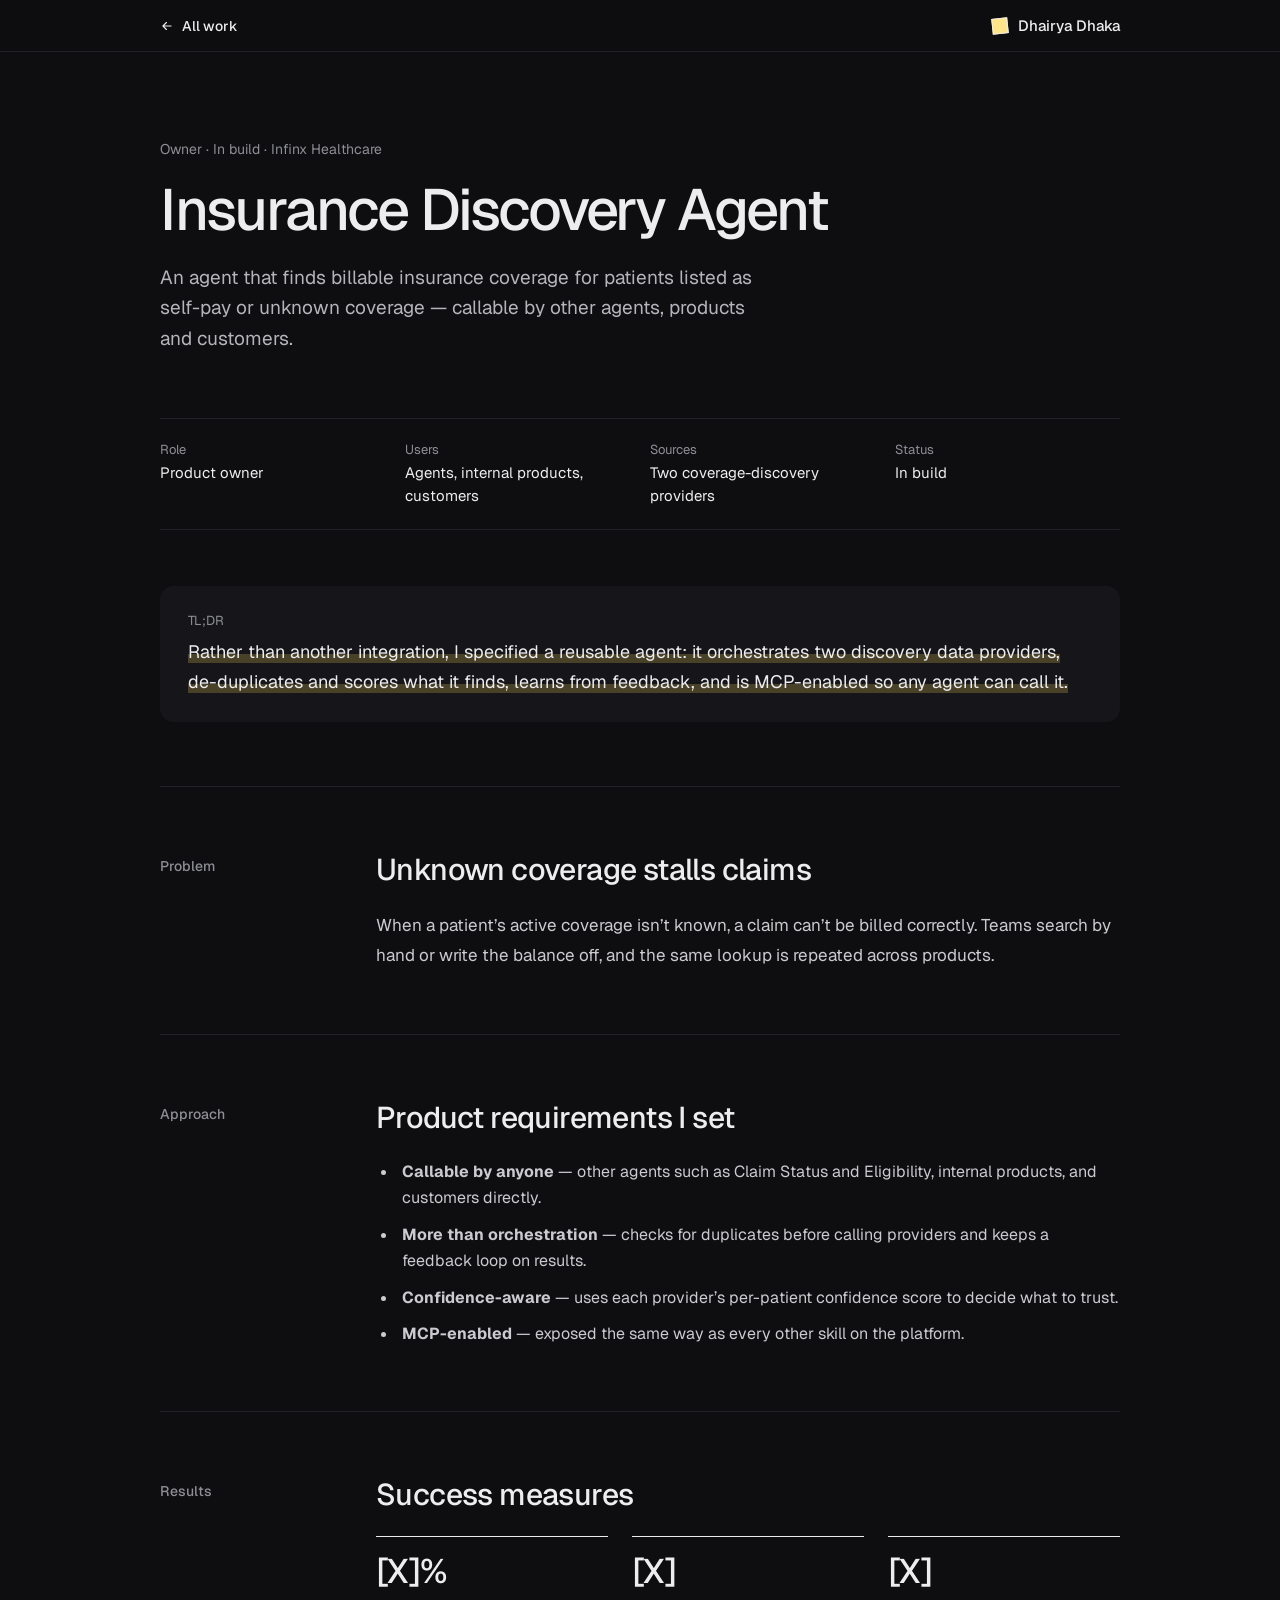
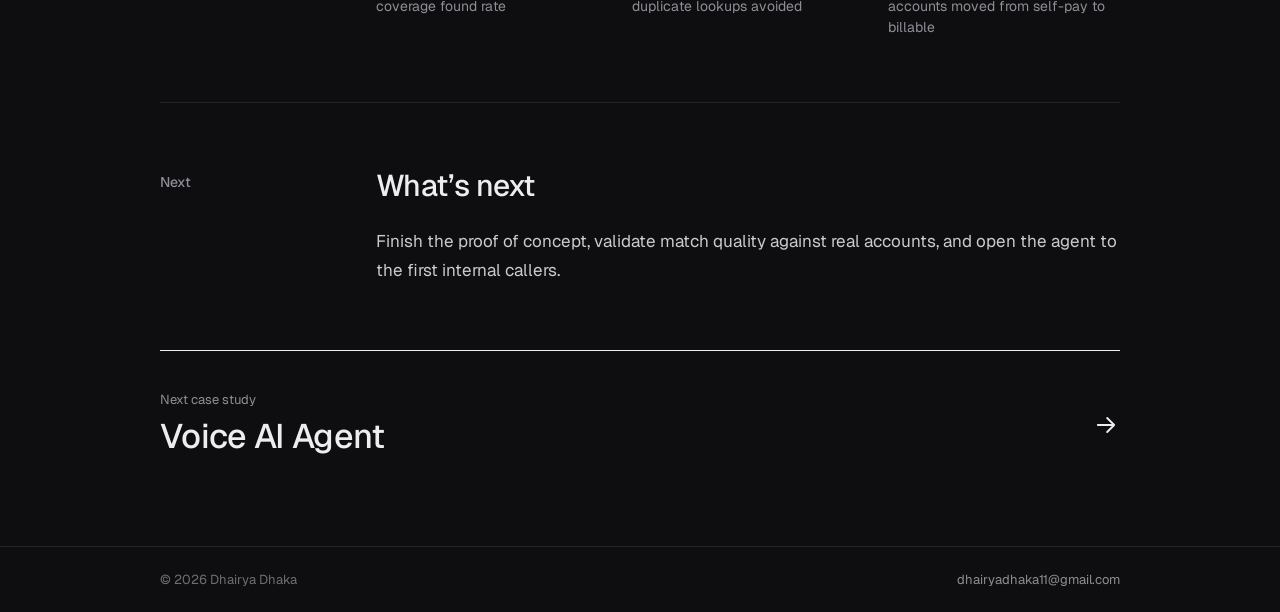
<file: insurance-discovery-agent-dark.html>
<!doctype html>
<html lang="en">
<head>
<meta charset="utf-8">
<meta name="viewport" content="width=device-width, initial-scale=1">
<title>Insurance Discovery Agent — Dhairya Dhaka</title>
<meta name="description" content="Dhairya Dhaka — Product Manager building AI agents for healthcare operations.">
<link rel="preconnect" href="https://fonts.googleapis.com">
<link href="https://fonts.googleapis.com/css2?family=Geist:wght@300;400;500;600&amp;display=swap" rel="stylesheet">
<link rel="stylesheet" href="assets/ui.css?v=3">
<style>
:root{--ui-ink:#EDEDEF;--ui-muted:#8E8E96;--ui-line:#222226;--ui-bar:#3A3A40;--ui-peak:#FFE58A;--ui-tip-bg:#EDEDEF;--ui-tip-ink:#0B0B0C}
body{margin:0;background:#0E0E10}
html{scroll-behavior:smooth}
a{color:inherit}
.m-link{text-decoration:none;color:#8E8E96;transition:color .15s ease}
.m-link:hover{color:#EDEDEF}
.m-btn{transition:transform .2s ease}
.m-btn:hover{transform:translateY(-1px)}
.m-btn svg,.m-next svg{transition:transform .25s cubic-bezier(.2,.8,.2,1)}
.m-btn:hover svg{transform:translateX(-3px)}
.m-next:hover svg{transform:translateX(4px)}
.m-next .m-title{display:inline-block;transition:transform .35s cubic-bezier(.2,.8,.2,1)}
.m-next:hover .m-title{transform:translateX(6px)}
.h-up{animation:hUp .8s cubic-bezier(.2,.8,.2,1) backwards;animation-delay:var(--d,0s)}
@keyframes hUp{from{opacity:0;translate:0 18px}}
.ph-in{animation:phIn 1.1s cubic-bezier(.2,.8,.2,1) backwards .3s}
@keyframes phIn{from{clip-path:inset(100% 0 0 0 round 18px);scale:1.06}to{clip-path:inset(0 0 0 0 round 18px);scale:1}}
.m-progress{position:absolute;left:0;right:0;bottom:-1px;height:2px;background:#EDEDEF;transform:scaleX(0);transform-origin:0 50%}
.m-sec{position:relative}
.m-sec::before{content:"";position:absolute;left:0;top:-1px;height:1px;width:160px;background:#EDEDEF;transform:scaleX(0);transform-origin:left}
@supports (animation-timeline: scroll()){
.m-progress{animation:mProg linear both;animation-timeline:scroll(root)}
@keyframes mProg{to{transform:scaleX(1)}}
}
@supports (animation-timeline: view()){
.m-in{animation:mIn linear both;animation-timeline:view();animation-range:entry 0% cover 22%}
@keyframes mIn{from{opacity:0;translate:0 24px}to{opacity:1;translate:0 0}}
.m-sec::before{animation:mRule linear both;animation-timeline:view();animation-range:entry 10% cover 30%}
@keyframes mRule{to{transform:scaleX(1)}}
.m-st{animation:mIn linear both;animation-timeline:view();animation-range:entry calc(var(--i,0) * 5%) cover calc(18% + var(--i,0) * 5%)}
}
@media (prefers-reduced-motion: reduce){
html{scroll-behavior:auto}
*,*::before,*::after{animation:none !important;transition:none !important}
}
</style>
</head>
<body>
<div style="font-family: 'Geist', system-ui, sans-serif; color: #EDEDEF; background: #0E0E10; min-height: 100vh">

<header style="position: sticky; top: 0; z-index: 50; background: rgba(14,14,16,0.82); backdrop-filter: blur(10px); -webkit-backdrop-filter: blur(10px); border-bottom: 1px solid #222226">
<nav style="max-width: 960px; margin: 0 auto; padding: 16px 24px; display: flex; flex-wrap: wrap; justify-content: space-between; align-items: center; gap: 12px">
<a class="m-btn" href="dark.html" style="text-decoration: none; display: inline-flex; align-items: center; gap: 8px; font-size: 14px; font-weight: 500"><svg width="14" height="14" viewBox="0 0 24 24" fill="none" stroke="currentColor" stroke-width="2" stroke-linecap="round" stroke-linejoin="round" aria-hidden="true"><path d="M19 12H5M11 6l-6 6 6 6"></path></svg>All work</a>
<a href="dark.html" style="text-decoration: none; display: flex; align-items: center; gap: 10px; font-weight: 500; font-size: 15px"><span aria-hidden="true" style="width: 14px; height: 14px; background: #FFE58A; border: 1px solid #EDEDEF; rotate: -6deg"></span>Dhairya Dhaka</a>
</nav>
<div class="m-progress" aria-hidden="true"></div>
</header>

<main style="max-width: 960px; margin: 0 auto; padding: 0 24px">
<section style="padding: 88px 0 64px; display: flex; flex-wrap: wrap; gap: 40px; align-items: flex-end; justify-content: space-between">
<div style="flex: 1 1 480px; min-width: 0; display: flex; flex-direction: column; gap: 22px">
<span class="h-up" style="--d: .05s; font-size: 14px; color: #8E8E96">Owner · In build · Infinx Healthcare</span>
<h1 class="h-up" style="--d: .15s; margin: 0; font-size: clamp(38px, 5.4vw, 58px); font-weight: 500; line-height: 1.05; letter-spacing: -0.035em">Insurance Discovery Agent</h1>
<p class="h-up" style="--d: .3s; margin: 0; font-size: 19px; line-height: 1.6; color: #B4B4BA; max-width: 620px">An agent that finds billable insurance coverage for patients listed as self-pay or unknown coverage — callable by other agents, products and customers.</p>
</div>

</section>

<dl class="h-up" style="--d: .45s; margin: 0 0 56px; display: grid; grid-template-columns: repeat(auto-fit, minmax(170px, 1fr)); gap: 20px; padding: 22px 0; border-top: 1px solid #222226; border-bottom: 1px solid #222226"><div><dt style="font-size: 13px; color: #8E8E96; margin-bottom: 4px">Role</dt><dd style="margin: 0; font-size: 15px; line-height: 1.5">Product owner</dd></div><div><dt style="font-size: 13px; color: #8E8E96; margin-bottom: 4px">Users</dt><dd style="margin: 0; font-size: 15px; line-height: 1.5">Agents, internal products, customers</dd></div><div><dt style="font-size: 13px; color: #8E8E96; margin-bottom: 4px">Sources</dt><dd style="margin: 0; font-size: 15px; line-height: 1.5">Two coverage-discovery providers</dd></div><div><dt style="font-size: 13px; color: #8E8E96; margin-bottom: 4px">Status</dt><dd style="margin: 0; font-size: 15px; line-height: 1.5">In build</dd></div></dl>

<div class="h-up" style="--d: .55s; margin-bottom: 64px; background: #16161A; border-radius: 14px; padding: 26px 28px; display: flex; flex-direction: column; gap: 8px">
<span style="font-size: 13px; color: #8E8E96">TL;DR</span>
<p data-ui-roll style="margin: 0; font-size: 18px; line-height: 1.65"><span style="background: linear-gradient(transparent 62%, rgba(255,214,90,0.22) 62%)">Rather than another integration, I specified a reusable agent: it orchestrates two discovery data providers, de-duplicates and scores what it finds, learns from feedback, and is MCP-enabled so any agent can call it.</span></p>
</div>

<section class="m-in m-sec" style="padding: 64px 0; border-top: 1px solid #222226; display: flex; flex-wrap: wrap; gap: 20px 56px">
<span style="flex: 0 0 160px; font-size: 14px; font-weight: 500; color: #8E8E96; padding-top: 6px">Problem</span>
<div style="flex: 1 1 520px; min-width: 0; display: flex; flex-direction: column; gap: 22px">
<h2 style="margin: 0; font-size: clamp(24px, 3vw, 30px); font-weight: 500; line-height: 1.25; letter-spacing: -0.02em">Unknown coverage stalls claims</h2>
<p style="margin: 0; font-size: 17px; line-height: 1.75; color: #CACACF">When a patient’s active coverage isn’t known, a claim can’t be billed correctly. Teams search by hand or write the balance off, and the same lookup is repeated across products.</p>
</div>
</section>
<section class="m-in m-sec" style="padding: 64px 0; border-top: 1px solid #222226; display: flex; flex-wrap: wrap; gap: 20px 56px">
<span style="flex: 0 0 160px; font-size: 14px; font-weight: 500; color: #8E8E96; padding-top: 6px">Approach</span>
<div style="flex: 1 1 520px; min-width: 0; display: flex; flex-direction: column; gap: 22px">
<h2 style="margin: 0; font-size: clamp(24px, 3vw, 30px); font-weight: 500; line-height: 1.25; letter-spacing: -0.02em">Product requirements I set</h2>
<ul style="margin: 0; padding-left: 22px; display: flex; flex-direction: column; gap: 10px; font-size: 16px; line-height: 1.65; color: #CACACF"><li style="padding-left: 4px"><strong>Callable by anyone</strong> — other agents such as Claim Status and Eligibility, internal products, and customers directly.</li><li style="padding-left: 4px"><strong>More than orchestration</strong> — checks for duplicates before calling providers and keeps a feedback loop on results.</li><li style="padding-left: 4px"><strong>Confidence-aware</strong> — uses each provider’s per-patient confidence score to decide what to trust.</li><li style="padding-left: 4px"><strong>MCP-enabled</strong> — exposed the same way as every other skill on the platform.</li></ul>
</div>
</section>
<section class="m-in m-sec" style="padding: 64px 0; border-top: 1px solid #222226; display: flex; flex-wrap: wrap; gap: 20px 56px">
<span style="flex: 0 0 160px; font-size: 14px; font-weight: 500; color: #8E8E96; padding-top: 6px">Results</span>
<div style="flex: 1 1 520px; min-width: 0; display: flex; flex-direction: column; gap: 22px">
<h2 style="margin: 0; font-size: clamp(24px, 3vw, 30px); font-weight: 500; line-height: 1.25; letter-spacing: -0.02em">Success measures</h2>
<div style="display: grid; grid-template-columns: repeat(auto-fit, minmax(170px, 1fr)); gap: 24px"><div class="m-st" style="--i: 0; display: flex; flex-direction: column; gap: 6px; padding-top: 16px; border-top: 1px solid #EDEDEF"><span data-ui-roll="all" style="font-size: clamp(26px, 3.2vw, 34px); font-weight: 500; letter-spacing: -0.02em; line-height: 1.1">[X]%</span><span style="font-size: 14px; line-height: 1.5; color: #8E8E96">coverage found rate</span></div><div class="m-st" style="--i: 1; display: flex; flex-direction: column; gap: 6px; padding-top: 16px; border-top: 1px solid #EDEDEF"><span data-ui-roll="all" style="font-size: clamp(26px, 3.2vw, 34px); font-weight: 500; letter-spacing: -0.02em; line-height: 1.1">[X]</span><span style="font-size: 14px; line-height: 1.5; color: #8E8E96">duplicate lookups avoided</span></div><div class="m-st" style="--i: 2; display: flex; flex-direction: column; gap: 6px; padding-top: 16px; border-top: 1px solid #EDEDEF"><span data-ui-roll="all" style="font-size: clamp(26px, 3.2vw, 34px); font-weight: 500; letter-spacing: -0.02em; line-height: 1.1">[X]</span><span style="font-size: 14px; line-height: 1.5; color: #8E8E96">accounts moved from self-pay to billable</span></div></div>
</div>
</section>
<section class="m-in m-sec" style="padding: 64px 0; border-top: 1px solid #222226; display: flex; flex-wrap: wrap; gap: 20px 56px">
<span style="flex: 0 0 160px; font-size: 14px; font-weight: 500; color: #8E8E96; padding-top: 6px">Next</span>
<div style="flex: 1 1 520px; min-width: 0; display: flex; flex-direction: column; gap: 22px">
<h2 style="margin: 0; font-size: clamp(24px, 3vw, 30px); font-weight: 500; line-height: 1.25; letter-spacing: -0.02em">What’s next</h2>
<p style="margin: 0; font-size: 17px; line-height: 1.75; color: #CACACF">Finish the proof of concept, validate match quality against real accounts, and open the agent to the first internal callers.</p>
</div>
</section>

<a class="m-next" href="voice-ai-agent-dark.html" style="text-decoration: none; display: flex; justify-content: space-between; align-items: center; gap: 16px; padding: 40px 0 88px; border-top: 1px solid #EDEDEF">
<span style="display: flex; flex-direction: column; gap: 6px"><span style="font-size: 13px; color: #8E8E96">Next case study</span><span class="m-title" style="font-size: clamp(24px, 3.4vw, 34px); font-weight: 500; letter-spacing: -0.02em">Voice AI Agent</span></span>
<svg width="28" height="28" viewBox="0 0 24 24" fill="none" stroke="currentColor" stroke-width="1.6" stroke-linecap="round" stroke-linejoin="round" aria-hidden="true"><path d="M5 12h14M13 6l6 6-6 6"></path></svg>
</a>
</main>

<footer style="border-top: 1px solid #222226">
<div style="max-width: 960px; margin: 0 auto; padding: 24px; display: flex; flex-wrap: wrap; justify-content: space-between; gap: 8px; font-size: 13px; color: #6E6E76">
<span>© 2026 Dhairya Dhaka</span>
<a class="m-link" href="mailto:dhairyadhaka11@gmail.com">dhairyadhaka11@gmail.com</a>
</div>
</footer>
</div>
<script src="assets/ui.js?v=3"></script>
</body>
</html>
</file>
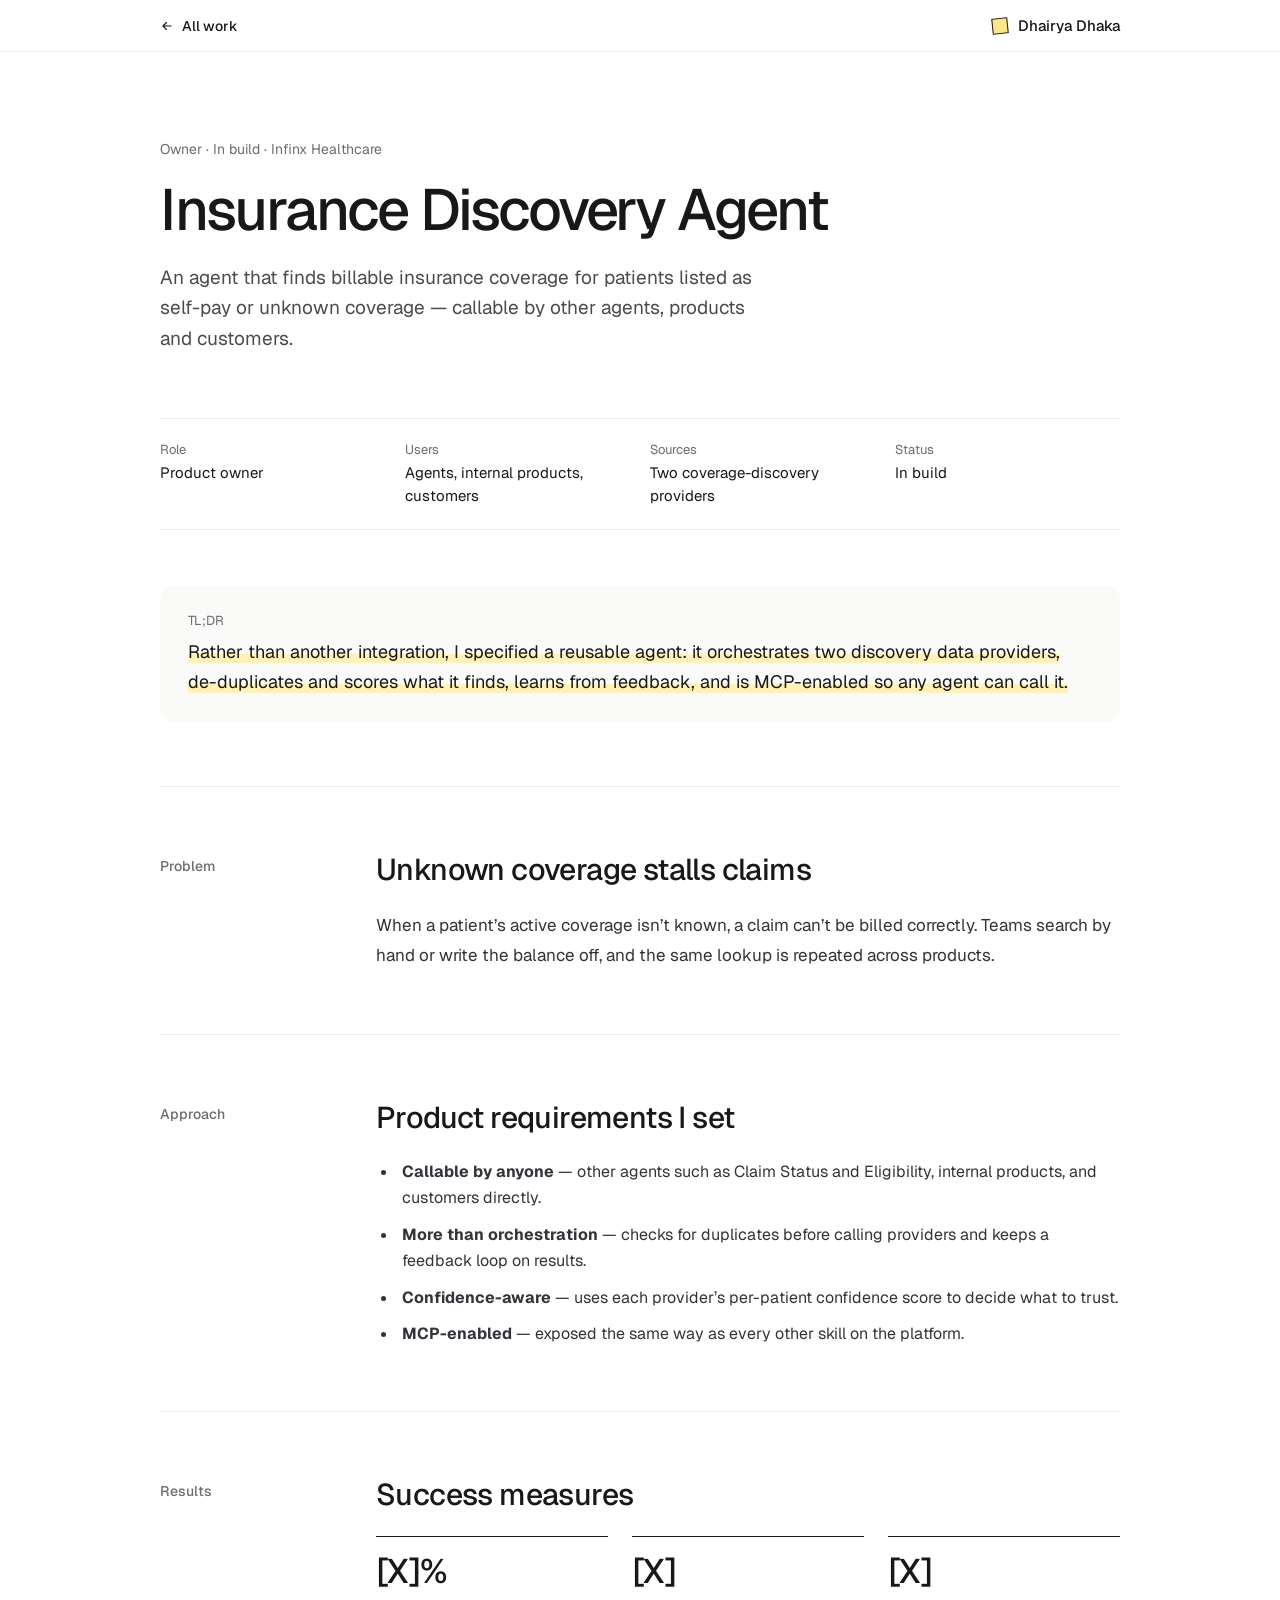
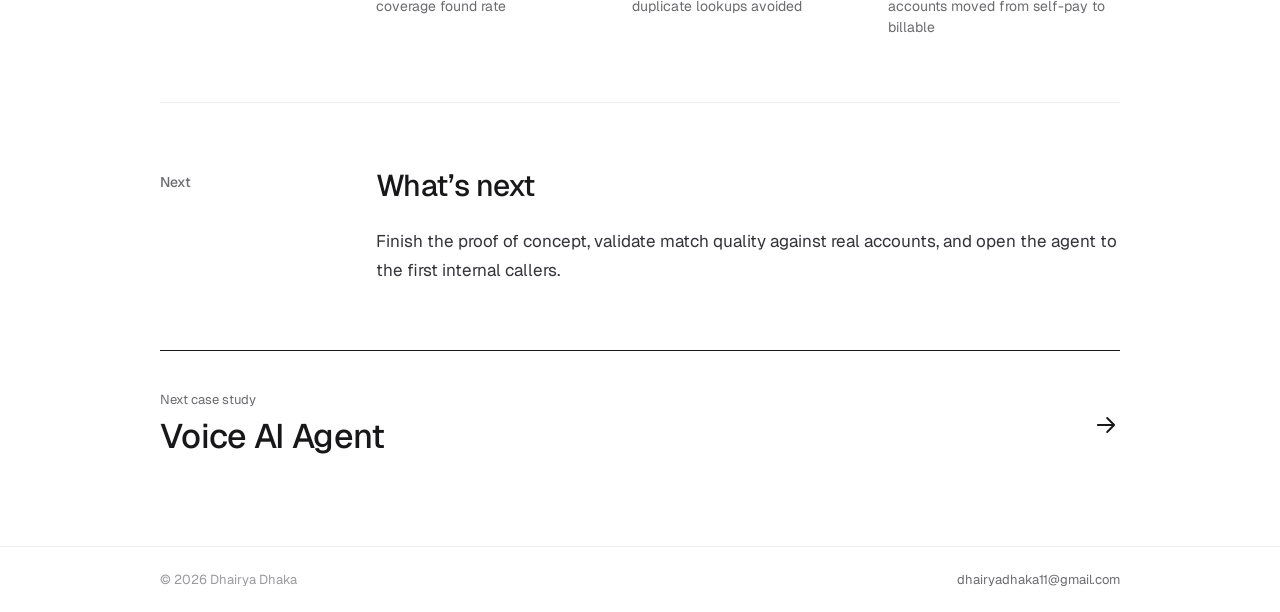
<file: insurance-discovery-agent.html>
<!doctype html>
<html lang="en">
<head>
<meta charset="utf-8">
<meta name="viewport" content="width=device-width, initial-scale=1">
<title>Insurance Discovery Agent — Dhairya Dhaka</title>
<meta name="description" content="Dhairya Dhaka — Product Manager building AI agents for healthcare operations.">
<link rel="preconnect" href="https://fonts.googleapis.com">
<link href="https://fonts.googleapis.com/css2?family=Geist:wght@300;400;500;600&amp;display=swap" rel="stylesheet">
<link rel="stylesheet" href="assets/ui.css?v=3">
<style>
:root{--ui-ink:#18181B;--ui-muted:#6B6B70;--ui-line:#EFEFEC;--ui-bar:#D9D9D4;--ui-peak:#FFE58A;--ui-tip-bg:#18181B;--ui-tip-ink:#FFFFFF}
body{margin:0;background:#FFFFFF}
html{scroll-behavior:smooth}
a{color:inherit}
.m-link{text-decoration:none;color:#6B6B70;transition:color .15s ease}
.m-link:hover{color:#18181B}
.m-btn{transition:transform .2s ease}
.m-btn:hover{transform:translateY(-1px)}
.m-btn svg,.m-next svg{transition:transform .25s cubic-bezier(.2,.8,.2,1)}
.m-btn:hover svg{transform:translateX(-3px)}
.m-next:hover svg{transform:translateX(4px)}
.m-next .m-title{display:inline-block;transition:transform .35s cubic-bezier(.2,.8,.2,1)}
.m-next:hover .m-title{transform:translateX(6px)}
.h-up{animation:hUp .8s cubic-bezier(.2,.8,.2,1) backwards;animation-delay:var(--d,0s)}
@keyframes hUp{from{opacity:0;translate:0 18px}}
.ph-in{animation:phIn 1.1s cubic-bezier(.2,.8,.2,1) backwards .3s}
@keyframes phIn{from{clip-path:inset(100% 0 0 0 round 18px);scale:1.06}to{clip-path:inset(0 0 0 0 round 18px);scale:1}}
.m-progress{position:absolute;left:0;right:0;bottom:-1px;height:2px;background:#18181B;transform:scaleX(0);transform-origin:0 50%}
.m-sec{position:relative}
.m-sec::before{content:"";position:absolute;left:0;top:-1px;height:1px;width:160px;background:#18181B;transform:scaleX(0);transform-origin:left}
@supports (animation-timeline: scroll()){
.m-progress{animation:mProg linear both;animation-timeline:scroll(root)}
@keyframes mProg{to{transform:scaleX(1)}}
}
@supports (animation-timeline: view()){
.m-in{animation:mIn linear both;animation-timeline:view();animation-range:entry 0% cover 22%}
@keyframes mIn{from{opacity:0;translate:0 24px}to{opacity:1;translate:0 0}}
.m-sec::before{animation:mRule linear both;animation-timeline:view();animation-range:entry 10% cover 30%}
@keyframes mRule{to{transform:scaleX(1)}}
.m-st{animation:mIn linear both;animation-timeline:view();animation-range:entry calc(var(--i,0) * 5%) cover calc(18% + var(--i,0) * 5%)}
}
@media (prefers-reduced-motion: reduce){
html{scroll-behavior:auto}
*,*::before,*::after{animation:none !important;transition:none !important}
}
</style>
</head>
<body>
<div style="font-family: 'Geist', system-ui, sans-serif; color: #18181B; background: #FFFFFF; min-height: 100vh">

<header style="position: sticky; top: 0; z-index: 50; background: rgba(255,255,255,0.88); backdrop-filter: blur(10px); -webkit-backdrop-filter: blur(10px); border-bottom: 1px solid #EFEFEC">
<nav style="max-width: 960px; margin: 0 auto; padding: 16px 24px; display: flex; flex-wrap: wrap; justify-content: space-between; align-items: center; gap: 12px">
<a class="m-btn" href="index.html" style="text-decoration: none; display: inline-flex; align-items: center; gap: 8px; font-size: 14px; font-weight: 500"><svg width="14" height="14" viewBox="0 0 24 24" fill="none" stroke="currentColor" stroke-width="2" stroke-linecap="round" stroke-linejoin="round" aria-hidden="true"><path d="M19 12H5M11 6l-6 6 6 6"></path></svg>All work</a>
<a href="index.html" style="text-decoration: none; display: flex; align-items: center; gap: 10px; font-weight: 500; font-size: 15px"><span aria-hidden="true" style="width: 14px; height: 14px; background: #FFE58A; border: 1px solid #18181B; rotate: -6deg"></span>Dhairya Dhaka</a>
</nav>
<div class="m-progress" aria-hidden="true"></div>
</header>

<main style="max-width: 960px; margin: 0 auto; padding: 0 24px">
<section style="padding: 88px 0 64px; display: flex; flex-wrap: wrap; gap: 40px; align-items: flex-end; justify-content: space-between">
<div style="flex: 1 1 480px; min-width: 0; display: flex; flex-direction: column; gap: 22px">
<span class="h-up" style="--d: .05s; font-size: 14px; color: #6B6B70">Owner · In build · Infinx Healthcare</span>
<h1 class="h-up" style="--d: .15s; margin: 0; font-size: clamp(38px, 5.4vw, 58px); font-weight: 500; line-height: 1.05; letter-spacing: -0.035em">Insurance Discovery Agent</h1>
<p class="h-up" style="--d: .3s; margin: 0; font-size: 19px; line-height: 1.6; color: #4A4A50; max-width: 620px">An agent that finds billable insurance coverage for patients listed as self-pay or unknown coverage — callable by other agents, products and customers.</p>
</div>

</section>

<dl class="h-up" style="--d: .45s; margin: 0 0 56px; display: grid; grid-template-columns: repeat(auto-fit, minmax(170px, 1fr)); gap: 20px; padding: 22px 0; border-top: 1px solid #EFEFEC; border-bottom: 1px solid #EFEFEC"><div><dt style="font-size: 13px; color: #6B6B70; margin-bottom: 4px">Role</dt><dd style="margin: 0; font-size: 15px; line-height: 1.5">Product owner</dd></div><div><dt style="font-size: 13px; color: #6B6B70; margin-bottom: 4px">Users</dt><dd style="margin: 0; font-size: 15px; line-height: 1.5">Agents, internal products, customers</dd></div><div><dt style="font-size: 13px; color: #6B6B70; margin-bottom: 4px">Sources</dt><dd style="margin: 0; font-size: 15px; line-height: 1.5">Two coverage-discovery providers</dd></div><div><dt style="font-size: 13px; color: #6B6B70; margin-bottom: 4px">Status</dt><dd style="margin: 0; font-size: 15px; line-height: 1.5">In build</dd></div></dl>

<div class="h-up" style="--d: .55s; margin-bottom: 64px; background: #FAFAF8; border-radius: 14px; padding: 26px 28px; display: flex; flex-direction: column; gap: 8px">
<span style="font-size: 13px; color: #6B6B70">TL;DR</span>
<p data-ui-roll style="margin: 0; font-size: 18px; line-height: 1.65"><span style="background: linear-gradient(transparent 62%, #FFF1B8 62%)">Rather than another integration, I specified a reusable agent: it orchestrates two discovery data providers, de-duplicates and scores what it finds, learns from feedback, and is MCP-enabled so any agent can call it.</span></p>
</div>

<section class="m-in m-sec" style="padding: 64px 0; border-top: 1px solid #EFEFEC; display: flex; flex-wrap: wrap; gap: 20px 56px">
<span style="flex: 0 0 160px; font-size: 14px; font-weight: 500; color: #6B6B70; padding-top: 6px">Problem</span>
<div style="flex: 1 1 520px; min-width: 0; display: flex; flex-direction: column; gap: 22px">
<h2 style="margin: 0; font-size: clamp(24px, 3vw, 30px); font-weight: 500; line-height: 1.25; letter-spacing: -0.02em">Unknown coverage stalls claims</h2>
<p style="margin: 0; font-size: 17px; line-height: 1.75; color: #33333A">When a patient’s active coverage isn’t known, a claim can’t be billed correctly. Teams search by hand or write the balance off, and the same lookup is repeated across products.</p>
</div>
</section>
<section class="m-in m-sec" style="padding: 64px 0; border-top: 1px solid #EFEFEC; display: flex; flex-wrap: wrap; gap: 20px 56px">
<span style="flex: 0 0 160px; font-size: 14px; font-weight: 500; color: #6B6B70; padding-top: 6px">Approach</span>
<div style="flex: 1 1 520px; min-width: 0; display: flex; flex-direction: column; gap: 22px">
<h2 style="margin: 0; font-size: clamp(24px, 3vw, 30px); font-weight: 500; line-height: 1.25; letter-spacing: -0.02em">Product requirements I set</h2>
<ul style="margin: 0; padding-left: 22px; display: flex; flex-direction: column; gap: 10px; font-size: 16px; line-height: 1.65; color: #33333A"><li style="padding-left: 4px"><strong>Callable by anyone</strong> — other agents such as Claim Status and Eligibility, internal products, and customers directly.</li><li style="padding-left: 4px"><strong>More than orchestration</strong> — checks for duplicates before calling providers and keeps a feedback loop on results.</li><li style="padding-left: 4px"><strong>Confidence-aware</strong> — uses each provider’s per-patient confidence score to decide what to trust.</li><li style="padding-left: 4px"><strong>MCP-enabled</strong> — exposed the same way as every other skill on the platform.</li></ul>
</div>
</section>
<section class="m-in m-sec" style="padding: 64px 0; border-top: 1px solid #EFEFEC; display: flex; flex-wrap: wrap; gap: 20px 56px">
<span style="flex: 0 0 160px; font-size: 14px; font-weight: 500; color: #6B6B70; padding-top: 6px">Results</span>
<div style="flex: 1 1 520px; min-width: 0; display: flex; flex-direction: column; gap: 22px">
<h2 style="margin: 0; font-size: clamp(24px, 3vw, 30px); font-weight: 500; line-height: 1.25; letter-spacing: -0.02em">Success measures</h2>
<div style="display: grid; grid-template-columns: repeat(auto-fit, minmax(170px, 1fr)); gap: 24px"><div class="m-st" style="--i: 0; display: flex; flex-direction: column; gap: 6px; padding-top: 16px; border-top: 1px solid #18181B"><span data-ui-roll="all" style="font-size: clamp(26px, 3.2vw, 34px); font-weight: 500; letter-spacing: -0.02em; line-height: 1.1">[X]%</span><span style="font-size: 14px; line-height: 1.5; color: #6B6B70">coverage found rate</span></div><div class="m-st" style="--i: 1; display: flex; flex-direction: column; gap: 6px; padding-top: 16px; border-top: 1px solid #18181B"><span data-ui-roll="all" style="font-size: clamp(26px, 3.2vw, 34px); font-weight: 500; letter-spacing: -0.02em; line-height: 1.1">[X]</span><span style="font-size: 14px; line-height: 1.5; color: #6B6B70">duplicate lookups avoided</span></div><div class="m-st" style="--i: 2; display: flex; flex-direction: column; gap: 6px; padding-top: 16px; border-top: 1px solid #18181B"><span data-ui-roll="all" style="font-size: clamp(26px, 3.2vw, 34px); font-weight: 500; letter-spacing: -0.02em; line-height: 1.1">[X]</span><span style="font-size: 14px; line-height: 1.5; color: #6B6B70">accounts moved from self-pay to billable</span></div></div>
</div>
</section>
<section class="m-in m-sec" style="padding: 64px 0; border-top: 1px solid #EFEFEC; display: flex; flex-wrap: wrap; gap: 20px 56px">
<span style="flex: 0 0 160px; font-size: 14px; font-weight: 500; color: #6B6B70; padding-top: 6px">Next</span>
<div style="flex: 1 1 520px; min-width: 0; display: flex; flex-direction: column; gap: 22px">
<h2 style="margin: 0; font-size: clamp(24px, 3vw, 30px); font-weight: 500; line-height: 1.25; letter-spacing: -0.02em">What’s next</h2>
<p style="margin: 0; font-size: 17px; line-height: 1.75; color: #33333A">Finish the proof of concept, validate match quality against real accounts, and open the agent to the first internal callers.</p>
</div>
</section>

<a class="m-next" href="voice-ai-agent.html" style="text-decoration: none; display: flex; justify-content: space-between; align-items: center; gap: 16px; padding: 40px 0 88px; border-top: 1px solid #18181B">
<span style="display: flex; flex-direction: column; gap: 6px"><span style="font-size: 13px; color: #6B6B70">Next case study</span><span class="m-title" style="font-size: clamp(24px, 3.4vw, 34px); font-weight: 500; letter-spacing: -0.02em">Voice AI Agent</span></span>
<svg width="28" height="28" viewBox="0 0 24 24" fill="none" stroke="currentColor" stroke-width="1.6" stroke-linecap="round" stroke-linejoin="round" aria-hidden="true"><path d="M5 12h14M13 6l6 6-6 6"></path></svg>
</a>
</main>

<footer style="border-top: 1px solid #EFEFEC">
<div style="max-width: 960px; margin: 0 auto; padding: 24px; display: flex; flex-wrap: wrap; justify-content: space-between; gap: 8px; font-size: 13px; color: #9A9AA0">
<span>© 2026 Dhairya Dhaka</span>
<a class="m-link" href="mailto:dhairyadhaka11@gmail.com">dhairyadhaka11@gmail.com</a>
</div>
</footer>
</div>
<script src="assets/ui.js?v=3"></script>
</body>
</html>
</file>
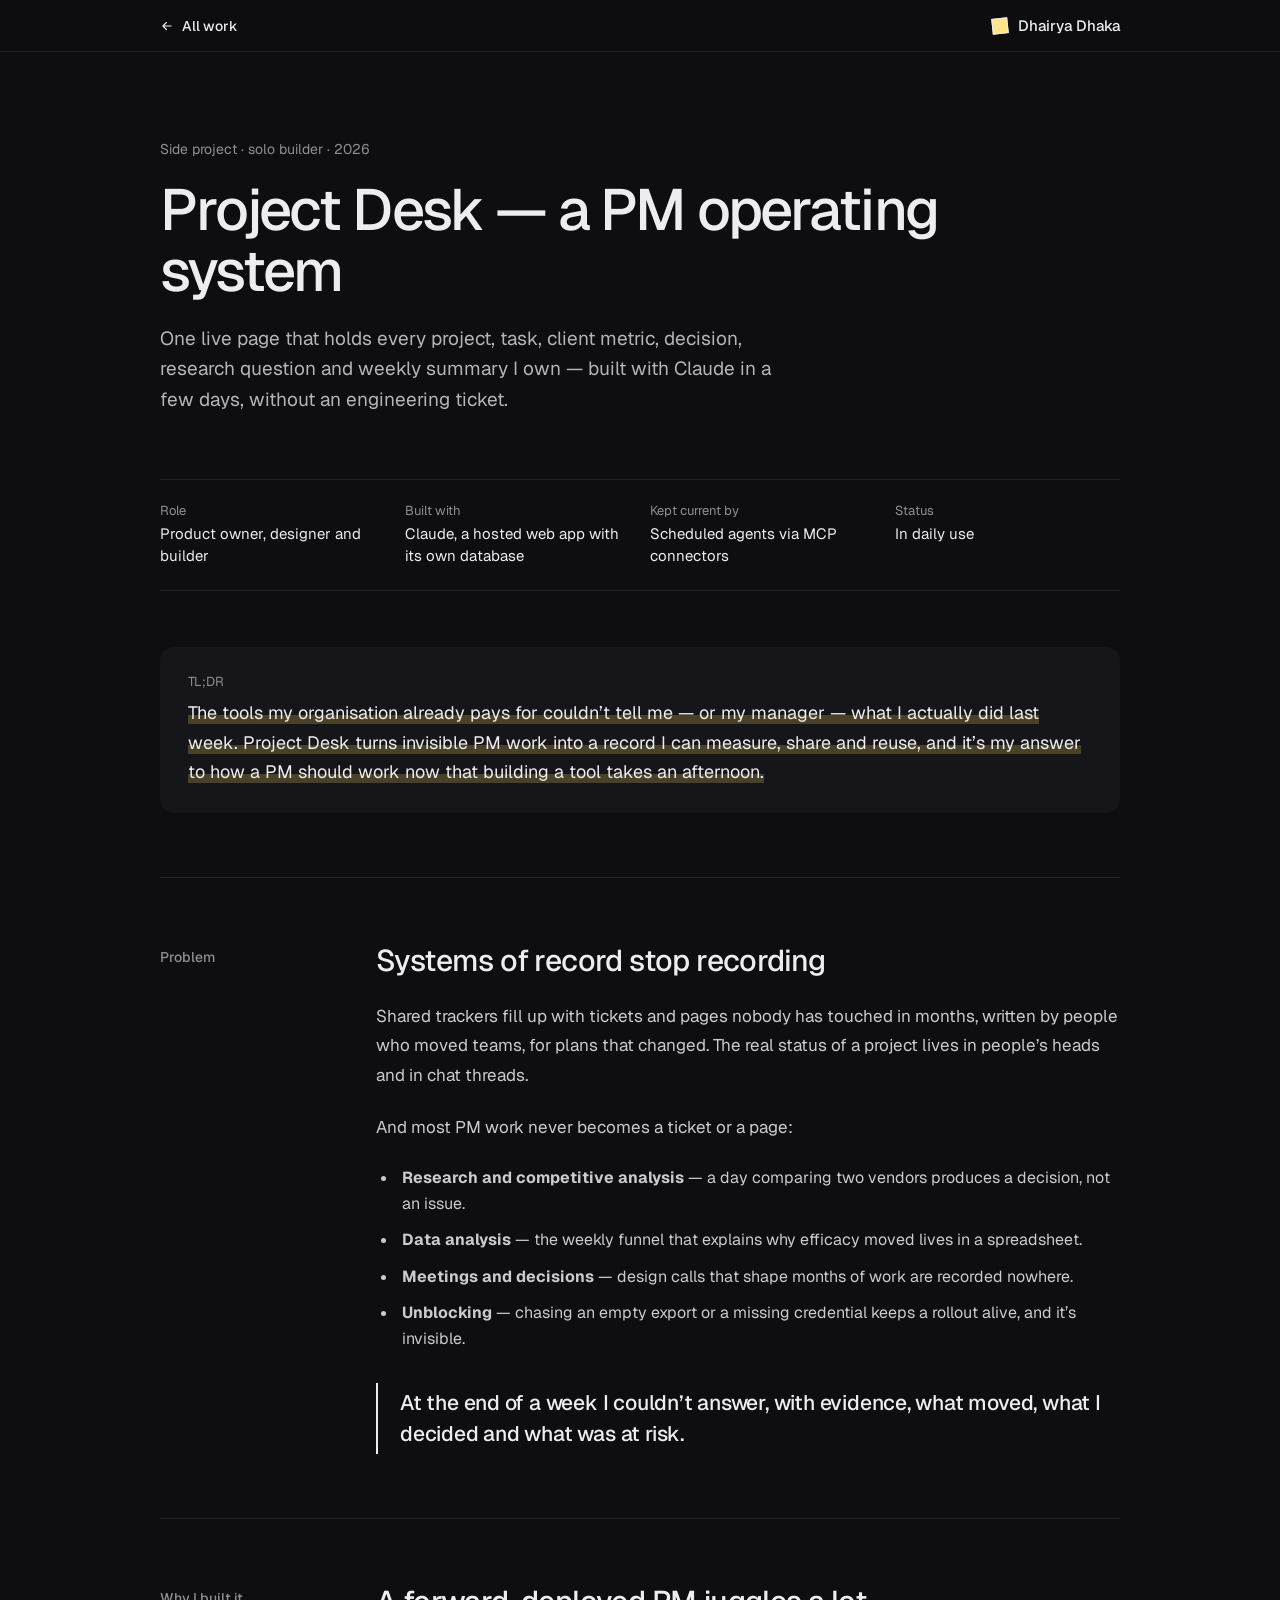
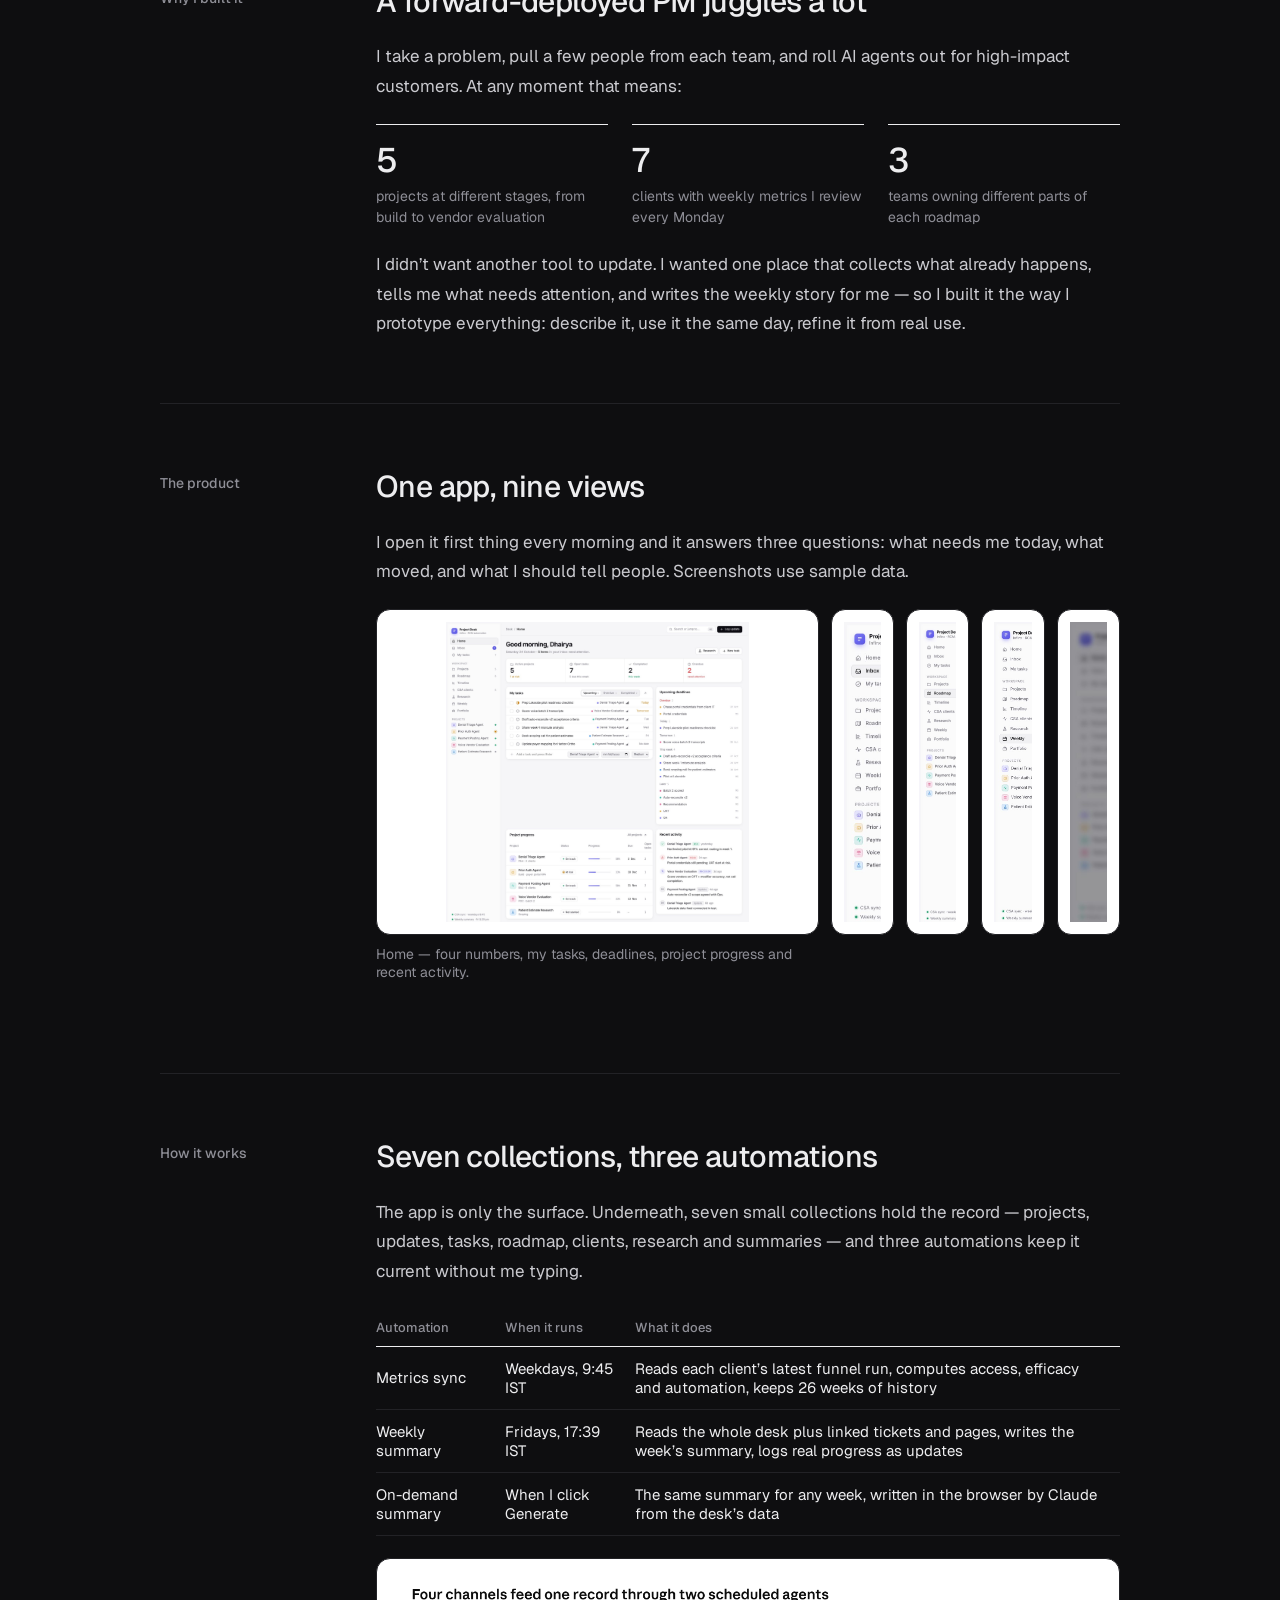
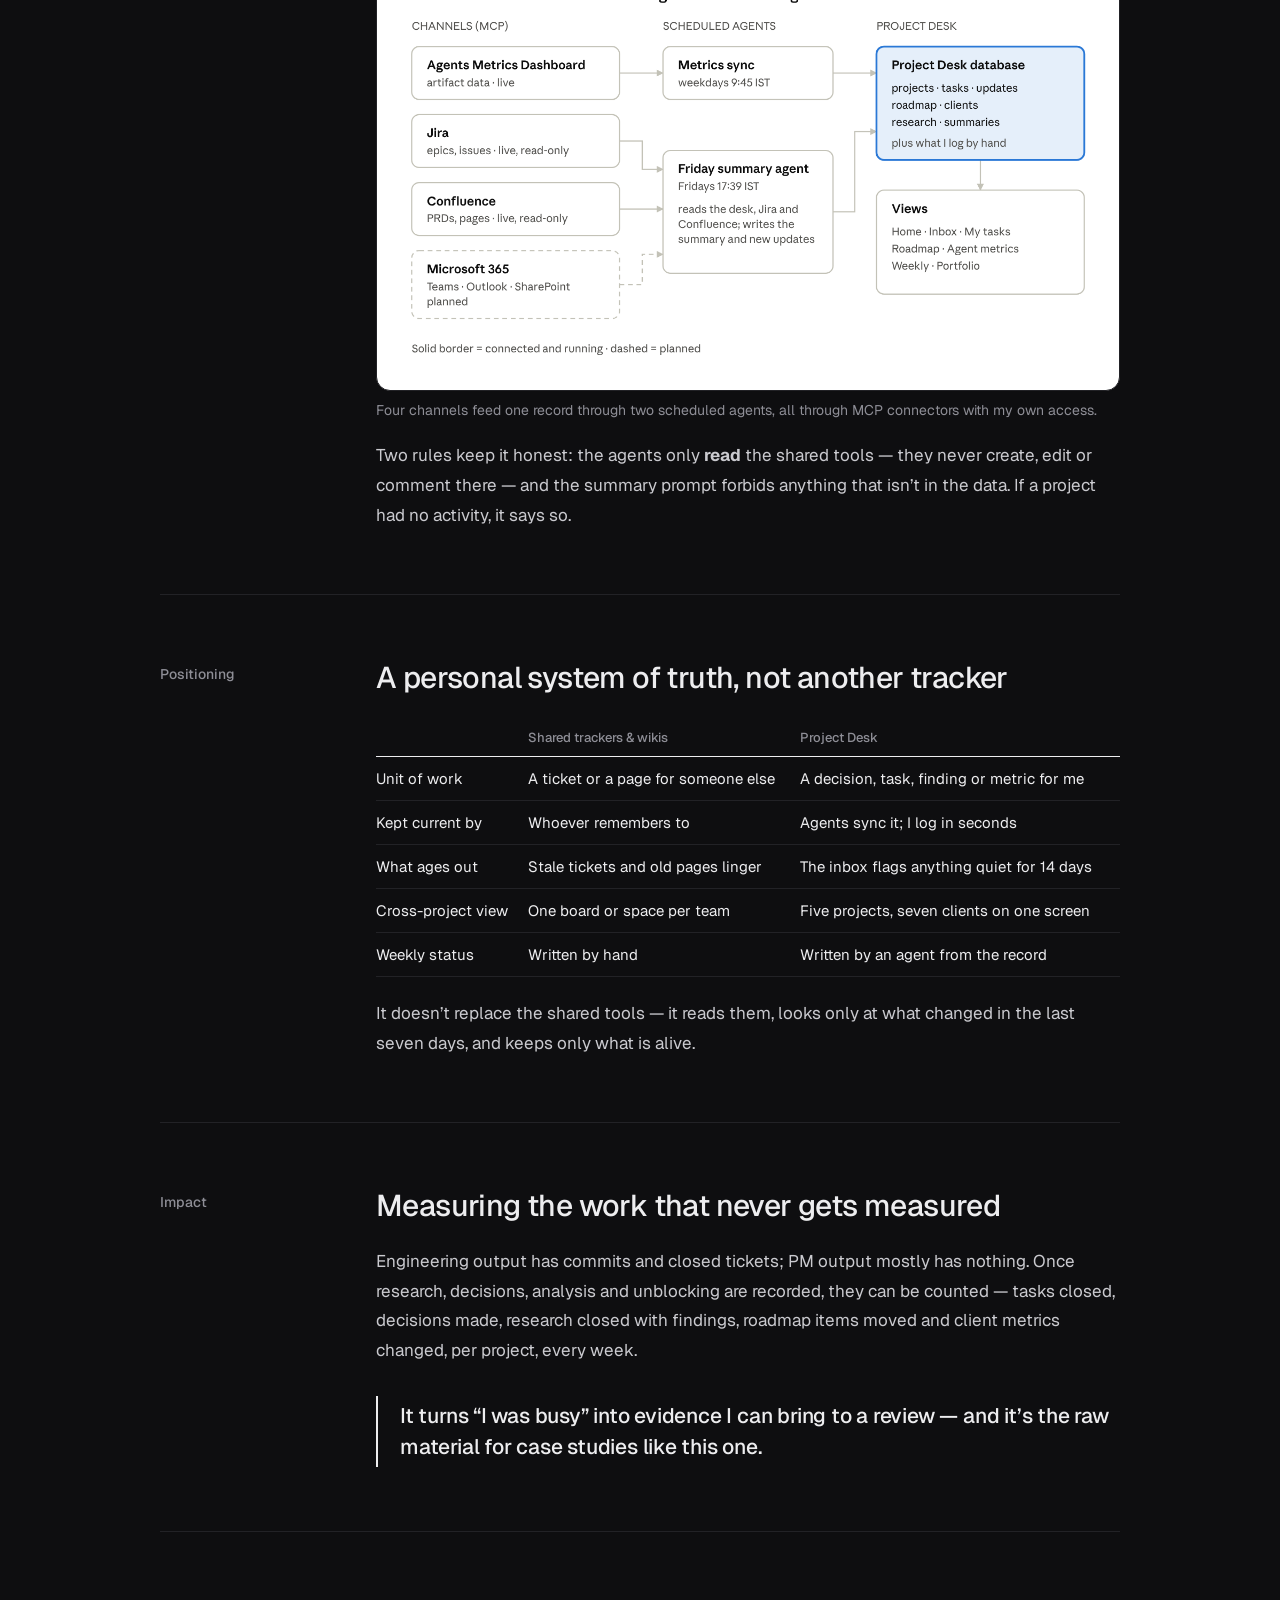
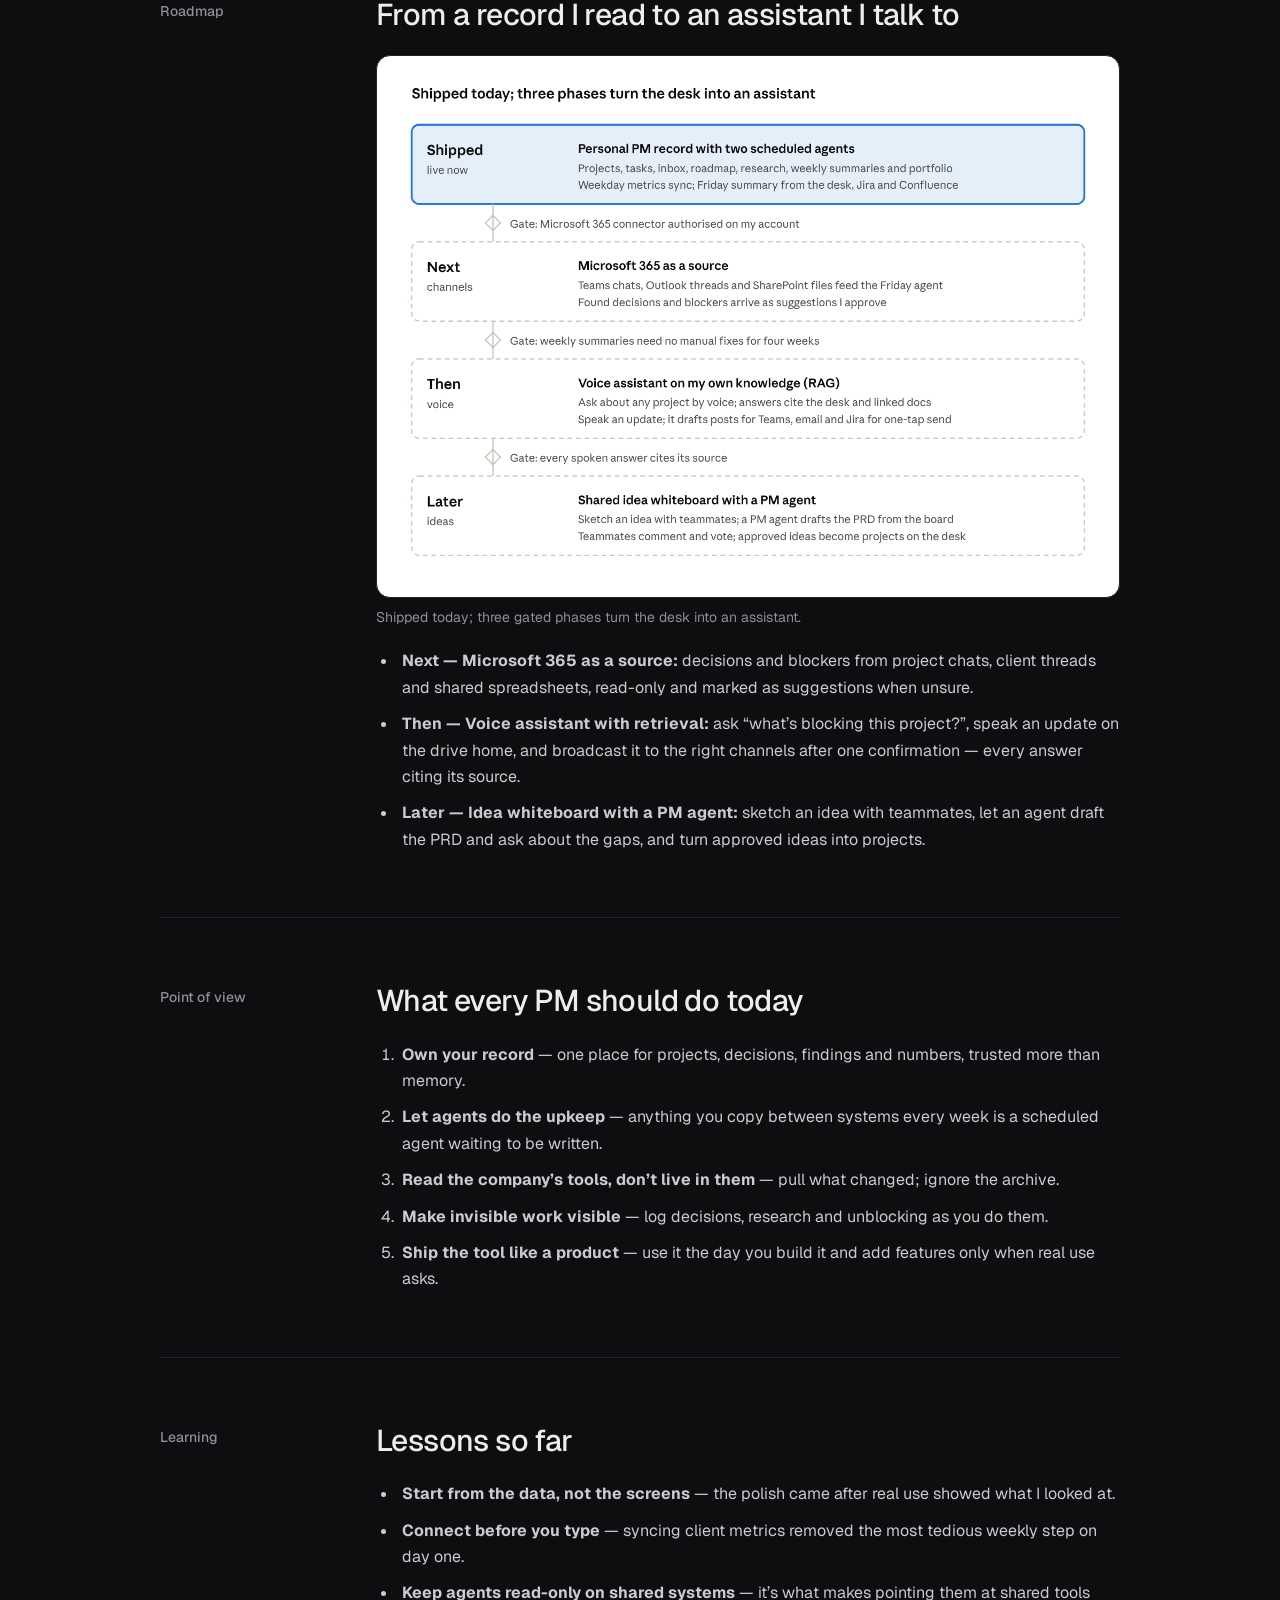
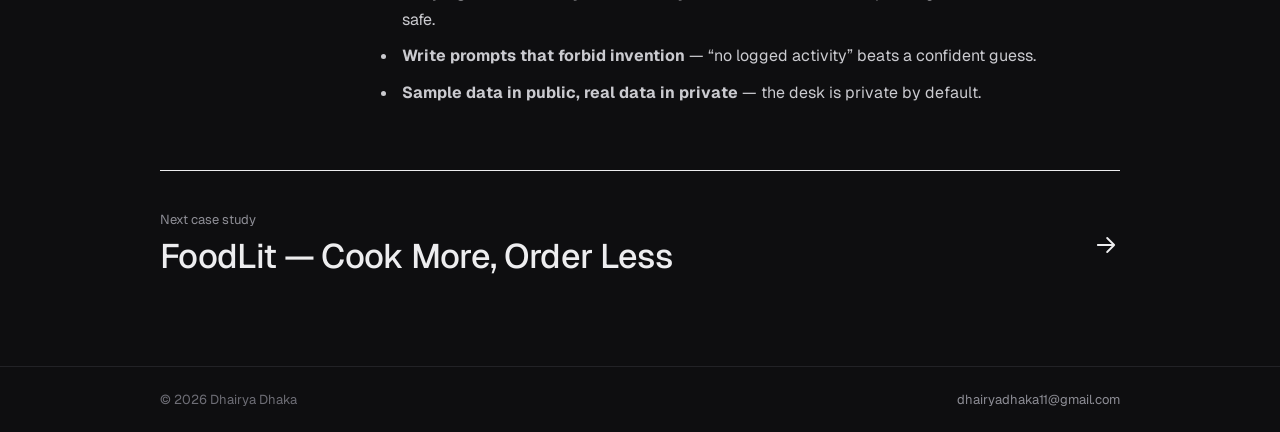
<file: project-desk-dark.html>
<!doctype html>
<html lang="en">
<head>
<meta charset="utf-8">
<meta name="viewport" content="width=device-width, initial-scale=1">
<title>Project Desk — a PM operating system — Dhairya Dhaka</title>
<meta name="description" content="Dhairya Dhaka — Product Manager building AI agents for healthcare operations.">
<link rel="preconnect" href="https://fonts.googleapis.com">
<link href="https://fonts.googleapis.com/css2?family=Geist:wght@300;400;500;600&amp;display=swap" rel="stylesheet">
<link rel="stylesheet" href="assets/ui.css?v=3">
<style>
:root{--ui-ink:#EDEDEF;--ui-muted:#8E8E96;--ui-line:#222226;--ui-bar:#3A3A40;--ui-peak:#FFE58A;--ui-tip-bg:#EDEDEF;--ui-tip-ink:#0B0B0C}
body{margin:0;background:#0E0E10}
html{scroll-behavior:smooth}
a{color:inherit}
.m-link{text-decoration:none;color:#8E8E96;transition:color .15s ease}
.m-link:hover{color:#EDEDEF}
.m-btn{transition:transform .2s ease}
.m-btn:hover{transform:translateY(-1px)}
.m-btn svg,.m-next svg{transition:transform .25s cubic-bezier(.2,.8,.2,1)}
.m-btn:hover svg{transform:translateX(-3px)}
.m-next:hover svg{transform:translateX(4px)}
.m-next .m-title{display:inline-block;transition:transform .35s cubic-bezier(.2,.8,.2,1)}
.m-next:hover .m-title{transform:translateX(6px)}
.h-up{animation:hUp .8s cubic-bezier(.2,.8,.2,1) backwards;animation-delay:var(--d,0s)}
@keyframes hUp{from{opacity:0;translate:0 18px}}
.ph-in{animation:phIn 1.1s cubic-bezier(.2,.8,.2,1) backwards .3s}
@keyframes phIn{from{clip-path:inset(100% 0 0 0 round 18px);scale:1.06}to{clip-path:inset(0 0 0 0 round 18px);scale:1}}
.m-progress{position:absolute;left:0;right:0;bottom:-1px;height:2px;background:#EDEDEF;transform:scaleX(0);transform-origin:0 50%}
.m-sec{position:relative}
.m-sec::before{content:"";position:absolute;left:0;top:-1px;height:1px;width:160px;background:#EDEDEF;transform:scaleX(0);transform-origin:left}
@supports (animation-timeline: scroll()){
.m-progress{animation:mProg linear both;animation-timeline:scroll(root)}
@keyframes mProg{to{transform:scaleX(1)}}
}
@supports (animation-timeline: view()){
.m-in{animation:mIn linear both;animation-timeline:view();animation-range:entry 0% cover 22%}
@keyframes mIn{from{opacity:0;translate:0 24px}to{opacity:1;translate:0 0}}
.m-sec::before{animation:mRule linear both;animation-timeline:view();animation-range:entry 10% cover 30%}
@keyframes mRule{to{transform:scaleX(1)}}
.m-st{animation:mIn linear both;animation-timeline:view();animation-range:entry calc(var(--i,0) * 5%) cover calc(18% + var(--i,0) * 5%)}
}
@media (prefers-reduced-motion: reduce){
html{scroll-behavior:auto}
*,*::before,*::after{animation:none !important;transition:none !important}
}
</style>
</head>
<body>
<div style="font-family: 'Geist', system-ui, sans-serif; color: #EDEDEF; background: #0E0E10; min-height: 100vh">

<header style="position: sticky; top: 0; z-index: 50; background: rgba(14,14,16,0.82); backdrop-filter: blur(10px); -webkit-backdrop-filter: blur(10px); border-bottom: 1px solid #222226">
<nav style="max-width: 960px; margin: 0 auto; padding: 16px 24px; display: flex; flex-wrap: wrap; justify-content: space-between; align-items: center; gap: 12px">
<a class="m-btn" href="dark.html" style="text-decoration: none; display: inline-flex; align-items: center; gap: 8px; font-size: 14px; font-weight: 500"><svg width="14" height="14" viewBox="0 0 24 24" fill="none" stroke="currentColor" stroke-width="2" stroke-linecap="round" stroke-linejoin="round" aria-hidden="true"><path d="M19 12H5M11 6l-6 6 6 6"></path></svg>All work</a>
<a href="dark.html" style="text-decoration: none; display: flex; align-items: center; gap: 10px; font-weight: 500; font-size: 15px"><span aria-hidden="true" style="width: 14px; height: 14px; background: #FFE58A; border: 1px solid #EDEDEF; rotate: -6deg"></span>Dhairya Dhaka</a>
</nav>
<div class="m-progress" aria-hidden="true"></div>
</header>

<main style="max-width: 960px; margin: 0 auto; padding: 0 24px">
<section style="padding: 88px 0 64px; display: flex; flex-wrap: wrap; gap: 40px; align-items: flex-end; justify-content: space-between">
<div style="flex: 1 1 480px; min-width: 0; display: flex; flex-direction: column; gap: 22px">
<span class="h-up" style="--d: .05s; font-size: 14px; color: #8E8E96">Side project · solo builder · 2026</span>
<h1 class="h-up" style="--d: .15s; margin: 0; font-size: clamp(38px, 5.4vw, 58px); font-weight: 500; line-height: 1.05; letter-spacing: -0.035em">Project Desk — a PM operating system</h1>
<p class="h-up" style="--d: .3s; margin: 0; font-size: 19px; line-height: 1.6; color: #B4B4BA; max-width: 620px">One live page that holds every project, task, client metric, decision, research question and weekly summary I own — built with Claude in a few days, without an engineering ticket.</p>
</div>

</section>

<dl class="h-up" style="--d: .45s; margin: 0 0 56px; display: grid; grid-template-columns: repeat(auto-fit, minmax(170px, 1fr)); gap: 20px; padding: 22px 0; border-top: 1px solid #222226; border-bottom: 1px solid #222226"><div><dt style="font-size: 13px; color: #8E8E96; margin-bottom: 4px">Role</dt><dd style="margin: 0; font-size: 15px; line-height: 1.5">Product owner, designer and builder</dd></div><div><dt style="font-size: 13px; color: #8E8E96; margin-bottom: 4px">Built with</dt><dd style="margin: 0; font-size: 15px; line-height: 1.5">Claude, a hosted web app with its own database</dd></div><div><dt style="font-size: 13px; color: #8E8E96; margin-bottom: 4px">Kept current by</dt><dd style="margin: 0; font-size: 15px; line-height: 1.5">Scheduled agents via MCP connectors</dd></div><div><dt style="font-size: 13px; color: #8E8E96; margin-bottom: 4px">Status</dt><dd style="margin: 0; font-size: 15px; line-height: 1.5">In daily use</dd></div></dl>

<div class="h-up" style="--d: .55s; margin-bottom: 64px; background: #16161A; border-radius: 14px; padding: 26px 28px; display: flex; flex-direction: column; gap: 8px">
<span style="font-size: 13px; color: #8E8E96">TL;DR</span>
<p data-ui-roll style="margin: 0; font-size: 18px; line-height: 1.65"><span style="background: linear-gradient(transparent 62%, rgba(255,214,90,0.22) 62%)">The tools my organisation already pays for couldn’t tell me — or my manager — what I actually did last week. Project Desk turns invisible PM work into a record I can measure, share and reuse, and it’s my answer to how a PM should work now that building a tool takes an afternoon.</span></p>
</div>

<section class="m-in m-sec" style="padding: 64px 0; border-top: 1px solid #222226; display: flex; flex-wrap: wrap; gap: 20px 56px">
<span style="flex: 0 0 160px; font-size: 14px; font-weight: 500; color: #8E8E96; padding-top: 6px">Problem</span>
<div style="flex: 1 1 520px; min-width: 0; display: flex; flex-direction: column; gap: 22px">
<h2 style="margin: 0; font-size: clamp(24px, 3vw, 30px); font-weight: 500; line-height: 1.25; letter-spacing: -0.02em">Systems of record stop recording</h2>
<p style="margin: 0; font-size: 17px; line-height: 1.75; color: #CACACF">Shared trackers fill up with tickets and pages nobody has touched in months, written by people who moved teams, for plans that changed. The real status of a project lives in people’s heads and in chat threads.</p>
<p style="margin: 0; font-size: 17px; line-height: 1.75; color: #CACACF">And most PM work never becomes a ticket or a page:</p>
<ul style="margin: 0; padding-left: 22px; display: flex; flex-direction: column; gap: 10px; font-size: 16px; line-height: 1.65; color: #CACACF"><li style="padding-left: 4px"><strong>Research and competitive analysis</strong> — a day comparing two vendors produces a decision, not an issue.</li><li style="padding-left: 4px"><strong>Data analysis</strong> — the weekly funnel that explains why efficacy moved lives in a spreadsheet.</li><li style="padding-left: 4px"><strong>Meetings and decisions</strong> — design calls that shape months of work are recorded nowhere.</li><li style="padding-left: 4px"><strong>Unblocking</strong> — chasing an empty export or a missing credential keeps a rollout alive, and it’s invisible.</li></ul>
<blockquote style="margin: 8px 0 0; padding: 4px 0 4px 22px; border-left: 2px solid #EDEDEF; font-size: 21px; line-height: 1.5; font-weight: 500; letter-spacing: -0.01em; color: #EDEDEF">At the end of a week I couldn’t answer, with evidence, what moved, what I decided and what was at risk.</blockquote>
</div>
</section>
<section class="m-in m-sec" style="padding: 64px 0; border-top: 1px solid #222226; display: flex; flex-wrap: wrap; gap: 20px 56px">
<span style="flex: 0 0 160px; font-size: 14px; font-weight: 500; color: #8E8E96; padding-top: 6px">Why I built it</span>
<div style="flex: 1 1 520px; min-width: 0; display: flex; flex-direction: column; gap: 22px">
<h2 style="margin: 0; font-size: clamp(24px, 3vw, 30px); font-weight: 500; line-height: 1.25; letter-spacing: -0.02em">A forward-deployed PM juggles a lot</h2>
<p style="margin: 0; font-size: 17px; line-height: 1.75; color: #CACACF">I take a problem, pull a few people from each team, and roll AI agents out for high-impact customers. At any moment that means:</p>
<div style="display: grid; grid-template-columns: repeat(auto-fit, minmax(170px, 1fr)); gap: 24px"><div class="m-st" style="--i: 0; display: flex; flex-direction: column; gap: 6px; padding-top: 16px; border-top: 1px solid #EDEDEF"><span data-ui-roll="all" style="font-size: clamp(26px, 3.2vw, 34px); font-weight: 500; letter-spacing: -0.02em; line-height: 1.1">5</span><span style="font-size: 14px; line-height: 1.5; color: #8E8E96">projects at different stages, from build to vendor evaluation</span></div><div class="m-st" style="--i: 1; display: flex; flex-direction: column; gap: 6px; padding-top: 16px; border-top: 1px solid #EDEDEF"><span data-ui-roll="all" style="font-size: clamp(26px, 3.2vw, 34px); font-weight: 500; letter-spacing: -0.02em; line-height: 1.1">7</span><span style="font-size: 14px; line-height: 1.5; color: #8E8E96">clients with weekly metrics I review every Monday</span></div><div class="m-st" style="--i: 2; display: flex; flex-direction: column; gap: 6px; padding-top: 16px; border-top: 1px solid #EDEDEF"><span data-ui-roll="all" style="font-size: clamp(26px, 3.2vw, 34px); font-weight: 500; letter-spacing: -0.02em; line-height: 1.1">3</span><span style="font-size: 14px; line-height: 1.5; color: #8E8E96">teams owning different parts of each roadmap</span></div></div>
<p style="margin: 0; font-size: 17px; line-height: 1.75; color: #CACACF">I didn’t want another tool to update. I wanted one place that collects what already happens, tells me what needs attention, and writes the weekly story for me — so I built it the way I prototype everything: describe it, use it the same day, refine it from real use.</p>
</div>
</section>
<section class="m-in m-sec" style="padding: 64px 0; border-top: 1px solid #222226; display: flex; flex-wrap: wrap; gap: 20px 56px">
<span style="flex: 0 0 160px; font-size: 14px; font-weight: 500; color: #8E8E96; padding-top: 6px">The product</span>
<div style="flex: 1 1 520px; min-width: 0; display: flex; flex-direction: column; gap: 22px">
<h2 style="margin: 0; font-size: clamp(24px, 3vw, 30px); font-weight: 500; line-height: 1.25; letter-spacing: -0.02em">One app, nine views</h2>
<p style="margin: 0; font-size: 17px; line-height: 1.75; color: #CACACF">I open it first thing every morning and it answers three questions: what needs me today, what moved, and what I should tell people. Screenshots use sample data.</p>
<div data-ui-gal style="display: flex; flex-direction: column; gap: 22px; --gal-h: 400px; --gal-open: 7; --gal-cap: 64px; --gal-fit: contain; --gal-pos: center">
<figure style="margin: 0; display: flex; flex-direction: column; gap: 10px"><div style="background: #FFFFFF; border: 1px solid #222226; border-radius: 14px; padding: 12px"><img src="assets/pd-0.jpg" alt="Project Desk home with four headline numbers, my tasks, deadlines, project progress and recent activity" loading="lazy" style="display: block; width: 100%; height: auto"></div><figcaption style="font-size: 14px; color: #8E8E96">Home — four numbers, my tasks, deadlines, project progress and recent activity.</figcaption></figure>
<figure style="margin: 0; display: flex; flex-direction: column; gap: 10px"><div style="background: #FFFFFF; border: 1px solid #222226; border-radius: 14px; padding: 12px"><img src="assets/pd-1.jpg" alt="Project Desk inbox listing items that need attention" loading="lazy" style="display: block; width: 100%; height: auto"></div><figcaption style="font-size: 14px; color: #8E8E96">Inbox — fills itself: overdue work, at-risk projects, missing client data, an efficacy drop of 5+ points, quiet projects and stale research.</figcaption></figure>
<figure style="margin: 0; display: flex; flex-direction: column; gap: 10px"><div style="background: #FFFFFF; border: 1px solid #222226; border-radius: 14px; padding: 12px"><img src="assets/pd-2.jpg" alt="Project Desk roadmap with a clients-by-agents grid and deliverables" loading="lazy" style="display: block; width: 100%; height: auto"></div><figcaption style="font-size: 14px; color: #8E8E96">Roadmap — every agent’s deliverables per client, with owner and status. What I bring to client and leadership reviews.</figcaption></figure>
<figure style="margin: 0; display: flex; flex-direction: column; gap: 10px"><div style="background: #FFFFFF; border: 1px solid #222226; border-radius: 14px; padding: 12px"><img src="assets/pd-3.jpg" alt="Project Desk weekly summaries view" loading="lazy" style="display: block; width: 100%; height: auto"></div><figcaption style="font-size: 14px; color: #8E8E96">Weekly — an AI-written summary per project: what happened, what’s next, what’s at risk. One click copies it; any “next week” line becomes a task.</figcaption></figure>
<figure style="margin: 0; display: flex; flex-direction: column; gap: 10px"><div style="background: #FFFFFF; border: 1px solid #222226; border-radius: 14px; padding: 12px"><img src="assets/pd-4.jpg" alt="Project Desk command menu" loading="lazy" style="display: block; width: 100%; height: auto"></div><figcaption style="font-size: 14px; color: #8E8E96">Everywhere — a command menu and single-key shortcuts to add a task, log a decision or jump to any project.</figcaption></figure>
</div>
</div>
</section>
<section class="m-in m-sec" style="padding: 64px 0; border-top: 1px solid #222226; display: flex; flex-wrap: wrap; gap: 20px 56px">
<span style="flex: 0 0 160px; font-size: 14px; font-weight: 500; color: #8E8E96; padding-top: 6px">How it works</span>
<div style="flex: 1 1 520px; min-width: 0; display: flex; flex-direction: column; gap: 22px">
<h2 style="margin: 0; font-size: clamp(24px, 3vw, 30px); font-weight: 500; line-height: 1.25; letter-spacing: -0.02em">Seven collections, three automations</h2>
<p style="margin: 0; font-size: 17px; line-height: 1.75; color: #CACACF">The app is only the surface. Underneath, seven small collections hold the record — projects, updates, tasks, roadmap, clients, research and summaries — and three automations keep it current without me typing.</p>
<div style="overflow-x: auto"><table style="width: 100%; border-collapse: collapse"><thead><tr><th scope="col" style="text-align: left; font-weight: 500; font-size: 13px; color: #8E8E96; padding: 10px 12px 10px 0; border-bottom: 1px solid #EDEDEF">Automation</th><th scope="col" style="text-align: left; font-weight: 500; font-size: 13px; color: #8E8E96; padding: 10px 12px 10px 0; border-bottom: 1px solid #EDEDEF">When it runs</th><th scope="col" style="text-align: left; font-weight: 500; font-size: 13px; color: #8E8E96; padding: 10px 12px 10px 0; border-bottom: 1px solid #EDEDEF">What it does</th></tr></thead><tbody><tr><td style="padding: 12px 12px 12px 0; border-bottom: 1px solid #222226; font-size: 15px">Metrics sync</td><td style="padding: 12px 12px 12px 0; border-bottom: 1px solid #222226; font-size: 15px">Weekdays, 9:45 IST</td><td style="padding: 12px 12px 12px 0; border-bottom: 1px solid #222226; font-size: 15px">Reads each client’s latest funnel run, computes access, efficacy and automation, keeps 26 weeks of history</td></tr><tr><td style="padding: 12px 12px 12px 0; border-bottom: 1px solid #222226; font-size: 15px">Weekly summary</td><td style="padding: 12px 12px 12px 0; border-bottom: 1px solid #222226; font-size: 15px">Fridays, 17:39 IST</td><td style="padding: 12px 12px 12px 0; border-bottom: 1px solid #222226; font-size: 15px">Reads the whole desk plus linked tickets and pages, writes the week’s summary, logs real progress as updates</td></tr><tr><td style="padding: 12px 12px 12px 0; border-bottom: 1px solid #222226; font-size: 15px">On-demand summary</td><td style="padding: 12px 12px 12px 0; border-bottom: 1px solid #222226; font-size: 15px">When I click Generate</td><td style="padding: 12px 12px 12px 0; border-bottom: 1px solid #222226; font-size: 15px">The same summary for any week, written in the browser by Claude from the desk’s data</td></tr></tbody></table></div>
<figure style="margin: 0; display: flex; flex-direction: column; gap: 10px"><div style="background: #FFFFFF; border: 1px solid #222226; border-radius: 14px; padding: 12px"><img src="assets/pd-5.png" alt="Project Desk data flow: four channels feed one record through two scheduled agents" loading="lazy" style="display: block; width: 100%; height: auto"></div><figcaption style="font-size: 14px; color: #8E8E96">Four channels feed one record through two scheduled agents, all through MCP connectors with my own access.</figcaption></figure>
<p style="margin: 0; font-size: 17px; line-height: 1.75; color: #CACACF">Two rules keep it honest: the agents only <strong>read</strong> the shared tools — they never create, edit or comment there — and the summary prompt forbids anything that isn’t in the data. If a project had no activity, it says so.</p>
</div>
</section>
<section class="m-in m-sec" style="padding: 64px 0; border-top: 1px solid #222226; display: flex; flex-wrap: wrap; gap: 20px 56px">
<span style="flex: 0 0 160px; font-size: 14px; font-weight: 500; color: #8E8E96; padding-top: 6px">Positioning</span>
<div style="flex: 1 1 520px; min-width: 0; display: flex; flex-direction: column; gap: 22px">
<h2 style="margin: 0; font-size: clamp(24px, 3vw, 30px); font-weight: 500; line-height: 1.25; letter-spacing: -0.02em">A personal system of truth, not another tracker</h2>
<div style="overflow-x: auto"><table style="width: 100%; border-collapse: collapse"><thead><tr><th scope="col" style="text-align: left; font-weight: 500; font-size: 13px; color: #8E8E96; padding: 10px 12px 10px 0; border-bottom: 1px solid #EDEDEF"></th><th scope="col" style="text-align: left; font-weight: 500; font-size: 13px; color: #8E8E96; padding: 10px 12px 10px 0; border-bottom: 1px solid #EDEDEF">Shared trackers &amp; wikis</th><th scope="col" style="text-align: left; font-weight: 500; font-size: 13px; color: #8E8E96; padding: 10px 12px 10px 0; border-bottom: 1px solid #EDEDEF">Project Desk</th></tr></thead><tbody><tr><td style="padding: 12px 12px 12px 0; border-bottom: 1px solid #222226; font-size: 15px">Unit of work</td><td style="padding: 12px 12px 12px 0; border-bottom: 1px solid #222226; font-size: 15px">A ticket or a page for someone else</td><td style="padding: 12px 12px 12px 0; border-bottom: 1px solid #222226; font-size: 15px">A decision, task, finding or metric for me</td></tr><tr><td style="padding: 12px 12px 12px 0; border-bottom: 1px solid #222226; font-size: 15px">Kept current by</td><td style="padding: 12px 12px 12px 0; border-bottom: 1px solid #222226; font-size: 15px">Whoever remembers to</td><td style="padding: 12px 12px 12px 0; border-bottom: 1px solid #222226; font-size: 15px">Agents sync it; I log in seconds</td></tr><tr><td style="padding: 12px 12px 12px 0; border-bottom: 1px solid #222226; font-size: 15px">What ages out</td><td style="padding: 12px 12px 12px 0; border-bottom: 1px solid #222226; font-size: 15px">Stale tickets and old pages linger</td><td style="padding: 12px 12px 12px 0; border-bottom: 1px solid #222226; font-size: 15px">The inbox flags anything quiet for 14 days</td></tr><tr><td style="padding: 12px 12px 12px 0; border-bottom: 1px solid #222226; font-size: 15px">Cross-project view</td><td style="padding: 12px 12px 12px 0; border-bottom: 1px solid #222226; font-size: 15px">One board or space per team</td><td style="padding: 12px 12px 12px 0; border-bottom: 1px solid #222226; font-size: 15px">Five projects, seven clients on one screen</td></tr><tr><td style="padding: 12px 12px 12px 0; border-bottom: 1px solid #222226; font-size: 15px">Weekly status</td><td style="padding: 12px 12px 12px 0; border-bottom: 1px solid #222226; font-size: 15px">Written by hand</td><td style="padding: 12px 12px 12px 0; border-bottom: 1px solid #222226; font-size: 15px">Written by an agent from the record</td></tr></tbody></table></div>
<p style="margin: 0; font-size: 17px; line-height: 1.75; color: #CACACF">It doesn’t replace the shared tools — it reads them, looks only at what changed in the last seven days, and keeps only what is alive.</p>
</div>
</section>
<section class="m-in m-sec" style="padding: 64px 0; border-top: 1px solid #222226; display: flex; flex-wrap: wrap; gap: 20px 56px">
<span style="flex: 0 0 160px; font-size: 14px; font-weight: 500; color: #8E8E96; padding-top: 6px">Impact</span>
<div style="flex: 1 1 520px; min-width: 0; display: flex; flex-direction: column; gap: 22px">
<h2 style="margin: 0; font-size: clamp(24px, 3vw, 30px); font-weight: 500; line-height: 1.25; letter-spacing: -0.02em">Measuring the work that never gets measured</h2>
<p style="margin: 0; font-size: 17px; line-height: 1.75; color: #CACACF">Engineering output has commits and closed tickets; PM output mostly has nothing. Once research, decisions, analysis and unblocking are recorded, they can be counted — tasks closed, decisions made, research closed with findings, roadmap items moved and client metrics changed, per project, every week.</p>
<blockquote style="margin: 8px 0 0; padding: 4px 0 4px 22px; border-left: 2px solid #EDEDEF; font-size: 21px; line-height: 1.5; font-weight: 500; letter-spacing: -0.01em; color: #EDEDEF">It turns “I was busy” into evidence I can bring to a review — and it’s the raw material for case studies like this one.</blockquote>
</div>
</section>
<section class="m-in m-sec" style="padding: 64px 0; border-top: 1px solid #222226; display: flex; flex-wrap: wrap; gap: 20px 56px">
<span style="flex: 0 0 160px; font-size: 14px; font-weight: 500; color: #8E8E96; padding-top: 6px">Roadmap</span>
<div style="flex: 1 1 520px; min-width: 0; display: flex; flex-direction: column; gap: 22px">
<h2 style="margin: 0; font-size: clamp(24px, 3vw, 30px); font-weight: 500; line-height: 1.25; letter-spacing: -0.02em">From a record I read to an assistant I talk to</h2>
<figure style="margin: 0; display: flex; flex-direction: column; gap: 10px"><div style="background: #FFFFFF; border: 1px solid #222226; border-radius: 14px; padding: 12px"><img src="assets/pd-6.png" alt="Project Desk roadmap: shipped today, then three gated phases" loading="lazy" style="display: block; width: 100%; height: auto"></div><figcaption style="font-size: 14px; color: #8E8E96">Shipped today; three gated phases turn the desk into an assistant.</figcaption></figure>
<ul style="margin: 0; padding-left: 22px; display: flex; flex-direction: column; gap: 10px; font-size: 16px; line-height: 1.65; color: #CACACF"><li style="padding-left: 4px"><strong>Next — Microsoft 365 as a source:</strong> decisions and blockers from project chats, client threads and shared spreadsheets, read-only and marked as suggestions when unsure.</li><li style="padding-left: 4px"><strong>Then — Voice assistant with retrieval:</strong> ask “what’s blocking this project?”, speak an update on the drive home, and broadcast it to the right channels after one confirmation — every answer citing its source.</li><li style="padding-left: 4px"><strong>Later — Idea whiteboard with a PM agent:</strong> sketch an idea with teammates, let an agent draft the PRD and ask about the gaps, and turn approved ideas into projects.</li></ul>
</div>
</section>
<section class="m-in m-sec" style="padding: 64px 0; border-top: 1px solid #222226; display: flex; flex-wrap: wrap; gap: 20px 56px">
<span style="flex: 0 0 160px; font-size: 14px; font-weight: 500; color: #8E8E96; padding-top: 6px">Point of view</span>
<div style="flex: 1 1 520px; min-width: 0; display: flex; flex-direction: column; gap: 22px">
<h2 style="margin: 0; font-size: clamp(24px, 3vw, 30px); font-weight: 500; line-height: 1.25; letter-spacing: -0.02em">What every PM should do today</h2>
<ol style="margin: 0; padding-left: 22px; display: flex; flex-direction: column; gap: 10px; font-size: 16px; line-height: 1.65; color: #CACACF"><li style="padding-left: 4px"><strong>Own your record</strong> — one place for projects, decisions, findings and numbers, trusted more than memory.</li><li style="padding-left: 4px"><strong>Let agents do the upkeep</strong> — anything you copy between systems every week is a scheduled agent waiting to be written.</li><li style="padding-left: 4px"><strong>Read the company’s tools, don’t live in them</strong> — pull what changed; ignore the archive.</li><li style="padding-left: 4px"><strong>Make invisible work visible</strong> — log decisions, research and unblocking as you do them.</li><li style="padding-left: 4px"><strong>Ship the tool like a product</strong> — use it the day you build it and add features only when real use asks.</li></ol>
</div>
</section>
<section class="m-in m-sec" style="padding: 64px 0; border-top: 1px solid #222226; display: flex; flex-wrap: wrap; gap: 20px 56px">
<span style="flex: 0 0 160px; font-size: 14px; font-weight: 500; color: #8E8E96; padding-top: 6px">Learning</span>
<div style="flex: 1 1 520px; min-width: 0; display: flex; flex-direction: column; gap: 22px">
<h2 style="margin: 0; font-size: clamp(24px, 3vw, 30px); font-weight: 500; line-height: 1.25; letter-spacing: -0.02em">Lessons so far</h2>
<ul style="margin: 0; padding-left: 22px; display: flex; flex-direction: column; gap: 10px; font-size: 16px; line-height: 1.65; color: #CACACF"><li style="padding-left: 4px"><strong>Start from the data, not the screens</strong> — the polish came after real use showed what I looked at.</li><li style="padding-left: 4px"><strong>Connect before you type</strong> — syncing client metrics removed the most tedious weekly step on day one.</li><li style="padding-left: 4px"><strong>Keep agents read-only on shared systems</strong> — it’s what makes pointing them at shared tools safe.</li><li style="padding-left: 4px"><strong>Write prompts that forbid invention</strong> — “no logged activity” beats a confident guess.</li><li style="padding-left: 4px"><strong>Sample data in public, real data in private</strong> — the desk is private by default.</li></ul>
</div>
</section>

<a class="m-next" href="foodlit-dark.html" style="text-decoration: none; display: flex; justify-content: space-between; align-items: center; gap: 16px; padding: 40px 0 88px; border-top: 1px solid #EDEDEF">
<span style="display: flex; flex-direction: column; gap: 6px"><span style="font-size: 13px; color: #8E8E96">Next case study</span><span class="m-title" style="font-size: clamp(24px, 3.4vw, 34px); font-weight: 500; letter-spacing: -0.02em">FoodLit — Cook More, Order Less</span></span>
<svg width="28" height="28" viewBox="0 0 24 24" fill="none" stroke="currentColor" stroke-width="1.6" stroke-linecap="round" stroke-linejoin="round" aria-hidden="true"><path d="M5 12h14M13 6l6 6-6 6"></path></svg>
</a>
</main>

<footer style="border-top: 1px solid #222226">
<div style="max-width: 960px; margin: 0 auto; padding: 24px; display: flex; flex-wrap: wrap; justify-content: space-between; gap: 8px; font-size: 13px; color: #6E6E76">
<span>© 2026 Dhairya Dhaka</span>
<a class="m-link" href="mailto:dhairyadhaka11@gmail.com">dhairyadhaka11@gmail.com</a>
</div>
</footer>
</div>
<script src="assets/ui.js?v=3"></script>
</body>
</html>
</file>
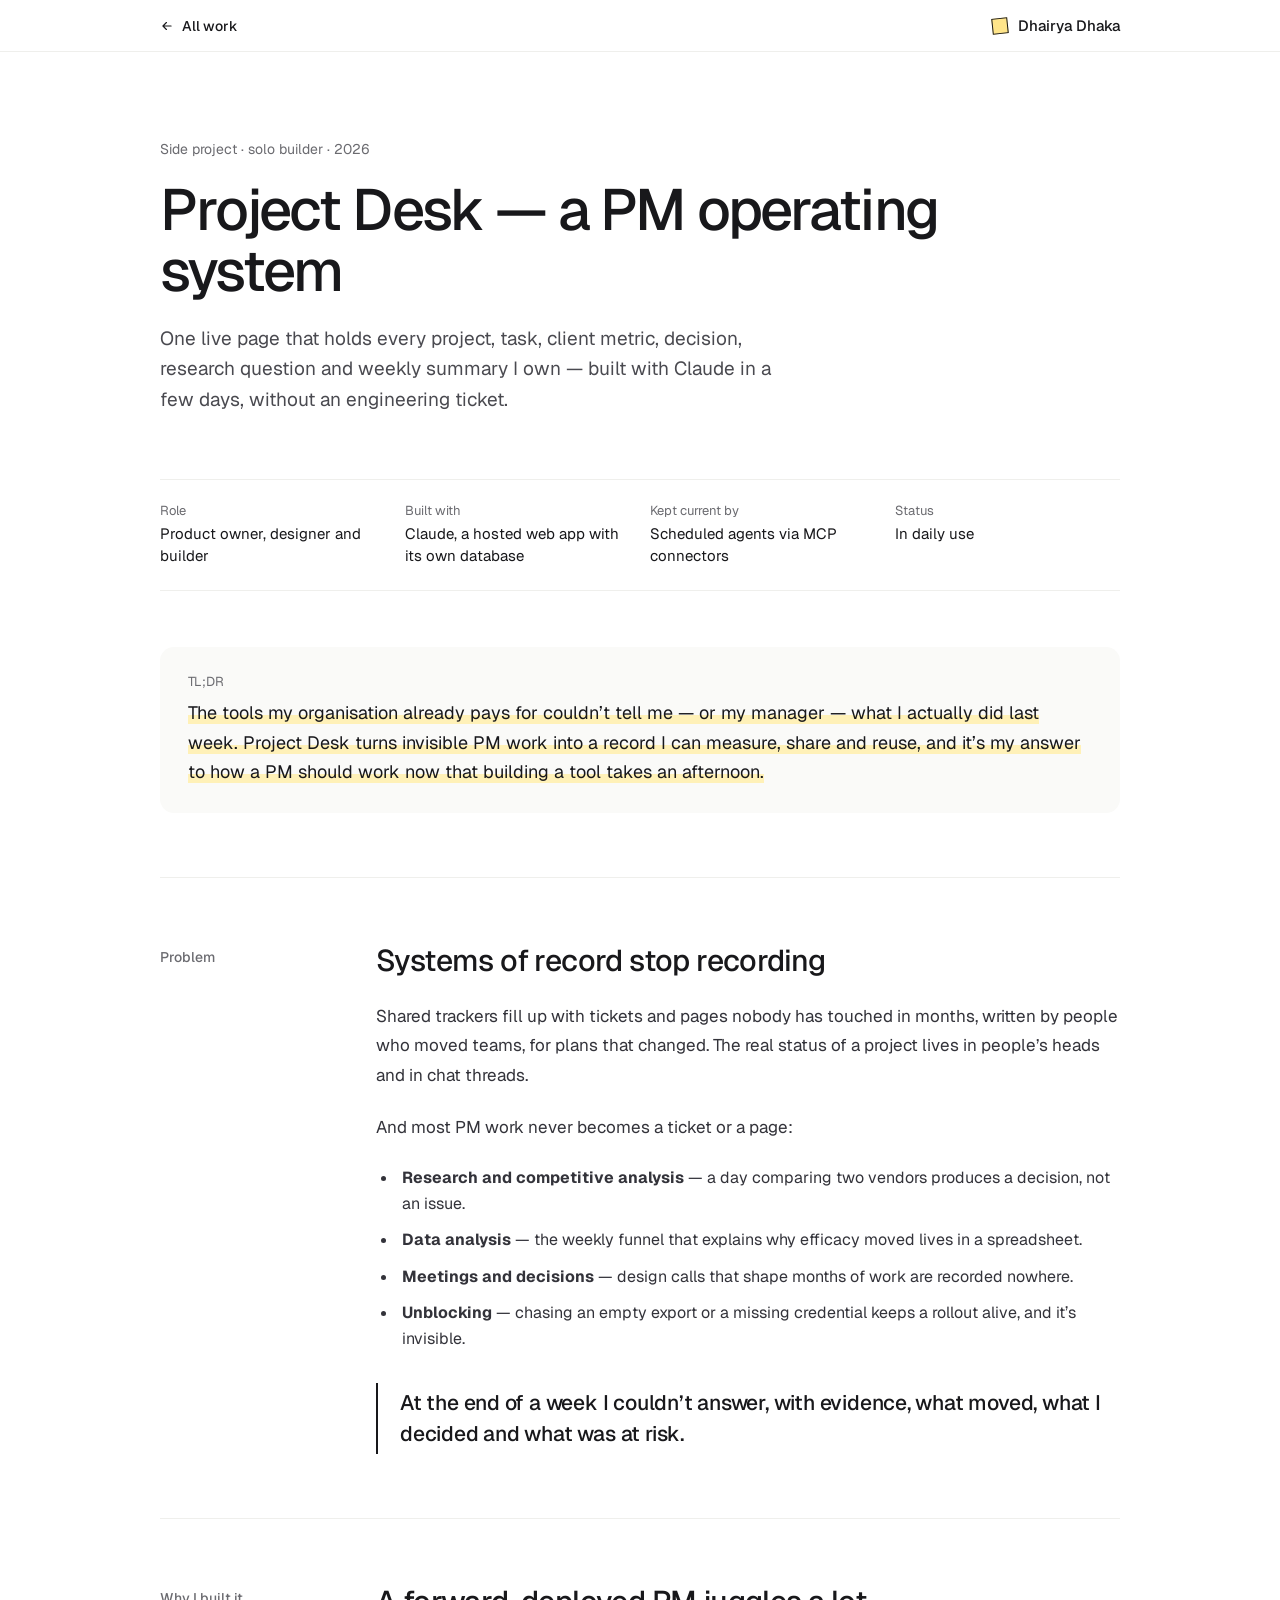
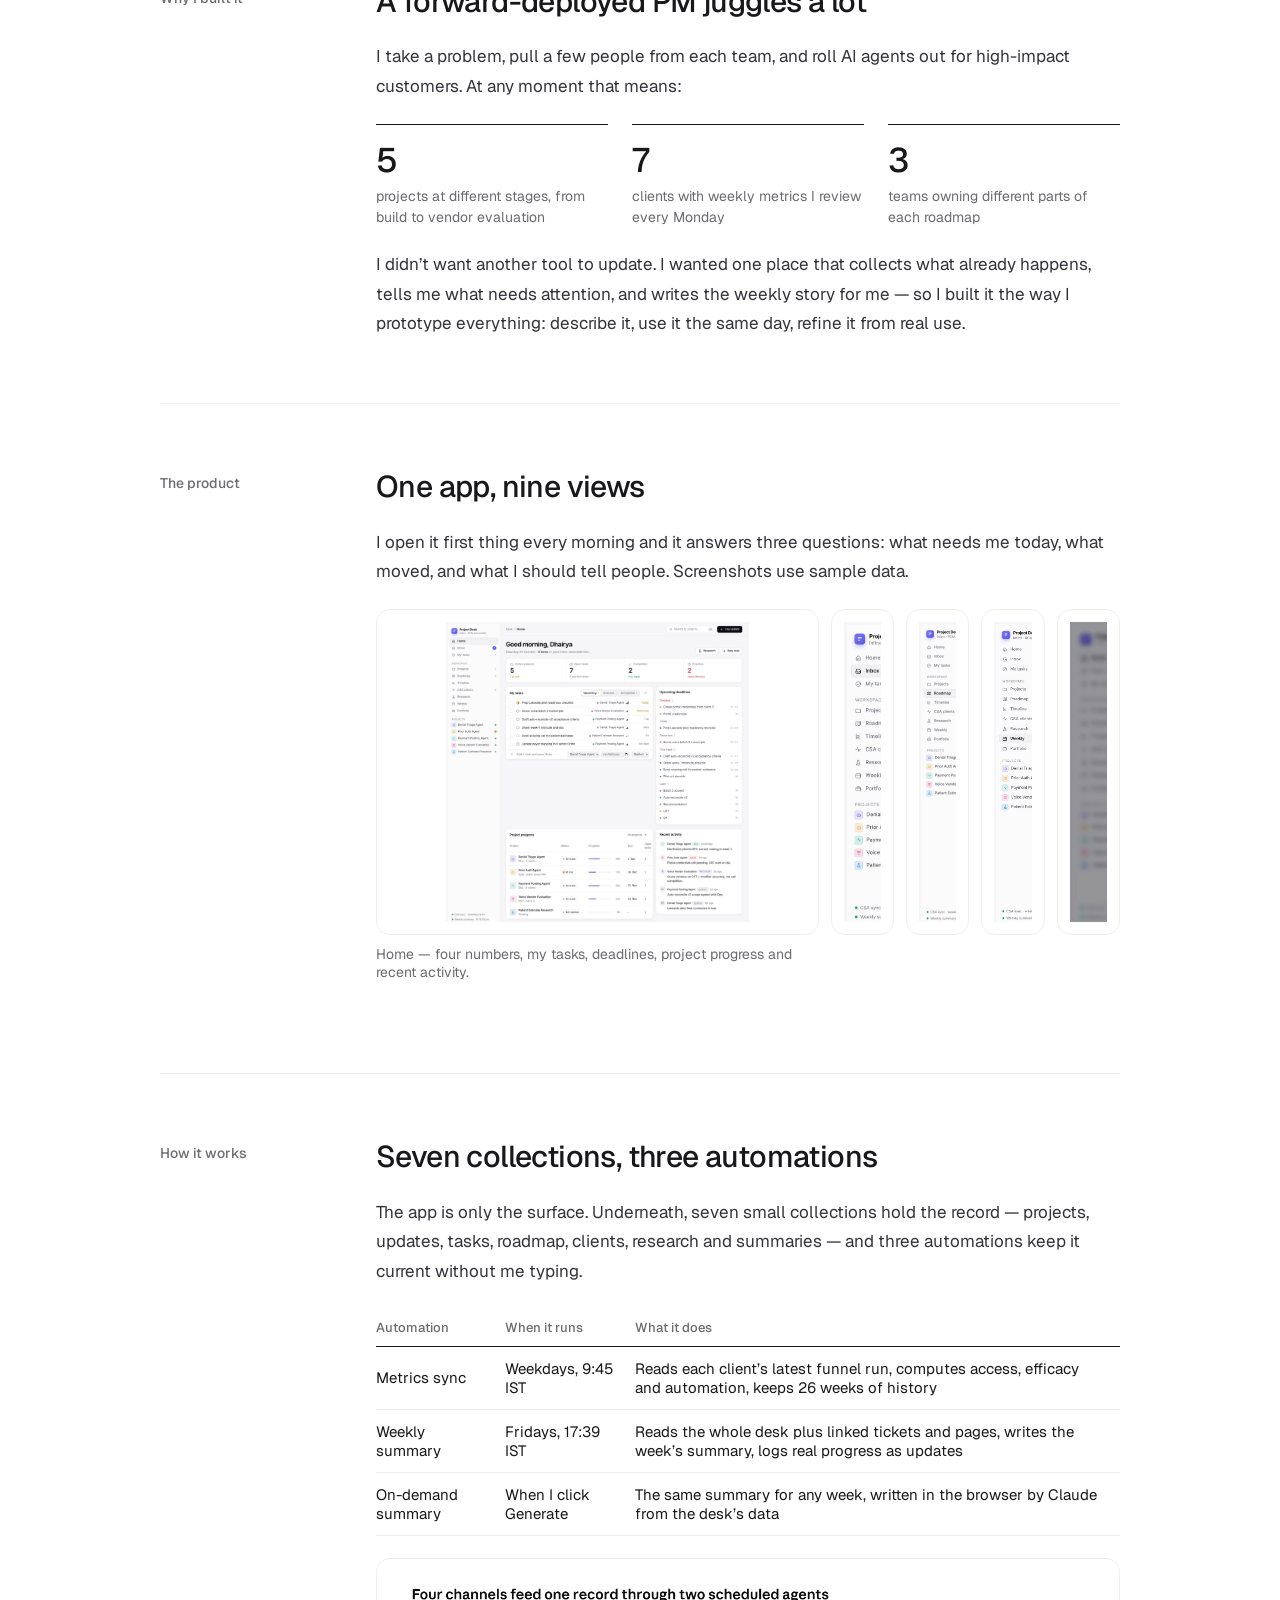
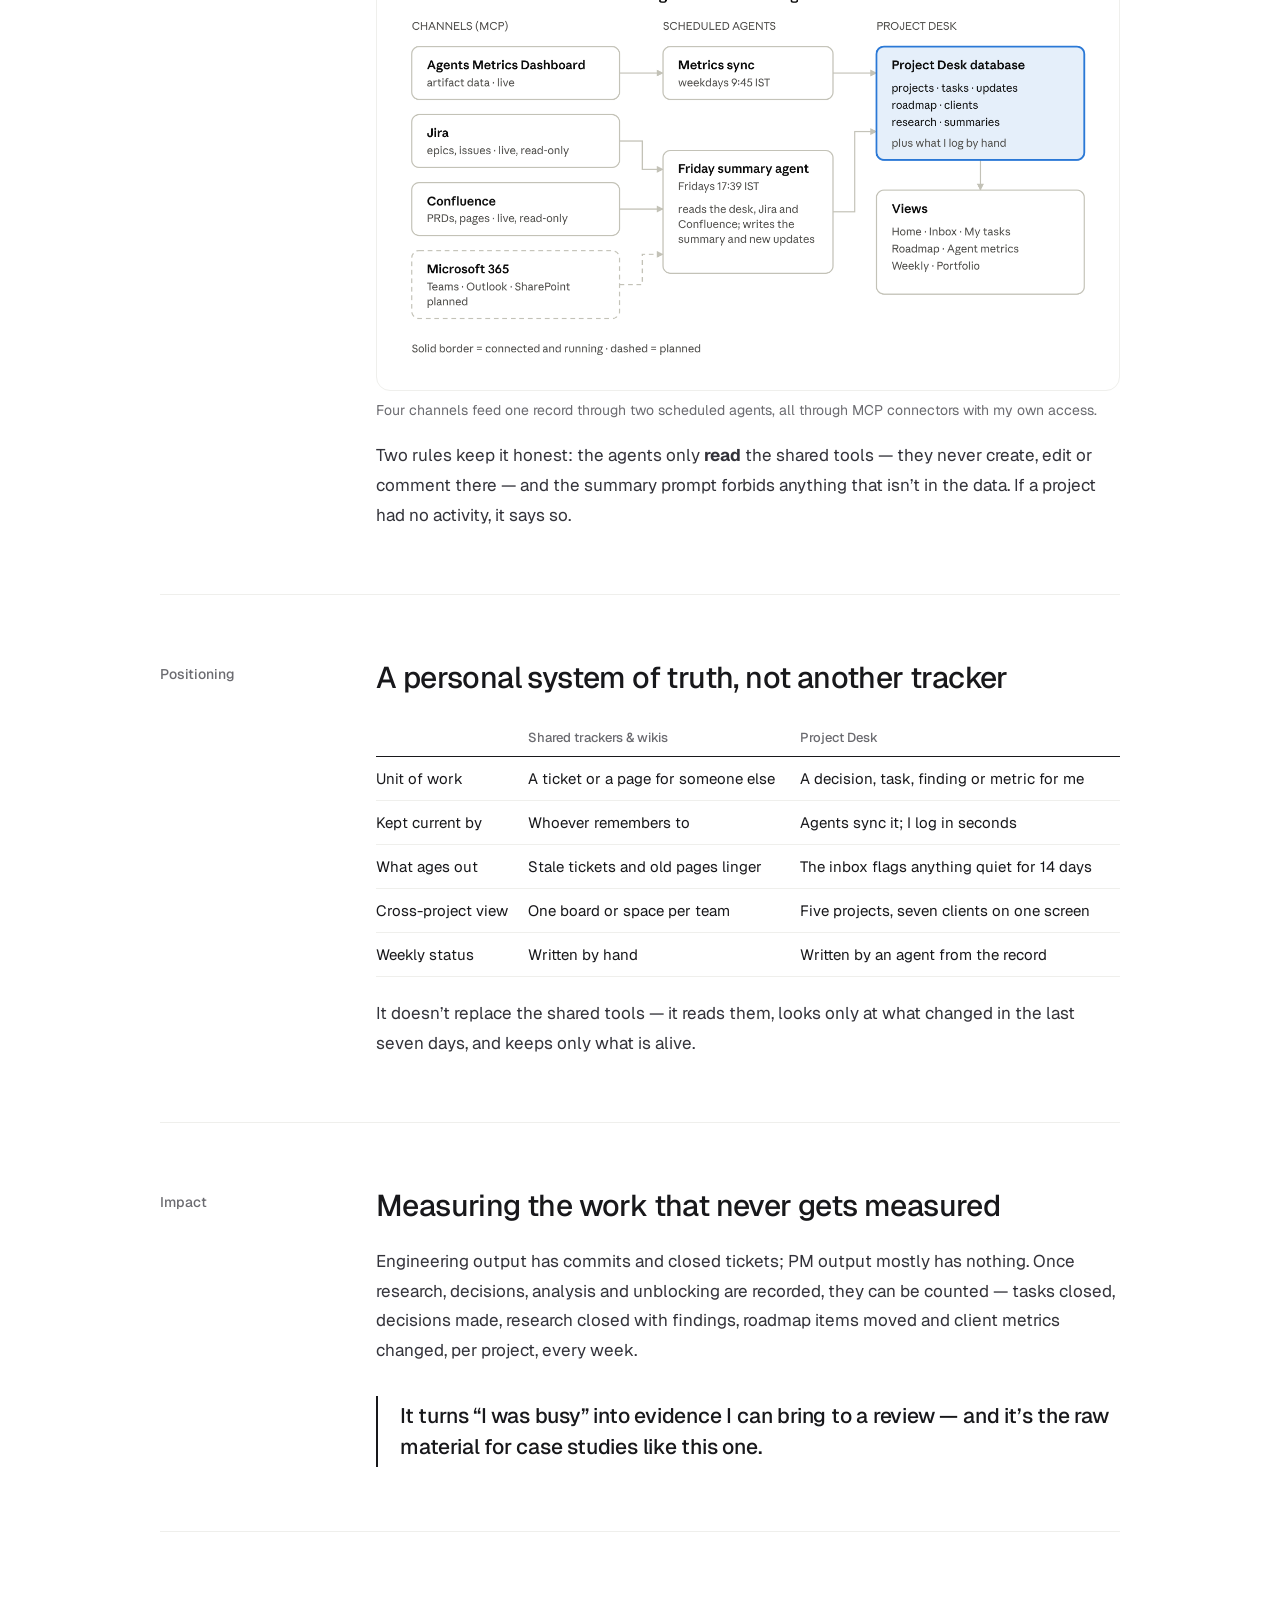
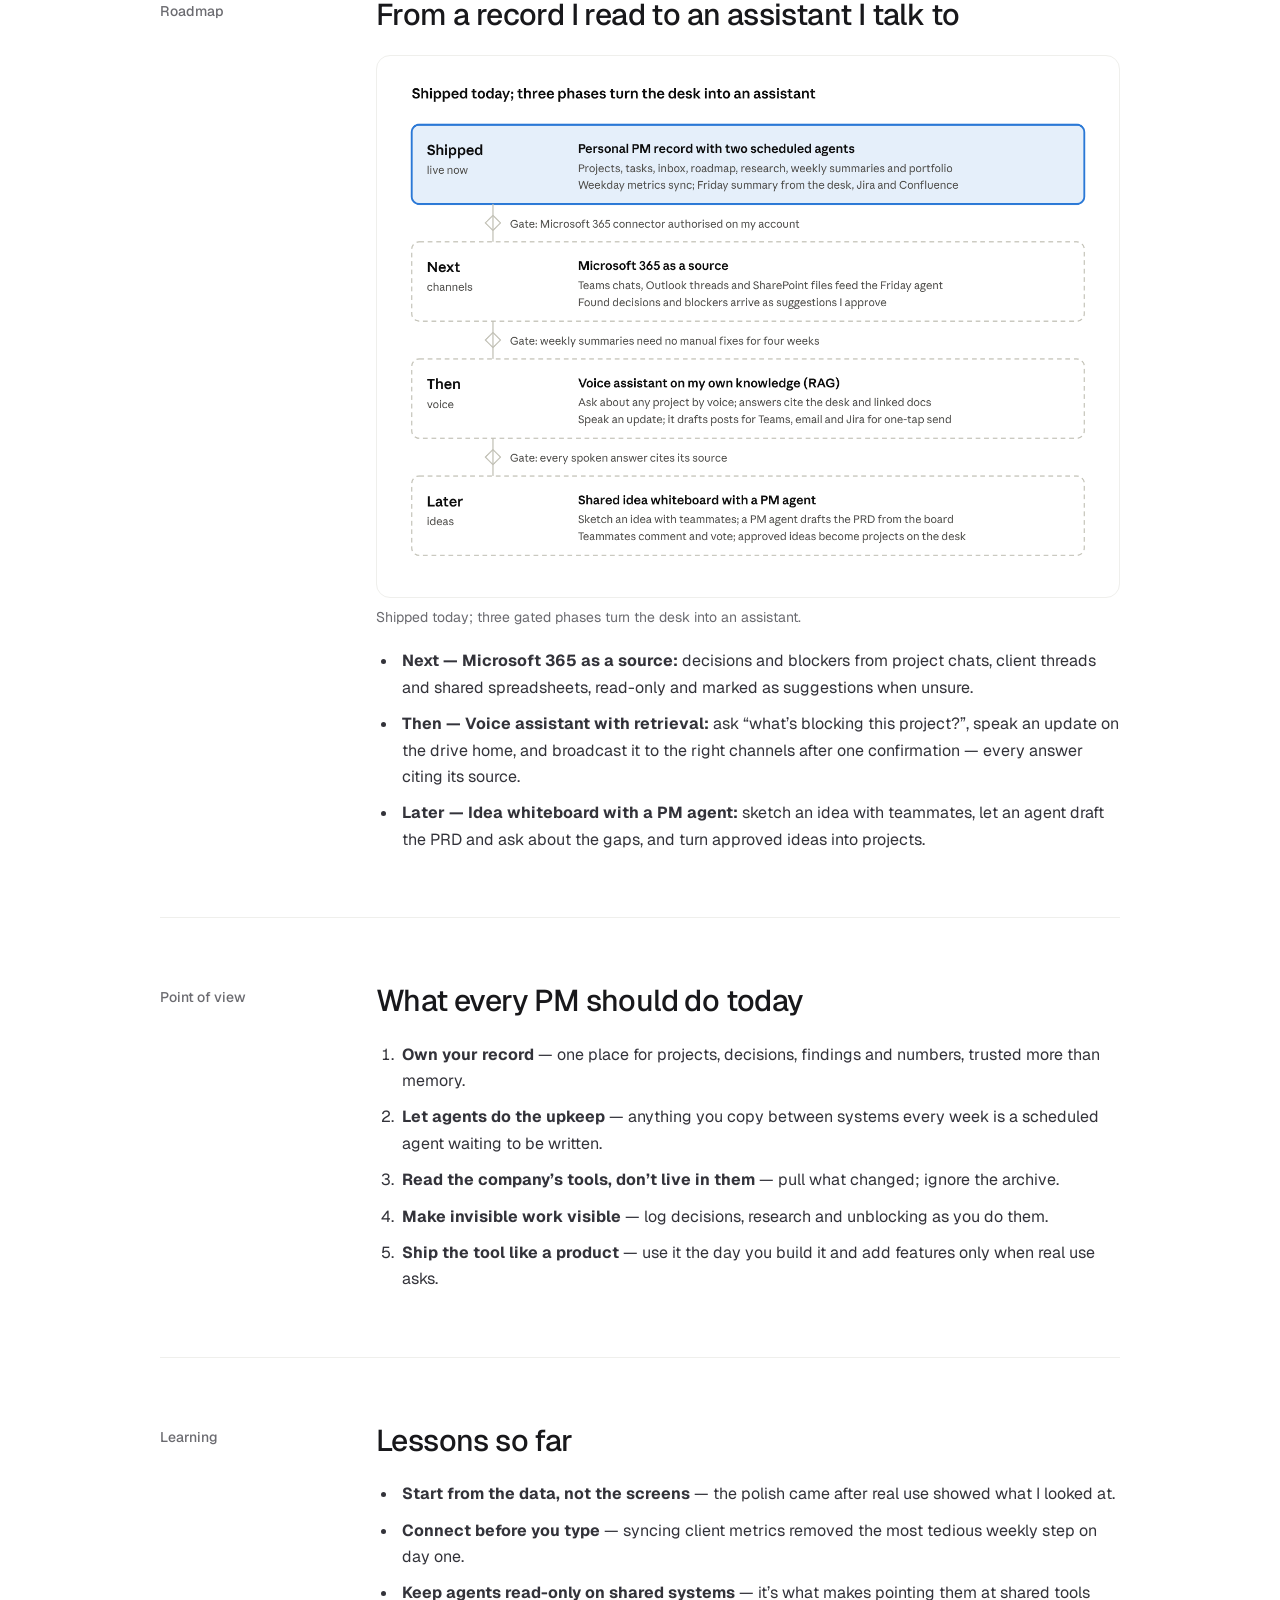
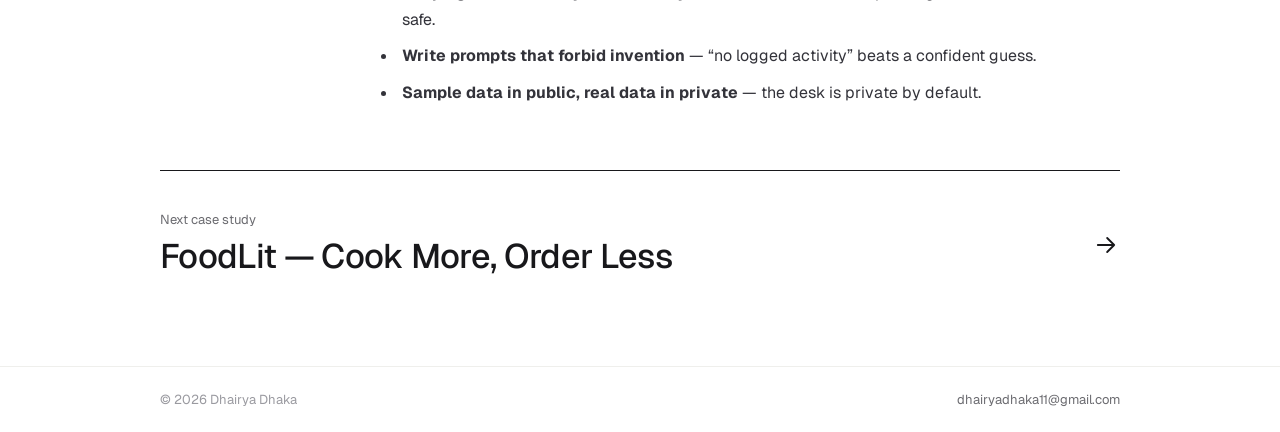
<file: project-desk.html>
<!doctype html>
<html lang="en">
<head>
<meta charset="utf-8">
<meta name="viewport" content="width=device-width, initial-scale=1">
<title>Project Desk — a PM operating system — Dhairya Dhaka</title>
<meta name="description" content="Dhairya Dhaka — Product Manager building AI agents for healthcare operations.">
<link rel="preconnect" href="https://fonts.googleapis.com">
<link href="https://fonts.googleapis.com/css2?family=Geist:wght@300;400;500;600&amp;display=swap" rel="stylesheet">
<link rel="stylesheet" href="assets/ui.css?v=3">
<style>
:root{--ui-ink:#18181B;--ui-muted:#6B6B70;--ui-line:#EFEFEC;--ui-bar:#D9D9D4;--ui-peak:#FFE58A;--ui-tip-bg:#18181B;--ui-tip-ink:#FFFFFF}
body{margin:0;background:#FFFFFF}
html{scroll-behavior:smooth}
a{color:inherit}
.m-link{text-decoration:none;color:#6B6B70;transition:color .15s ease}
.m-link:hover{color:#18181B}
.m-btn{transition:transform .2s ease}
.m-btn:hover{transform:translateY(-1px)}
.m-btn svg,.m-next svg{transition:transform .25s cubic-bezier(.2,.8,.2,1)}
.m-btn:hover svg{transform:translateX(-3px)}
.m-next:hover svg{transform:translateX(4px)}
.m-next .m-title{display:inline-block;transition:transform .35s cubic-bezier(.2,.8,.2,1)}
.m-next:hover .m-title{transform:translateX(6px)}
.h-up{animation:hUp .8s cubic-bezier(.2,.8,.2,1) backwards;animation-delay:var(--d,0s)}
@keyframes hUp{from{opacity:0;translate:0 18px}}
.ph-in{animation:phIn 1.1s cubic-bezier(.2,.8,.2,1) backwards .3s}
@keyframes phIn{from{clip-path:inset(100% 0 0 0 round 18px);scale:1.06}to{clip-path:inset(0 0 0 0 round 18px);scale:1}}
.m-progress{position:absolute;left:0;right:0;bottom:-1px;height:2px;background:#18181B;transform:scaleX(0);transform-origin:0 50%}
.m-sec{position:relative}
.m-sec::before{content:"";position:absolute;left:0;top:-1px;height:1px;width:160px;background:#18181B;transform:scaleX(0);transform-origin:left}
@supports (animation-timeline: scroll()){
.m-progress{animation:mProg linear both;animation-timeline:scroll(root)}
@keyframes mProg{to{transform:scaleX(1)}}
}
@supports (animation-timeline: view()){
.m-in{animation:mIn linear both;animation-timeline:view();animation-range:entry 0% cover 22%}
@keyframes mIn{from{opacity:0;translate:0 24px}to{opacity:1;translate:0 0}}
.m-sec::before{animation:mRule linear both;animation-timeline:view();animation-range:entry 10% cover 30%}
@keyframes mRule{to{transform:scaleX(1)}}
.m-st{animation:mIn linear both;animation-timeline:view();animation-range:entry calc(var(--i,0) * 5%) cover calc(18% + var(--i,0) * 5%)}
}
@media (prefers-reduced-motion: reduce){
html{scroll-behavior:auto}
*,*::before,*::after{animation:none !important;transition:none !important}
}
</style>
</head>
<body>
<div style="font-family: 'Geist', system-ui, sans-serif; color: #18181B; background: #FFFFFF; min-height: 100vh">

<header style="position: sticky; top: 0; z-index: 50; background: rgba(255,255,255,0.88); backdrop-filter: blur(10px); -webkit-backdrop-filter: blur(10px); border-bottom: 1px solid #EFEFEC">
<nav style="max-width: 960px; margin: 0 auto; padding: 16px 24px; display: flex; flex-wrap: wrap; justify-content: space-between; align-items: center; gap: 12px">
<a class="m-btn" href="index.html" style="text-decoration: none; display: inline-flex; align-items: center; gap: 8px; font-size: 14px; font-weight: 500"><svg width="14" height="14" viewBox="0 0 24 24" fill="none" stroke="currentColor" stroke-width="2" stroke-linecap="round" stroke-linejoin="round" aria-hidden="true"><path d="M19 12H5M11 6l-6 6 6 6"></path></svg>All work</a>
<a href="index.html" style="text-decoration: none; display: flex; align-items: center; gap: 10px; font-weight: 500; font-size: 15px"><span aria-hidden="true" style="width: 14px; height: 14px; background: #FFE58A; border: 1px solid #18181B; rotate: -6deg"></span>Dhairya Dhaka</a>
</nav>
<div class="m-progress" aria-hidden="true"></div>
</header>

<main style="max-width: 960px; margin: 0 auto; padding: 0 24px">
<section style="padding: 88px 0 64px; display: flex; flex-wrap: wrap; gap: 40px; align-items: flex-end; justify-content: space-between">
<div style="flex: 1 1 480px; min-width: 0; display: flex; flex-direction: column; gap: 22px">
<span class="h-up" style="--d: .05s; font-size: 14px; color: #6B6B70">Side project · solo builder · 2026</span>
<h1 class="h-up" style="--d: .15s; margin: 0; font-size: clamp(38px, 5.4vw, 58px); font-weight: 500; line-height: 1.05; letter-spacing: -0.035em">Project Desk — a PM operating system</h1>
<p class="h-up" style="--d: .3s; margin: 0; font-size: 19px; line-height: 1.6; color: #4A4A50; max-width: 620px">One live page that holds every project, task, client metric, decision, research question and weekly summary I own — built with Claude in a few days, without an engineering ticket.</p>
</div>

</section>

<dl class="h-up" style="--d: .45s; margin: 0 0 56px; display: grid; grid-template-columns: repeat(auto-fit, minmax(170px, 1fr)); gap: 20px; padding: 22px 0; border-top: 1px solid #EFEFEC; border-bottom: 1px solid #EFEFEC"><div><dt style="font-size: 13px; color: #6B6B70; margin-bottom: 4px">Role</dt><dd style="margin: 0; font-size: 15px; line-height: 1.5">Product owner, designer and builder</dd></div><div><dt style="font-size: 13px; color: #6B6B70; margin-bottom: 4px">Built with</dt><dd style="margin: 0; font-size: 15px; line-height: 1.5">Claude, a hosted web app with its own database</dd></div><div><dt style="font-size: 13px; color: #6B6B70; margin-bottom: 4px">Kept current by</dt><dd style="margin: 0; font-size: 15px; line-height: 1.5">Scheduled agents via MCP connectors</dd></div><div><dt style="font-size: 13px; color: #6B6B70; margin-bottom: 4px">Status</dt><dd style="margin: 0; font-size: 15px; line-height: 1.5">In daily use</dd></div></dl>

<div class="h-up" style="--d: .55s; margin-bottom: 64px; background: #FAFAF8; border-radius: 14px; padding: 26px 28px; display: flex; flex-direction: column; gap: 8px">
<span style="font-size: 13px; color: #6B6B70">TL;DR</span>
<p data-ui-roll style="margin: 0; font-size: 18px; line-height: 1.65"><span style="background: linear-gradient(transparent 62%, #FFF1B8 62%)">The tools my organisation already pays for couldn’t tell me — or my manager — what I actually did last week. Project Desk turns invisible PM work into a record I can measure, share and reuse, and it’s my answer to how a PM should work now that building a tool takes an afternoon.</span></p>
</div>

<section class="m-in m-sec" style="padding: 64px 0; border-top: 1px solid #EFEFEC; display: flex; flex-wrap: wrap; gap: 20px 56px">
<span style="flex: 0 0 160px; font-size: 14px; font-weight: 500; color: #6B6B70; padding-top: 6px">Problem</span>
<div style="flex: 1 1 520px; min-width: 0; display: flex; flex-direction: column; gap: 22px">
<h2 style="margin: 0; font-size: clamp(24px, 3vw, 30px); font-weight: 500; line-height: 1.25; letter-spacing: -0.02em">Systems of record stop recording</h2>
<p style="margin: 0; font-size: 17px; line-height: 1.75; color: #33333A">Shared trackers fill up with tickets and pages nobody has touched in months, written by people who moved teams, for plans that changed. The real status of a project lives in people’s heads and in chat threads.</p>
<p style="margin: 0; font-size: 17px; line-height: 1.75; color: #33333A">And most PM work never becomes a ticket or a page:</p>
<ul style="margin: 0; padding-left: 22px; display: flex; flex-direction: column; gap: 10px; font-size: 16px; line-height: 1.65; color: #33333A"><li style="padding-left: 4px"><strong>Research and competitive analysis</strong> — a day comparing two vendors produces a decision, not an issue.</li><li style="padding-left: 4px"><strong>Data analysis</strong> — the weekly funnel that explains why efficacy moved lives in a spreadsheet.</li><li style="padding-left: 4px"><strong>Meetings and decisions</strong> — design calls that shape months of work are recorded nowhere.</li><li style="padding-left: 4px"><strong>Unblocking</strong> — chasing an empty export or a missing credential keeps a rollout alive, and it’s invisible.</li></ul>
<blockquote style="margin: 8px 0 0; padding: 4px 0 4px 22px; border-left: 2px solid #18181B; font-size: 21px; line-height: 1.5; font-weight: 500; letter-spacing: -0.01em; color: #18181B">At the end of a week I couldn’t answer, with evidence, what moved, what I decided and what was at risk.</blockquote>
</div>
</section>
<section class="m-in m-sec" style="padding: 64px 0; border-top: 1px solid #EFEFEC; display: flex; flex-wrap: wrap; gap: 20px 56px">
<span style="flex: 0 0 160px; font-size: 14px; font-weight: 500; color: #6B6B70; padding-top: 6px">Why I built it</span>
<div style="flex: 1 1 520px; min-width: 0; display: flex; flex-direction: column; gap: 22px">
<h2 style="margin: 0; font-size: clamp(24px, 3vw, 30px); font-weight: 500; line-height: 1.25; letter-spacing: -0.02em">A forward-deployed PM juggles a lot</h2>
<p style="margin: 0; font-size: 17px; line-height: 1.75; color: #33333A">I take a problem, pull a few people from each team, and roll AI agents out for high-impact customers. At any moment that means:</p>
<div style="display: grid; grid-template-columns: repeat(auto-fit, minmax(170px, 1fr)); gap: 24px"><div class="m-st" style="--i: 0; display: flex; flex-direction: column; gap: 6px; padding-top: 16px; border-top: 1px solid #18181B"><span data-ui-roll="all" style="font-size: clamp(26px, 3.2vw, 34px); font-weight: 500; letter-spacing: -0.02em; line-height: 1.1">5</span><span style="font-size: 14px; line-height: 1.5; color: #6B6B70">projects at different stages, from build to vendor evaluation</span></div><div class="m-st" style="--i: 1; display: flex; flex-direction: column; gap: 6px; padding-top: 16px; border-top: 1px solid #18181B"><span data-ui-roll="all" style="font-size: clamp(26px, 3.2vw, 34px); font-weight: 500; letter-spacing: -0.02em; line-height: 1.1">7</span><span style="font-size: 14px; line-height: 1.5; color: #6B6B70">clients with weekly metrics I review every Monday</span></div><div class="m-st" style="--i: 2; display: flex; flex-direction: column; gap: 6px; padding-top: 16px; border-top: 1px solid #18181B"><span data-ui-roll="all" style="font-size: clamp(26px, 3.2vw, 34px); font-weight: 500; letter-spacing: -0.02em; line-height: 1.1">3</span><span style="font-size: 14px; line-height: 1.5; color: #6B6B70">teams owning different parts of each roadmap</span></div></div>
<p style="margin: 0; font-size: 17px; line-height: 1.75; color: #33333A">I didn’t want another tool to update. I wanted one place that collects what already happens, tells me what needs attention, and writes the weekly story for me — so I built it the way I prototype everything: describe it, use it the same day, refine it from real use.</p>
</div>
</section>
<section class="m-in m-sec" style="padding: 64px 0; border-top: 1px solid #EFEFEC; display: flex; flex-wrap: wrap; gap: 20px 56px">
<span style="flex: 0 0 160px; font-size: 14px; font-weight: 500; color: #6B6B70; padding-top: 6px">The product</span>
<div style="flex: 1 1 520px; min-width: 0; display: flex; flex-direction: column; gap: 22px">
<h2 style="margin: 0; font-size: clamp(24px, 3vw, 30px); font-weight: 500; line-height: 1.25; letter-spacing: -0.02em">One app, nine views</h2>
<p style="margin: 0; font-size: 17px; line-height: 1.75; color: #33333A">I open it first thing every morning and it answers three questions: what needs me today, what moved, and what I should tell people. Screenshots use sample data.</p>
<div data-ui-gal style="display: flex; flex-direction: column; gap: 22px; --gal-h: 400px; --gal-open: 7; --gal-cap: 64px; --gal-fit: contain; --gal-pos: center">
<figure style="margin: 0; display: flex; flex-direction: column; gap: 10px"><div style="background: #FFFFFF; border: 1px solid #EFEFEC; border-radius: 14px; padding: 12px"><img src="assets/pd-0.jpg" alt="Project Desk home with four headline numbers, my tasks, deadlines, project progress and recent activity" loading="lazy" style="display: block; width: 100%; height: auto"></div><figcaption style="font-size: 14px; color: #6B6B70">Home — four numbers, my tasks, deadlines, project progress and recent activity.</figcaption></figure>
<figure style="margin: 0; display: flex; flex-direction: column; gap: 10px"><div style="background: #FFFFFF; border: 1px solid #EFEFEC; border-radius: 14px; padding: 12px"><img src="assets/pd-1.jpg" alt="Project Desk inbox listing items that need attention" loading="lazy" style="display: block; width: 100%; height: auto"></div><figcaption style="font-size: 14px; color: #6B6B70">Inbox — fills itself: overdue work, at-risk projects, missing client data, an efficacy drop of 5+ points, quiet projects and stale research.</figcaption></figure>
<figure style="margin: 0; display: flex; flex-direction: column; gap: 10px"><div style="background: #FFFFFF; border: 1px solid #EFEFEC; border-radius: 14px; padding: 12px"><img src="assets/pd-2.jpg" alt="Project Desk roadmap with a clients-by-agents grid and deliverables" loading="lazy" style="display: block; width: 100%; height: auto"></div><figcaption style="font-size: 14px; color: #6B6B70">Roadmap — every agent’s deliverables per client, with owner and status. What I bring to client and leadership reviews.</figcaption></figure>
<figure style="margin: 0; display: flex; flex-direction: column; gap: 10px"><div style="background: #FFFFFF; border: 1px solid #EFEFEC; border-radius: 14px; padding: 12px"><img src="assets/pd-3.jpg" alt="Project Desk weekly summaries view" loading="lazy" style="display: block; width: 100%; height: auto"></div><figcaption style="font-size: 14px; color: #6B6B70">Weekly — an AI-written summary per project: what happened, what’s next, what’s at risk. One click copies it; any “next week” line becomes a task.</figcaption></figure>
<figure style="margin: 0; display: flex; flex-direction: column; gap: 10px"><div style="background: #FFFFFF; border: 1px solid #EFEFEC; border-radius: 14px; padding: 12px"><img src="assets/pd-4.jpg" alt="Project Desk command menu" loading="lazy" style="display: block; width: 100%; height: auto"></div><figcaption style="font-size: 14px; color: #6B6B70">Everywhere — a command menu and single-key shortcuts to add a task, log a decision or jump to any project.</figcaption></figure>
</div>
</div>
</section>
<section class="m-in m-sec" style="padding: 64px 0; border-top: 1px solid #EFEFEC; display: flex; flex-wrap: wrap; gap: 20px 56px">
<span style="flex: 0 0 160px; font-size: 14px; font-weight: 500; color: #6B6B70; padding-top: 6px">How it works</span>
<div style="flex: 1 1 520px; min-width: 0; display: flex; flex-direction: column; gap: 22px">
<h2 style="margin: 0; font-size: clamp(24px, 3vw, 30px); font-weight: 500; line-height: 1.25; letter-spacing: -0.02em">Seven collections, three automations</h2>
<p style="margin: 0; font-size: 17px; line-height: 1.75; color: #33333A">The app is only the surface. Underneath, seven small collections hold the record — projects, updates, tasks, roadmap, clients, research and summaries — and three automations keep it current without me typing.</p>
<div style="overflow-x: auto"><table style="width: 100%; border-collapse: collapse"><thead><tr><th scope="col" style="text-align: left; font-weight: 500; font-size: 13px; color: #6B6B70; padding: 10px 12px 10px 0; border-bottom: 1px solid #18181B">Automation</th><th scope="col" style="text-align: left; font-weight: 500; font-size: 13px; color: #6B6B70; padding: 10px 12px 10px 0; border-bottom: 1px solid #18181B">When it runs</th><th scope="col" style="text-align: left; font-weight: 500; font-size: 13px; color: #6B6B70; padding: 10px 12px 10px 0; border-bottom: 1px solid #18181B">What it does</th></tr></thead><tbody><tr><td style="padding: 12px 12px 12px 0; border-bottom: 1px solid #EFEFEC; font-size: 15px">Metrics sync</td><td style="padding: 12px 12px 12px 0; border-bottom: 1px solid #EFEFEC; font-size: 15px">Weekdays, 9:45 IST</td><td style="padding: 12px 12px 12px 0; border-bottom: 1px solid #EFEFEC; font-size: 15px">Reads each client’s latest funnel run, computes access, efficacy and automation, keeps 26 weeks of history</td></tr><tr><td style="padding: 12px 12px 12px 0; border-bottom: 1px solid #EFEFEC; font-size: 15px">Weekly summary</td><td style="padding: 12px 12px 12px 0; border-bottom: 1px solid #EFEFEC; font-size: 15px">Fridays, 17:39 IST</td><td style="padding: 12px 12px 12px 0; border-bottom: 1px solid #EFEFEC; font-size: 15px">Reads the whole desk plus linked tickets and pages, writes the week’s summary, logs real progress as updates</td></tr><tr><td style="padding: 12px 12px 12px 0; border-bottom: 1px solid #EFEFEC; font-size: 15px">On-demand summary</td><td style="padding: 12px 12px 12px 0; border-bottom: 1px solid #EFEFEC; font-size: 15px">When I click Generate</td><td style="padding: 12px 12px 12px 0; border-bottom: 1px solid #EFEFEC; font-size: 15px">The same summary for any week, written in the browser by Claude from the desk’s data</td></tr></tbody></table></div>
<figure style="margin: 0; display: flex; flex-direction: column; gap: 10px"><div style="background: #FFFFFF; border: 1px solid #EFEFEC; border-radius: 14px; padding: 12px"><img src="assets/pd-5.png" alt="Project Desk data flow: four channels feed one record through two scheduled agents" loading="lazy" style="display: block; width: 100%; height: auto"></div><figcaption style="font-size: 14px; color: #6B6B70">Four channels feed one record through two scheduled agents, all through MCP connectors with my own access.</figcaption></figure>
<p style="margin: 0; font-size: 17px; line-height: 1.75; color: #33333A">Two rules keep it honest: the agents only <strong>read</strong> the shared tools — they never create, edit or comment there — and the summary prompt forbids anything that isn’t in the data. If a project had no activity, it says so.</p>
</div>
</section>
<section class="m-in m-sec" style="padding: 64px 0; border-top: 1px solid #EFEFEC; display: flex; flex-wrap: wrap; gap: 20px 56px">
<span style="flex: 0 0 160px; font-size: 14px; font-weight: 500; color: #6B6B70; padding-top: 6px">Positioning</span>
<div style="flex: 1 1 520px; min-width: 0; display: flex; flex-direction: column; gap: 22px">
<h2 style="margin: 0; font-size: clamp(24px, 3vw, 30px); font-weight: 500; line-height: 1.25; letter-spacing: -0.02em">A personal system of truth, not another tracker</h2>
<div style="overflow-x: auto"><table style="width: 100%; border-collapse: collapse"><thead><tr><th scope="col" style="text-align: left; font-weight: 500; font-size: 13px; color: #6B6B70; padding: 10px 12px 10px 0; border-bottom: 1px solid #18181B"></th><th scope="col" style="text-align: left; font-weight: 500; font-size: 13px; color: #6B6B70; padding: 10px 12px 10px 0; border-bottom: 1px solid #18181B">Shared trackers &amp; wikis</th><th scope="col" style="text-align: left; font-weight: 500; font-size: 13px; color: #6B6B70; padding: 10px 12px 10px 0; border-bottom: 1px solid #18181B">Project Desk</th></tr></thead><tbody><tr><td style="padding: 12px 12px 12px 0; border-bottom: 1px solid #EFEFEC; font-size: 15px">Unit of work</td><td style="padding: 12px 12px 12px 0; border-bottom: 1px solid #EFEFEC; font-size: 15px">A ticket or a page for someone else</td><td style="padding: 12px 12px 12px 0; border-bottom: 1px solid #EFEFEC; font-size: 15px">A decision, task, finding or metric for me</td></tr><tr><td style="padding: 12px 12px 12px 0; border-bottom: 1px solid #EFEFEC; font-size: 15px">Kept current by</td><td style="padding: 12px 12px 12px 0; border-bottom: 1px solid #EFEFEC; font-size: 15px">Whoever remembers to</td><td style="padding: 12px 12px 12px 0; border-bottom: 1px solid #EFEFEC; font-size: 15px">Agents sync it; I log in seconds</td></tr><tr><td style="padding: 12px 12px 12px 0; border-bottom: 1px solid #EFEFEC; font-size: 15px">What ages out</td><td style="padding: 12px 12px 12px 0; border-bottom: 1px solid #EFEFEC; font-size: 15px">Stale tickets and old pages linger</td><td style="padding: 12px 12px 12px 0; border-bottom: 1px solid #EFEFEC; font-size: 15px">The inbox flags anything quiet for 14 days</td></tr><tr><td style="padding: 12px 12px 12px 0; border-bottom: 1px solid #EFEFEC; font-size: 15px">Cross-project view</td><td style="padding: 12px 12px 12px 0; border-bottom: 1px solid #EFEFEC; font-size: 15px">One board or space per team</td><td style="padding: 12px 12px 12px 0; border-bottom: 1px solid #EFEFEC; font-size: 15px">Five projects, seven clients on one screen</td></tr><tr><td style="padding: 12px 12px 12px 0; border-bottom: 1px solid #EFEFEC; font-size: 15px">Weekly status</td><td style="padding: 12px 12px 12px 0; border-bottom: 1px solid #EFEFEC; font-size: 15px">Written by hand</td><td style="padding: 12px 12px 12px 0; border-bottom: 1px solid #EFEFEC; font-size: 15px">Written by an agent from the record</td></tr></tbody></table></div>
<p style="margin: 0; font-size: 17px; line-height: 1.75; color: #33333A">It doesn’t replace the shared tools — it reads them, looks only at what changed in the last seven days, and keeps only what is alive.</p>
</div>
</section>
<section class="m-in m-sec" style="padding: 64px 0; border-top: 1px solid #EFEFEC; display: flex; flex-wrap: wrap; gap: 20px 56px">
<span style="flex: 0 0 160px; font-size: 14px; font-weight: 500; color: #6B6B70; padding-top: 6px">Impact</span>
<div style="flex: 1 1 520px; min-width: 0; display: flex; flex-direction: column; gap: 22px">
<h2 style="margin: 0; font-size: clamp(24px, 3vw, 30px); font-weight: 500; line-height: 1.25; letter-spacing: -0.02em">Measuring the work that never gets measured</h2>
<p style="margin: 0; font-size: 17px; line-height: 1.75; color: #33333A">Engineering output has commits and closed tickets; PM output mostly has nothing. Once research, decisions, analysis and unblocking are recorded, they can be counted — tasks closed, decisions made, research closed with findings, roadmap items moved and client metrics changed, per project, every week.</p>
<blockquote style="margin: 8px 0 0; padding: 4px 0 4px 22px; border-left: 2px solid #18181B; font-size: 21px; line-height: 1.5; font-weight: 500; letter-spacing: -0.01em; color: #18181B">It turns “I was busy” into evidence I can bring to a review — and it’s the raw material for case studies like this one.</blockquote>
</div>
</section>
<section class="m-in m-sec" style="padding: 64px 0; border-top: 1px solid #EFEFEC; display: flex; flex-wrap: wrap; gap: 20px 56px">
<span style="flex: 0 0 160px; font-size: 14px; font-weight: 500; color: #6B6B70; padding-top: 6px">Roadmap</span>
<div style="flex: 1 1 520px; min-width: 0; display: flex; flex-direction: column; gap: 22px">
<h2 style="margin: 0; font-size: clamp(24px, 3vw, 30px); font-weight: 500; line-height: 1.25; letter-spacing: -0.02em">From a record I read to an assistant I talk to</h2>
<figure style="margin: 0; display: flex; flex-direction: column; gap: 10px"><div style="background: #FFFFFF; border: 1px solid #EFEFEC; border-radius: 14px; padding: 12px"><img src="assets/pd-6.png" alt="Project Desk roadmap: shipped today, then three gated phases" loading="lazy" style="display: block; width: 100%; height: auto"></div><figcaption style="font-size: 14px; color: #6B6B70">Shipped today; three gated phases turn the desk into an assistant.</figcaption></figure>
<ul style="margin: 0; padding-left: 22px; display: flex; flex-direction: column; gap: 10px; font-size: 16px; line-height: 1.65; color: #33333A"><li style="padding-left: 4px"><strong>Next — Microsoft 365 as a source:</strong> decisions and blockers from project chats, client threads and shared spreadsheets, read-only and marked as suggestions when unsure.</li><li style="padding-left: 4px"><strong>Then — Voice assistant with retrieval:</strong> ask “what’s blocking this project?”, speak an update on the drive home, and broadcast it to the right channels after one confirmation — every answer citing its source.</li><li style="padding-left: 4px"><strong>Later — Idea whiteboard with a PM agent:</strong> sketch an idea with teammates, let an agent draft the PRD and ask about the gaps, and turn approved ideas into projects.</li></ul>
</div>
</section>
<section class="m-in m-sec" style="padding: 64px 0; border-top: 1px solid #EFEFEC; display: flex; flex-wrap: wrap; gap: 20px 56px">
<span style="flex: 0 0 160px; font-size: 14px; font-weight: 500; color: #6B6B70; padding-top: 6px">Point of view</span>
<div style="flex: 1 1 520px; min-width: 0; display: flex; flex-direction: column; gap: 22px">
<h2 style="margin: 0; font-size: clamp(24px, 3vw, 30px); font-weight: 500; line-height: 1.25; letter-spacing: -0.02em">What every PM should do today</h2>
<ol style="margin: 0; padding-left: 22px; display: flex; flex-direction: column; gap: 10px; font-size: 16px; line-height: 1.65; color: #33333A"><li style="padding-left: 4px"><strong>Own your record</strong> — one place for projects, decisions, findings and numbers, trusted more than memory.</li><li style="padding-left: 4px"><strong>Let agents do the upkeep</strong> — anything you copy between systems every week is a scheduled agent waiting to be written.</li><li style="padding-left: 4px"><strong>Read the company’s tools, don’t live in them</strong> — pull what changed; ignore the archive.</li><li style="padding-left: 4px"><strong>Make invisible work visible</strong> — log decisions, research and unblocking as you do them.</li><li style="padding-left: 4px"><strong>Ship the tool like a product</strong> — use it the day you build it and add features only when real use asks.</li></ol>
</div>
</section>
<section class="m-in m-sec" style="padding: 64px 0; border-top: 1px solid #EFEFEC; display: flex; flex-wrap: wrap; gap: 20px 56px">
<span style="flex: 0 0 160px; font-size: 14px; font-weight: 500; color: #6B6B70; padding-top: 6px">Learning</span>
<div style="flex: 1 1 520px; min-width: 0; display: flex; flex-direction: column; gap: 22px">
<h2 style="margin: 0; font-size: clamp(24px, 3vw, 30px); font-weight: 500; line-height: 1.25; letter-spacing: -0.02em">Lessons so far</h2>
<ul style="margin: 0; padding-left: 22px; display: flex; flex-direction: column; gap: 10px; font-size: 16px; line-height: 1.65; color: #33333A"><li style="padding-left: 4px"><strong>Start from the data, not the screens</strong> — the polish came after real use showed what I looked at.</li><li style="padding-left: 4px"><strong>Connect before you type</strong> — syncing client metrics removed the most tedious weekly step on day one.</li><li style="padding-left: 4px"><strong>Keep agents read-only on shared systems</strong> — it’s what makes pointing them at shared tools safe.</li><li style="padding-left: 4px"><strong>Write prompts that forbid invention</strong> — “no logged activity” beats a confident guess.</li><li style="padding-left: 4px"><strong>Sample data in public, real data in private</strong> — the desk is private by default.</li></ul>
</div>
</section>

<a class="m-next" href="foodlit.html" style="text-decoration: none; display: flex; justify-content: space-between; align-items: center; gap: 16px; padding: 40px 0 88px; border-top: 1px solid #18181B">
<span style="display: flex; flex-direction: column; gap: 6px"><span style="font-size: 13px; color: #6B6B70">Next case study</span><span class="m-title" style="font-size: clamp(24px, 3.4vw, 34px); font-weight: 500; letter-spacing: -0.02em">FoodLit — Cook More, Order Less</span></span>
<svg width="28" height="28" viewBox="0 0 24 24" fill="none" stroke="currentColor" stroke-width="1.6" stroke-linecap="round" stroke-linejoin="round" aria-hidden="true"><path d="M5 12h14M13 6l6 6-6 6"></path></svg>
</a>
</main>

<footer style="border-top: 1px solid #EFEFEC">
<div style="max-width: 960px; margin: 0 auto; padding: 24px; display: flex; flex-wrap: wrap; justify-content: space-between; gap: 8px; font-size: 13px; color: #9A9AA0">
<span>© 2026 Dhairya Dhaka</span>
<a class="m-link" href="mailto:dhairyadhaka11@gmail.com">dhairyadhaka11@gmail.com</a>
</div>
</footer>
</div>
<script src="assets/ui.js?v=3"></script>
</body>
</html>
</file>
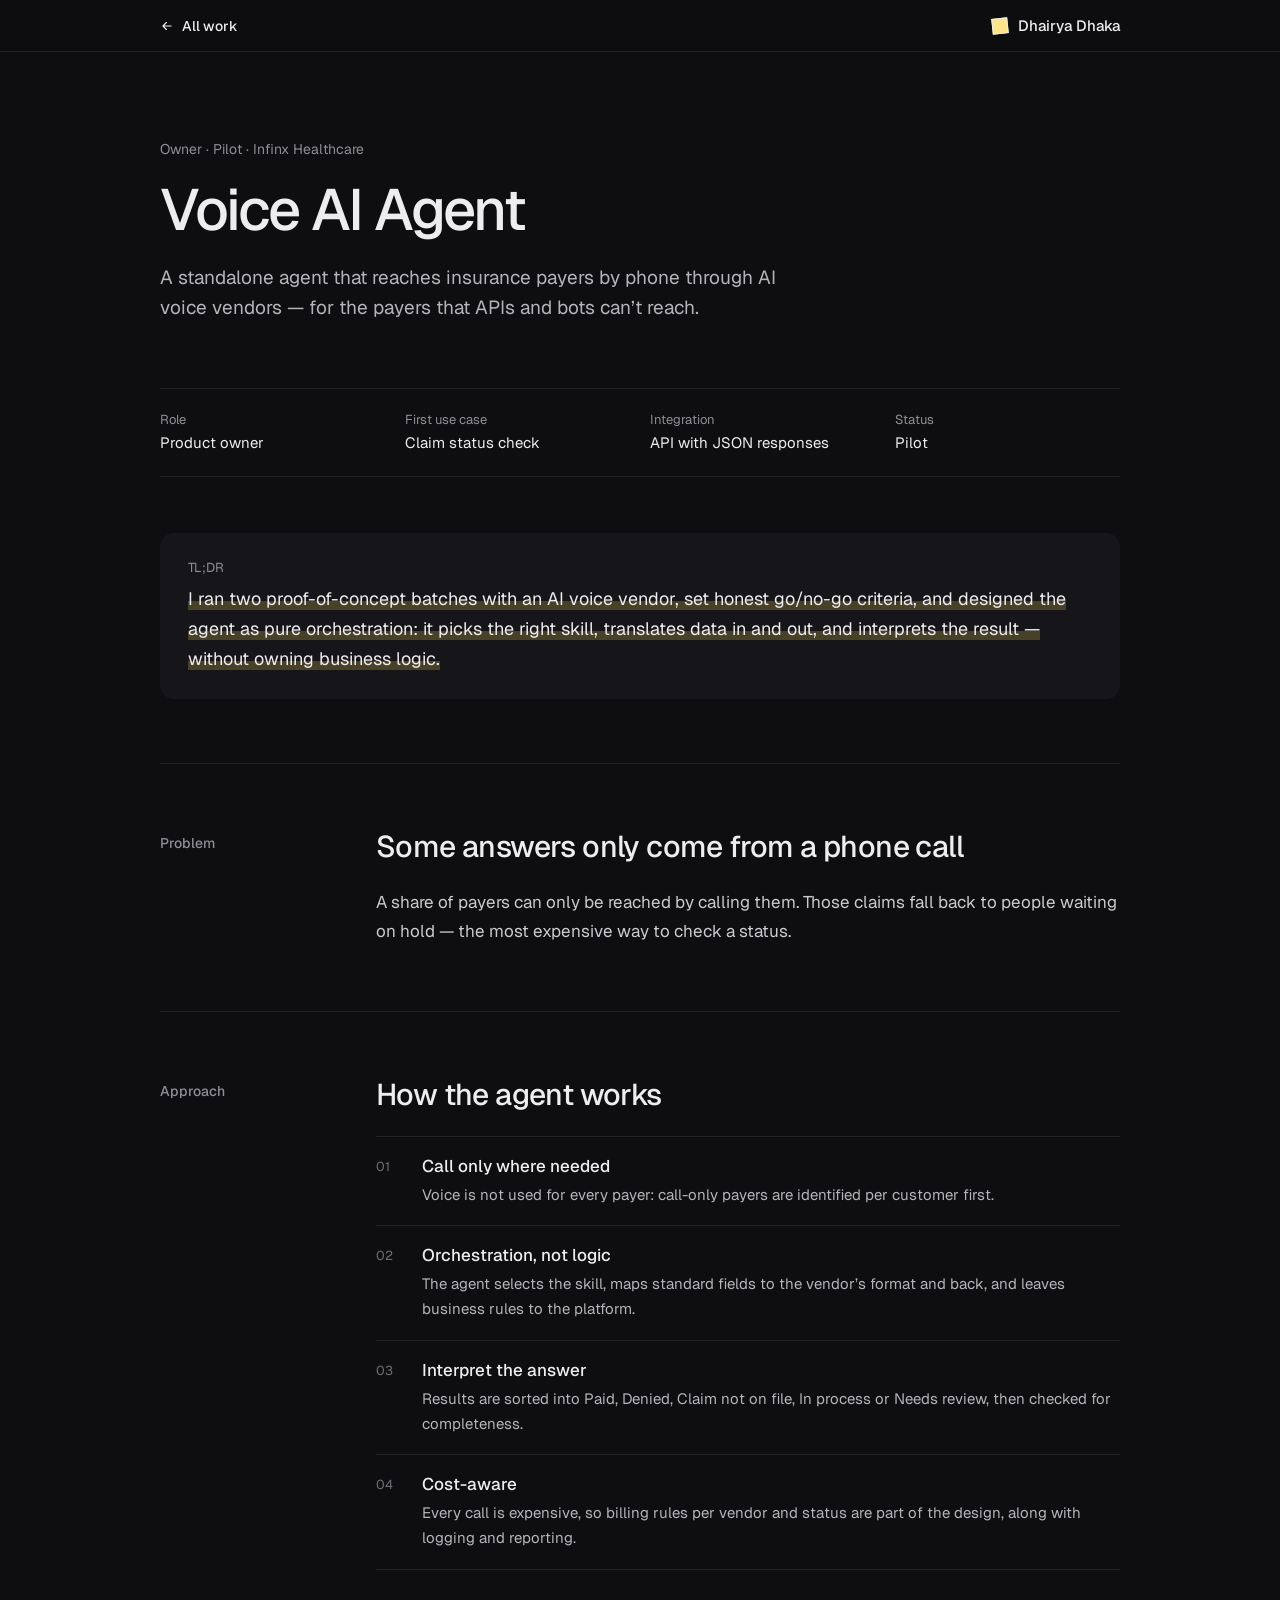
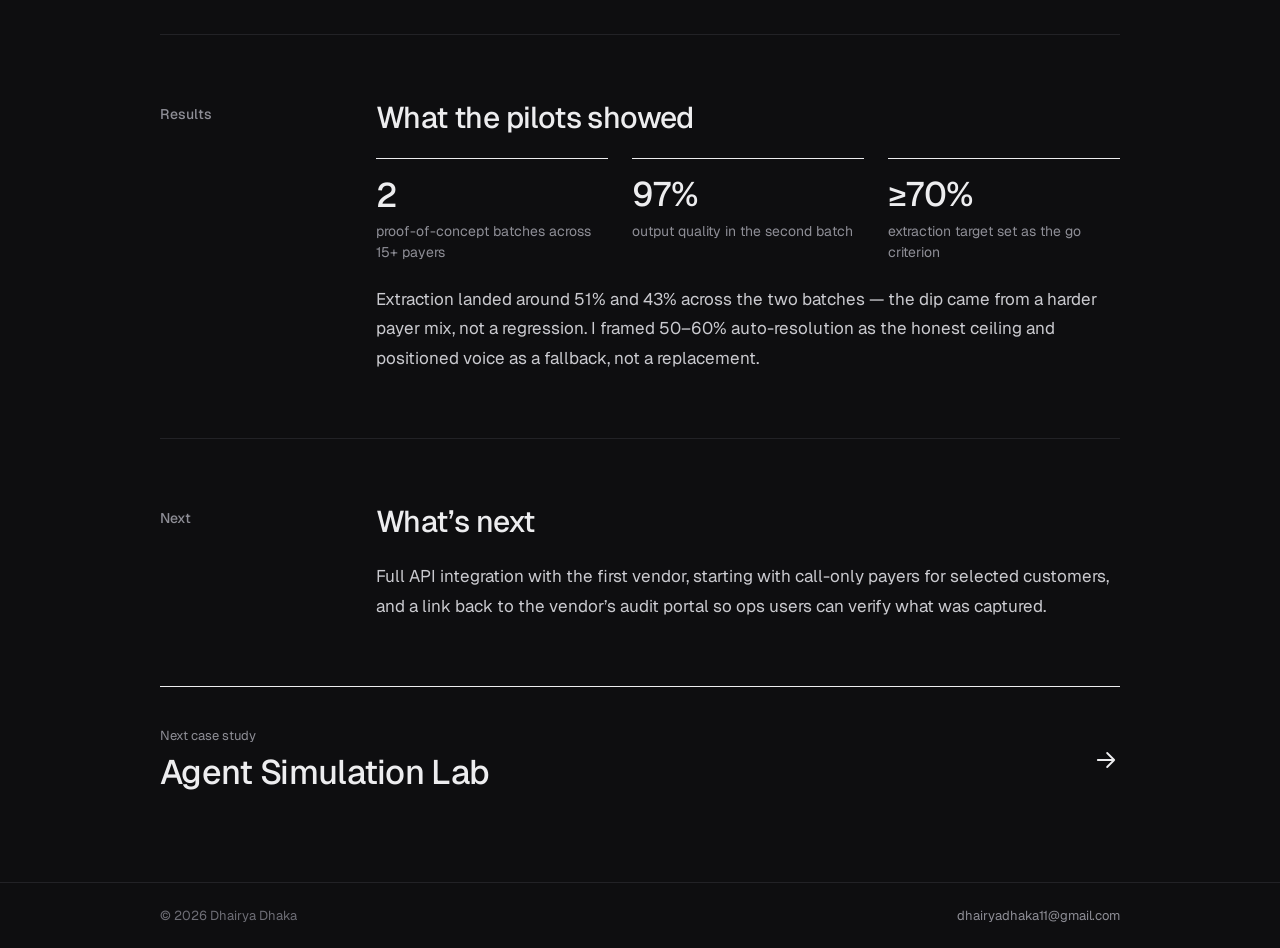
<file: voice-ai-agent-dark.html>
<!doctype html>
<html lang="en">
<head>
<meta charset="utf-8">
<meta name="viewport" content="width=device-width, initial-scale=1">
<title>Voice AI Agent — Dhairya Dhaka</title>
<meta name="description" content="Dhairya Dhaka — Product Manager building AI agents for healthcare operations.">
<link rel="preconnect" href="https://fonts.googleapis.com">
<link href="https://fonts.googleapis.com/css2?family=Geist:wght@300;400;500;600&amp;display=swap" rel="stylesheet">
<link rel="stylesheet" href="assets/ui.css?v=3">
<style>
:root{--ui-ink:#EDEDEF;--ui-muted:#8E8E96;--ui-line:#222226;--ui-bar:#3A3A40;--ui-peak:#FFE58A;--ui-tip-bg:#EDEDEF;--ui-tip-ink:#0B0B0C}
body{margin:0;background:#0E0E10}
html{scroll-behavior:smooth}
a{color:inherit}
.m-link{text-decoration:none;color:#8E8E96;transition:color .15s ease}
.m-link:hover{color:#EDEDEF}
.m-btn{transition:transform .2s ease}
.m-btn:hover{transform:translateY(-1px)}
.m-btn svg,.m-next svg{transition:transform .25s cubic-bezier(.2,.8,.2,1)}
.m-btn:hover svg{transform:translateX(-3px)}
.m-next:hover svg{transform:translateX(4px)}
.m-next .m-title{display:inline-block;transition:transform .35s cubic-bezier(.2,.8,.2,1)}
.m-next:hover .m-title{transform:translateX(6px)}
.h-up{animation:hUp .8s cubic-bezier(.2,.8,.2,1) backwards;animation-delay:var(--d,0s)}
@keyframes hUp{from{opacity:0;translate:0 18px}}
.ph-in{animation:phIn 1.1s cubic-bezier(.2,.8,.2,1) backwards .3s}
@keyframes phIn{from{clip-path:inset(100% 0 0 0 round 18px);scale:1.06}to{clip-path:inset(0 0 0 0 round 18px);scale:1}}
.m-progress{position:absolute;left:0;right:0;bottom:-1px;height:2px;background:#EDEDEF;transform:scaleX(0);transform-origin:0 50%}
.m-sec{position:relative}
.m-sec::before{content:"";position:absolute;left:0;top:-1px;height:1px;width:160px;background:#EDEDEF;transform:scaleX(0);transform-origin:left}
@supports (animation-timeline: scroll()){
.m-progress{animation:mProg linear both;animation-timeline:scroll(root)}
@keyframes mProg{to{transform:scaleX(1)}}
}
@supports (animation-timeline: view()){
.m-in{animation:mIn linear both;animation-timeline:view();animation-range:entry 0% cover 22%}
@keyframes mIn{from{opacity:0;translate:0 24px}to{opacity:1;translate:0 0}}
.m-sec::before{animation:mRule linear both;animation-timeline:view();animation-range:entry 10% cover 30%}
@keyframes mRule{to{transform:scaleX(1)}}
.m-st{animation:mIn linear both;animation-timeline:view();animation-range:entry calc(var(--i,0) * 5%) cover calc(18% + var(--i,0) * 5%)}
}
@media (prefers-reduced-motion: reduce){
html{scroll-behavior:auto}
*,*::before,*::after{animation:none !important;transition:none !important}
}
</style>
</head>
<body>
<div style="font-family: 'Geist', system-ui, sans-serif; color: #EDEDEF; background: #0E0E10; min-height: 100vh">

<header style="position: sticky; top: 0; z-index: 50; background: rgba(14,14,16,0.82); backdrop-filter: blur(10px); -webkit-backdrop-filter: blur(10px); border-bottom: 1px solid #222226">
<nav style="max-width: 960px; margin: 0 auto; padding: 16px 24px; display: flex; flex-wrap: wrap; justify-content: space-between; align-items: center; gap: 12px">
<a class="m-btn" href="dark.html" style="text-decoration: none; display: inline-flex; align-items: center; gap: 8px; font-size: 14px; font-weight: 500"><svg width="14" height="14" viewBox="0 0 24 24" fill="none" stroke="currentColor" stroke-width="2" stroke-linecap="round" stroke-linejoin="round" aria-hidden="true"><path d="M19 12H5M11 6l-6 6 6 6"></path></svg>All work</a>
<a href="dark.html" style="text-decoration: none; display: flex; align-items: center; gap: 10px; font-weight: 500; font-size: 15px"><span aria-hidden="true" style="width: 14px; height: 14px; background: #FFE58A; border: 1px solid #EDEDEF; rotate: -6deg"></span>Dhairya Dhaka</a>
</nav>
<div class="m-progress" aria-hidden="true"></div>
</header>

<main style="max-width: 960px; margin: 0 auto; padding: 0 24px">
<section style="padding: 88px 0 64px; display: flex; flex-wrap: wrap; gap: 40px; align-items: flex-end; justify-content: space-between">
<div style="flex: 1 1 480px; min-width: 0; display: flex; flex-direction: column; gap: 22px">
<span class="h-up" style="--d: .05s; font-size: 14px; color: #8E8E96">Owner · Pilot · Infinx Healthcare</span>
<h1 class="h-up" style="--d: .15s; margin: 0; font-size: clamp(38px, 5.4vw, 58px); font-weight: 500; line-height: 1.05; letter-spacing: -0.035em">Voice AI Agent</h1>
<p class="h-up" style="--d: .3s; margin: 0; font-size: 19px; line-height: 1.6; color: #B4B4BA; max-width: 620px">A standalone agent that reaches insurance payers by phone through AI voice vendors — for the payers that APIs and bots can’t reach.</p>
</div>

</section>

<dl class="h-up" style="--d: .45s; margin: 0 0 56px; display: grid; grid-template-columns: repeat(auto-fit, minmax(170px, 1fr)); gap: 20px; padding: 22px 0; border-top: 1px solid #222226; border-bottom: 1px solid #222226"><div><dt style="font-size: 13px; color: #8E8E96; margin-bottom: 4px">Role</dt><dd style="margin: 0; font-size: 15px; line-height: 1.5">Product owner</dd></div><div><dt style="font-size: 13px; color: #8E8E96; margin-bottom: 4px">First use case</dt><dd style="margin: 0; font-size: 15px; line-height: 1.5">Claim status check</dd></div><div><dt style="font-size: 13px; color: #8E8E96; margin-bottom: 4px">Integration</dt><dd style="margin: 0; font-size: 15px; line-height: 1.5">API with JSON responses</dd></div><div><dt style="font-size: 13px; color: #8E8E96; margin-bottom: 4px">Status</dt><dd style="margin: 0; font-size: 15px; line-height: 1.5">Pilot</dd></div></dl>

<div class="h-up" style="--d: .55s; margin-bottom: 64px; background: #16161A; border-radius: 14px; padding: 26px 28px; display: flex; flex-direction: column; gap: 8px">
<span style="font-size: 13px; color: #8E8E96">TL;DR</span>
<p data-ui-roll style="margin: 0; font-size: 18px; line-height: 1.65"><span style="background: linear-gradient(transparent 62%, rgba(255,214,90,0.22) 62%)">I ran two proof-of-concept batches with an AI voice vendor, set honest go/no-go criteria, and designed the agent as pure orchestration: it picks the right skill, translates data in and out, and interprets the result — without owning business logic.</span></p>
</div>

<section class="m-in m-sec" style="padding: 64px 0; border-top: 1px solid #222226; display: flex; flex-wrap: wrap; gap: 20px 56px">
<span style="flex: 0 0 160px; font-size: 14px; font-weight: 500; color: #8E8E96; padding-top: 6px">Problem</span>
<div style="flex: 1 1 520px; min-width: 0; display: flex; flex-direction: column; gap: 22px">
<h2 style="margin: 0; font-size: clamp(24px, 3vw, 30px); font-weight: 500; line-height: 1.25; letter-spacing: -0.02em">Some answers only come from a phone call</h2>
<p style="margin: 0; font-size: 17px; line-height: 1.75; color: #CACACF">A share of payers can only be reached by calling them. Those claims fall back to people waiting on hold — the most expensive way to check a status.</p>
</div>
</section>
<section class="m-in m-sec" style="padding: 64px 0; border-top: 1px solid #222226; display: flex; flex-wrap: wrap; gap: 20px 56px">
<span style="flex: 0 0 160px; font-size: 14px; font-weight: 500; color: #8E8E96; padding-top: 6px">Approach</span>
<div style="flex: 1 1 520px; min-width: 0; display: flex; flex-direction: column; gap: 22px">
<h2 style="margin: 0; font-size: clamp(24px, 3vw, 30px); font-weight: 500; line-height: 1.25; letter-spacing: -0.02em">How the agent works</h2>
<ol style="margin: 0; padding: 0; list-style: none; border-top: 1px solid #222226"><li class="m-st" style="--i: 0; display: flex; gap: 18px; padding: 18px 0; border-bottom: 1px solid #222226"><span style="flex: 0 0 28px; font-size: 13px; color: #6E6E76; padding-top: 3px">01</span><span style="display: flex; flex-direction: column; gap: 6px"><span style="font-size: 17px; font-weight: 500">Call only where needed</span><span style="font-size: 15px; line-height: 1.65; color: #B4B4BA">Voice is not used for every payer: call-only payers are identified per customer first.</span></span></li><li class="m-st" style="--i: 1; display: flex; gap: 18px; padding: 18px 0; border-bottom: 1px solid #222226"><span style="flex: 0 0 28px; font-size: 13px; color: #6E6E76; padding-top: 3px">02</span><span style="display: flex; flex-direction: column; gap: 6px"><span style="font-size: 17px; font-weight: 500">Orchestration, not logic</span><span style="font-size: 15px; line-height: 1.65; color: #B4B4BA">The agent selects the skill, maps standard fields to the vendor’s format and back, and leaves business rules to the platform.</span></span></li><li class="m-st" style="--i: 2; display: flex; gap: 18px; padding: 18px 0; border-bottom: 1px solid #222226"><span style="flex: 0 0 28px; font-size: 13px; color: #6E6E76; padding-top: 3px">03</span><span style="display: flex; flex-direction: column; gap: 6px"><span style="font-size: 17px; font-weight: 500">Interpret the answer</span><span style="font-size: 15px; line-height: 1.65; color: #B4B4BA">Results are sorted into Paid, Denied, Claim not on file, In process or Needs review, then checked for completeness.</span></span></li><li class="m-st" style="--i: 3; display: flex; gap: 18px; padding: 18px 0; border-bottom: 1px solid #222226"><span style="flex: 0 0 28px; font-size: 13px; color: #6E6E76; padding-top: 3px">04</span><span style="display: flex; flex-direction: column; gap: 6px"><span style="font-size: 17px; font-weight: 500">Cost-aware</span><span style="font-size: 15px; line-height: 1.65; color: #B4B4BA">Every call is expensive, so billing rules per vendor and status are part of the design, along with logging and reporting.</span></span></li></ol>
</div>
</section>
<section class="m-in m-sec" style="padding: 64px 0; border-top: 1px solid #222226; display: flex; flex-wrap: wrap; gap: 20px 56px">
<span style="flex: 0 0 160px; font-size: 14px; font-weight: 500; color: #8E8E96; padding-top: 6px">Results</span>
<div style="flex: 1 1 520px; min-width: 0; display: flex; flex-direction: column; gap: 22px">
<h2 style="margin: 0; font-size: clamp(24px, 3vw, 30px); font-weight: 500; line-height: 1.25; letter-spacing: -0.02em">What the pilots showed</h2>
<div style="display: grid; grid-template-columns: repeat(auto-fit, minmax(170px, 1fr)); gap: 24px"><div class="m-st" style="--i: 0; display: flex; flex-direction: column; gap: 6px; padding-top: 16px; border-top: 1px solid #EDEDEF"><span data-ui-roll="all" style="font-size: clamp(26px, 3.2vw, 34px); font-weight: 500; letter-spacing: -0.02em; line-height: 1.1">2</span><span style="font-size: 14px; line-height: 1.5; color: #8E8E96">proof-of-concept batches across 15+ payers</span></div><div class="m-st" style="--i: 1; display: flex; flex-direction: column; gap: 6px; padding-top: 16px; border-top: 1px solid #EDEDEF"><span data-ui-roll="all" style="font-size: clamp(26px, 3.2vw, 34px); font-weight: 500; letter-spacing: -0.02em; line-height: 1.1">97%</span><span style="font-size: 14px; line-height: 1.5; color: #8E8E96">output quality in the second batch</span></div><div class="m-st" style="--i: 2; display: flex; flex-direction: column; gap: 6px; padding-top: 16px; border-top: 1px solid #EDEDEF"><span data-ui-roll="all" style="font-size: clamp(26px, 3.2vw, 34px); font-weight: 500; letter-spacing: -0.02em; line-height: 1.1">≥70%</span><span style="font-size: 14px; line-height: 1.5; color: #8E8E96">extraction target set as the go criterion</span></div></div>
<p style="margin: 0; font-size: 17px; line-height: 1.75; color: #CACACF">Extraction landed around 51% and 43% across the two batches — the dip came from a harder payer mix, not a regression. I framed 50–60% auto-resolution as the honest ceiling and positioned voice as a fallback, not a replacement.</p>
</div>
</section>
<section class="m-in m-sec" style="padding: 64px 0; border-top: 1px solid #222226; display: flex; flex-wrap: wrap; gap: 20px 56px">
<span style="flex: 0 0 160px; font-size: 14px; font-weight: 500; color: #8E8E96; padding-top: 6px">Next</span>
<div style="flex: 1 1 520px; min-width: 0; display: flex; flex-direction: column; gap: 22px">
<h2 style="margin: 0; font-size: clamp(24px, 3vw, 30px); font-weight: 500; line-height: 1.25; letter-spacing: -0.02em">What’s next</h2>
<p style="margin: 0; font-size: 17px; line-height: 1.75; color: #CACACF">Full API integration with the first vendor, starting with call-only payers for selected customers, and a link back to the vendor’s audit portal so ops users can verify what was captured.</p>
</div>
</section>

<a class="m-next" href="agent-simulation-lab-dark.html" style="text-decoration: none; display: flex; justify-content: space-between; align-items: center; gap: 16px; padding: 40px 0 88px; border-top: 1px solid #EDEDEF">
<span style="display: flex; flex-direction: column; gap: 6px"><span style="font-size: 13px; color: #8E8E96">Next case study</span><span class="m-title" style="font-size: clamp(24px, 3.4vw, 34px); font-weight: 500; letter-spacing: -0.02em">Agent Simulation Lab</span></span>
<svg width="28" height="28" viewBox="0 0 24 24" fill="none" stroke="currentColor" stroke-width="1.6" stroke-linecap="round" stroke-linejoin="round" aria-hidden="true"><path d="M5 12h14M13 6l6 6-6 6"></path></svg>
</a>
</main>

<footer style="border-top: 1px solid #222226">
<div style="max-width: 960px; margin: 0 auto; padding: 24px; display: flex; flex-wrap: wrap; justify-content: space-between; gap: 8px; font-size: 13px; color: #6E6E76">
<span>© 2026 Dhairya Dhaka</span>
<a class="m-link" href="mailto:dhairyadhaka11@gmail.com">dhairyadhaka11@gmail.com</a>
</div>
</footer>
</div>
<script src="assets/ui.js?v=3"></script>
</body>
</html>
</file>
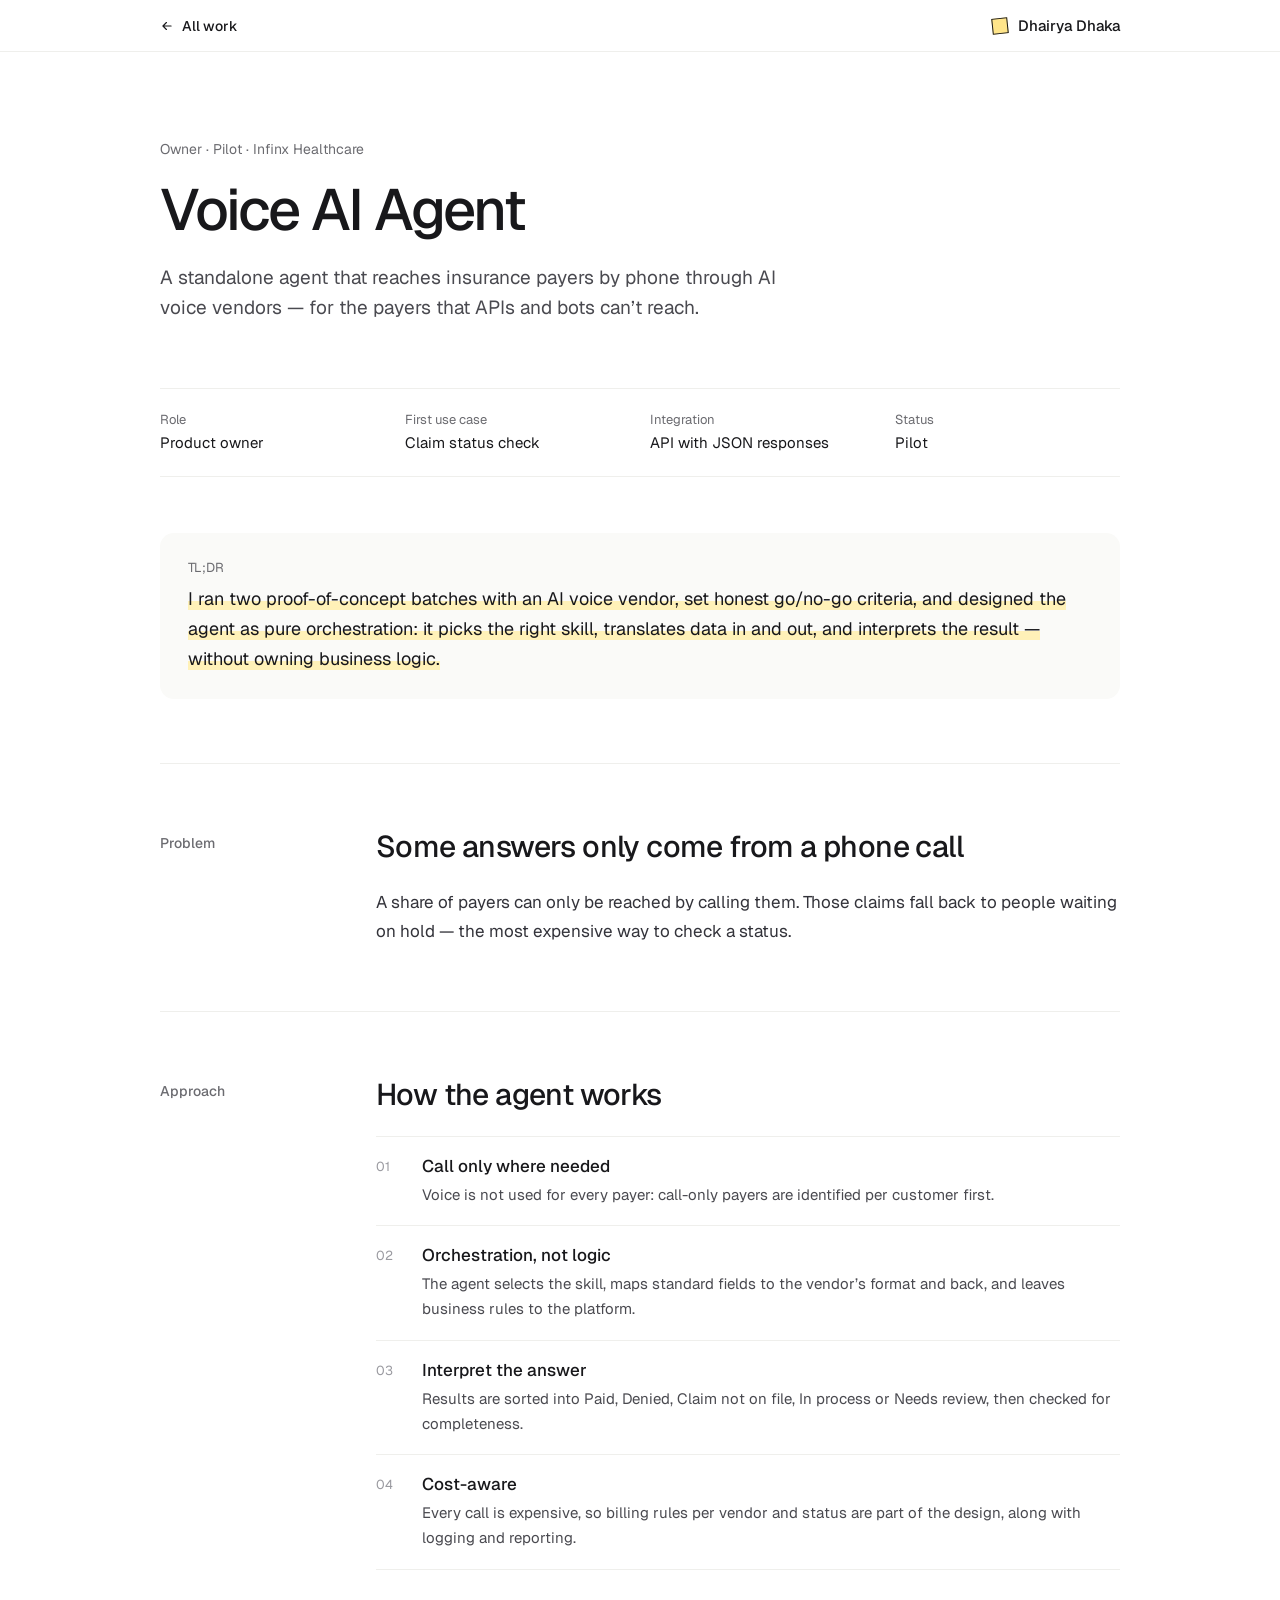
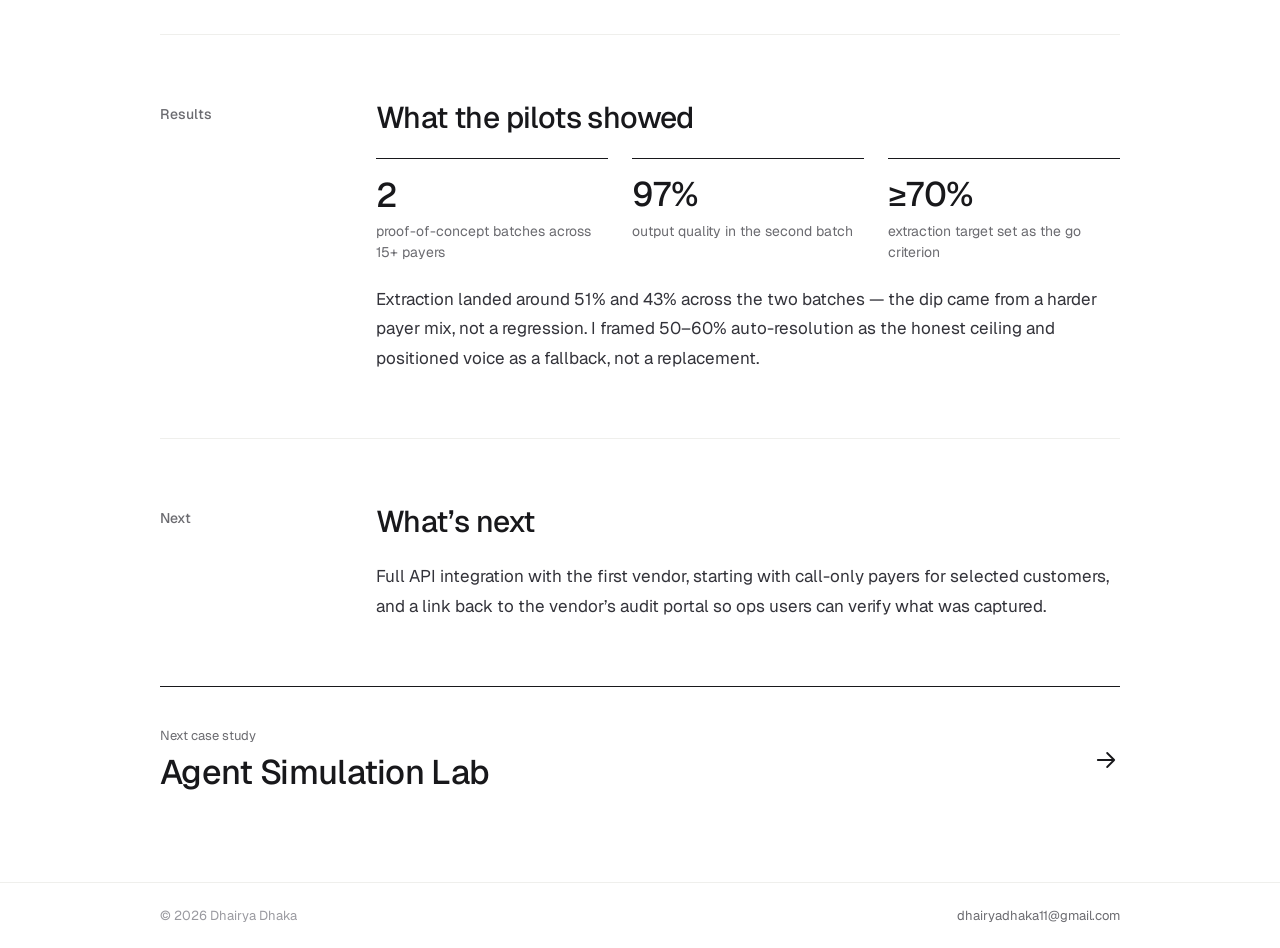
<file: voice-ai-agent.html>
<!doctype html>
<html lang="en">
<head>
<meta charset="utf-8">
<meta name="viewport" content="width=device-width, initial-scale=1">
<title>Voice AI Agent — Dhairya Dhaka</title>
<meta name="description" content="Dhairya Dhaka — Product Manager building AI agents for healthcare operations.">
<link rel="preconnect" href="https://fonts.googleapis.com">
<link href="https://fonts.googleapis.com/css2?family=Geist:wght@300;400;500;600&amp;display=swap" rel="stylesheet">
<link rel="stylesheet" href="assets/ui.css?v=3">
<style>
:root{--ui-ink:#18181B;--ui-muted:#6B6B70;--ui-line:#EFEFEC;--ui-bar:#D9D9D4;--ui-peak:#FFE58A;--ui-tip-bg:#18181B;--ui-tip-ink:#FFFFFF}
body{margin:0;background:#FFFFFF}
html{scroll-behavior:smooth}
a{color:inherit}
.m-link{text-decoration:none;color:#6B6B70;transition:color .15s ease}
.m-link:hover{color:#18181B}
.m-btn{transition:transform .2s ease}
.m-btn:hover{transform:translateY(-1px)}
.m-btn svg,.m-next svg{transition:transform .25s cubic-bezier(.2,.8,.2,1)}
.m-btn:hover svg{transform:translateX(-3px)}
.m-next:hover svg{transform:translateX(4px)}
.m-next .m-title{display:inline-block;transition:transform .35s cubic-bezier(.2,.8,.2,1)}
.m-next:hover .m-title{transform:translateX(6px)}
.h-up{animation:hUp .8s cubic-bezier(.2,.8,.2,1) backwards;animation-delay:var(--d,0s)}
@keyframes hUp{from{opacity:0;translate:0 18px}}
.ph-in{animation:phIn 1.1s cubic-bezier(.2,.8,.2,1) backwards .3s}
@keyframes phIn{from{clip-path:inset(100% 0 0 0 round 18px);scale:1.06}to{clip-path:inset(0 0 0 0 round 18px);scale:1}}
.m-progress{position:absolute;left:0;right:0;bottom:-1px;height:2px;background:#18181B;transform:scaleX(0);transform-origin:0 50%}
.m-sec{position:relative}
.m-sec::before{content:"";position:absolute;left:0;top:-1px;height:1px;width:160px;background:#18181B;transform:scaleX(0);transform-origin:left}
@supports (animation-timeline: scroll()){
.m-progress{animation:mProg linear both;animation-timeline:scroll(root)}
@keyframes mProg{to{transform:scaleX(1)}}
}
@supports (animation-timeline: view()){
.m-in{animation:mIn linear both;animation-timeline:view();animation-range:entry 0% cover 22%}
@keyframes mIn{from{opacity:0;translate:0 24px}to{opacity:1;translate:0 0}}
.m-sec::before{animation:mRule linear both;animation-timeline:view();animation-range:entry 10% cover 30%}
@keyframes mRule{to{transform:scaleX(1)}}
.m-st{animation:mIn linear both;animation-timeline:view();animation-range:entry calc(var(--i,0) * 5%) cover calc(18% + var(--i,0) * 5%)}
}
@media (prefers-reduced-motion: reduce){
html{scroll-behavior:auto}
*,*::before,*::after{animation:none !important;transition:none !important}
}
</style>
</head>
<body>
<div style="font-family: 'Geist', system-ui, sans-serif; color: #18181B; background: #FFFFFF; min-height: 100vh">

<header style="position: sticky; top: 0; z-index: 50; background: rgba(255,255,255,0.88); backdrop-filter: blur(10px); -webkit-backdrop-filter: blur(10px); border-bottom: 1px solid #EFEFEC">
<nav style="max-width: 960px; margin: 0 auto; padding: 16px 24px; display: flex; flex-wrap: wrap; justify-content: space-between; align-items: center; gap: 12px">
<a class="m-btn" href="index.html" style="text-decoration: none; display: inline-flex; align-items: center; gap: 8px; font-size: 14px; font-weight: 500"><svg width="14" height="14" viewBox="0 0 24 24" fill="none" stroke="currentColor" stroke-width="2" stroke-linecap="round" stroke-linejoin="round" aria-hidden="true"><path d="M19 12H5M11 6l-6 6 6 6"></path></svg>All work</a>
<a href="index.html" style="text-decoration: none; display: flex; align-items: center; gap: 10px; font-weight: 500; font-size: 15px"><span aria-hidden="true" style="width: 14px; height: 14px; background: #FFE58A; border: 1px solid #18181B; rotate: -6deg"></span>Dhairya Dhaka</a>
</nav>
<div class="m-progress" aria-hidden="true"></div>
</header>

<main style="max-width: 960px; margin: 0 auto; padding: 0 24px">
<section style="padding: 88px 0 64px; display: flex; flex-wrap: wrap; gap: 40px; align-items: flex-end; justify-content: space-between">
<div style="flex: 1 1 480px; min-width: 0; display: flex; flex-direction: column; gap: 22px">
<span class="h-up" style="--d: .05s; font-size: 14px; color: #6B6B70">Owner · Pilot · Infinx Healthcare</span>
<h1 class="h-up" style="--d: .15s; margin: 0; font-size: clamp(38px, 5.4vw, 58px); font-weight: 500; line-height: 1.05; letter-spacing: -0.035em">Voice AI Agent</h1>
<p class="h-up" style="--d: .3s; margin: 0; font-size: 19px; line-height: 1.6; color: #4A4A50; max-width: 620px">A standalone agent that reaches insurance payers by phone through AI voice vendors — for the payers that APIs and bots can’t reach.</p>
</div>

</section>

<dl class="h-up" style="--d: .45s; margin: 0 0 56px; display: grid; grid-template-columns: repeat(auto-fit, minmax(170px, 1fr)); gap: 20px; padding: 22px 0; border-top: 1px solid #EFEFEC; border-bottom: 1px solid #EFEFEC"><div><dt style="font-size: 13px; color: #6B6B70; margin-bottom: 4px">Role</dt><dd style="margin: 0; font-size: 15px; line-height: 1.5">Product owner</dd></div><div><dt style="font-size: 13px; color: #6B6B70; margin-bottom: 4px">First use case</dt><dd style="margin: 0; font-size: 15px; line-height: 1.5">Claim status check</dd></div><div><dt style="font-size: 13px; color: #6B6B70; margin-bottom: 4px">Integration</dt><dd style="margin: 0; font-size: 15px; line-height: 1.5">API with JSON responses</dd></div><div><dt style="font-size: 13px; color: #6B6B70; margin-bottom: 4px">Status</dt><dd style="margin: 0; font-size: 15px; line-height: 1.5">Pilot</dd></div></dl>

<div class="h-up" style="--d: .55s; margin-bottom: 64px; background: #FAFAF8; border-radius: 14px; padding: 26px 28px; display: flex; flex-direction: column; gap: 8px">
<span style="font-size: 13px; color: #6B6B70">TL;DR</span>
<p data-ui-roll style="margin: 0; font-size: 18px; line-height: 1.65"><span style="background: linear-gradient(transparent 62%, #FFF1B8 62%)">I ran two proof-of-concept batches with an AI voice vendor, set honest go/no-go criteria, and designed the agent as pure orchestration: it picks the right skill, translates data in and out, and interprets the result — without owning business logic.</span></p>
</div>

<section class="m-in m-sec" style="padding: 64px 0; border-top: 1px solid #EFEFEC; display: flex; flex-wrap: wrap; gap: 20px 56px">
<span style="flex: 0 0 160px; font-size: 14px; font-weight: 500; color: #6B6B70; padding-top: 6px">Problem</span>
<div style="flex: 1 1 520px; min-width: 0; display: flex; flex-direction: column; gap: 22px">
<h2 style="margin: 0; font-size: clamp(24px, 3vw, 30px); font-weight: 500; line-height: 1.25; letter-spacing: -0.02em">Some answers only come from a phone call</h2>
<p style="margin: 0; font-size: 17px; line-height: 1.75; color: #33333A">A share of payers can only be reached by calling them. Those claims fall back to people waiting on hold — the most expensive way to check a status.</p>
</div>
</section>
<section class="m-in m-sec" style="padding: 64px 0; border-top: 1px solid #EFEFEC; display: flex; flex-wrap: wrap; gap: 20px 56px">
<span style="flex: 0 0 160px; font-size: 14px; font-weight: 500; color: #6B6B70; padding-top: 6px">Approach</span>
<div style="flex: 1 1 520px; min-width: 0; display: flex; flex-direction: column; gap: 22px">
<h2 style="margin: 0; font-size: clamp(24px, 3vw, 30px); font-weight: 500; line-height: 1.25; letter-spacing: -0.02em">How the agent works</h2>
<ol style="margin: 0; padding: 0; list-style: none; border-top: 1px solid #EFEFEC"><li class="m-st" style="--i: 0; display: flex; gap: 18px; padding: 18px 0; border-bottom: 1px solid #EFEFEC"><span style="flex: 0 0 28px; font-size: 13px; color: #9A9AA0; padding-top: 3px">01</span><span style="display: flex; flex-direction: column; gap: 6px"><span style="font-size: 17px; font-weight: 500">Call only where needed</span><span style="font-size: 15px; line-height: 1.65; color: #4A4A50">Voice is not used for every payer: call-only payers are identified per customer first.</span></span></li><li class="m-st" style="--i: 1; display: flex; gap: 18px; padding: 18px 0; border-bottom: 1px solid #EFEFEC"><span style="flex: 0 0 28px; font-size: 13px; color: #9A9AA0; padding-top: 3px">02</span><span style="display: flex; flex-direction: column; gap: 6px"><span style="font-size: 17px; font-weight: 500">Orchestration, not logic</span><span style="font-size: 15px; line-height: 1.65; color: #4A4A50">The agent selects the skill, maps standard fields to the vendor’s format and back, and leaves business rules to the platform.</span></span></li><li class="m-st" style="--i: 2; display: flex; gap: 18px; padding: 18px 0; border-bottom: 1px solid #EFEFEC"><span style="flex: 0 0 28px; font-size: 13px; color: #9A9AA0; padding-top: 3px">03</span><span style="display: flex; flex-direction: column; gap: 6px"><span style="font-size: 17px; font-weight: 500">Interpret the answer</span><span style="font-size: 15px; line-height: 1.65; color: #4A4A50">Results are sorted into Paid, Denied, Claim not on file, In process or Needs review, then checked for completeness.</span></span></li><li class="m-st" style="--i: 3; display: flex; gap: 18px; padding: 18px 0; border-bottom: 1px solid #EFEFEC"><span style="flex: 0 0 28px; font-size: 13px; color: #9A9AA0; padding-top: 3px">04</span><span style="display: flex; flex-direction: column; gap: 6px"><span style="font-size: 17px; font-weight: 500">Cost-aware</span><span style="font-size: 15px; line-height: 1.65; color: #4A4A50">Every call is expensive, so billing rules per vendor and status are part of the design, along with logging and reporting.</span></span></li></ol>
</div>
</section>
<section class="m-in m-sec" style="padding: 64px 0; border-top: 1px solid #EFEFEC; display: flex; flex-wrap: wrap; gap: 20px 56px">
<span style="flex: 0 0 160px; font-size: 14px; font-weight: 500; color: #6B6B70; padding-top: 6px">Results</span>
<div style="flex: 1 1 520px; min-width: 0; display: flex; flex-direction: column; gap: 22px">
<h2 style="margin: 0; font-size: clamp(24px, 3vw, 30px); font-weight: 500; line-height: 1.25; letter-spacing: -0.02em">What the pilots showed</h2>
<div style="display: grid; grid-template-columns: repeat(auto-fit, minmax(170px, 1fr)); gap: 24px"><div class="m-st" style="--i: 0; display: flex; flex-direction: column; gap: 6px; padding-top: 16px; border-top: 1px solid #18181B"><span data-ui-roll="all" style="font-size: clamp(26px, 3.2vw, 34px); font-weight: 500; letter-spacing: -0.02em; line-height: 1.1">2</span><span style="font-size: 14px; line-height: 1.5; color: #6B6B70">proof-of-concept batches across 15+ payers</span></div><div class="m-st" style="--i: 1; display: flex; flex-direction: column; gap: 6px; padding-top: 16px; border-top: 1px solid #18181B"><span data-ui-roll="all" style="font-size: clamp(26px, 3.2vw, 34px); font-weight: 500; letter-spacing: -0.02em; line-height: 1.1">97%</span><span style="font-size: 14px; line-height: 1.5; color: #6B6B70">output quality in the second batch</span></div><div class="m-st" style="--i: 2; display: flex; flex-direction: column; gap: 6px; padding-top: 16px; border-top: 1px solid #18181B"><span data-ui-roll="all" style="font-size: clamp(26px, 3.2vw, 34px); font-weight: 500; letter-spacing: -0.02em; line-height: 1.1">≥70%</span><span style="font-size: 14px; line-height: 1.5; color: #6B6B70">extraction target set as the go criterion</span></div></div>
<p style="margin: 0; font-size: 17px; line-height: 1.75; color: #33333A">Extraction landed around 51% and 43% across the two batches — the dip came from a harder payer mix, not a regression. I framed 50–60% auto-resolution as the honest ceiling and positioned voice as a fallback, not a replacement.</p>
</div>
</section>
<section class="m-in m-sec" style="padding: 64px 0; border-top: 1px solid #EFEFEC; display: flex; flex-wrap: wrap; gap: 20px 56px">
<span style="flex: 0 0 160px; font-size: 14px; font-weight: 500; color: #6B6B70; padding-top: 6px">Next</span>
<div style="flex: 1 1 520px; min-width: 0; display: flex; flex-direction: column; gap: 22px">
<h2 style="margin: 0; font-size: clamp(24px, 3vw, 30px); font-weight: 500; line-height: 1.25; letter-spacing: -0.02em">What’s next</h2>
<p style="margin: 0; font-size: 17px; line-height: 1.75; color: #33333A">Full API integration with the first vendor, starting with call-only payers for selected customers, and a link back to the vendor’s audit portal so ops users can verify what was captured.</p>
</div>
</section>

<a class="m-next" href="agent-simulation-lab.html" style="text-decoration: none; display: flex; justify-content: space-between; align-items: center; gap: 16px; padding: 40px 0 88px; border-top: 1px solid #18181B">
<span style="display: flex; flex-direction: column; gap: 6px"><span style="font-size: 13px; color: #6B6B70">Next case study</span><span class="m-title" style="font-size: clamp(24px, 3.4vw, 34px); font-weight: 500; letter-spacing: -0.02em">Agent Simulation Lab</span></span>
<svg width="28" height="28" viewBox="0 0 24 24" fill="none" stroke="currentColor" stroke-width="1.6" stroke-linecap="round" stroke-linejoin="round" aria-hidden="true"><path d="M5 12h14M13 6l6 6-6 6"></path></svg>
</a>
</main>

<footer style="border-top: 1px solid #EFEFEC">
<div style="max-width: 960px; margin: 0 auto; padding: 24px; display: flex; flex-wrap: wrap; justify-content: space-between; gap: 8px; font-size: 13px; color: #9A9AA0">
<span>© 2026 Dhairya Dhaka</span>
<a class="m-link" href="mailto:dhairyadhaka11@gmail.com">dhairyadhaka11@gmail.com</a>
</div>
</footer>
</div>
<script src="assets/ui.js?v=3"></script>
</body>
</html>
</file>
<file: assets/ui.css>
/* Shared interaction styles: rolling numbers, screenshot accordion, bar chart, Toolkit magnify.
   Each page sets the colour tokens (--ui-ink, --ui-muted, --ui-line, --ui-bar, --ui-peak, --ui-tip-bg, --ui-tip-ink). */

/* ---------- rolling numbers ---------- */
.ui-roll{white-space:nowrap}
.ui-sr{position:absolute;width:1px;height:1px;overflow:hidden;clip:rect(0 0 0 0);clip-path:inset(50%);white-space:nowrap}
/* clip-path (not overflow) clips the digit stack, so the digit keeps sitting on the text baseline */
.ui-d{position:relative;display:inline-block;line-height:1.15;height:1.15em;clip-path:inset(0);vertical-align:baseline}
.ui-d>b{visibility:hidden;font-weight:inherit}
.ui-d>i{position:absolute;left:0;top:0;display:flex;flex-direction:column;font-style:normal;transform:translateY(0);
  transition:transform 1.1s cubic-bezier(.2,.8,.2,1);transition-delay:calc(var(--k,0) * 70ms)}
.ui-d>i>span{display:block;height:1.15em;line-height:1.15}
.ui-roll.is-in .ui-d>i{transform:translateY(calc(var(--d) * -1.15em))}
@media (prefers-reduced-motion: reduce){.ui-d>i{transform:translateY(calc(var(--d) * -1.15em))!important;transition:none!important}}

/* ---------- screenshot accordion (wide screens; phones keep the normal stacked layout) ---------- */
@media (min-width: 720px){
  .ui-gal{display:flex!important;flex-direction:row!important;gap:12px!important;height:var(--gal-h,520px)}
  .ui-gal>figure{flex:1 1 0;min-width:0;cursor:pointer;transition:flex-grow .55s cubic-bezier(.2,.8,.2,1);outline:none}
  .ui-gal>figure.is-open{flex-grow:var(--gal-open,4);cursor:default}
  .ui-gal>figure>img,.ui-gal>figure>div{flex:1 1 auto;min-height:0}
  .ui-gal>figure img{height:100%!important;width:100%!important;aspect-ratio:auto!important;object-fit:cover;object-position:top left}
  .ui-gal>figure>div{overflow:hidden}
  .ui-gal>figure>figcaption{flex:0 0 auto;height:var(--gal-cap,72px);overflow:hidden;opacity:0;transition:opacity .3s ease}
  .ui-gal>figure.is-open>figcaption{opacity:1;transition-delay:.15s}
  /* wide desktop screenshots: show the whole open one, not a crop */
  .ui-gal>figure.is-open img{object-fit:var(--gal-fit,cover);object-position:var(--gal-pos,top left)}
  .ui-gal>figure:not(.is-open):hover img{filter:brightness(1.04)}
  .ui-gal>figure:focus-visible{box-shadow:0 0 0 2px var(--ui-ink);border-radius:18px}
}

/* ---------- bar chart ---------- */
.ui-chart{position:relative;padding:8px 4px 0}
.ui-chart-plot{position:relative;display:flex;align-items:flex-end;gap:10px;height:220px;border-bottom:1px solid var(--ui-line)}
.ui-chart-line{position:absolute;left:0;right:0;border-top:1.5px dashed var(--ui-muted);opacity:.6}
.ui-chart-line>span{position:absolute;right:0;bottom:4px;font-size:12px;color:var(--ui-muted)}
.ui-bar{position:relative;flex:1 1 0;height:var(--h);display:flex;justify-content:center;outline:none}
.ui-bar>i{position:absolute;inset:0;border-radius:7px 7px 0 0;background:var(--ui-bar);transform-origin:bottom;transform:scaleY(0);
  transition:transform .8s cubic-bezier(.2,.8,.2,1),filter .2s ease;transition-delay:calc(var(--k) * 60ms)}
.ui-bar.is-peak>i{background:var(--ui-peak)}
.ui-bar.is-part>i{opacity:.5}
.ui-chart.is-in .ui-bar>i{transform:scaleY(1)}
.ui-bar:hover>i,.ui-bar:focus-visible>i{filter:brightness(.92)}
.ui-bar>em{position:relative;margin-top:8px;font-style:normal;font-size:13px;font-weight:500;color:var(--ui-ink);opacity:0;transition:opacity .4s ease;transition-delay:calc(var(--k) * 60ms + .45s)}
.ui-chart.is-in .ui-bar>em{opacity:1}
.ui-tip{position:absolute;bottom:calc(100% + 8px);left:50%;transform:translate(-50%,4px);padding:6px 10px;border-radius:8px;background:var(--ui-tip-bg);color:var(--ui-tip-ink);
  font-size:12px;line-height:1.35;white-space:nowrap;pointer-events:none;opacity:0;transition:opacity .15s ease,transform .15s ease;z-index:2}
.ui-bar:hover .ui-tip,.ui-bar:focus-visible .ui-tip{opacity:1;transform:translate(-50%,0)}
/* bars near the edges open their tooltip inward, so it never pokes past a phone screen
   (the plot's first child is the "one a day" line, so bars start at child 2) */
.ui-bar:nth-child(-n+4) .ui-tip{left:0;transform:translate(0,4px)}
.ui-bar:nth-last-child(-n+3) .ui-tip{left:auto;right:0;transform:translate(0,4px)}
.ui-bar:nth-child(-n+4):hover .ui-tip,.ui-bar:nth-child(-n+4):focus-visible .ui-tip,
.ui-bar:nth-last-child(-n+3):hover .ui-tip,.ui-bar:nth-last-child(-n+3):focus-visible .ui-tip{transform:translate(0,0)}
.ui-chart-x{display:flex;gap:10px;padding-top:8px}
.ui-chart-x>span{flex:1 1 0;text-align:center;font-size:12px;line-height:1.3;color:var(--ui-muted)}
@media (max-width: 560px){.ui-chart-plot,.ui-chart-x{gap:5px}.ui-chart-x>span{font-size:10.5px}.ui-bar>em{font-size:11.5px}}
@media (prefers-reduced-motion: reduce){.ui-bar>i{transform:scaleY(1)!important}.ui-bar>em{opacity:1!important}}

/* ---------- hero dot field ---------- */
/* sits behind the hero content, lets clicks through, and fades out towards its edges */
.m-field{position:absolute;inset:0;width:100%;height:100%;z-index:0;pointer-events:none;color:var(--ui-ink);
  -webkit-mask-image:radial-gradient(ellipse 72% 78% at 50% 50%,#000 35%,transparent 80%);mask-image:radial-gradient(ellipse 72% 78% at 50% 50%,#000 35%,transparent 80%)}
.m-field ~ *{position:relative;z-index:1}

/* ---------- Toolkit magnify (pointer devices only) ---------- */
@media (hover: hover) and (pointer: fine){
  #tools .m-logo,#tools .m-logo-img{transform:translateY(calc(var(--mag,0) * -6px)) scale(calc(1 + var(--mag,0) * .45))!important;transition:transform .18s ease-out!important}
  #tools .m-tool{transition:border-color .2s ease,background .2s ease}
}
</file>
